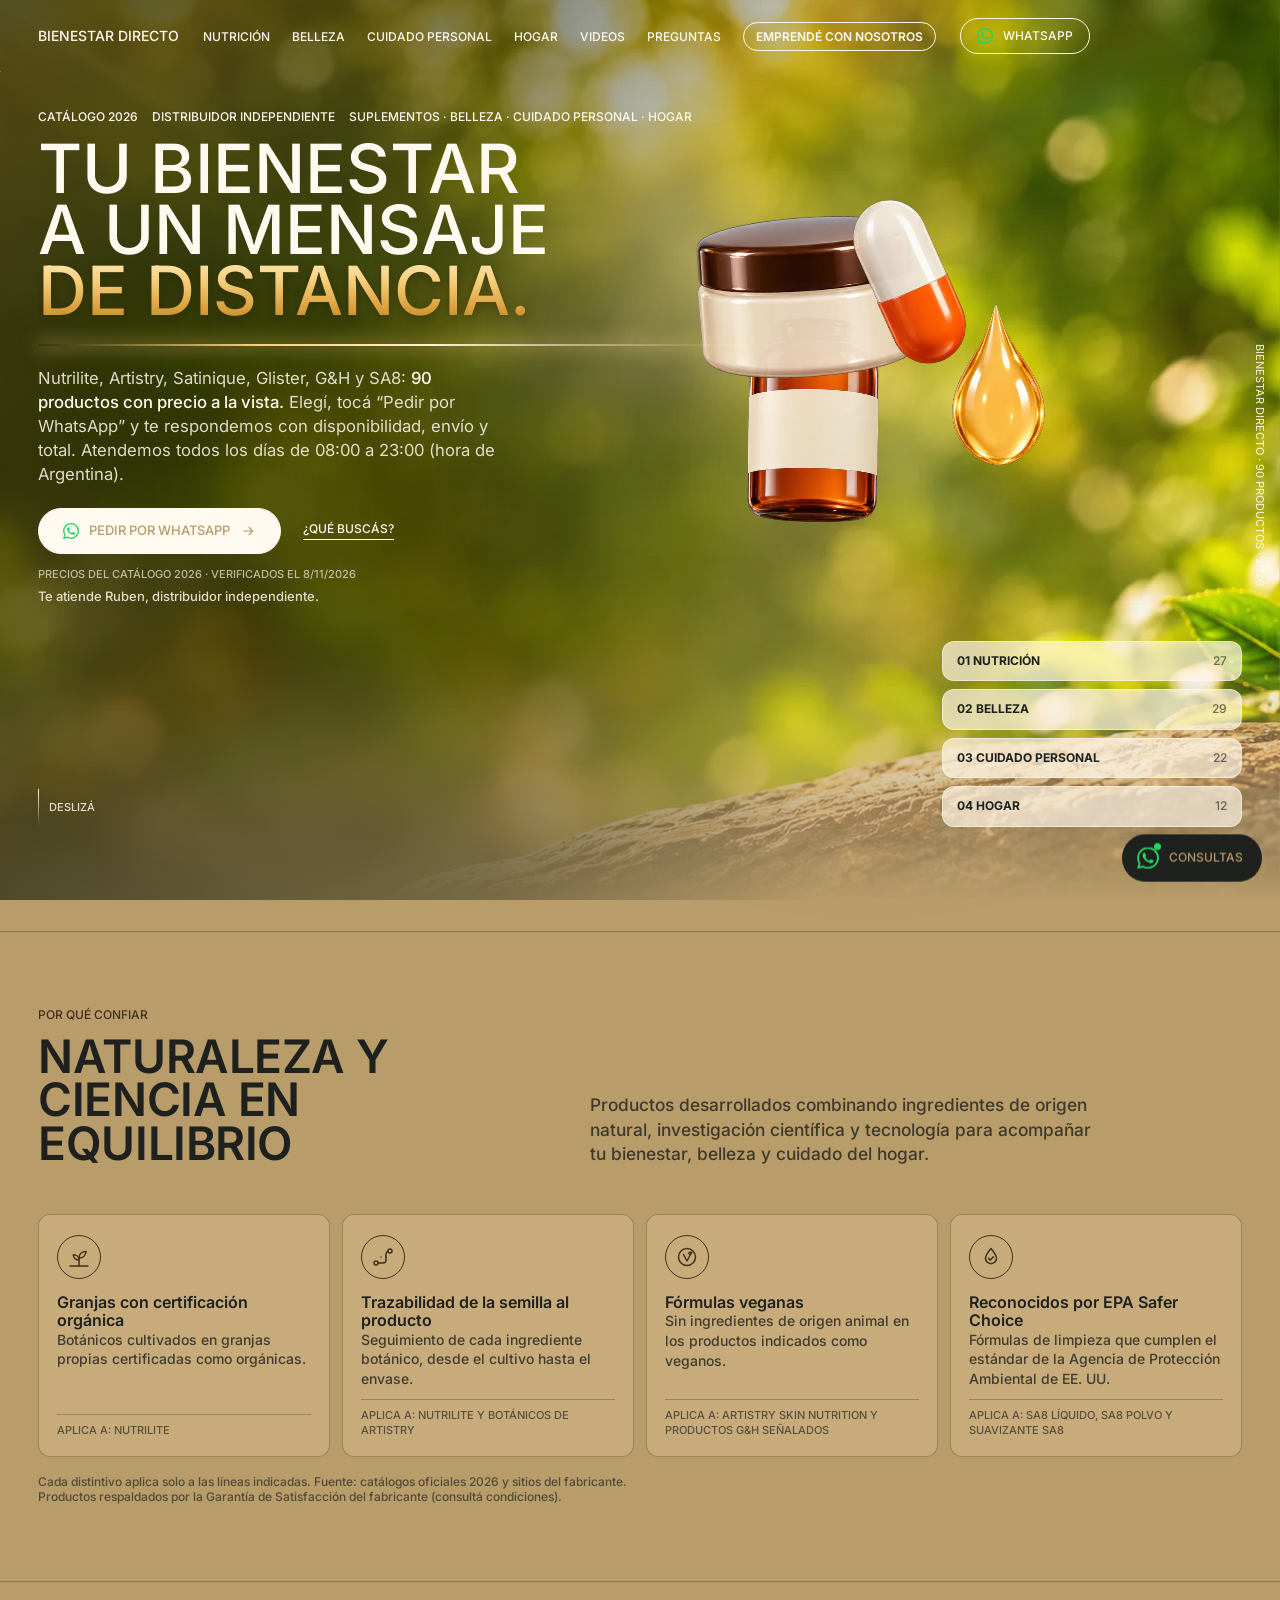
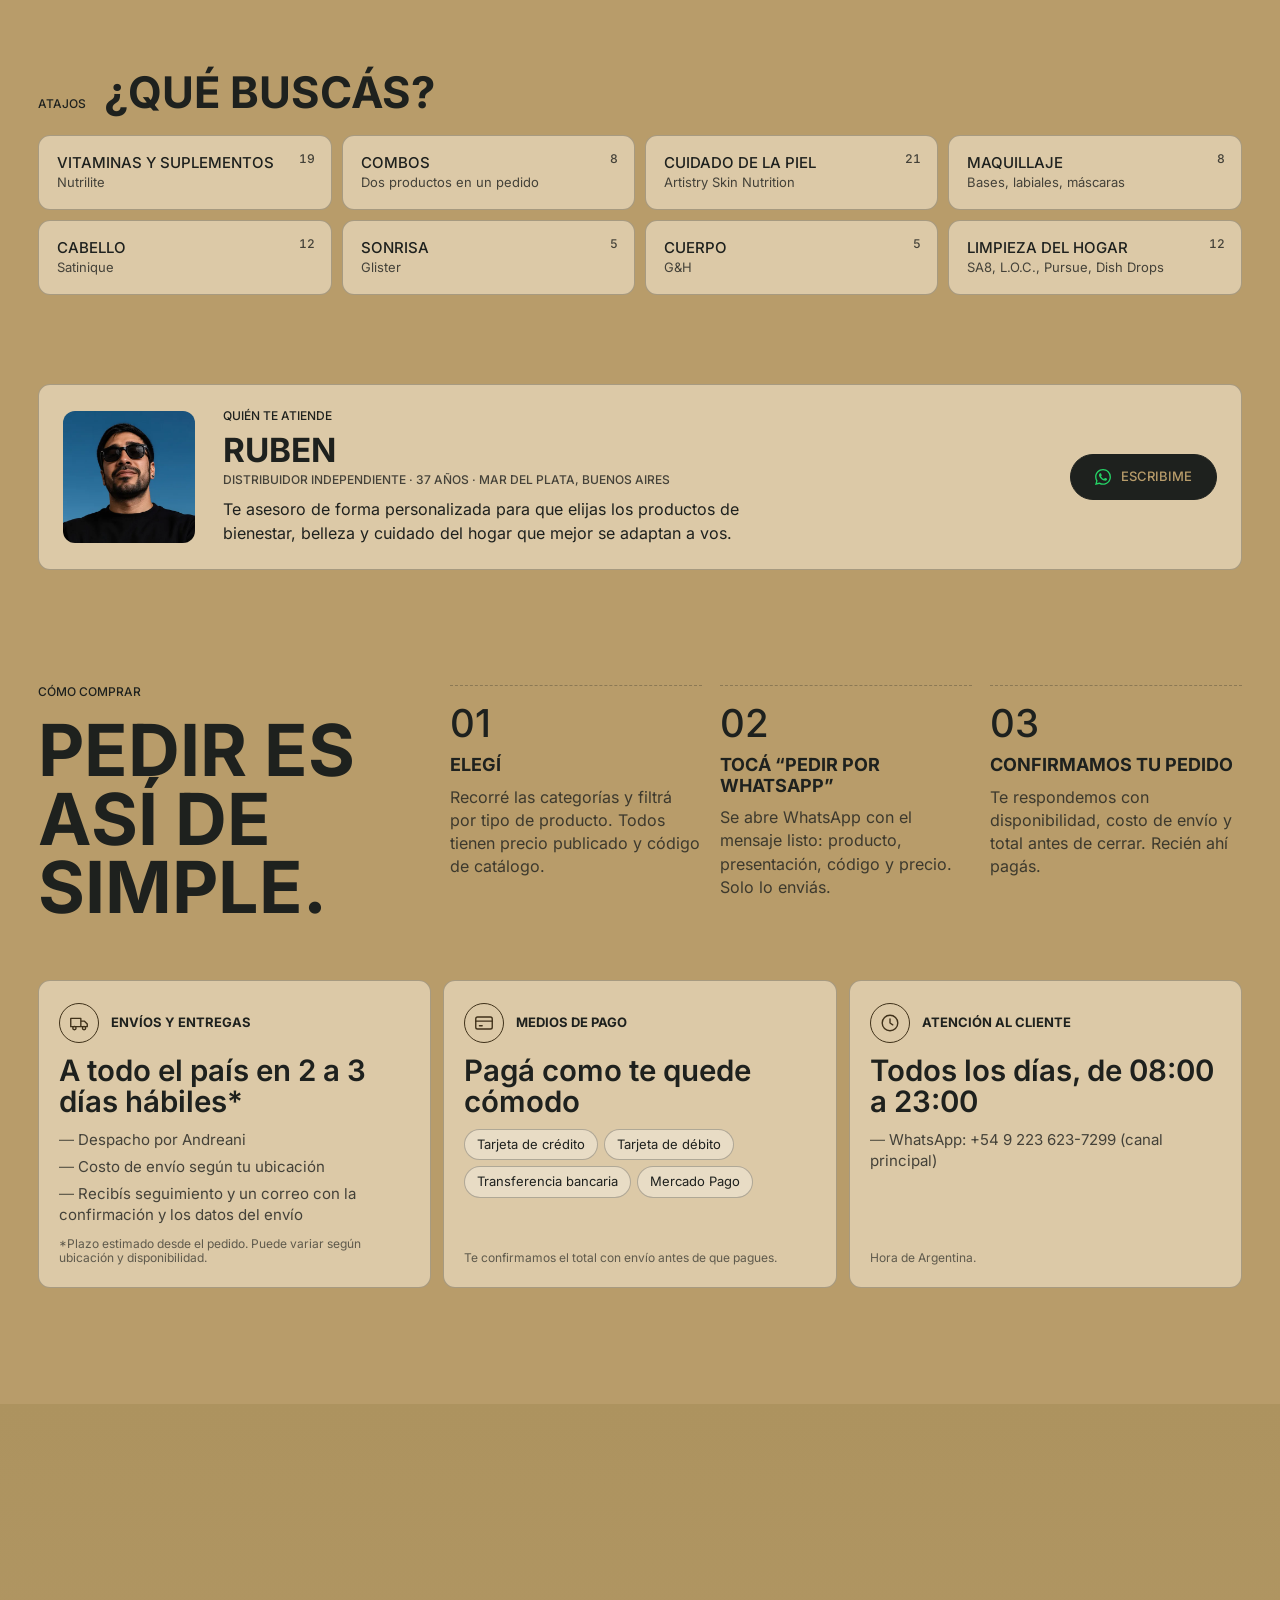
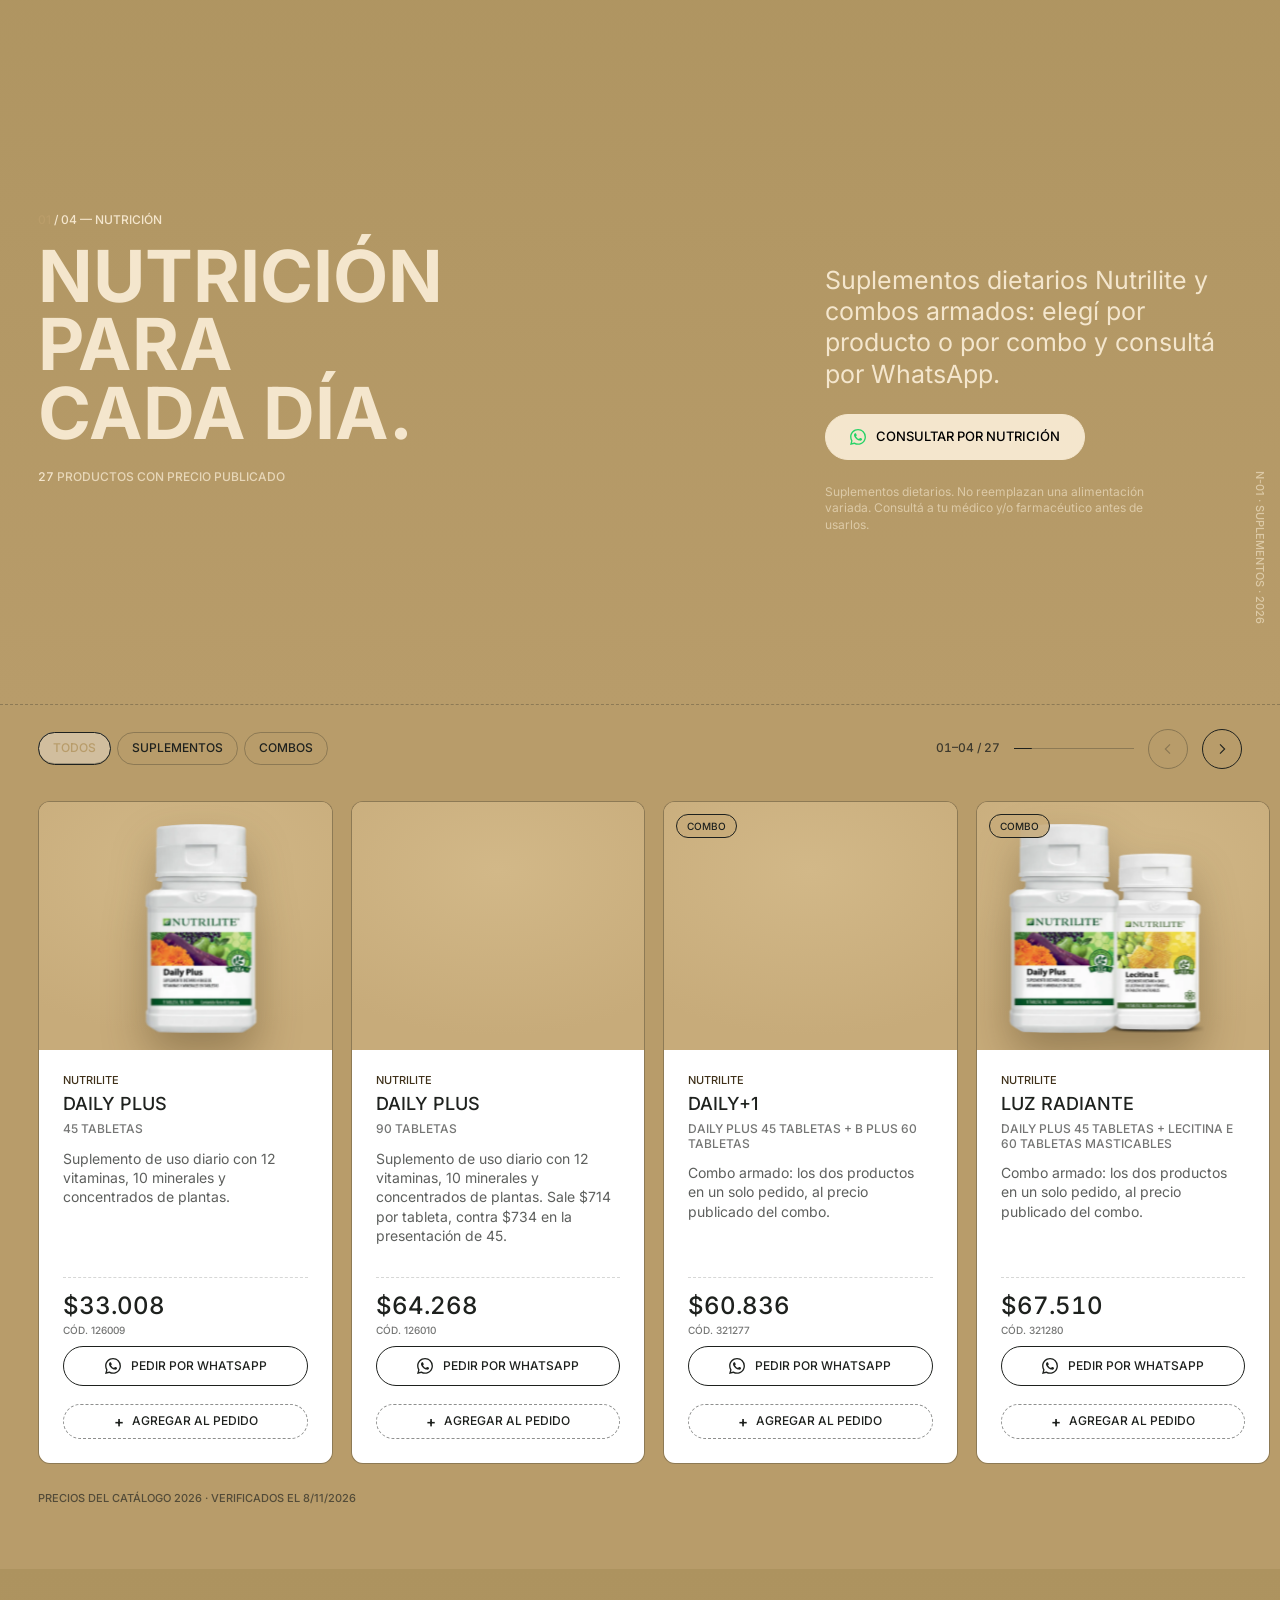
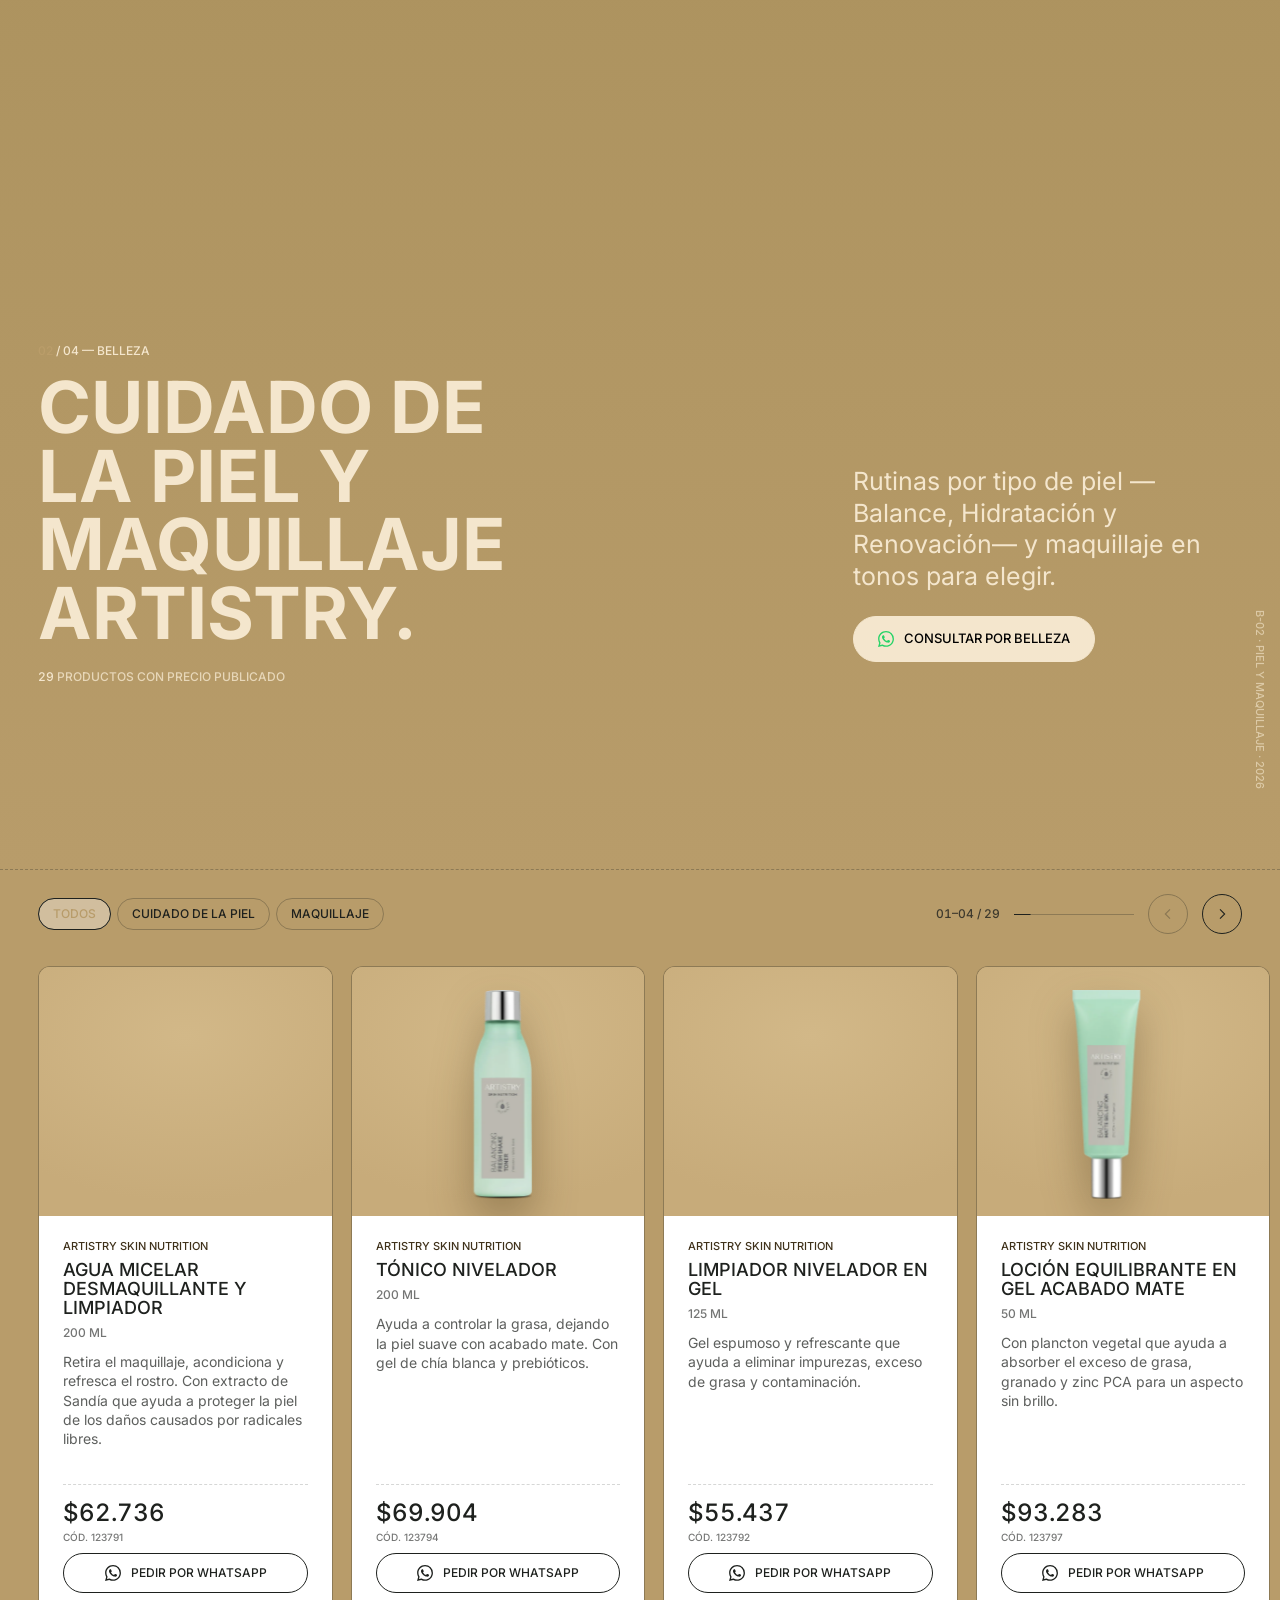
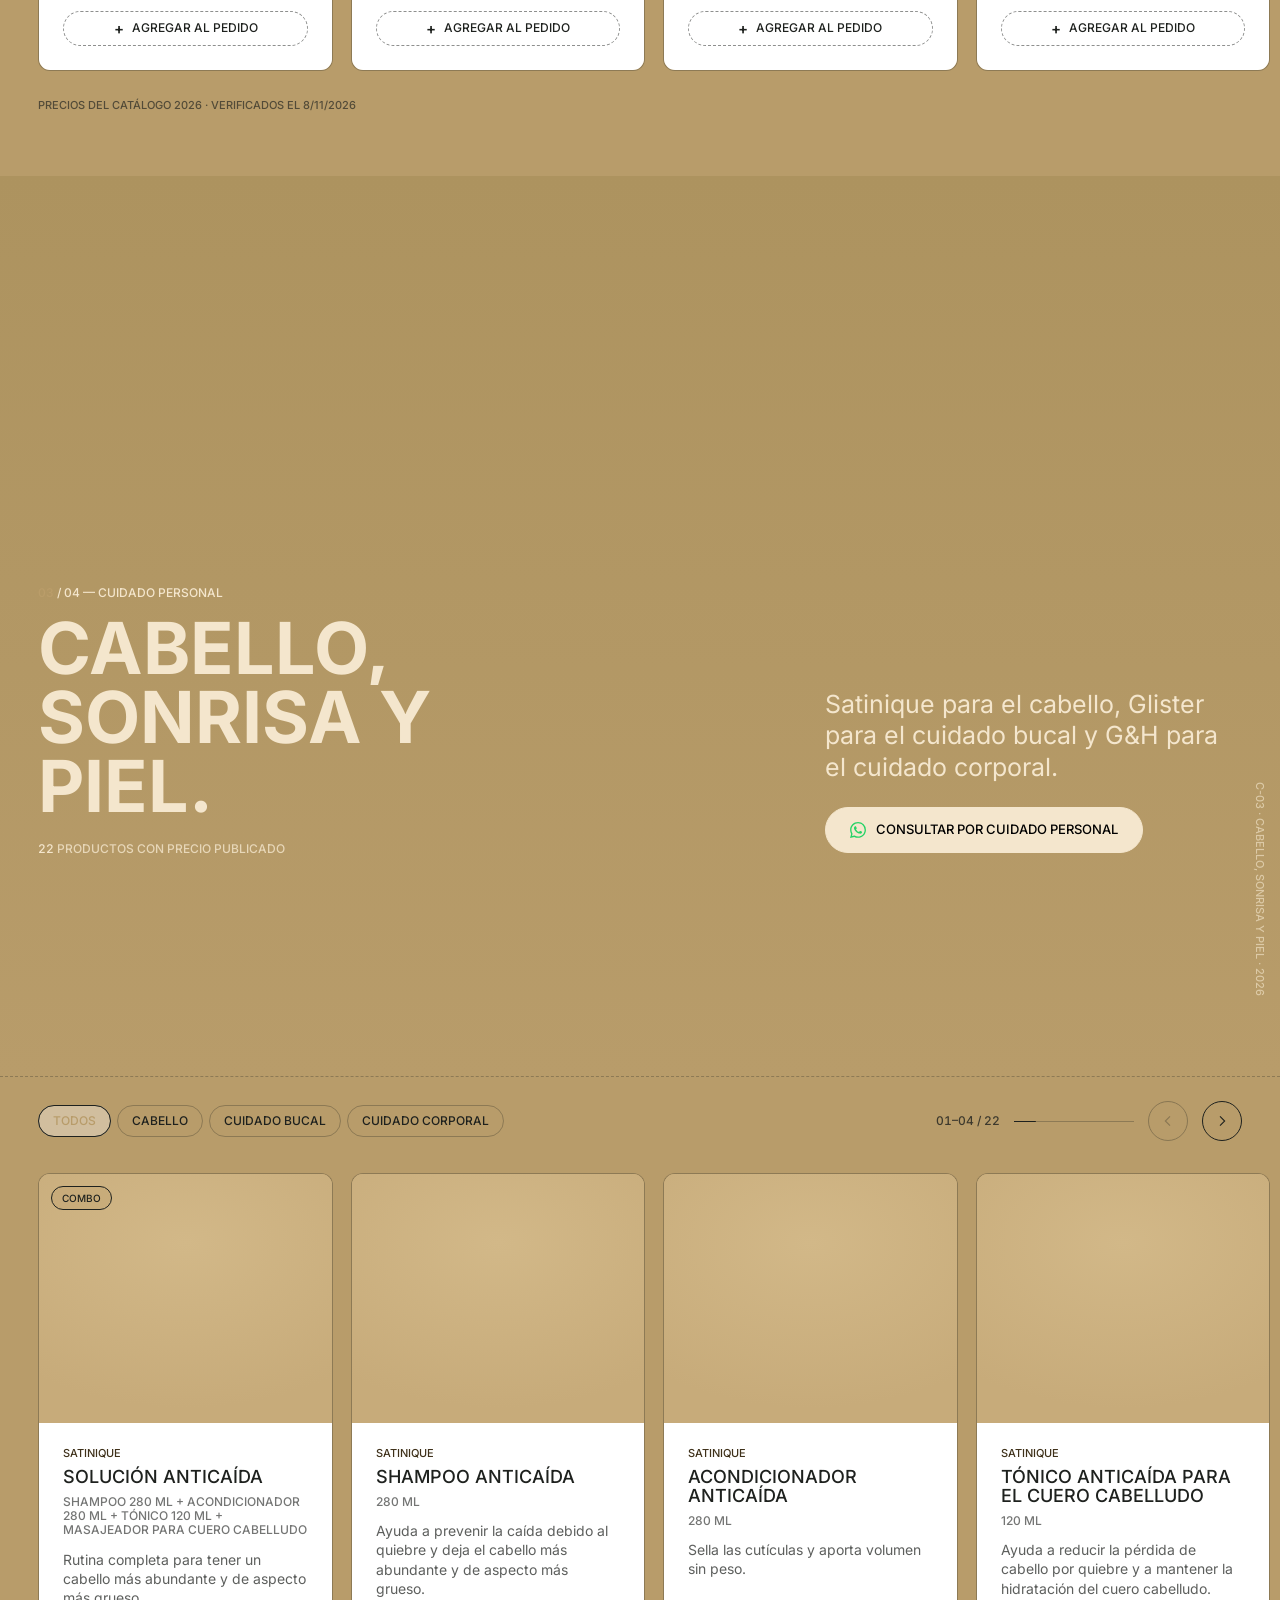
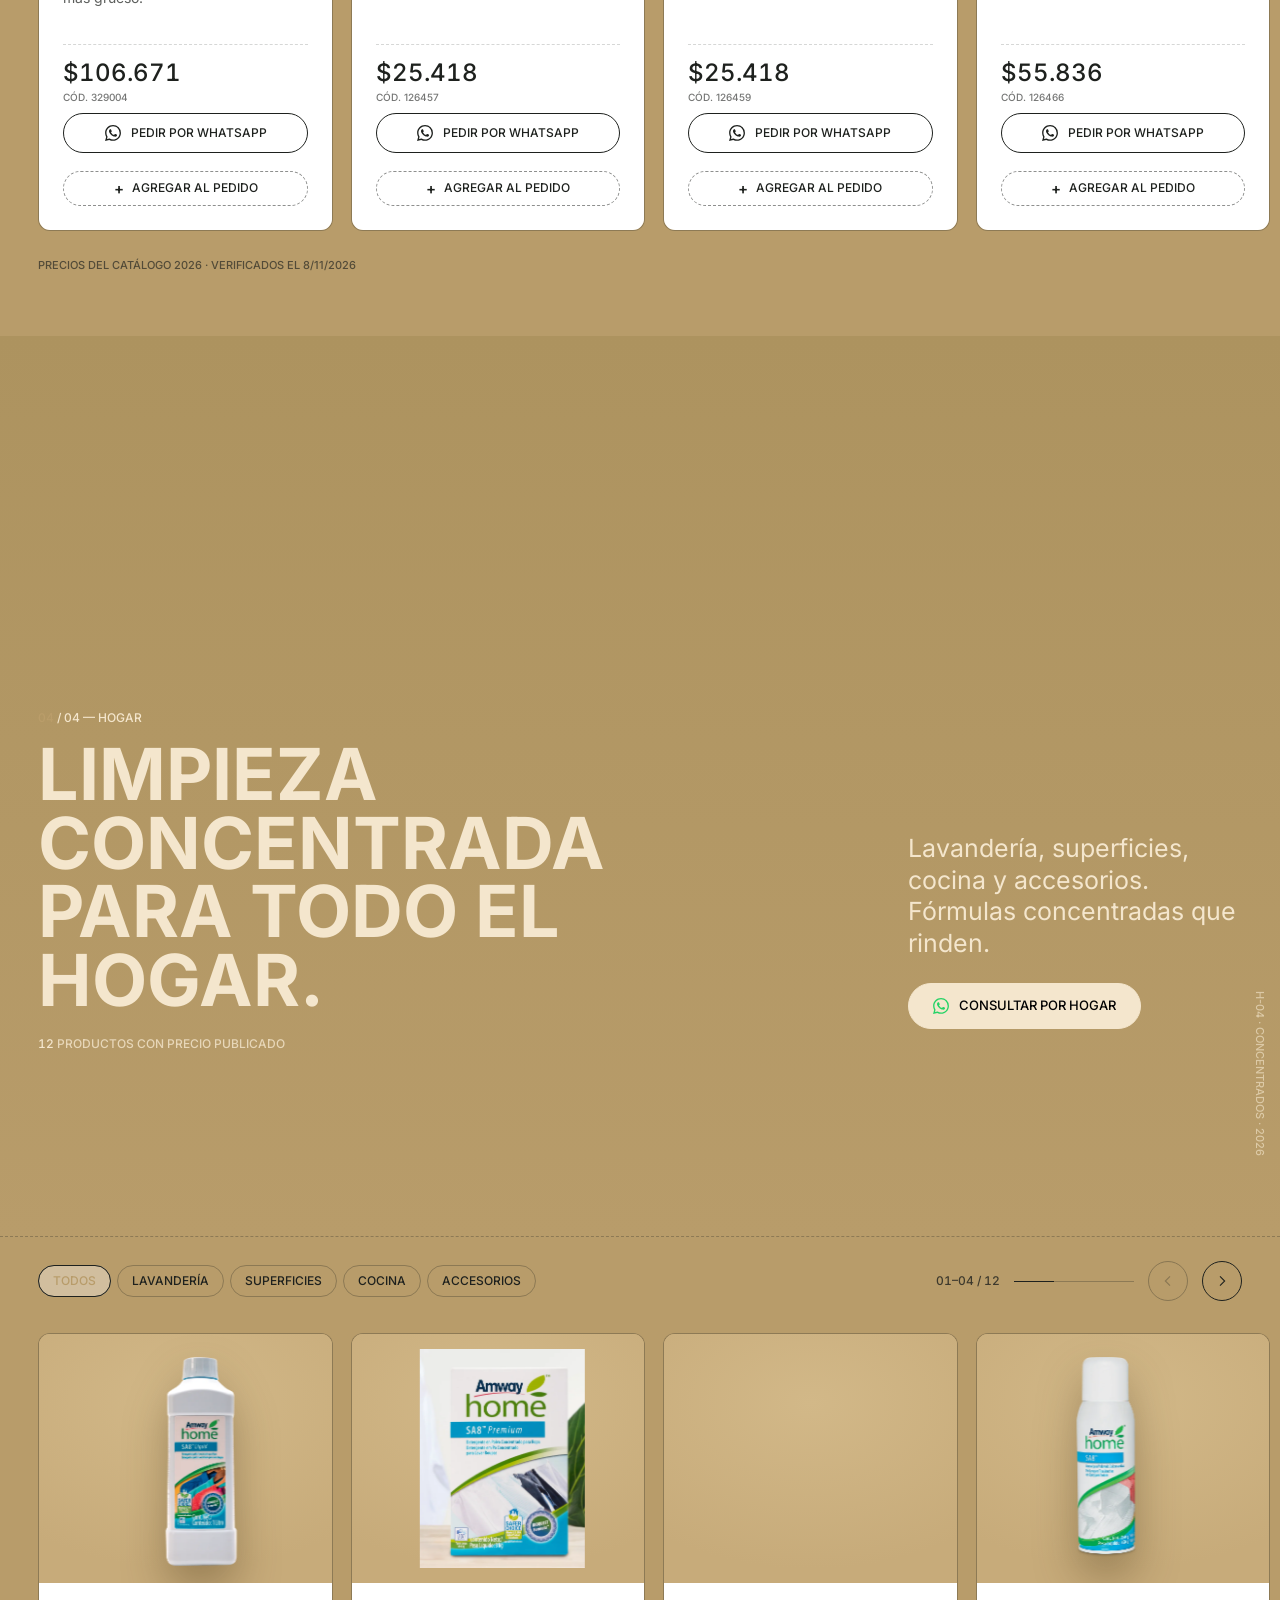
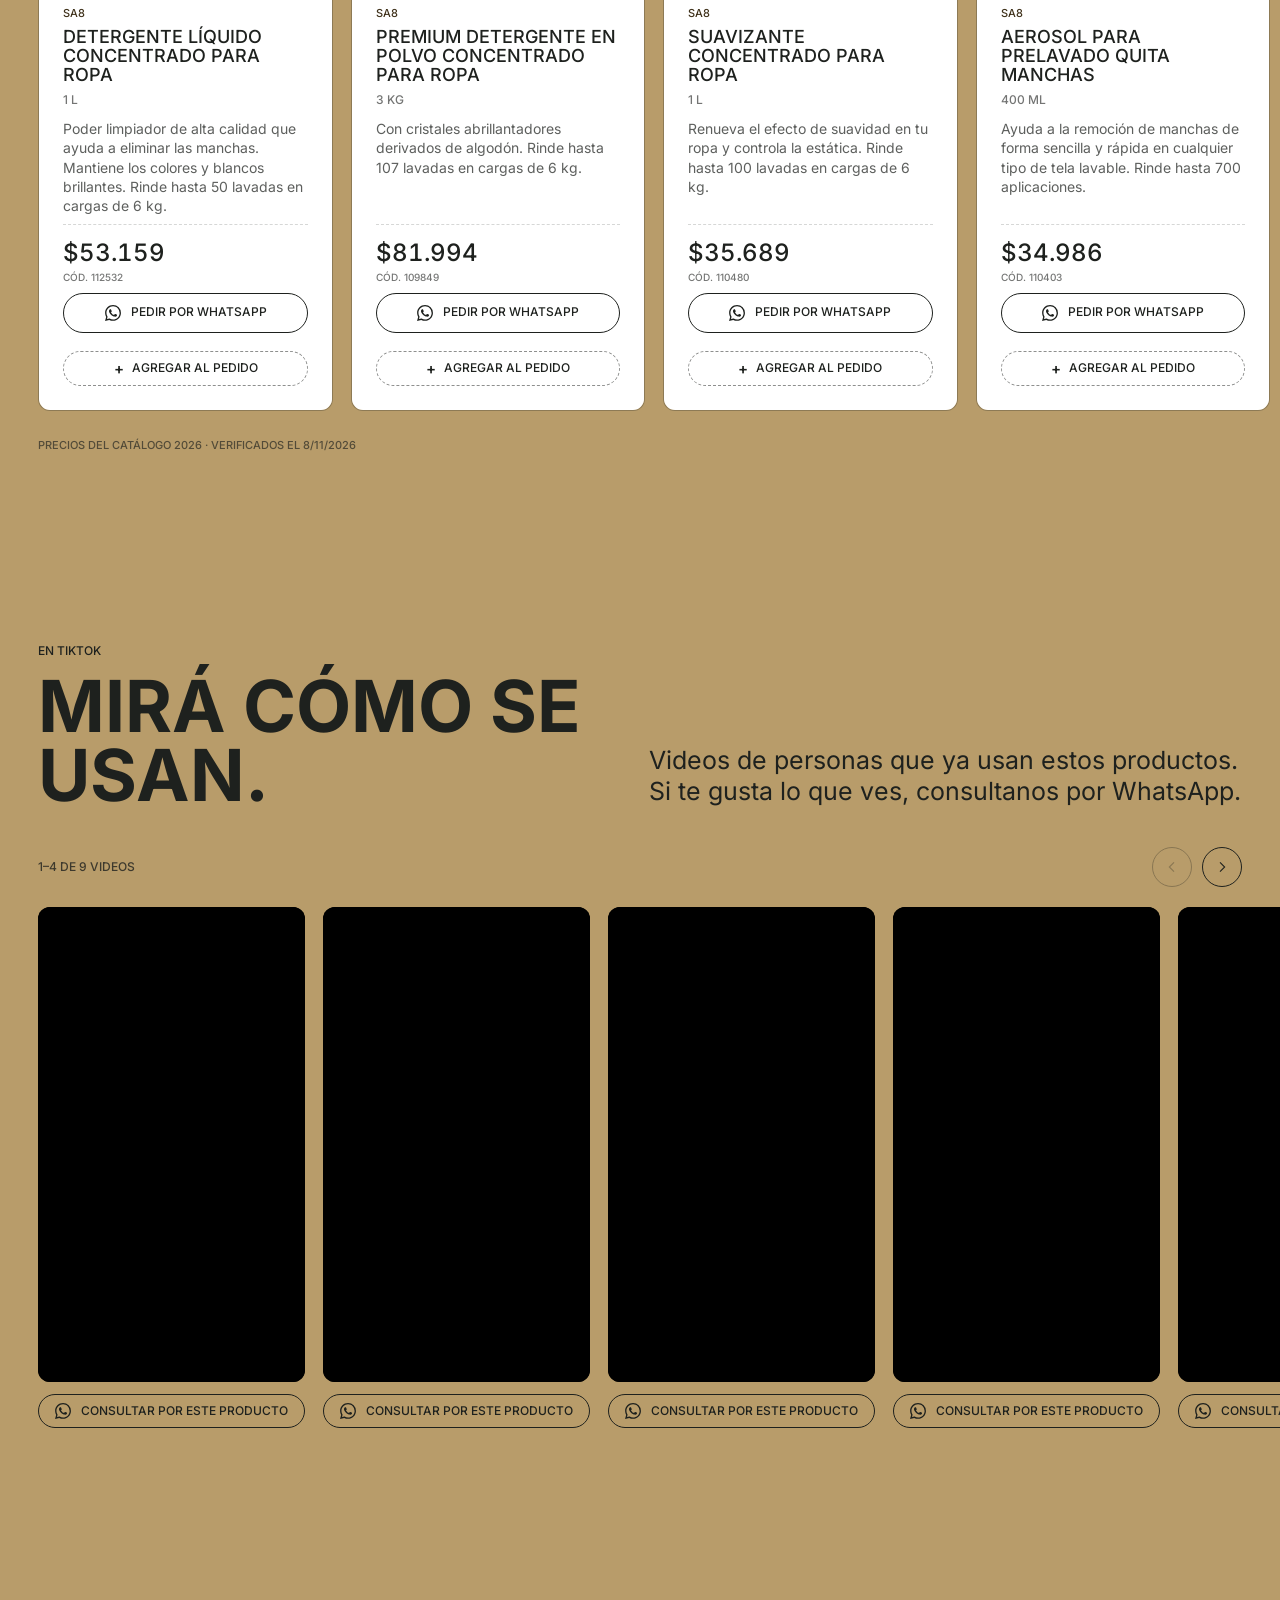
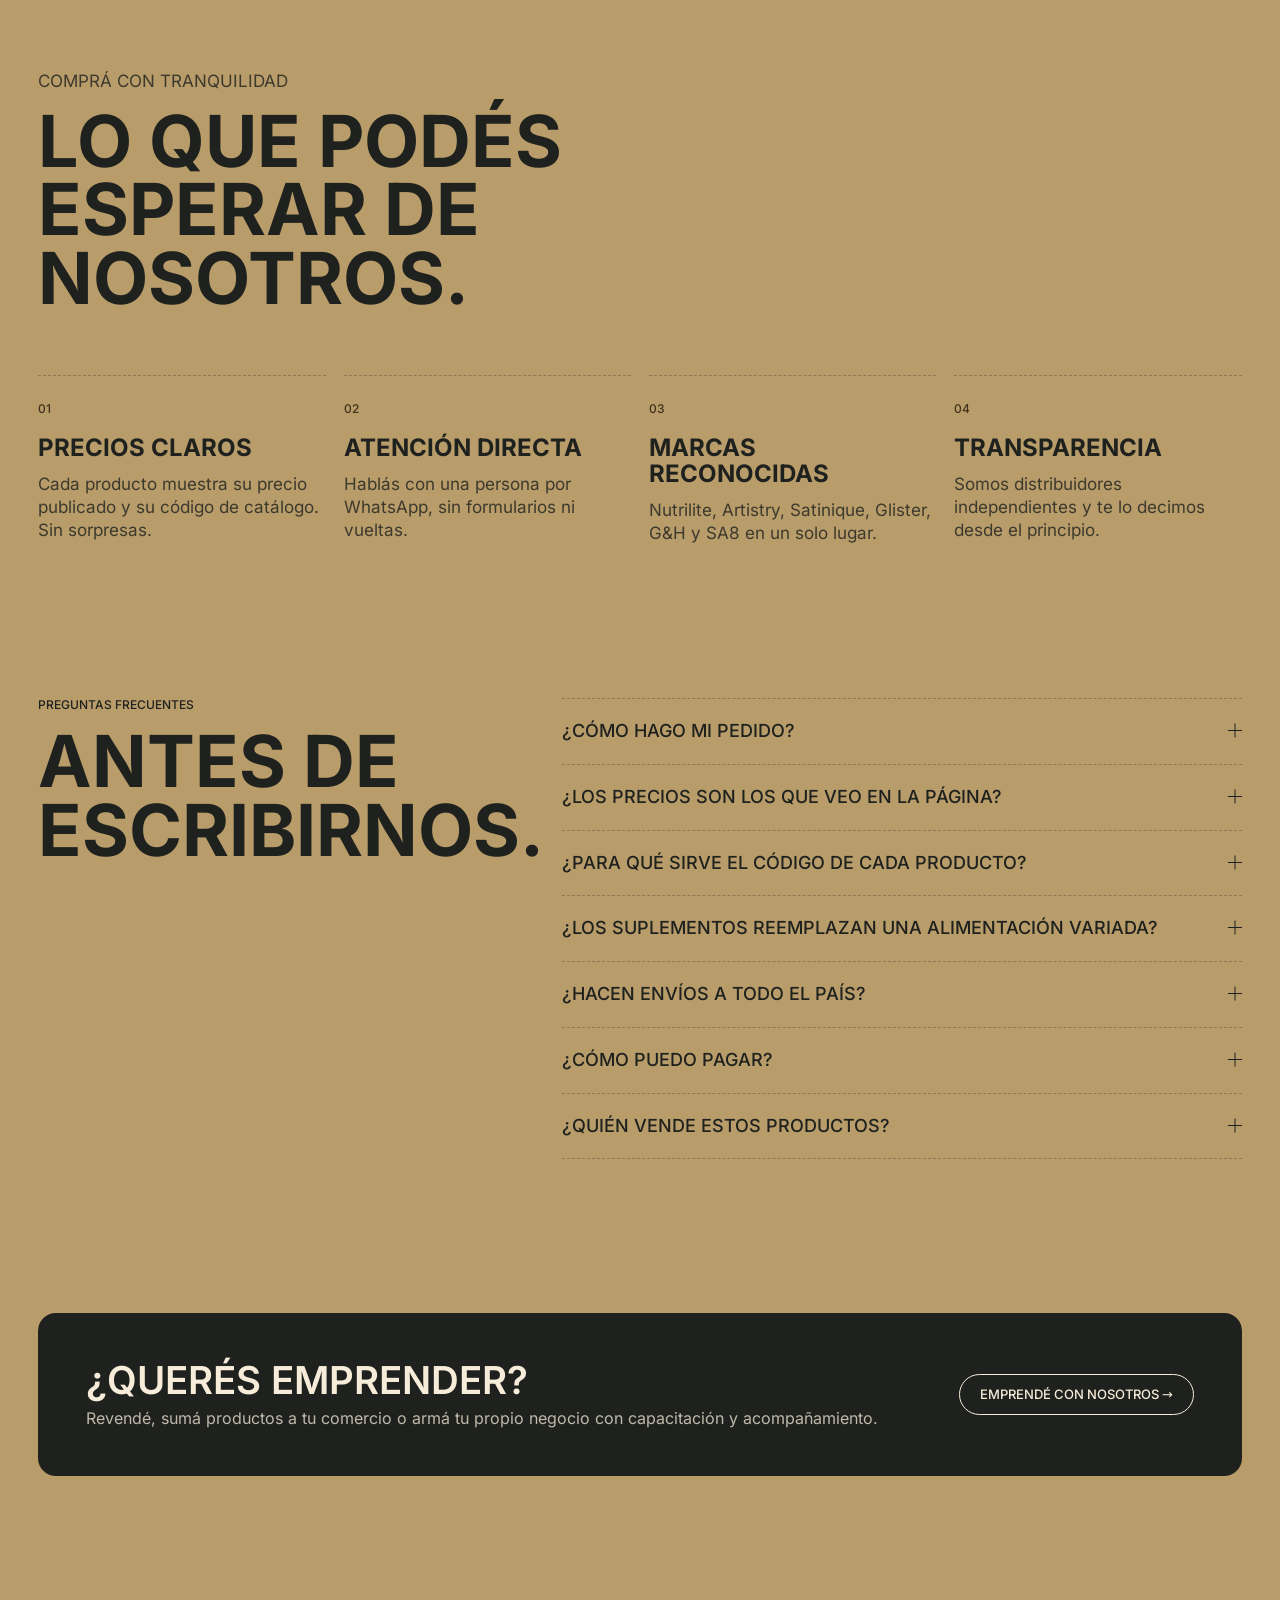
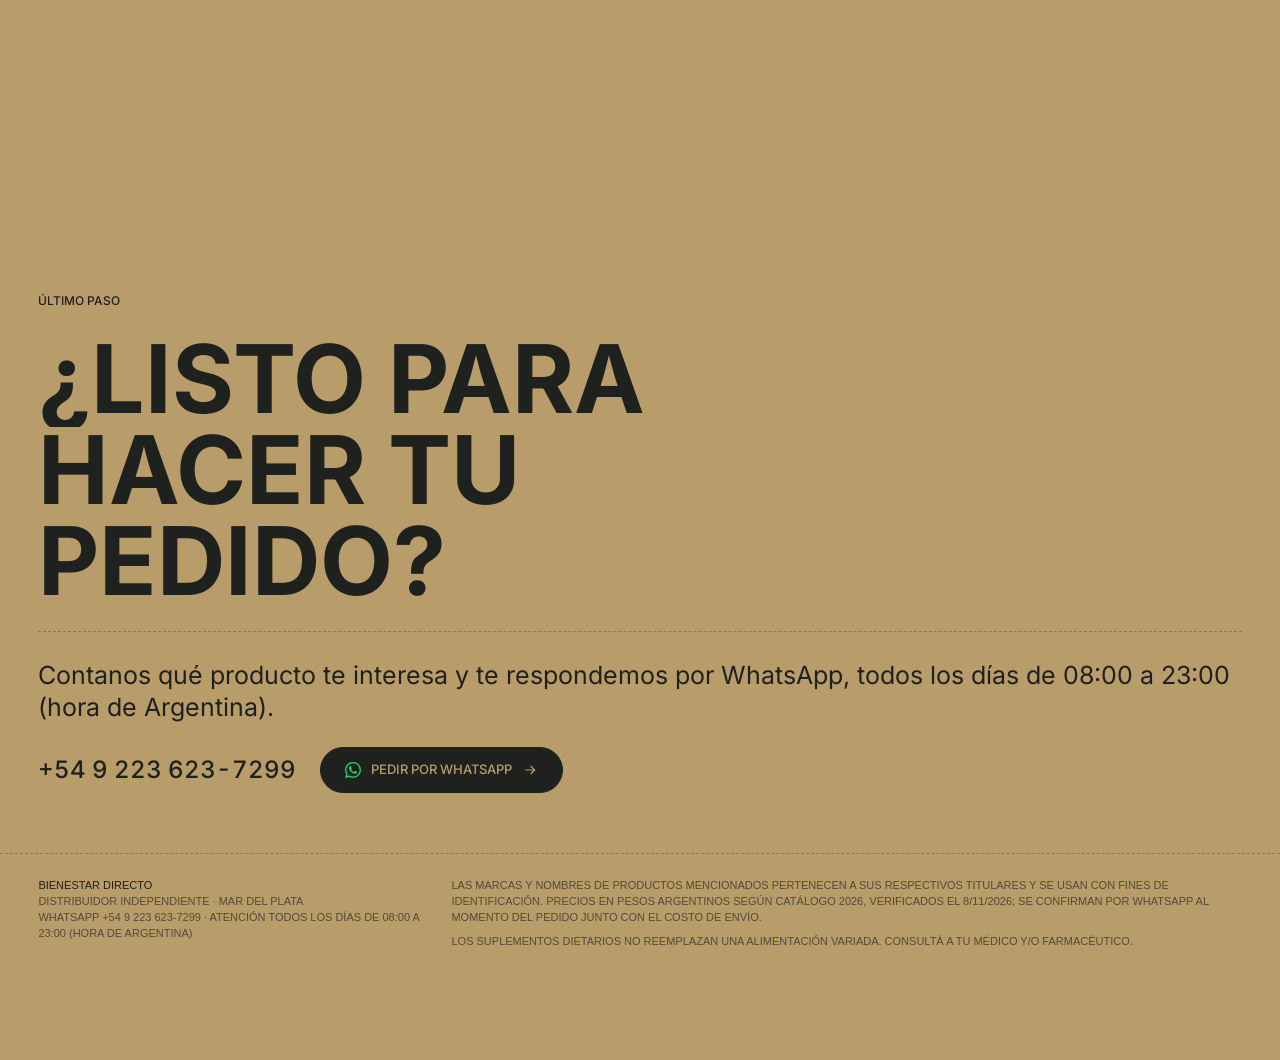
<file: index.html>
<!DOCTYPE html>
<html lang="es-AR" class="no-js" data-wa="5492236237299">
<head>
<meta charset="utf-8">
<meta name="viewport" content="width=device-width,initial-scale=1,viewport-fit=cover">
<title>Bienestar Directo | Suplementos, belleza, cuidado personal y hogar con precios y pedido por WhatsApp</title>
<meta name="description" content="90 productos con precio publicado: Nutrilite, Artistry, Satinique, Glister, G&amp;H y SA8. Elegí y consultá por WhatsApp en un toque.">
<meta name="theme-color" content="#a58c5d">
<meta name="color-scheme" content="light">
<link rel="icon" href="assets/favicon.svg" type="image/svg+xml">
<link rel="preload" href="assets/fonts/inter-var.woff2" as="font" type="font/woff2" crossorigin>
<meta property="og:type" content="website"><meta property="og:locale" content="es_AR">
<meta property="og:title" content="Bienestar Directo | Suplementos, belleza, cuidado personal y hogar con precios y pedido por WhatsApp"><meta property="og:description" content="90 productos con precio publicado: Nutrilite, Artistry, Satinique, Glister, G&amp;H y SA8. Elegí y consultá por WhatsApp en un toque.">
<meta property="og:image" content="https://bienestardirecto.github.io/salud.y.bienestar/assets/og.png"><meta property="og:image:width" content="1200"><meta property="og:image:height" content="630">
<meta name="twitter:card" content="summary_large_image"><meta property="og:url" content="https://bienestardirecto.github.io/salud.y.bienestar/"><link rel="canonical" href="https://bienestardirecto.github.io/salud.y.bienestar/">
<link rel="stylesheet" href="assets/style.css">
<script>(function(d){var h=d.documentElement;h.classList.remove('no-js');if(!matchMedia('(prefers-reduced-motion: reduce)').matches){h.classList.add('motion');setTimeout(function(){if(!window.__motionReady)h.classList.remove('motion')},3000)}})(document)</script>

<script type="application/ld+json">{"@context":"https://schema.org","@graph":[{"@type":"WebSite","name":"Bienestar Directo","inLanguage":"es-AR"},{"@type":"Store","name":"Bienestar Directo","areaServed":{"@type":"Country","name":"Argentina"},"address":{"@type":"PostalAddress","addressLocality":"Mar del Plata","addressRegion":"Buenos Aires","addressCountry":"AR"},"telephone":"+5492236237299","openingHoursSpecification":{"@type":"OpeningHoursSpecification","dayOfWeek":["Monday","Tuesday","Wednesday","Thursday","Friday","Saturday","Sunday"],"opens":"08:00","closes":"23:00"},"paymentAccepted":"Tarjeta de crédito, Tarjeta de débito, Transferencia bancaria, Mercado Pago"},{"@type":"ItemList","name":"Catálogo Bienestar Directo","itemListElement":[{"@type":"ListItem","position":1,"item":{"@type":"Product","name":"Daily Plus 45 tabletas","brand":{"@type":"Brand","name":"Nutrilite"},"offers":{"@type":"Offer","price":"33008.00","priceCurrency":"ARS"},"sku":"126009"}},{"@type":"ListItem","position":2,"item":{"@type":"Product","name":"Daily Plus 90 tabletas","brand":{"@type":"Brand","name":"Nutrilite"},"offers":{"@type":"Offer","price":"64268.00","priceCurrency":"ARS"},"sku":"126010"}},{"@type":"ListItem","position":3,"item":{"@type":"Product","name":"Daily+1 Daily Plus 45 tabletas + B Plus 60 tabletas","brand":{"@type":"Brand","name":"Nutrilite"},"offers":{"@type":"Offer","price":"60836.00","priceCurrency":"ARS"},"sku":"321277"}},{"@type":"ListItem","position":4,"item":{"@type":"Product","name":"Luz Radiante Daily Plus 45 tabletas + Lecitina E 60 tabletas masticables","brand":{"@type":"Brand","name":"Nutrilite"},"offers":{"@type":"Offer","price":"67510.00","priceCurrency":"ARS"},"sku":"321280"}},{"@type":"ListItem","position":5,"item":{"@type":"Product","name":"Respuesta Óptima Daily Plus 45 tabletas + C Plus 60 tabletas","brand":{"@type":"Brand","name":"Nutrilite"},"offers":{"@type":"Offer","price":"61417.00","priceCurrency":"ARS"},"sku":"321288"}},{"@type":"ListItem","position":6,"item":{"@type":"Product","name":"Muévete Libre Daily Plus 90 tabletas + Proteína Vegetal envase con 450 g","brand":{"@type":"Brand","name":"Nutrilite"},"offers":{"@type":"Offer","price":"133537.00","priceCurrency":"ARS"},"sku":"321291"}},{"@type":"ListItem","position":7,"item":{"@type":"Product","name":"Vive Libre Daily Plus 90 tabletas + Fibra en Polvo 30 sobres de 4,5 g c/u","brand":{"@type":"Brand","name":"Nutrilite"},"offers":{"@type":"Offer","price":"123519.00","priceCurrency":"ARS"},"sku":"321296"}},{"@type":"ListItem","position":8,"item":{"@type":"Product","name":"Ilumina y Resplandece Daily Plus 45 tabletas + Vitamina C+HA3 12 ml","brand":{"@type":"Brand","name":"Nutrilite"},"offers":{"@type":"Offer","price":"109718.00","priceCurrency":"ARS"},"sku":"323973"}},{"@type":"ListItem","position":9,"item":{"@type":"Product","name":"Equilibra Tu Vida Daily Plus 45 tabletas + Triple Omega-3 45 cápsulas","brand":{"@type":"Brand","name":"Nutrilite"},"offers":{"@type":"Offer","price":"106789.00","priceCurrency":"ARS"},"sku":"327950"}},{"@type":"ListItem","position":10,"item":{"@type":"Product","name":"Multicaroteno Natural 90 cápsulas","brand":{"@type":"Brand","name":"Nutrilite"},"offers":{"@type":"Offer","price":"45964.00","priceCurrency":"ARS"},"sku":"109536"}},{"@type":"ListItem","position":11,"item":{"@type":"Product","name":"C Plus 60 tabletas","brand":{"@type":"Brand","name":"Nutrilite"},"offers":{"@type":"Offer","price":"28409.00","priceCurrency":"ARS"},"sku":"109741"}},{"@type":"ListItem","position":12,"item":{"@type":"Product","name":"Multi-Carotene Spectrum 60 cápsulas blandas","brand":{"@type":"Brand","name":"Nutrilite"},"offers":{"@type":"Offer","price":"52759.00","priceCurrency":"ARS"},"sku":"124321"}},{"@type":"ListItem","position":13,"item":{"@type":"Product","name":"Triple Omega-3 45 cápsulas","brand":{"@type":"Brand","name":"Nutrilite"},"offers":{"@type":"Offer","price":"73781.00","priceCurrency":"ARS"},"sku":"126130"}},{"@type":"ListItem","position":14,"item":{"@type":"Product","name":"Lecitina E 60 tabletas masticables","brand":{"@type":"Brand","name":"Nutrilite"},"offers":{"@type":"Offer","price":"34502.00","priceCurrency":"ARS"},"sku":"122174"}},{"@type":"ListItem","position":15,"item":{"@type":"Product","name":"CLA 500 90 cápsulas suaves","brand":{"@type":"Brand","name":"Nutrilite"},"offers":{"@type":"Offer","price":"69600.00","priceCurrency":"ARS"},"sku":"100054"}},{"@type":"ListItem","position":16,"item":{"@type":"Product","name":"Double X 186 tabletas","brand":{"@type":"Brand","name":"Nutrilite"},"offers":{"@type":"Offer","price":"133862.00","priceCurrency":"ARS"},"sku":"120843"}},{"@type":"ListItem","position":17,"item":{"@type":"Product","name":"Cal Mag D 90 tabletas","brand":{"@type":"Brand","name":"Nutrilite"},"offers":{"@type":"Offer","price":"30514.00","priceCurrency":"ARS"},"sku":"110609"}},{"@type":"ListItem","position":18,"item":{"@type":"Product","name":"Tri Iron Folic 90 tabletas","brand":{"@type":"Brand","name":"Nutrilite"},"offers":{"@type":"Offer","price":"33606.00","priceCurrency":"ARS"},"sku":"102046"}},{"@type":"ListItem","position":19,"item":{"@type":"Product","name":"HSN 60 tabletas","brand":{"@type":"Brand","name":"Nutrilite"},"offers":{"@type":"Offer","price":"30405.00","priceCurrency":"ARS"},"sku":"106678"}},{"@type":"ListItem","position":20,"item":{"@type":"Product","name":"Probiotic 30 sobres de 1,5 g c/u","brand":{"@type":"Brand","name":"Nutrilite"},"offers":{"@type":"Offer","price":"87952.00","priceCurrency":"ARS"},"sku":"120571"}},{"@type":"ListItem","position":21,"item":{"@type":"Product","name":"NutriHábitos Proteína Vegetal + Fibra en Polvo + Mezcla con Probióticos + Cal Mag D + guía y recetario + bolsa edición especial","brand":{"@type":"Brand","name":"Nutrilite"},"offers":{"@type":"Offer","price":"246986.00","priceCurrency":"ARS"},"sku":"321319"}},{"@type":"ListItem","position":22,"item":{"@type":"Product","name":"Nutrilite Kids 60 tabletas masticables","brand":{"@type":"Brand","name":"Nutrilite"},"offers":{"@type":"Offer","price":"33008.00","priceCurrency":"ARS"},"sku":"123043"}},{"@type":"ListItem","position":23,"item":{"@type":"Product","name":"B Plus 60 tabletas","brand":{"@type":"Brand","name":"Nutrilite"},"offers":{"@type":"Offer","price":"27828.00","priceCurrency":"ARS"},"sku":"110178"}},{"@type":"ListItem","position":24,"item":{"@type":"Product","name":"Proteína Vegetal Envase con 450 g","brand":{"@type":"Brand","name":"Nutrilite"},"offers":{"@type":"Offer","price":"69269.00","priceCurrency":"ARS"},"sku":"110415"}},{"@type":"ListItem","position":25,"item":{"@type":"Product","name":"Fibra en Polvo 30 sobres de 4,5 g c/u","brand":{"@type":"Brand","name":"Nutrilite"},"offers":{"@type":"Offer","price":"59251.00","priceCurrency":"ARS"},"sku":"102736"}},{"@type":"ListItem","position":26,"item":{"@type":"Product","name":"Té BodyKey Herbal Mix Envase con 51 g","brand":{"@type":"Brand","name":"BodyKey by Nutrilite"},"offers":{"@type":"Offer","price":"37862.00","priceCurrency":"ARS"},"sku":"286169"}},{"@type":"ListItem","position":27,"item":{"@type":"Product","name":"Collagen +C Contenido: 150 g","brand":{"@type":"Brand","name":"Nutrilite"},"offers":{"@type":"Offer","price":"85463.00","priceCurrency":"ARS"},"sku":"315249"}},{"@type":"ListItem","position":28,"item":{"@type":"Product","name":"Agua Micelar Desmaquillante y Limpiador 200 ml","brand":{"@type":"Brand","name":"Artistry Skin Nutrition"},"offers":{"@type":"Offer","price":"62736.00","priceCurrency":"ARS"},"sku":"123791"}},{"@type":"ListItem","position":29,"item":{"@type":"Product","name":"Tónico Nivelador 200 ml","brand":{"@type":"Brand","name":"Artistry Skin Nutrition"},"offers":{"@type":"Offer","price":"69904.00","priceCurrency":"ARS"},"sku":"123794"}},{"@type":"ListItem","position":30,"item":{"@type":"Product","name":"Limpiador Nivelador en Gel 125 ml","brand":{"@type":"Brand","name":"Artistry Skin Nutrition"},"offers":{"@type":"Offer","price":"55437.00","priceCurrency":"ARS"},"sku":"123792"}},{"@type":"ListItem","position":31,"item":{"@type":"Product","name":"Loción Equilibrante en Gel Acabado Mate 50 ml","brand":{"@type":"Brand","name":"Artistry Skin Nutrition"},"offers":{"@type":"Offer","price":"93283.00","priceCurrency":"ARS"},"sku":"123797"}},{"@type":"ListItem","position":32,"item":{"@type":"Product","name":"Loción Niveladora de Día con Acabado Mate FPS 30 50 ml","brand":{"@type":"Brand","name":"Artistry Skin Nutrition"},"offers":{"@type":"Offer","price":"93283.00","priceCurrency":"ARS"},"sku":"123799"}},{"@type":"ListItem","position":33,"item":{"@type":"Product","name":"Limpiador Hidratante en Mousse 145 ml","brand":{"@type":"Brand","name":"Artistry Skin Nutrition"},"offers":{"@type":"Offer","price":"77179.00","priceCurrency":"ARS"},"sku":"123793"}},{"@type":"ListItem","position":34,"item":{"@type":"Product","name":"Tónico Hidratante y Suavizante 200 ml","brand":{"@type":"Brand","name":"Artistry Skin Nutrition"},"offers":{"@type":"Offer","price":"69904.00","priceCurrency":"ARS"},"sku":"123795"}},{"@type":"ListItem","position":35,"item":{"@type":"Product","name":"Loción Hidratante de Día FPS 30 50 ml","brand":{"@type":"Brand","name":"Artistry Skin Nutrition"},"offers":{"@type":"Offer","price":"102695.00","priceCurrency":"ARS"},"sku":"123800"}},{"@type":"ListItem","position":36,"item":{"@type":"Product","name":"Crema Hidratante 50 g","brand":{"@type":"Brand","name":"Artistry Skin Nutrition"},"offers":{"@type":"Offer","price":"102695.00","priceCurrency":"ARS"},"sku":"123798"}},{"@type":"ListItem","position":37,"item":{"@type":"Product","name":"Crema Hidratante para el Contorno de Ojos 15 ml","brand":{"@type":"Brand","name":"Artistry Skin Nutrition"},"offers":{"@type":"Offer","price":"91579.00","priceCurrency":"ARS"},"sku":"123796"}},{"@type":"ListItem","position":38,"item":{"@type":"Product","name":"Tónico Suavizante Renovador 200 ml","brand":{"@type":"Brand","name":"Artistry Skin Nutrition"},"offers":{"@type":"Offer","price":"71528.00","priceCurrency":"ARS"},"sku":"123783"}},{"@type":"ListItem","position":39,"item":{"@type":"Product","name":"Crema de Reactivación Renovadora 150 g","brand":{"@type":"Brand","name":"Artistry Skin Nutrition"},"offers":{"@type":"Offer","price":"126890.00","priceCurrency":"ARS"},"sku":"123785"}},{"@type":"ListItem","position":40,"item":{"@type":"Product","name":"Espuma Limpiadora Renovadora 125 ml","brand":{"@type":"Brand","name":"Artistry Skin Nutrition"},"offers":{"@type":"Offer","price":"78454.00","priceCurrency":"ARS"},"sku":"123781"}},{"@type":"ListItem","position":41,"item":{"@type":"Product","name":"Crema de Reactivación Renovadora para Ojos 15 g","brand":{"@type":"Brand","name":"Artistry Skin Nutrition"},"offers":{"@type":"Offer","price":"115441.00","priceCurrency":"ARS"},"sku":"123784"}},{"@type":"ListItem","position":42,"item":{"@type":"Product","name":"Loción de Reactivación Renovadora FPS 30 50 ml","brand":{"@type":"Brand","name":"Artistry Skin Nutrition"},"offers":{"@type":"Offer","price":"126890.00","priceCurrency":"ARS"},"sku":"123857"}},{"@type":"ListItem","position":43,"item":{"@type":"Product","name":"Protector Solar Multi-Defensa +FPS 50 50 g","brand":{"@type":"Brand","name":"Artistry Skin Nutrition"},"offers":{"@type":"Offer","price":"82610.00","priceCurrency":"ARS"},"sku":"124823"}},{"@type":"ListItem","position":44,"item":{"@type":"Product","name":"Suero Diario de Vitamina C + HA3 12 ml","brand":{"@type":"Brand","name":"Artistry Skin Nutrition"},"offers":{"@type":"Offer","price":"76710.00","priceCurrency":"ARS"},"sku":"125517"}},{"@type":"ListItem","position":45,"item":{"@type":"Product","name":"Mascarilla Facial Iluminadora de Gel con Vitamina C 28 g / Cont. 5 unidades","brand":{"@type":"Brand","name":"Artistry Skin Nutrition"},"offers":{"@type":"Offer","price":"55000.00","priceCurrency":"ARS"},"sku":"128276"}},{"@type":"ListItem","position":46,"item":{"@type":"Product","name":"Mascarilla Nocturna efecto radiante 80 ml","brand":{"@type":"Brand","name":"Artistry Skin Nutrition"},"offers":{"@type":"Offer","price":"96118.00","priceCurrency":"ARS"},"sku":"125575"}},{"@type":"ListItem","position":47,"item":{"@type":"Product","name":"Suero Hidratante de Omega para rostro 20 ml","brand":{"@type":"Brand","name":"Artistry Skin Nutrition"},"offers":{"@type":"Offer","price":"58115.00","priceCurrency":"ARS"},"sku":"128047"}},{"@type":"ListItem","position":48,"item":{"@type":"Product","name":"Mascarilla Facial Hidratante con Omega 22 ml / Cont. 5 unidades","brand":{"@type":"Brand","name":"Artistry Skin Nutrition"},"offers":{"@type":"Offer","price":"32000.00","priceCurrency":"ARS"},"sku":"128275"}},{"@type":"ListItem","position":49,"item":{"@type":"Product","name":"Base de Larga Duración Acabado Matte 30 ml","brand":{"@type":"Brand","name":"Artistry Ever Perfect"},"offers":{"@type":"Offer","price":"71968.00","priceCurrency":"ARS"}}},{"@type":"ListItem","position":50,"item":{"@type":"Product","name":"Polvo Suelto Perfeccionador 16 g","brand":{"@type":"Brand","name":"Artistry Ever Perfect"},"offers":{"@type":"Offer","price":"71968.00","priceCurrency":"ARS"}}},{"@type":"ListItem","position":51,"item":{"@type":"Product","name":"Corrector de maquillaje en suero 6,5 ml","brand":{"@type":"Brand","name":"Artistry Future Glow"},"offers":{"@type":"Offer","price":"50000.00","priceCurrency":"ARS"}}},{"@type":"ListItem","position":52,"item":{"@type":"Product","name":"Lipstick Acabado Matte 3,8 g","brand":{"@type":"Brand","name":"Artistry Go Vibrant"},"offers":{"@type":"Offer","price":"38773.00","priceCurrency":"ARS"}}},{"@type":"ListItem","position":53,"item":{"@type":"Product","name":"Máscara para Pestañas Volumen 3 en 1 7,5 g","brand":{"@type":"Brand","name":"Artistry Go Vibrant"},"offers":{"@type":"Offer","price":"39000.00","priceCurrency":"ARS"},"sku":"127845"}},{"@type":"ListItem","position":54,"item":{"@type":"Product","name":"Máscara + Suero de Pestañas a Prueba de Agua Natural Black 8,5 ml","brand":{"@type":"Brand","name":"Artistry Go Vibrant"},"offers":{"@type":"Offer","price":"55015.00","priceCurrency":"ARS"},"sku":"126740"}},{"@type":"ListItem","position":55,"item":{"@type":"Product","name":"Lápiz Delineador de Ojos a Prueba de Agua 0,1 g","brand":{"@type":"Brand","name":"Artistry Go Vibrant"},"offers":{"@type":"Offer","price":"45993.00","priceCurrency":"ARS"},"sku":"126744"}},{"@type":"ListItem","position":56,"item":{"@type":"Product","name":"Lápiz y Gel de Cejas a Prueba de Agua Dark Brown 0,18 g + gel 2,5 g","brand":{"@type":"Brand","name":"Artistry Go Vibrant"},"offers":{"@type":"Offer","price":"45993.00","priceCurrency":"ARS"},"sku":"126747"}},{"@type":"ListItem","position":57,"item":{"@type":"Product","name":"Solución Anticaída Shampoo 280 ml + Acondicionador 280 ml + Tónico 120 ml + Masajeador para cuero cabelludo","brand":{"@type":"Brand","name":"Satinique"},"offers":{"@type":"Offer","price":"106671.00","priceCurrency":"ARS"},"sku":"329004"}},{"@type":"ListItem","position":58,"item":{"@type":"Product","name":"Shampoo Anticaída 280 ml","brand":{"@type":"Brand","name":"Satinique"},"offers":{"@type":"Offer","price":"25418.00","priceCurrency":"ARS"},"sku":"126457"}},{"@type":"ListItem","position":59,"item":{"@type":"Product","name":"Acondicionador Anticaída 280 ml","brand":{"@type":"Brand","name":"Satinique"},"offers":{"@type":"Offer","price":"25418.00","priceCurrency":"ARS"},"sku":"126459"}},{"@type":"ListItem","position":60,"item":{"@type":"Product","name":"Tónico Anticaída para el Cuero Cabelludo 120 ml","brand":{"@type":"Brand","name":"Satinique"},"offers":{"@type":"Offer","price":"55836.00","priceCurrency":"ARS"},"sku":"126466"}},{"@type":"ListItem","position":61,"item":{"@type":"Product","name":"Shampoo Hidratación y Suavidad 280 ml","brand":{"@type":"Brand","name":"Satinique"},"offers":{"@type":"Offer","price":"25418.00","priceCurrency":"ARS"},"sku":"126449"}},{"@type":"ListItem","position":62,"item":{"@type":"Product","name":"Acondicionador Hidratación y Suavidad 280 ml","brand":{"@type":"Brand","name":"Satinique"},"offers":{"@type":"Offer","price":"25418.00","priceCurrency":"ARS"},"sku":"126451"}},{"@type":"ListItem","position":63,"item":{"@type":"Product","name":"Shampoo Reparador Intensivo 280 ml","brand":{"@type":"Brand","name":"Satinique"},"offers":{"@type":"Offer","price":"25418.00","priceCurrency":"ARS"},"sku":"126452"}},{"@type":"ListItem","position":64,"item":{"@type":"Product","name":"Acondicionador Reparador Intensivo 280 ml","brand":{"@type":"Brand","name":"Satinique"},"offers":{"@type":"Offer","price":"25418.00","priceCurrency":"ARS"},"sku":"126454"}},{"@type":"ListItem","position":65,"item":{"@type":"Product","name":"Tratamiento Reparador Intensivo 250 ml","brand":{"@type":"Brand","name":"Satinique"},"offers":{"@type":"Offer","price":"42389.00","priceCurrency":"ARS"},"sku":"126465"}},{"@type":"ListItem","position":66,"item":{"@type":"Product","name":"Suero en Aceite Capilar de Reparación Intensiva 100 ml","brand":{"@type":"Brand","name":"Satinique"},"offers":{"@type":"Offer","price":"42162.00","priceCurrency":"ARS"},"sku":"126467"}},{"@type":"ListItem","position":67,"item":{"@type":"Product","name":"Loción Reparadora Intensiva 100 ml","brand":{"@type":"Brand","name":"Satinique"},"offers":{"@type":"Offer","price":"41250.00","priceCurrency":"ARS"},"sku":"126468"}},{"@type":"ListItem","position":68,"item":{"@type":"Product","name":"Shampoo Anticaspa 280 ml","brand":{"@type":"Brand","name":"Satinique"},"offers":{"@type":"Offer","price":"25418.00","priceCurrency":"ARS"},"sku":"126463"}},{"@type":"ListItem","position":69,"item":{"@type":"Product","name":"Pasta de Dientes Multiacción con Fluoruro 200 g","brand":{"@type":"Brand","name":"Glister"},"offers":{"@type":"Offer","price":"13739.00","priceCurrency":"ARS"},"sku":"124106"}},{"@type":"ListItem","position":70,"item":{"@type":"Product","name":"Pasta de Dientes Multiacción con Fluoruro 50 g","brand":{"@type":"Brand","name":"Glister"},"offers":{"@type":"Offer","price":"5398.00","priceCurrency":"ARS"},"sku":"124107"}},{"@type":"ListItem","position":71,"item":{"@type":"Product","name":"Cepillo Dental Suave Multiacción 4 unidades","brand":{"@type":"Brand","name":"Glister"},"offers":{"@type":"Offer","price":"27573.00","priceCurrency":"ARS"},"sku":"124109"}},{"@type":"ListItem","position":72,"item":{"@type":"Product","name":"Enjuague Bucal Multiacción 72 ml","brand":{"@type":"Brand","name":"Glister"},"offers":{"@type":"Offer","price":"26881.00","priceCurrency":"ARS"},"sku":"124108"}},{"@type":"ListItem","position":73,"item":{"@type":"Product","name":"Refrescante Bucal en Spray 14 ml","brand":{"@type":"Brand","name":"Glister"},"offers":{"@type":"Offer","price":"12050.00","priceCurrency":"ARS"},"sku":"124111"}},{"@type":"ListItem","position":74,"item":{"@type":"Product","name":"Loción Corporal Refrescante 400 ml","brand":{"@type":"Brand","name":"G&H"},"offers":{"@type":"Offer","price":"41640.00","priceCurrency":"ARS"},"sku":"125893"}},{"@type":"ListItem","position":75,"item":{"@type":"Product","name":"Desodorante y Antitranspirante Roll-On 100 ml","brand":{"@type":"Brand","name":"G&H"},"offers":{"@type":"Offer","price":"11042.00","priceCurrency":"ARS"},"sku":"125896"}},{"@type":"ListItem","position":76,"item":{"@type":"Product","name":"Crema para Manos Nutritiva 75 ml","brand":{"@type":"Brand","name":"G&H"},"offers":{"@type":"Offer","price":"19104.00","priceCurrency":"ARS"},"sku":"125902"}},{"@type":"ListItem","position":77,"item":{"@type":"Product","name":"Barra de Jabón Nutritiva 250 g (3 piezas)","brand":{"@type":"Brand","name":"G&H"},"offers":{"@type":"Offer","price":"20588.00","priceCurrency":"ARS"},"sku":"125913"}},{"@type":"ListItem","position":78,"item":{"@type":"Product","name":"Protector Solar Corporal Vegano FPS 50 135 g","brand":{"@type":"Brand","name":"G&H"},"offers":{"@type":"Offer","price":"55208.00","priceCurrency":"ARS"},"sku":"305275"}},{"@type":"ListItem","position":79,"item":{"@type":"Product","name":"Detergente Líquido Concentrado para Ropa 1 L","brand":{"@type":"Brand","name":"SA8"},"offers":{"@type":"Offer","price":"53159.00","priceCurrency":"ARS"},"sku":"112532"}},{"@type":"ListItem","position":80,"item":{"@type":"Product","name":"Premium Detergente en Polvo Concentrado para Ropa 3 Kg","brand":{"@type":"Brand","name":"SA8"},"offers":{"@type":"Offer","price":"81994.00","priceCurrency":"ARS"},"sku":"109849"}},{"@type":"ListItem","position":81,"item":{"@type":"Product","name":"Suavizante Concentrado para Ropa 1 L","brand":{"@type":"Brand","name":"SA8"},"offers":{"@type":"Offer","price":"35689.00","priceCurrency":"ARS"},"sku":"110480"}},{"@type":"ListItem","position":82,"item":{"@type":"Product","name":"Aerosol para Prelavado Quita Manchas 400 ml","brand":{"@type":"Brand","name":"SA8"},"offers":{"@type":"Offer","price":"34986.00","priceCurrency":"ARS"},"sku":"110403"}},{"@type":"ListItem","position":83,"item":{"@type":"Product","name":"Blanqueador para Múltiples Telas 1 Kg","brand":{"@type":"Brand","name":"SA8"},"offers":{"@type":"Offer","price":"40223.00","priceCurrency":"ARS"},"sku":"124485"}},{"@type":"ListItem","position":84,"item":{"@type":"Product","name":"Concentrado Multiusos 1 L","brand":{"@type":"Brand","name":"L.O.C."},"offers":{"@type":"Offer","price":"34272.00","priceCurrency":"ARS"},"sku":"E0001"}},{"@type":"ListItem","position":85,"item":{"@type":"Product","name":"Limpiador Desinfectante 1 L","brand":{"@type":"Brand","name":"Pursue"},"offers":{"@type":"Offer","price":"38104.00","priceCurrency":"ARS"},"sku":"E3878"}},{"@type":"ListItem","position":86,"item":{"@type":"Product","name":"Lavaplatos Líquido Concentrado 1 L","brand":{"@type":"Brand","name":"DishDrops"},"offers":{"@type":"Offer","price":"37965.00","priceCurrency":"ARS"},"sku":"110488"}},{"@type":"ListItem","position":87,"item":{"@type":"Product","name":"Envase Flexible con Tapa 1 unidad","brand":{"@type":"Brand","name":"Accesorios Hogar"},"offers":{"@type":"Offer","price":"13322.00","priceCurrency":"ARS"},"sku":"110487"}},{"@type":"ListItem","position":88,"item":{"@type":"Product","name":"Botella con Pistola Rociadora 1 unidad (capacidad máxima 500 ml)","brand":{"@type":"Brand","name":"Accesorios Hogar"},"offers":{"@type":"Offer","price":"13322.00","priceCurrency":"ARS"},"sku":"110483"}},{"@type":"ListItem","position":89,"item":{"@type":"Product","name":"Dosificador de Bombeo 1 unidad","brand":{"@type":"Brand","name":"Accesorios Hogar"},"offers":{"@type":"Offer","price":"10988.00","priceCurrency":"ARS"},"sku":"103972"}},{"@type":"ListItem","position":90,"item":{"@type":"Product","name":"Tapa Vertedora y Medidora 1 unidad","brand":{"@type":"Brand","name":"Accesorios Hogar"},"offers":{"@type":"Offer","price":"11195.00","priceCurrency":"ARS"},"sku":"5113"}}]}]}</script>
</head>
<body>
<svg width="0" height="0" style="position:absolute" aria-hidden="true"><symbol id="i-wa" viewBox="0 0 24 24"><path d="M17.472 14.382c-.297-.149-1.758-.867-2.03-.967-.273-.099-.471-.148-.67.15-.197.297-.767.966-.94 1.164-.173.199-.347.223-.644.075-.297-.15-1.255-.463-2.39-1.475-.883-.788-1.48-1.761-1.653-2.059-.173-.297-.018-.458.13-.606.134-.133.298-.347.446-.52.149-.174.198-.298.298-.497.099-.198.05-.371-.025-.52-.075-.149-.669-1.612-.916-2.207-.242-.579-.487-.5-.669-.51-.173-.008-.371-.01-.57-.01-.198 0-.52.074-.792.372-.272.297-1.04 1.016-1.04 2.479 0 1.462 1.065 2.875 1.213 3.074.149.198 2.096 3.2 5.077 4.487.709.306 1.262.489 1.694.625.712.227 1.36.195 1.871.118.571-.085 1.758-.719 2.006-1.413.248-.694.248-1.289.173-1.413-.074-.124-.272-.198-.57-.347m-5.421 7.403h-.004a9.87 9.87 0 01-5.031-1.378l-.361-.214-3.741.982.998-3.648-.235-.374a9.86 9.86 0 01-1.51-5.26c.001-5.45 4.436-9.884 9.888-9.884 2.64 0 5.122 1.03 6.988 2.898a9.825 9.825 0 012.893 6.994c-.003 5.45-4.437 9.884-9.885 9.884m8.413-18.297A11.815 11.815 0 0012.05 0C5.495 0 .16 5.335.157 11.892c0 2.096.547 4.142 1.588 5.945L.057 24l6.305-1.654a11.882 11.882 0 005.683 1.448h.005c6.554 0 11.89-5.335 11.893-11.893a11.821 11.821 0 00-3.48-8.413Z"/></symbol></svg>
<a class="skip" href="#catalogo">Saltar a los productos</a>
<div class="hero-bg" aria-hidden="true"></div>
<div class="stage" aria-hidden="true"><div class="stage-bg" data-i="0"></div><div class="stage-bg" data-i="1"></div><div class="stage-bg" data-i="2"></div><div class="stage-bg" data-i="3"></div><div class="glow" data-glow="h"></div><div class="glow" data-glow="0"></div><div class="glow" data-glow="1"></div><div class="glow" data-glow="2"></div><div class="glow" data-glow="3"></div><div id="scene" class="objs"></div></div>

<header class="nav"><a class="brand" href="#top">Bienestar Directo</a><nav aria-label="Principal"><ul class="nav-links"><li><a href="#nutricion">Nutrición</a></li><li><a href="#belleza">Belleza</a></li><li><a href="#cuidado-personal">Cuidado Personal</a></li><li><a href="#hogar">Hogar</a></li><li><a href="#videos">Videos</a></li><li><a href="#preguntas">Preguntas</a></li><li><a class="nav-emp" href="emprende.html">Emprendé con nosotros</a></li></ul></nav><a class="emp-chip" href="emprende.html">Emprendé</a><a class="btn btn-nav magnetic" href="https://wa.me/5492236237299?text=Hola%2C%20quiero%20consultar%20por%20los%20productos%20que%20vi%20en%20la%20p%C3%A1gina.%20%C2%BFMe%20pueden%20brindar%20m%C3%A1s%20informaci%C3%B3n%3F" target="_blank" rel="noopener" data-origen="menu"><svg aria-hidden="true"><use href="#i-wa"/></svg><span class="lbl">WhatsApp</span></a><span class="progress" aria-hidden="true"></span></header>

<main id="top">
<section class="hero" aria-labelledby="h-hero">
<div class="hero-top">
<p class="hero-tag label m-fade"><span>Catálogo 2026</span><span>Distribuidor independiente</span><span class="ember">Suplementos · Belleza · Cuidado personal · Hogar</span></p>
<h1 id="h-hero"><span class="ln">Tu bienestar</span><span class="ln">a un mensaje</span><span class="ln"><span class="g">de distancia.</span></span></h1>
<span class="hero-glow" aria-hidden="true"></span>
<p class="hero-lead m-fade">Nutrilite, Artistry, Satinique, Glister, G&amp;H y SA8: <b>90 productos con precio a la vista.</b> Elegí, tocá “Pedir por WhatsApp” y te respondemos con disponibilidad, envío y total. Atendemos todos los días de 08:00 a 23:00 (hora de Argentina).</p>
<div class="hero-cta m-fade"><a class="btn btn-fill magnetic" href="https://wa.me/5492236237299?text=Hola%2C%20quiero%20consultar%20por%20los%20productos%20que%20vi%20en%20la%20p%C3%A1gina.%20%C2%BFMe%20pueden%20brindar%20m%C3%A1s%20informaci%C3%B3n%3F" target="_blank" rel="noopener" data-origen="portada"><svg aria-hidden="true"><use href="#i-wa"/></svg><span class="lbl">Pedir por WhatsApp</span><svg class="arr" viewBox="0 0 24 24" aria-hidden="true"><path d="M5 12h13M13 6l6 6-6 6"/></svg></a><a class="link" href="#buscar">¿Qué buscás?</a></div>
<p class="hero-note m-fade">Precios del catálogo 2026 · verificados el 8/11/2026</p>
<p class="hero-who m-fade">Te atiende Ruben, distribuidor independiente.</p>
</div>
<div class="hero-slot" aria-hidden="true"></div>
<div class="hero-bottom">
<div class="cue m-fade" aria-hidden="true"><i></i>Deslizá</div>
<nav class="index" aria-label="Categorías"><a href="#nutricion" class="m-fade"><b>01 Nutrición</b><span>27</span></a><a href="#belleza" class="m-fade"><b>02 Belleza</b><span>29</span></a><a href="#cuidado-personal" class="m-fade"><b>03 Cuidado Personal</b><span>22</span></a><a href="#hogar" class="m-fade"><b>04 Hogar</b><span>12</span></a></nav>
</div>
<span class="vert m-fade" aria-hidden="true">Bienestar Directo · 90 productos · 2026</span>
</section>

<section class="nc" id="naturaleza-ciencia" aria-labelledby="nc-title">
  <div class="nc-head" data-in>
    <div><p class="label">Por qué confiar</p><h2 id="nc-title">Naturaleza y ciencia en equilibrio</h2></div>
    <p class="nc-lead">Productos desarrollados combinando ingredientes de origen natural, investigación científica y tecnología para acompañar tu bienestar, belleza y cuidado del hogar.</p>
  </div>
  <ul class="nc-list">
    <li class="nc-item" data-in>
      <span class="nc-ico" aria-hidden="true"><svg viewBox="0 0 24 24" fill="none" stroke="currentColor" stroke-width="1.5" stroke-linecap="round" stroke-linejoin="round"><path d="M12 21v-8"/><path d="M12 13c0-4 3-6.5 7-6.5 0 4-3 6.5-7 6.5Z"/><path d="M12 15c0-3.2-2.4-5.2-5.6-5.2 0 3.2 2.4 5.2 5.6 5.2Z"/><path d="M3 21h18"/></svg></span>
      <div class="nc-txt"><h3>Granjas con certificación orgánica</h3>
      <p>Botánicos cultivados en granjas propias certificadas como orgánicas.</p></div>
      <p class="nc-scope">Aplica a: Nutrilite</p>
    </li>
    <li class="nc-item" data-in>
      <span class="nc-ico" aria-hidden="true"><svg viewBox="0 0 24 24" fill="none" stroke="currentColor" stroke-width="1.5" stroke-linecap="round" stroke-linejoin="round"><circle cx="5" cy="18" r="2"/><circle cx="19" cy="6" r="2"/><path d="M7 18h5a3 3 0 0 0 3-3V9a3 3 0 0 1 2-2.8"/><path d="M10 12h.01M15 12h.01"/></svg></span>
      <div class="nc-txt"><h3>Trazabilidad de la semilla al producto</h3>
      <p>Seguimiento de cada ingrediente botánico, desde el cultivo hasta el envase.</p></div>
      <p class="nc-scope">Aplica a: Nutrilite y botánicos de Artistry</p>
    </li>
    <li class="nc-item" data-in>
      <span class="nc-ico" aria-hidden="true"><svg viewBox="0 0 24 24" fill="none" stroke="currentColor" stroke-width="1.5" stroke-linecap="round" stroke-linejoin="round"><circle cx="12" cy="12" r="8.5"/><path d="M8.5 9.5 12 16l3.5-6.5"/><path d="M13.6 8.2c1-.9 2.2-1.1 3.2-.9-.2 1-.9 2-2.1 2.4"/></svg></span>
      <div class="nc-txt"><h3>Fórmulas veganas</h3>
      <p>Sin ingredientes de origen animal en los productos indicados como veganos.</p></div>
      <p class="nc-scope">Aplica a: Artistry Skin Nutrition y productos G&amp;H señalados</p>
    </li>
    <li class="nc-item" data-in>
      <span class="nc-ico" aria-hidden="true"><svg viewBox="0 0 24 24" fill="none" stroke="currentColor" stroke-width="1.5" stroke-linecap="round" stroke-linejoin="round"><path d="M12 3.5c3 3.6 5.5 6.6 5.5 9.7a5.5 5.5 0 0 1-11 0c0-3.1 2.5-6.1 5.5-9.7Z"/><path d="m9.6 13.4 1.7 1.7 3.2-3.4"/></svg></span>
      <div class="nc-txt"><h3>Reconocidos por EPA Safer Choice</h3>
      <p>Fórmulas de limpieza que cumplen el estándar de la Agencia de Protección Ambiental de EE.&nbsp;UU.</p></div>
      <p class="nc-scope">Aplica a: SA8 Líquido, SA8 Polvo y Suavizante SA8</p>
    </li>
  </ul>
  <p class="nc-note" data-in>Cada distintivo aplica solo a las líneas indicadas. Fuente: catálogos oficiales 2026 y sitios del fabricante.<br>Productos respaldados por la Garantía de Satisfacción del fabricante (consultá condiciones).</p>
</section>

<section class="find" id="buscar" aria-labelledby="h-find">
<div class="find-head"><p class="label">Atajos</p><h2 id="h-find">¿Qué buscás?</h2></div>
<ul class="find-list"><li><a href="#cat-nutricion" data-find="rail-nutricion" data-g="Suplementos"><b>Vitaminas y suplementos</b><span>Nutrilite</span><em>19</em></a></li><li><a href="#cat-nutricion" data-find="rail-nutricion" data-g="Combos"><b>Combos</b><span>Dos productos en un pedido</span><em>8</em></a></li><li><a href="#cat-belleza" data-find="rail-belleza" data-g="Cuidado de la piel"><b>Cuidado de la piel</b><span>Artistry Skin Nutrition</span><em>21</em></a></li><li><a href="#cat-belleza" data-find="rail-belleza" data-g="Maquillaje"><b>Maquillaje</b><span>Bases, labiales, máscaras</span><em>8</em></a></li><li><a href="#cat-cuidado-personal" data-find="rail-cuidado-personal" data-g="Cabello"><b>Cabello</b><span>Satinique</span><em>12</em></a></li><li><a href="#cat-cuidado-personal" data-find="rail-cuidado-personal" data-g="Cuidado bucal"><b>Sonrisa</b><span>Glister</span><em>5</em></a></li><li><a href="#cat-cuidado-personal" data-find="rail-cuidado-personal" data-g="Cuidado corporal"><b>Cuerpo</b><span>G&amp;H</span><em>5</em></a></li><li><a href="#cat-hogar" data-find="rail-hogar" data-g="*"><b>Limpieza del hogar</b><span>SA8, L.O.C., Pursue, Dish Drops</span><em>12</em></a></li></ul>
</section>

<section class="who" id="quien" aria-labelledby="h-who">
<div class="who-in m-fade"><img src="images/vendedor.webp" alt="Foto de Ruben" width="132" height="132" loading="lazy"><div><p class="label">Quién te atiende</p><h2 id="h-who">Ruben</h2>
<p class="who-meta">Distribuidor independiente · 37 años · Mar del Plata, Buenos Aires</p>
<p class="who-txt">Te asesoro de forma personalizada para que elijas los productos de bienestar, belleza y cuidado del hogar que mejor se adaptan a vos.</p></div>
<div class="who-cta"><a class="btn btn-fill magnetic" href="https://wa.me/5492236237299?text=Hola%20Ruben%2C%20vi%20tu%20p%C3%A1gina%20y%20quiero%20que%20me%20asesores%20con%20unos%20productos." target="_blank" rel="noopener" data-origen="quien-te-atiende"><svg aria-hidden="true"><use href="#i-wa"/></svg><span class="lbl">Escribime</span></a></div></div>
</section>

<section class="how" id="como-comprar" aria-labelledby="h-como">
<div class="how-in">
<div class="how-h"><p class="label m-fade">Cómo comprar</p><h2 id="h-como" class="split">Pedir es así de simple.</h2></div>
<ol class="steps"><li data-step="0"><span class="n">01</span><h3>Elegí</h3><p>Recorré las categorías y filtrá por tipo de producto. Todos tienen precio publicado y código de catálogo.</p></li><li data-step="1"><span class="n">02</span><h3>Tocá “Pedir por WhatsApp”</h3><p>Se abre WhatsApp con el mensaje listo: producto, presentación, código y precio. Solo lo enviás.</p></li><li data-step="2"><span class="n">03</span><h3>Confirmamos tu pedido</h3><p>Te respondemos con disponibilidad, costo de envío y total antes de cerrar. Recién ahí pagás.</p></li></ol>
</div>
<div class="info-grid" id="envios-pagos"><article class="ic m-fade"><div class="ic-top"><span class="ic-ico" aria-hidden="true"><svg viewBox="0 0 24 24" fill="none" stroke="currentColor" stroke-width="1.5" stroke-linecap="round" stroke-linejoin="round"><path d="M3 7h11v9H3zM14 10h4l3 3v3h-7z"/><circle cx="7" cy="17.5" r="1.8"/><circle cx="17.5" cy="17.5" r="1.8"/></svg></span><h3>Envíos y entregas</h3></div><p class="ic-big">A todo el país en 2 a 3 días hábiles*</p><ul><li>Despacho por Andreani</li><li>Costo de envío según tu ubicación</li><li>Recibís seguimiento y un correo con la confirmación y los datos del envío</li></ul><small>*Plazo estimado desde el pedido. Puede variar según ubicación y disponibilidad.</small></article><article class="ic m-fade"><div class="ic-top"><span class="ic-ico" aria-hidden="true"><svg viewBox="0 0 24 24" fill="none" stroke="currentColor" stroke-width="1.5" stroke-linecap="round" stroke-linejoin="round"><rect x="3" y="5.5" width="18" height="13" rx="2"/><path d="M3 10h18M7 15h3"/></svg></span><h3>Medios de pago</h3></div><p class="ic-big">Pagá como te quede cómodo</p><div class="chips"><span>Tarjeta de crédito</span><span>Tarjeta de débito</span><span>Transferencia bancaria</span><span>Mercado Pago</span></div><small>Te confirmamos el total con envío antes de que pagues.</small></article><article class="ic m-fade"><div class="ic-top"><span class="ic-ico" aria-hidden="true"><svg viewBox="0 0 24 24" fill="none" stroke="currentColor" stroke-width="1.5" stroke-linecap="round" stroke-linejoin="round"><circle cx="12" cy="12" r="8.5"/><path d="M12 7.5V12l3 2"/></svg></span><h3>Atención al cliente</h3></div><p class="ic-big">Todos los días, de 08:00 a 23:00</p><ul><li>WhatsApp: +54 9 223 623-7299 (canal principal)</li></ul><small>Hora de Argentina.</small></article></div>
</section>

<div id="catalogo">
<section class="cat" id="nutricion" data-i="0" aria-labelledby="h-nutricion">
<div class="cat-intro">
<div class="curtain" aria-hidden="true"></div>
<div class="cat-grid">
<div class="cat-l"><p class="label m-fade"><span class="ember">01</span> / 04 — Nutrición</p>
<h2 id="h-nutricion" class="split">Nutrición para cada día.</h2>
<p class="cat-count m-fade"><b data-count="27">27</b> productos con precio publicado</p></div>
<div class="cat-c" aria-hidden="true"></div>
<div class="cat-r"><p class="body m-fade">Suplementos dietarios Nutrilite y combos armados: elegí por producto o por combo y consultá por WhatsApp.</p>
<a class="btn btn-fill magnetic m-fade" href="https://wa.me/5492236237299?text=Hola%2C%20quiero%20consultar%20por%20los%20productos%20de%20Nutrici%C3%B3n%20que%20vi%20en%20la%20p%C3%A1gina.%20%C2%BFMe%20ayud%C3%A1s%20a%20elegir%3F" target="_blank" rel="noopener" data-origen="categoria" data-producto="nutricion"><svg aria-hidden="true"><use href="#i-wa"/></svg><span class="lbl">Consultar por Nutrición</span></a><small>Suplementos dietarios. No reemplazan una alimentación variada. Consultá a tu médico y/o farmacéutico antes de usarlos.</small></div>
</div>
<span class="cat-vert" aria-hidden="true">N-01 · SUPLEMENTOS · 2026</span>
</div>
<div class="catalog" id="cat-nutricion">
<hr class="dash">
<div class="cat-bar">
<div class="chips" data-chips="rail-nutricion" role="group" aria-label="Filtrar Nutrición"><button class="chip" data-g="*" aria-pressed="true">Todos</button><button class="chip" data-g="Suplementos" aria-pressed="false">Suplementos</button><button class="chip" data-g="Combos" aria-pressed="false">Combos</button></div>
<div class="rail-ctl"><span class="rail-meta" aria-live="polite"></span><span class="rail-line" aria-hidden="true"><b></b></span>
<button class="rail-btn" data-dir="-1" aria-label="Anteriores" aria-controls="rail-nutricion"><svg viewBox="0 0 24 24" aria-hidden="true"><path d="M15 5l-7 7 7 7"/></svg></button><button class="rail-btn" data-dir="1" aria-label="Siguientes" aria-controls="rail-nutricion"><svg viewBox="0 0 24 24" aria-hidden="true"><path d="M9 5l7 7-7 7"/></svg></button></div>
</div>
<div class="rail" id="rail-nutricion" tabindex="0" role="region" aria-label="Productos de Nutrición, desplazamiento horizontal">
<article class="card" data-g="Suplementos" id="p-daily-plus-45" data-item="Daily Plus (Nutrilite), 45 tabletas" data-precio="$33.008,00" data-cod="126009">
<div class="card-media has-img"><div class="ph"><svg viewBox="0 0 24 24" aria-hidden="true"><path d="M8.5 15.5l7-7a3.5 3.5 0 015 5l-7 7a3.5 3.5 0 01-5-5z"/><path d="M12 12l3 3"/></svg><span>Nutrilite</span></div><img class="fit-contain" src="images/products/daily-plus-45.webp" alt="Daily Plus 45 tabletas" width="460" height="865" loading="lazy" decoding="async" data-depth></div>
<div class="card-body">
<p class="card-brand">Nutrilite</p>
<h3 class="card-title">Daily Plus</h3>
<p class="card-pres">45 tabletas</p>
<p class="card-desc">Suplemento de uso diario con 12 vitaminas, 10 minerales y concentrados de plantas.</p>

<div class="card-buy"><p><span class="price">$33.008</span><span class="code">Cód. 126009</span></p>
<a class="btn btn-ghost btn-buy" href="https://wa.me/5492236237299?text=Hola%2C%20quiero%20pedir%20Daily%20Plus%20%28Nutrilite%29%2C%2045%20tabletas.%20Precio%20publicado%3A%20%2433.008%20%28c%C3%B3d.%20126009%29.%20%C2%BFMe%20confirm%C3%A1s%20disponibilidad%2C%20env%C3%ADo%20y%20forma%20de%20pago%3F" target="_blank" rel="noopener" data-origen="producto" data-producto="daily-plus-45" data-pre="Hola, quiero pedir Daily Plus (Nutrilite), 45 tabletas" data-post="Precio publicado: $33.008 (cód. 126009). ¿Me confirmás disponibilidad, envío y forma de pago?" aria-label="Pedir Daily Plus por WhatsApp, $33.008"><svg aria-hidden="true"><use href="#i-wa"/></svg><span class="lbl">Pedir por WhatsApp</span></a>
<button type="button" class="btn-add" data-add aria-pressed="false"><span class="add-i" aria-hidden="true">+</span><span class="add-l">Agregar al pedido</span></button></div>
</div>
</article>
<article class="card" data-g="Suplementos" id="p-daily-plus-90" data-item="Daily Plus (Nutrilite), 90 tabletas" data-precio="$64.268,00" data-cod="126010">
<div class="card-media has-img"><div class="ph"><svg viewBox="0 0 24 24" aria-hidden="true"><path d="M8.5 15.5l7-7a3.5 3.5 0 015 5l-7 7a3.5 3.5 0 01-5-5z"/><path d="M12 12l3 3"/></svg><span>Nutrilite</span></div><img class="fit-contain" src="images/products/daily-plus-90.webp" alt="Daily Plus 90 tabletas" width="460" height="865" loading="lazy" decoding="async" data-depth></div>
<div class="card-body">
<p class="card-brand">Nutrilite</p>
<h3 class="card-title">Daily Plus</h3>
<p class="card-pres">90 tabletas</p>
<p class="card-desc">Suplemento de uso diario con 12 vitaminas, 10 minerales y concentrados de plantas. Sale $714 por tableta, contra $734 en la presentación de 45.</p>

<div class="card-buy"><p><span class="price">$64.268</span><span class="code">Cód. 126010</span></p>
<a class="btn btn-ghost btn-buy" href="https://wa.me/5492236237299?text=Hola%2C%20quiero%20pedir%20Daily%20Plus%20%28Nutrilite%29%2C%2090%20tabletas.%20Precio%20publicado%3A%20%2464.268%20%28c%C3%B3d.%20126010%29.%20%C2%BFMe%20confirm%C3%A1s%20disponibilidad%2C%20env%C3%ADo%20y%20forma%20de%20pago%3F" target="_blank" rel="noopener" data-origen="producto" data-producto="daily-plus-90" data-pre="Hola, quiero pedir Daily Plus (Nutrilite), 90 tabletas" data-post="Precio publicado: $64.268 (cód. 126010). ¿Me confirmás disponibilidad, envío y forma de pago?" aria-label="Pedir Daily Plus por WhatsApp, $64.268"><svg aria-hidden="true"><use href="#i-wa"/></svg><span class="lbl">Pedir por WhatsApp</span></a>
<button type="button" class="btn-add" data-add aria-pressed="false"><span class="add-i" aria-hidden="true">+</span><span class="add-l">Agregar al pedido</span></button></div>
</div>
</article>
<article class="card" data-g="Combos" id="p-combo-daily-1" data-item="Daily+1 (Nutrilite), Daily Plus 45 tabletas + B Plus 60 tabletas" data-precio="$60.836,00" data-cod="321277">
<div class="card-media has-img"><span class="badge">Combo</span><div class="ph"><svg viewBox="0 0 24 24" aria-hidden="true"><path d="M8.5 15.5l7-7a3.5 3.5 0 015 5l-7 7a3.5 3.5 0 01-5-5z"/><path d="M12 12l3 3"/></svg><span>Nutrilite</span></div><img class="fit-contain" src="images/products/combo-daily-1.webp" alt="Daily+1 Daily Plus 45 tabletas + B Plus 60 tabletas" width="830" height="900" loading="lazy" decoding="async" data-depth></div>
<div class="card-body">
<p class="card-brand">Nutrilite</p>
<h3 class="card-title">Daily+1</h3>
<p class="card-pres">Daily Plus 45 tabletas + B Plus 60 tabletas</p>
<p class="card-desc">Combo armado: los dos productos en un solo pedido, al precio publicado del combo.</p>

<div class="card-buy"><p><span class="price">$60.836</span><span class="code">Cód. 321277</span></p>
<a class="btn btn-ghost btn-buy" href="https://wa.me/5492236237299?text=Hola%2C%20quiero%20pedir%20Daily%2B1%20%28Nutrilite%29%2C%20Daily%20Plus%2045%20tabletas%20%2B%20B%20Plus%2060%20tabletas.%20Precio%20publicado%3A%20%2460.836%20%28c%C3%B3d.%20321277%29.%20%C2%BFMe%20confirm%C3%A1s%20disponibilidad%2C%20env%C3%ADo%20y%20forma%20de%20pago%3F" target="_blank" rel="noopener" data-origen="producto" data-producto="combo-daily-1" data-pre="Hola, quiero pedir Daily+1 (Nutrilite), Daily Plus 45 tabletas + B Plus 60 tabletas" data-post="Precio publicado: $60.836 (cód. 321277). ¿Me confirmás disponibilidad, envío y forma de pago?" aria-label="Pedir Daily+1 por WhatsApp, $60.836"><svg aria-hidden="true"><use href="#i-wa"/></svg><span class="lbl">Pedir por WhatsApp</span></a>
<button type="button" class="btn-add" data-add aria-pressed="false"><span class="add-i" aria-hidden="true">+</span><span class="add-l">Agregar al pedido</span></button></div>
</div>
</article>
<article class="card" data-g="Combos" id="p-combo-luz-radiante" data-item="Luz Radiante (Nutrilite), Daily Plus 45 tabletas + Lecitina E 60 tabletas masticables" data-precio="$67.510,00" data-cod="321280">
<div class="card-media has-img"><span class="badge">Combo</span><div class="ph"><svg viewBox="0 0 24 24" aria-hidden="true"><path d="M8.5 15.5l7-7a3.5 3.5 0 015 5l-7 7a3.5 3.5 0 01-5-5z"/><path d="M12 12l3 3"/></svg><span>Nutrilite</span></div><img class="fit-contain" src="images/products/combo-luz-radiante.webp" alt="Luz Radiante Daily Plus 45 tabletas + Lecitina E 60 tabletas masticables" width="836" height="900" loading="lazy" decoding="async" data-depth></div>
<div class="card-body">
<p class="card-brand">Nutrilite</p>
<h3 class="card-title">Luz Radiante</h3>
<p class="card-pres">Daily Plus 45 tabletas + Lecitina E 60 tabletas masticables</p>
<p class="card-desc">Combo armado: los dos productos en un solo pedido, al precio publicado del combo.</p>

<div class="card-buy"><p><span class="price">$67.510</span><span class="code">Cód. 321280</span></p>
<a class="btn btn-ghost btn-buy" href="https://wa.me/5492236237299?text=Hola%2C%20quiero%20pedir%20Luz%20Radiante%20%28Nutrilite%29%2C%20Daily%20Plus%2045%20tabletas%20%2B%20Lecitina%20E%2060%20tabletas%20masticables.%20Precio%20publicado%3A%20%2467.510%20%28c%C3%B3d.%20321280%29.%20%C2%BFMe%20confirm%C3%A1s%20disponibilidad%2C%20env%C3%ADo%20y%20forma%20de%20pago%3F" target="_blank" rel="noopener" data-origen="producto" data-producto="combo-luz-radiante" data-pre="Hola, quiero pedir Luz Radiante (Nutrilite), Daily Plus 45 tabletas + Lecitina E 60 tabletas masticables" data-post="Precio publicado: $67.510 (cód. 321280). ¿Me confirmás disponibilidad, envío y forma de pago?" aria-label="Pedir Luz Radiante por WhatsApp, $67.510"><svg aria-hidden="true"><use href="#i-wa"/></svg><span class="lbl">Pedir por WhatsApp</span></a>
<button type="button" class="btn-add" data-add aria-pressed="false"><span class="add-i" aria-hidden="true">+</span><span class="add-l">Agregar al pedido</span></button></div>
</div>
</article>
<article class="card" data-g="Combos" id="p-combo-respuesta-optima" data-item="Respuesta Óptima (Nutrilite), Daily Plus 45 tabletas + C Plus 60 tabletas" data-precio="$61.417,00" data-cod="321288">
<div class="card-media has-img"><span class="badge">Combo</span><div class="ph"><svg viewBox="0 0 24 24" aria-hidden="true"><path d="M8.5 15.5l7-7a3.5 3.5 0 015 5l-7 7a3.5 3.5 0 01-5-5z"/><path d="M12 12l3 3"/></svg><span>Nutrilite</span></div><img class="fit-contain" src="images/products/combo-respuesta-optima.webp" alt="Respuesta Óptima Daily Plus 45 tabletas + C Plus 60 tabletas" width="845" height="900" loading="lazy" decoding="async" data-depth></div>
<div class="card-body">
<p class="card-brand">Nutrilite</p>
<h3 class="card-title">Respuesta Óptima</h3>
<p class="card-pres">Daily Plus 45 tabletas + C Plus 60 tabletas</p>
<p class="card-desc">Combo armado: los dos productos en un solo pedido, al precio publicado del combo.</p>

<div class="card-buy"><p><span class="price">$61.417</span><span class="code">Cód. 321288</span></p>
<a class="btn btn-ghost btn-buy" href="https://wa.me/5492236237299?text=Hola%2C%20quiero%20pedir%20Respuesta%20%C3%93ptima%20%28Nutrilite%29%2C%20Daily%20Plus%2045%20tabletas%20%2B%20C%20Plus%2060%20tabletas.%20Precio%20publicado%3A%20%2461.417%20%28c%C3%B3d.%20321288%29.%20%C2%BFMe%20confirm%C3%A1s%20disponibilidad%2C%20env%C3%ADo%20y%20forma%20de%20pago%3F" target="_blank" rel="noopener" data-origen="producto" data-producto="combo-respuesta-optima" data-pre="Hola, quiero pedir Respuesta Óptima (Nutrilite), Daily Plus 45 tabletas + C Plus 60 tabletas" data-post="Precio publicado: $61.417 (cód. 321288). ¿Me confirmás disponibilidad, envío y forma de pago?" aria-label="Pedir Respuesta Óptima por WhatsApp, $61.417"><svg aria-hidden="true"><use href="#i-wa"/></svg><span class="lbl">Pedir por WhatsApp</span></a>
<button type="button" class="btn-add" data-add aria-pressed="false"><span class="add-i" aria-hidden="true">+</span><span class="add-l">Agregar al pedido</span></button></div>
</div>
</article>
<article class="card" data-g="Combos" id="p-combo-muevete-libre" data-item="Muévete Libre (Nutrilite), Daily Plus 90 tabletas + Proteína Vegetal envase con 450 g" data-precio="$133.537,00" data-cod="321291">
<div class="card-media has-img"><span class="badge">Combo</span><div class="ph"><svg viewBox="0 0 24 24" aria-hidden="true"><path d="M8.5 15.5l7-7a3.5 3.5 0 015 5l-7 7a3.5 3.5 0 01-5-5z"/><path d="M12 12l3 3"/></svg><span>Nutrilite</span></div><img class="fit-contain" src="images/products/combo-muevete-libre.webp" alt="Muévete Libre Daily Plus 90 tabletas + Proteína Vegetal envase con 450 g" width="883" height="900" loading="lazy" decoding="async" data-depth></div>
<div class="card-body">
<p class="card-brand">Nutrilite</p>
<h3 class="card-title">Muévete Libre</h3>
<p class="card-pres">Daily Plus 90 tabletas + Proteína Vegetal envase con 450 g</p>
<p class="card-desc">Combo armado: los dos productos en un solo pedido, al precio publicado del combo.</p>

<div class="card-buy"><p><span class="price">$133.537</span><span class="code">Cód. 321291</span></p>
<a class="btn btn-ghost btn-buy" href="https://wa.me/5492236237299?text=Hola%2C%20quiero%20pedir%20Mu%C3%A9vete%20Libre%20%28Nutrilite%29%2C%20Daily%20Plus%2090%20tabletas%20%2B%20Prote%C3%ADna%20Vegetal%20envase%20con%20450%20g.%20Precio%20publicado%3A%20%24133.537%20%28c%C3%B3d.%20321291%29.%20%C2%BFMe%20confirm%C3%A1s%20disponibilidad%2C%20env%C3%ADo%20y%20forma%20de%20pago%3F" target="_blank" rel="noopener" data-origen="producto" data-producto="combo-muevete-libre" data-pre="Hola, quiero pedir Muévete Libre (Nutrilite), Daily Plus 90 tabletas + Proteína Vegetal envase con 450 g" data-post="Precio publicado: $133.537 (cód. 321291). ¿Me confirmás disponibilidad, envío y forma de pago?" aria-label="Pedir Muévete Libre por WhatsApp, $133.537"><svg aria-hidden="true"><use href="#i-wa"/></svg><span class="lbl">Pedir por WhatsApp</span></a>
<button type="button" class="btn-add" data-add aria-pressed="false"><span class="add-i" aria-hidden="true">+</span><span class="add-l">Agregar al pedido</span></button></div>
</div>
</article>
<article class="card" data-g="Combos" id="p-combo-vive-libre" data-item="Vive Libre (Nutrilite), Daily Plus 90 tabletas + Fibra en Polvo 30 sobres de 4,5 g c/u" data-precio="$123.519,00" data-cod="321296">
<div class="card-media has-img"><span class="badge">Combo</span><div class="ph"><svg viewBox="0 0 24 24" aria-hidden="true"><path d="M8.5 15.5l7-7a3.5 3.5 0 015 5l-7 7a3.5 3.5 0 01-5-5z"/><path d="M12 12l3 3"/></svg><span>Nutrilite</span></div><img class="fit-contain" src="images/products/combo-vive-libre.webp" alt="Vive Libre Daily Plus 90 tabletas + Fibra en Polvo 30 sobres de 4,5 g c/u" width="900" height="884" loading="lazy" decoding="async" data-depth></div>
<div class="card-body">
<p class="card-brand">Nutrilite</p>
<h3 class="card-title">Vive Libre</h3>
<p class="card-pres">Daily Plus 90 tabletas + Fibra en Polvo 30 sobres de 4,5 g c/u</p>
<p class="card-desc">Combo armado: los dos productos en un solo pedido, al precio publicado del combo.</p>

<div class="card-buy"><p><span class="price">$123.519</span><span class="code">Cód. 321296</span></p>
<a class="btn btn-ghost btn-buy" href="https://wa.me/5492236237299?text=Hola%2C%20quiero%20pedir%20Vive%20Libre%20%28Nutrilite%29%2C%20Daily%20Plus%2090%20tabletas%20%2B%20Fibra%20en%20Polvo%2030%20sobres%20de%204%2C5%20g%20c%2Fu.%20Precio%20publicado%3A%20%24123.519%20%28c%C3%B3d.%20321296%29.%20%C2%BFMe%20confirm%C3%A1s%20disponibilidad%2C%20env%C3%ADo%20y%20forma%20de%20pago%3F" target="_blank" rel="noopener" data-origen="producto" data-producto="combo-vive-libre" data-pre="Hola, quiero pedir Vive Libre (Nutrilite), Daily Plus 90 tabletas + Fibra en Polvo 30 sobres de 4,5 g c/u" data-post="Precio publicado: $123.519 (cód. 321296). ¿Me confirmás disponibilidad, envío y forma de pago?" aria-label="Pedir Vive Libre por WhatsApp, $123.519"><svg aria-hidden="true"><use href="#i-wa"/></svg><span class="lbl">Pedir por WhatsApp</span></a>
<button type="button" class="btn-add" data-add aria-pressed="false"><span class="add-i" aria-hidden="true">+</span><span class="add-l">Agregar al pedido</span></button></div>
</div>
</article>
<article class="card" data-g="Combos" id="p-combo-ilumina-resplandece" data-item="Ilumina y Resplandece (Nutrilite), Daily Plus 45 tabletas + Vitamina C+HA3 12 ml" data-precio="$109.718,00" data-cod="323973">
<div class="card-media has-img"><span class="badge">Combo</span><div class="ph"><svg viewBox="0 0 24 24" aria-hidden="true"><path d="M8.5 15.5l7-7a3.5 3.5 0 015 5l-7 7a3.5 3.5 0 01-5-5z"/><path d="M12 12l3 3"/></svg><span>Nutrilite</span></div><img class="fit-contain" src="images/products/combo-ilumina-resplandece.webp" alt="Ilumina y Resplandece Daily Plus 45 tabletas + Vitamina C+HA3 12 ml" width="658" height="900" loading="lazy" decoding="async" data-depth></div>
<div class="card-body">
<p class="card-brand">Nutrilite</p>
<h3 class="card-title">Ilumina y Resplandece</h3>
<p class="card-pres">Daily Plus 45 tabletas + Vitamina C+HA3 12 ml</p>
<p class="card-desc">Combo armado: los dos productos en un solo pedido, al precio publicado del combo.</p>

<div class="card-buy"><p><span class="price">$109.718</span><span class="code">Cód. 323973</span></p>
<a class="btn btn-ghost btn-buy" href="https://wa.me/5492236237299?text=Hola%2C%20quiero%20pedir%20Ilumina%20y%20Resplandece%20%28Nutrilite%29%2C%20Daily%20Plus%2045%20tabletas%20%2B%20Vitamina%20C%2BHA3%2012%20ml.%20Precio%20publicado%3A%20%24109.718%20%28c%C3%B3d.%20323973%29.%20%C2%BFMe%20confirm%C3%A1s%20disponibilidad%2C%20env%C3%ADo%20y%20forma%20de%20pago%3F" target="_blank" rel="noopener" data-origen="producto" data-producto="combo-ilumina-resplandece" data-pre="Hola, quiero pedir Ilumina y Resplandece (Nutrilite), Daily Plus 45 tabletas + Vitamina C+HA3 12 ml" data-post="Precio publicado: $109.718 (cód. 323973). ¿Me confirmás disponibilidad, envío y forma de pago?" aria-label="Pedir Ilumina y Resplandece por WhatsApp, $109.718"><svg aria-hidden="true"><use href="#i-wa"/></svg><span class="lbl">Pedir por WhatsApp</span></a>
<button type="button" class="btn-add" data-add aria-pressed="false"><span class="add-i" aria-hidden="true">+</span><span class="add-l">Agregar al pedido</span></button></div>
</div>
</article>
<article class="card" data-g="Combos" id="p-combo-equilibra-vida" data-item="Equilibra Tu Vida (Nutrilite), Daily Plus 45 tabletas + Triple Omega-3 45 cápsulas" data-precio="$106.789,00" data-cod="327950">
<div class="card-media has-img"><span class="badge">Combo</span><div class="ph"><svg viewBox="0 0 24 24" aria-hidden="true"><path d="M8.5 15.5l7-7a3.5 3.5 0 015 5l-7 7a3.5 3.5 0 01-5-5z"/><path d="M12 12l3 3"/></svg><span>Nutrilite</span></div><img class="fit-contain" src="images/products/combo-equilibra-vida.webp" alt="Equilibra Tu Vida Daily Plus 45 tabletas + Triple Omega-3 45 cápsulas" width="795" height="900" loading="lazy" decoding="async" data-depth></div>
<div class="card-body">
<p class="card-brand">Nutrilite</p>
<h3 class="card-title">Equilibra Tu Vida</h3>
<p class="card-pres">Daily Plus 45 tabletas + Triple Omega-3 45 cápsulas</p>
<p class="card-desc">Combo armado: los dos productos en un solo pedido, al precio publicado del combo.</p>

<div class="card-buy"><p><span class="price">$106.789</span><span class="code">Cód. 327950</span></p>
<a class="btn btn-ghost btn-buy" href="https://wa.me/5492236237299?text=Hola%2C%20quiero%20pedir%20Equilibra%20Tu%20Vida%20%28Nutrilite%29%2C%20Daily%20Plus%2045%20tabletas%20%2B%20Triple%20Omega-3%2045%20c%C3%A1psulas.%20Precio%20publicado%3A%20%24106.789%20%28c%C3%B3d.%20327950%29.%20%C2%BFMe%20confirm%C3%A1s%20disponibilidad%2C%20env%C3%ADo%20y%20forma%20de%20pago%3F" target="_blank" rel="noopener" data-origen="producto" data-producto="combo-equilibra-vida" data-pre="Hola, quiero pedir Equilibra Tu Vida (Nutrilite), Daily Plus 45 tabletas + Triple Omega-3 45 cápsulas" data-post="Precio publicado: $106.789 (cód. 327950). ¿Me confirmás disponibilidad, envío y forma de pago?" aria-label="Pedir Equilibra Tu Vida por WhatsApp, $106.789"><svg aria-hidden="true"><use href="#i-wa"/></svg><span class="lbl">Pedir por WhatsApp</span></a>
<button type="button" class="btn-add" data-add aria-pressed="false"><span class="add-i" aria-hidden="true">+</span><span class="add-l">Agregar al pedido</span></button></div>
</div>
</article>
<article class="card" data-g="Suplementos" id="p-multicaroteno-natural" data-item="Multicaroteno Natural (Nutrilite), 90 cápsulas" data-precio="$45.964,00" data-cod="109536">
<div class="card-media has-img"><div class="ph"><svg viewBox="0 0 24 24" aria-hidden="true"><path d="M8.5 15.5l7-7a3.5 3.5 0 015 5l-7 7a3.5 3.5 0 01-5-5z"/><path d="M12 12l3 3"/></svg><span>Nutrilite</span></div><img class="fit-contain" src="images/products/multicaroteno-natural.webp" alt="Multicaroteno Natural 90 cápsulas" width="427" height="900" loading="lazy" decoding="async" data-depth></div>
<div class="card-body">
<p class="card-brand">Nutrilite</p>
<h3 class="card-title">Multicaroteno Natural</h3>
<p class="card-pres">90 cápsulas</p>
<p class="card-desc">Combinación de fitonutrientes como alfa y betacaroteno, luteína y zeaxantina.</p>

<div class="card-buy"><p><span class="price">$45.964</span><span class="code">Cód. 109536</span></p>
<a class="btn btn-ghost btn-buy" href="https://wa.me/5492236237299?text=Hola%2C%20quiero%20pedir%20Multicaroteno%20Natural%20%28Nutrilite%29%2C%2090%20c%C3%A1psulas.%20Precio%20publicado%3A%20%2445.964%20%28c%C3%B3d.%20109536%29.%20%C2%BFMe%20confirm%C3%A1s%20disponibilidad%2C%20env%C3%ADo%20y%20forma%20de%20pago%3F" target="_blank" rel="noopener" data-origen="producto" data-producto="multicaroteno-natural" data-pre="Hola, quiero pedir Multicaroteno Natural (Nutrilite), 90 cápsulas" data-post="Precio publicado: $45.964 (cód. 109536). ¿Me confirmás disponibilidad, envío y forma de pago?" aria-label="Pedir Multicaroteno Natural por WhatsApp, $45.964"><svg aria-hidden="true"><use href="#i-wa"/></svg><span class="lbl">Pedir por WhatsApp</span></a>
<button type="button" class="btn-add" data-add aria-pressed="false"><span class="add-i" aria-hidden="true">+</span><span class="add-l">Agregar al pedido</span></button></div>
</div>
</article>
<article class="card" data-g="Suplementos" id="p-c-plus" data-item="C Plus (Nutrilite), 60 tabletas" data-precio="$28.409,00" data-cod="109741">
<div class="card-media has-img"><div class="ph"><svg viewBox="0 0 24 24" aria-hidden="true"><path d="M8.5 15.5l7-7a3.5 3.5 0 015 5l-7 7a3.5 3.5 0 01-5-5z"/><path d="M12 12l3 3"/></svg><span>Nutrilite</span></div><img class="fit-contain" src="images/products/c-plus.webp" alt="C Plus 60 tabletas" width="492" height="900" loading="lazy" decoding="async" data-depth></div>
<div class="card-body">
<p class="card-brand">Nutrilite</p>
<h3 class="card-title">C Plus</h3>
<p class="card-pres">60 tabletas</p>
<p class="card-desc">Vitamina C de liberación prolongada; ingrediente principal: cereza acerola.</p>

<div class="card-buy"><p><span class="price">$28.409</span><span class="code">Cód. 109741</span></p>
<a class="btn btn-ghost btn-buy" href="https://wa.me/5492236237299?text=Hola%2C%20quiero%20pedir%20C%20Plus%20%28Nutrilite%29%2C%2060%20tabletas.%20Precio%20publicado%3A%20%2428.409%20%28c%C3%B3d.%20109741%29.%20%C2%BFMe%20confirm%C3%A1s%20disponibilidad%2C%20env%C3%ADo%20y%20forma%20de%20pago%3F" target="_blank" rel="noopener" data-origen="producto" data-producto="c-plus" data-pre="Hola, quiero pedir C Plus (Nutrilite), 60 tabletas" data-post="Precio publicado: $28.409 (cód. 109741). ¿Me confirmás disponibilidad, envío y forma de pago?" aria-label="Pedir C Plus por WhatsApp, $28.409"><svg aria-hidden="true"><use href="#i-wa"/></svg><span class="lbl">Pedir por WhatsApp</span></a>
<button type="button" class="btn-add" data-add aria-pressed="false"><span class="add-i" aria-hidden="true">+</span><span class="add-l">Agregar al pedido</span></button></div>
</div>
</article>
<article class="card" data-g="Suplementos" id="p-multi-carotene-spectrum" data-item="Multi-Carotene Spectrum (Nutrilite), 60 cápsulas blandas" data-precio="$52.759,00" data-cod="124321">
<div class="card-media has-img"><div class="ph"><svg viewBox="0 0 24 24" aria-hidden="true"><path d="M8.5 15.5l7-7a3.5 3.5 0 015 5l-7 7a3.5 3.5 0 01-5-5z"/><path d="M12 12l3 3"/></svg><span>Nutrilite</span></div><img class="fit-contain" src="images/products/multi-carotene-spectrum.webp" alt="Multi-Carotene Spectrum 60 cápsulas blandas" width="427" height="900" loading="lazy" decoding="async" data-depth></div>
<div class="card-body">
<p class="card-brand">Nutrilite</p>
<h3 class="card-title">Multi-Carotene Spectrum</h3>
<p class="card-pres">60 cápsulas blandas</p>
<p class="card-desc">Una cápsula al día con luteína, zeaxantina, licopeno, betacaroteno y zinc.</p>

<div class="card-buy"><p><span class="price">$52.759</span><span class="code">Cód. 124321</span></p>
<a class="btn btn-ghost btn-buy" href="https://wa.me/5492236237299?text=Hola%2C%20quiero%20pedir%20Multi-Carotene%20Spectrum%20%28Nutrilite%29%2C%2060%20c%C3%A1psulas%20blandas.%20Precio%20publicado%3A%20%2452.759%20%28c%C3%B3d.%20124321%29.%20%C2%BFMe%20confirm%C3%A1s%20disponibilidad%2C%20env%C3%ADo%20y%20forma%20de%20pago%3F" target="_blank" rel="noopener" data-origen="producto" data-producto="multi-carotene-spectrum" data-pre="Hola, quiero pedir Multi-Carotene Spectrum (Nutrilite), 60 cápsulas blandas" data-post="Precio publicado: $52.759 (cód. 124321). ¿Me confirmás disponibilidad, envío y forma de pago?" aria-label="Pedir Multi-Carotene Spectrum por WhatsApp, $52.759"><svg aria-hidden="true"><use href="#i-wa"/></svg><span class="lbl">Pedir por WhatsApp</span></a>
<button type="button" class="btn-add" data-add aria-pressed="false"><span class="add-i" aria-hidden="true">+</span><span class="add-l">Agregar al pedido</span></button></div>
</div>
</article>
<article class="card" data-g="Suplementos" id="p-triple-omega-3" data-item="Triple Omega-3 (Nutrilite), 45 cápsulas" data-precio="$73.781,00" data-cod="126130">
<div class="card-media has-img"><div class="ph"><svg viewBox="0 0 24 24" aria-hidden="true"><path d="M8.5 15.5l7-7a3.5 3.5 0 015 5l-7 7a3.5 3.5 0 01-5-5z"/><path d="M12 12l3 3"/></svg><span>Nutrilite</span></div><img class="fit-contain" src="images/products/triple-omega-3.webp" alt="Triple Omega-3 45 cápsulas" width="423" height="900" loading="lazy" decoding="async" data-depth></div>
<div class="card-body">
<p class="card-brand">Nutrilite</p>
<h3 class="card-title">Triple Omega-3</h3>
<p class="card-pres">45 cápsulas</p>
<p class="card-desc">Omega-3, EPA y DHA de aceite de pescado, más ALA de semilla de chía.</p>

<div class="card-buy"><p><span class="price">$73.781</span><span class="code">Cód. 126130</span></p>
<a class="btn btn-ghost btn-buy" href="https://wa.me/5492236237299?text=Hola%2C%20quiero%20pedir%20Triple%20Omega-3%20%28Nutrilite%29%2C%2045%20c%C3%A1psulas.%20Precio%20publicado%3A%20%2473.781%20%28c%C3%B3d.%20126130%29.%20%C2%BFMe%20confirm%C3%A1s%20disponibilidad%2C%20env%C3%ADo%20y%20forma%20de%20pago%3F" target="_blank" rel="noopener" data-origen="producto" data-producto="triple-omega-3" data-pre="Hola, quiero pedir Triple Omega-3 (Nutrilite), 45 cápsulas" data-post="Precio publicado: $73.781 (cód. 126130). ¿Me confirmás disponibilidad, envío y forma de pago?" aria-label="Pedir Triple Omega-3 por WhatsApp, $73.781"><svg aria-hidden="true"><use href="#i-wa"/></svg><span class="lbl">Pedir por WhatsApp</span></a>
<button type="button" class="btn-add" data-add aria-pressed="false"><span class="add-i" aria-hidden="true">+</span><span class="add-l">Agregar al pedido</span></button></div>
</div>
</article>
<article class="card" data-g="Suplementos" id="p-lecitina-e" data-item="Lecitina E (Nutrilite), 60 tabletas masticables" data-precio="$34.502,00" data-cod="122174">
<div class="card-media has-img"><div class="ph"><svg viewBox="0 0 24 24" aria-hidden="true"><path d="M8.5 15.5l7-7a3.5 3.5 0 015 5l-7 7a3.5 3.5 0 01-5-5z"/><path d="M12 12l3 3"/></svg><span>Nutrilite</span></div><img class="fit-contain" src="images/products/lecitina-e.webp" alt="Lecitina E 60 tabletas masticables" width="495" height="900" loading="lazy" decoding="async" data-depth></div>
<div class="card-body">
<p class="card-brand">Nutrilite</p>
<h3 class="card-title">Lecitina E</h3>
<p class="card-pres">60 tabletas masticables</p>
<p class="card-desc">Tableta masticable con sabor a miel y nuez de orce, con vitamina E.</p>

<div class="card-buy"><p><span class="price">$34.502</span><span class="code">Cód. 122174</span></p>
<a class="btn btn-ghost btn-buy" href="https://wa.me/5492236237299?text=Hola%2C%20quiero%20pedir%20Lecitina%20E%20%28Nutrilite%29%2C%2060%20tabletas%20masticables.%20Precio%20publicado%3A%20%2434.502%20%28c%C3%B3d.%20122174%29.%20%C2%BFMe%20confirm%C3%A1s%20disponibilidad%2C%20env%C3%ADo%20y%20forma%20de%20pago%3F" target="_blank" rel="noopener" data-origen="producto" data-producto="lecitina-e" data-pre="Hola, quiero pedir Lecitina E (Nutrilite), 60 tabletas masticables" data-post="Precio publicado: $34.502 (cód. 122174). ¿Me confirmás disponibilidad, envío y forma de pago?" aria-label="Pedir Lecitina E por WhatsApp, $34.502"><svg aria-hidden="true"><use href="#i-wa"/></svg><span class="lbl">Pedir por WhatsApp</span></a>
<button type="button" class="btn-add" data-add aria-pressed="false"><span class="add-i" aria-hidden="true">+</span><span class="add-l">Agregar al pedido</span></button></div>
</div>
</article>
<article class="card" data-g="Suplementos" id="p-cla-500" data-item="CLA 500 (Nutrilite), 90 cápsulas suaves" data-precio="$69.600,00" data-cod="100054">
<div class="card-media has-img"><div class="ph"><svg viewBox="0 0 24 24" aria-hidden="true"><path d="M8.5 15.5l7-7a3.5 3.5 0 015 5l-7 7a3.5 3.5 0 01-5-5z"/><path d="M12 12l3 3"/></svg><span>Nutrilite</span></div><img class="fit-contain" src="images/products/cla-500.webp" alt="CLA 500 90 cápsulas suaves" width="451" height="900" loading="lazy" decoding="async" data-depth></div>
<div class="card-body">
<p class="card-brand">Nutrilite</p>
<h3 class="card-title">CLA 500</h3>
<p class="card-pres">90 cápsulas suaves</p>
<p class="card-desc">Ácido linoleico conjugado a partir de aceite de cártamo 100% vegetal.</p>

<div class="card-buy"><p><span class="price">$69.600</span><span class="code">Cód. 100054</span></p>
<a class="btn btn-ghost btn-buy" href="https://wa.me/5492236237299?text=Hola%2C%20quiero%20pedir%20CLA%20500%20%28Nutrilite%29%2C%2090%20c%C3%A1psulas%20suaves.%20Precio%20publicado%3A%20%2469.600%20%28c%C3%B3d.%20100054%29.%20%C2%BFMe%20confirm%C3%A1s%20disponibilidad%2C%20env%C3%ADo%20y%20forma%20de%20pago%3F" target="_blank" rel="noopener" data-origen="producto" data-producto="cla-500" data-pre="Hola, quiero pedir CLA 500 (Nutrilite), 90 cápsulas suaves" data-post="Precio publicado: $69.600 (cód. 100054). ¿Me confirmás disponibilidad, envío y forma de pago?" aria-label="Pedir CLA 500 por WhatsApp, $69.600"><svg aria-hidden="true"><use href="#i-wa"/></svg><span class="lbl">Pedir por WhatsApp</span></a>
<button type="button" class="btn-add" data-add aria-pressed="false"><span class="add-i" aria-hidden="true">+</span><span class="add-l">Agregar al pedido</span></button></div>
</div>
</article>
<article class="card" data-g="Suplementos" id="p-double-x" data-item="Double X (Nutrilite), 186 tabletas" data-precio="$133.862,00" data-cod="120843">
<div class="card-media has-img"><div class="ph"><svg viewBox="0 0 24 24" aria-hidden="true"><path d="M8.5 15.5l7-7a3.5 3.5 0 015 5l-7 7a3.5 3.5 0 01-5-5z"/><path d="M12 12l3 3"/></svg><span>Nutrilite</span></div><img class="fit-contain" src="images/products/double-x.webp" alt="Double X 186 tabletas" width="874" height="393" loading="lazy" decoding="async" data-depth></div>
<div class="card-body">
<p class="card-brand">Nutrilite</p>
<h3 class="card-title">Double X</h3>
<p class="card-pres">186 tabletas</p>
<p class="card-desc">12 vitaminas, 10 minerales y 22 concentrados de plantas con tecnología PhytoProtect.</p>

<div class="card-buy"><p><span class="price">$133.862</span><span class="code">Cód. 120843</span></p>
<a class="btn btn-ghost btn-buy" href="https://wa.me/5492236237299?text=Hola%2C%20quiero%20pedir%20Double%20X%20%28Nutrilite%29%2C%20186%20tabletas.%20Precio%20publicado%3A%20%24133.862%20%28c%C3%B3d.%20120843%29.%20%C2%BFMe%20confirm%C3%A1s%20disponibilidad%2C%20env%C3%ADo%20y%20forma%20de%20pago%3F" target="_blank" rel="noopener" data-origen="producto" data-producto="double-x" data-pre="Hola, quiero pedir Double X (Nutrilite), 186 tabletas" data-post="Precio publicado: $133.862 (cód. 120843). ¿Me confirmás disponibilidad, envío y forma de pago?" aria-label="Pedir Double X por WhatsApp, $133.862"><svg aria-hidden="true"><use href="#i-wa"/></svg><span class="lbl">Pedir por WhatsApp</span></a>
<button type="button" class="btn-add" data-add aria-pressed="false"><span class="add-i" aria-hidden="true">+</span><span class="add-l">Agregar al pedido</span></button></div>
</div>
</article>
<article class="card" data-g="Suplementos" id="p-cal-mag-d" data-item="Cal Mag D (Nutrilite), 90 tabletas" data-precio="$30.514,00" data-cod="110609">
<div class="card-media has-img"><div class="ph"><svg viewBox="0 0 24 24" aria-hidden="true"><path d="M8.5 15.5l7-7a3.5 3.5 0 015 5l-7 7a3.5 3.5 0 01-5-5z"/><path d="M12 12l3 3"/></svg><span>Nutrilite</span></div><img class="fit-contain" src="images/products/cal-mag-d.webp" alt="Cal Mag D 90 tabletas" width="427" height="900" loading="lazy" decoding="async" data-depth></div>
<div class="card-body">
<p class="card-brand">Nutrilite</p>
<h3 class="card-title">Cal Mag D</h3>
<p class="card-pres">90 tabletas</p>
<p class="card-desc">Calcio de algas marinas, magnesio y vitamina D.</p>

<div class="card-buy"><p><span class="price">$30.514</span><span class="code">Cód. 110609</span></p>
<a class="btn btn-ghost btn-buy" href="https://wa.me/5492236237299?text=Hola%2C%20quiero%20pedir%20Cal%20Mag%20D%20%28Nutrilite%29%2C%2090%20tabletas.%20Precio%20publicado%3A%20%2430.514%20%28c%C3%B3d.%20110609%29.%20%C2%BFMe%20confirm%C3%A1s%20disponibilidad%2C%20env%C3%ADo%20y%20forma%20de%20pago%3F" target="_blank" rel="noopener" data-origen="producto" data-producto="cal-mag-d" data-pre="Hola, quiero pedir Cal Mag D (Nutrilite), 90 tabletas" data-post="Precio publicado: $30.514 (cód. 110609). ¿Me confirmás disponibilidad, envío y forma de pago?" aria-label="Pedir Cal Mag D por WhatsApp, $30.514"><svg aria-hidden="true"><use href="#i-wa"/></svg><span class="lbl">Pedir por WhatsApp</span></a>
<button type="button" class="btn-add" data-add aria-pressed="false"><span class="add-i" aria-hidden="true">+</span><span class="add-l">Agregar al pedido</span></button></div>
</div>
</article>
<article class="card" data-g="Suplementos" id="p-tri-iron-folic" data-item="Tri Iron Folic (Nutrilite), 90 tabletas" data-precio="$33.606,00" data-cod="102046">
<div class="card-media has-img"><div class="ph"><svg viewBox="0 0 24 24" aria-hidden="true"><path d="M8.5 15.5l7-7a3.5 3.5 0 015 5l-7 7a3.5 3.5 0 01-5-5z"/><path d="M12 12l3 3"/></svg><span>Nutrilite</span></div><img class="fit-contain" src="images/products/tri-iron-folic.webp" alt="Tri Iron Folic 90 tabletas" width="568" height="900" loading="lazy" decoding="async" data-depth></div>
<div class="card-body">
<p class="card-brand">Nutrilite</p>
<h3 class="card-title">Tri Iron Folic</h3>
<p class="card-pres">90 tabletas</p>
<p class="card-desc">Tres fuentes de hierro con ácido fólico y vitamina C.</p>

<div class="card-buy"><p><span class="price">$33.606</span><span class="code">Cód. 102046</span></p>
<a class="btn btn-ghost btn-buy" href="https://wa.me/5492236237299?text=Hola%2C%20quiero%20pedir%20Tri%20Iron%20Folic%20%28Nutrilite%29%2C%2090%20tabletas.%20Precio%20publicado%3A%20%2433.606%20%28c%C3%B3d.%20102046%29.%20%C2%BFMe%20confirm%C3%A1s%20disponibilidad%2C%20env%C3%ADo%20y%20forma%20de%20pago%3F" target="_blank" rel="noopener" data-origen="producto" data-producto="tri-iron-folic" data-pre="Hola, quiero pedir Tri Iron Folic (Nutrilite), 90 tabletas" data-post="Precio publicado: $33.606 (cód. 102046). ¿Me confirmás disponibilidad, envío y forma de pago?" aria-label="Pedir Tri Iron Folic por WhatsApp, $33.606"><svg aria-hidden="true"><use href="#i-wa"/></svg><span class="lbl">Pedir por WhatsApp</span></a>
<button type="button" class="btn-add" data-add aria-pressed="false"><span class="add-i" aria-hidden="true">+</span><span class="add-l">Agregar al pedido</span></button></div>
</div>
</article>
<article class="card" data-g="Suplementos" id="p-hsn" data-item="HSN (Nutrilite), 60 tabletas" data-precio="$30.405,00" data-cod="106678">
<div class="card-media has-img"><div class="ph"><svg viewBox="0 0 24 24" aria-hidden="true"><path d="M8.5 15.5l7-7a3.5 3.5 0 015 5l-7 7a3.5 3.5 0 01-5-5z"/><path d="M12 12l3 3"/></svg><span>Nutrilite</span></div><img class="fit-contain" src="images/products/hsn.webp" alt="HSN 60 tabletas" width="472" height="900" loading="lazy" decoding="async" data-depth></div>
<div class="card-body">
<p class="card-brand">Nutrilite</p>
<h3 class="card-title">HSN</h3>
<p class="card-pres">60 tabletas</p>
<p class="card-desc">L-cisteína, vitamina C, biotina, extracto de semilla de uva y colágeno hidrolizado.</p>

<div class="card-buy"><p><span class="price">$30.405</span><span class="code">Cód. 106678</span></p>
<a class="btn btn-ghost btn-buy" href="https://wa.me/5492236237299?text=Hola%2C%20quiero%20pedir%20HSN%20%28Nutrilite%29%2C%2060%20tabletas.%20Precio%20publicado%3A%20%2430.405%20%28c%C3%B3d.%20106678%29.%20%C2%BFMe%20confirm%C3%A1s%20disponibilidad%2C%20env%C3%ADo%20y%20forma%20de%20pago%3F" target="_blank" rel="noopener" data-origen="producto" data-producto="hsn" data-pre="Hola, quiero pedir HSN (Nutrilite), 60 tabletas" data-post="Precio publicado: $30.405 (cód. 106678). ¿Me confirmás disponibilidad, envío y forma de pago?" aria-label="Pedir HSN por WhatsApp, $30.405"><svg aria-hidden="true"><use href="#i-wa"/></svg><span class="lbl">Pedir por WhatsApp</span></a>
<button type="button" class="btn-add" data-add aria-pressed="false"><span class="add-i" aria-hidden="true">+</span><span class="add-l">Agregar al pedido</span></button></div>
</div>
</article>
<article class="card" data-g="Suplementos" id="p-probiotic" data-item="Probiotic (Nutrilite), 30 sobres de 1,5 g c/u" data-precio="$87.952,00" data-cod="120571">
<div class="card-media has-img"><div class="ph"><svg viewBox="0 0 24 24" aria-hidden="true"><path d="M8.5 15.5l7-7a3.5 3.5 0 015 5l-7 7a3.5 3.5 0 01-5-5z"/><path d="M12 12l3 3"/></svg><span>Nutrilite</span></div><img class="fit-contain" src="images/products/probiotic.webp" alt="Probiotic 30 sobres de 1,5 g c/u" width="760" height="900" loading="lazy" decoding="async" data-depth></div>
<div class="card-body">
<p class="card-brand">Nutrilite</p>
<h3 class="card-title">Probiotic</h3>
<p class="card-pres">30 sobres de 1,5 g c/u</p>
<p class="card-desc">6,3 mil millones de UFC de bacterias probióticas, mezcla de 5 cepas.</p>

<div class="card-buy"><p><span class="price">$87.952</span><span class="code">Cód. 120571</span></p>
<a class="btn btn-ghost btn-buy" href="https://wa.me/5492236237299?text=Hola%2C%20quiero%20pedir%20Probiotic%20%28Nutrilite%29%2C%2030%20sobres%20de%201%2C5%20g%20c%2Fu.%20Precio%20publicado%3A%20%2487.952%20%28c%C3%B3d.%20120571%29.%20%C2%BFMe%20confirm%C3%A1s%20disponibilidad%2C%20env%C3%ADo%20y%20forma%20de%20pago%3F" target="_blank" rel="noopener" data-origen="producto" data-producto="probiotic" data-pre="Hola, quiero pedir Probiotic (Nutrilite), 30 sobres de 1,5 g c/u" data-post="Precio publicado: $87.952 (cód. 120571). ¿Me confirmás disponibilidad, envío y forma de pago?" aria-label="Pedir Probiotic por WhatsApp, $87.952"><svg aria-hidden="true"><use href="#i-wa"/></svg><span class="lbl">Pedir por WhatsApp</span></a>
<button type="button" class="btn-add" data-add aria-pressed="false"><span class="add-i" aria-hidden="true">+</span><span class="add-l">Agregar al pedido</span></button></div>
</div>
</article>
<article class="card" data-g="Combos" id="p-nutrihabitos" data-item="NutriHábitos (Nutrilite), Proteína Vegetal + Fibra en Polvo + Mezcla con Probióticos + Cal Mag D + guía y recetario + bolsa edición especial" data-precio="$246.986,00" data-cod="321319">
<div class="card-media has-img"><span class="badge">Combo</span><div class="ph"><svg viewBox="0 0 24 24" aria-hidden="true"><path d="M8.5 15.5l7-7a3.5 3.5 0 015 5l-7 7a3.5 3.5 0 01-5-5z"/><path d="M12 12l3 3"/></svg><span>Nutrilite</span></div><img class="fit-contain" src="images/products/nutrihabitos.webp" alt="NutriHábitos Proteína Vegetal + Fibra en Polvo + Mezcla con Probióticos + Cal Mag D + guía y recetario + bolsa edición especial" width="447" height="757" loading="lazy" decoding="async" data-depth></div>
<div class="card-body">
<p class="card-brand">Nutrilite</p>
<h3 class="card-title">NutriHábitos</h3>
<p class="card-pres">Proteína Vegetal + Fibra en Polvo + Mezcla con Probióticos + Cal Mag D + guía y recetario + bolsa edición especial</p>
<p class="card-desc">Kit con Proteína Vegetal, Fibra en Polvo, Mezcla con Probióticos y Cal Mag D, más guía de hábitos, recetario y bolsa de edición especial.</p>

<div class="card-buy"><p><span class="price">$246.986</span><span class="code">Cód. 321319</span></p>
<a class="btn btn-ghost btn-buy" href="https://wa.me/5492236237299?text=Hola%2C%20quiero%20pedir%20NutriH%C3%A1bitos%20%28Nutrilite%29%2C%20Prote%C3%ADna%20Vegetal%20%2B%20Fibra%20en%20Polvo%20%2B%20Mezcla%20con%20Probi%C3%B3ticos%20%2B%20Cal%20Mag%20D%20%2B%20gu%C3%ADa%20y%20recetario%20%2B%20bolsa%20edici%C3%B3n%20especial.%20Precio%20publicado%3A%20%24246.986%20%28c%C3%B3d.%20321319%29.%20%C2%BFMe%20confirm%C3%A1s%20disponibilidad%2C%20env%C3%ADo%20y%20forma%20de%20pago%3F" target="_blank" rel="noopener" data-origen="producto" data-producto="nutrihabitos" data-pre="Hola, quiero pedir NutriHábitos (Nutrilite), Proteína Vegetal + Fibra en Polvo + Mezcla con Probióticos + Cal Mag D + guía y recetario + bolsa edición especial" data-post="Precio publicado: $246.986 (cód. 321319). ¿Me confirmás disponibilidad, envío y forma de pago?" aria-label="Pedir NutriHábitos por WhatsApp, $246.986"><svg aria-hidden="true"><use href="#i-wa"/></svg><span class="lbl">Pedir por WhatsApp</span></a>
<button type="button" class="btn-add" data-add aria-pressed="false"><span class="add-i" aria-hidden="true">+</span><span class="add-l">Agregar al pedido</span></button></div>
</div>
</article>
<article class="card" data-g="Suplementos" id="p-kids" data-item="Nutrilite Kids (Nutrilite), 60 tabletas masticables" data-precio="$33.008,00" data-cod="123043">
<div class="card-media has-img"><div class="ph"><svg viewBox="0 0 24 24" aria-hidden="true"><path d="M8.5 15.5l7-7a3.5 3.5 0 015 5l-7 7a3.5 3.5 0 01-5-5z"/><path d="M12 12l3 3"/></svg><span>Nutrilite</span></div><img class="fit-contain" src="images/products/kids.webp" alt="Nutrilite Kids 60 tabletas masticables" width="429" height="900" loading="lazy" decoding="async" data-depth></div>
<div class="card-body">
<p class="card-brand">Nutrilite</p>
<h3 class="card-title">Nutrilite Kids</h3>
<p class="card-pres">60 tabletas masticables</p>
<p class="card-desc">12 vitaminas y 7 minerales en tableta masticable sabor a frutas, sin aditivos.</p>

<div class="card-buy"><p><span class="price">$33.008</span><span class="code">Cód. 123043</span></p>
<a class="btn btn-ghost btn-buy" href="https://wa.me/5492236237299?text=Hola%2C%20quiero%20pedir%20Nutrilite%20Kids%20%28Nutrilite%29%2C%2060%20tabletas%20masticables.%20Precio%20publicado%3A%20%2433.008%20%28c%C3%B3d.%20123043%29.%20%C2%BFMe%20confirm%C3%A1s%20disponibilidad%2C%20env%C3%ADo%20y%20forma%20de%20pago%3F" target="_blank" rel="noopener" data-origen="producto" data-producto="kids" data-pre="Hola, quiero pedir Nutrilite Kids (Nutrilite), 60 tabletas masticables" data-post="Precio publicado: $33.008 (cód. 123043). ¿Me confirmás disponibilidad, envío y forma de pago?" aria-label="Pedir Nutrilite Kids por WhatsApp, $33.008"><svg aria-hidden="true"><use href="#i-wa"/></svg><span class="lbl">Pedir por WhatsApp</span></a>
<button type="button" class="btn-add" data-add aria-pressed="false"><span class="add-i" aria-hidden="true">+</span><span class="add-l">Agregar al pedido</span></button></div>
</div>
</article>
<article class="card" data-g="Suplementos" id="p-b-plus" data-item="B Plus (Nutrilite), 60 tabletas" data-precio="$27.828,00" data-cod="110178">
<div class="card-media has-img"><div class="ph"><svg viewBox="0 0 24 24" aria-hidden="true"><path d="M8.5 15.5l7-7a3.5 3.5 0 015 5l-7 7a3.5 3.5 0 01-5-5z"/><path d="M12 12l3 3"/></svg><span>Nutrilite</span></div><img class="fit-contain" src="images/products/b-plus.webp" alt="B Plus 60 tabletas" width="489" height="900" loading="lazy" decoding="async" data-depth></div>
<div class="card-body">
<p class="card-brand">Nutrilite</p>
<h3 class="card-title">B Plus</h3>
<p class="card-pres">60 tabletas</p>
<p class="card-desc">8 vitaminas del complejo B con liberación dual, hasta 8 horas.</p>

<div class="card-buy"><p><span class="price">$27.828</span><span class="code">Cód. 110178</span></p>
<a class="btn btn-ghost btn-buy" href="https://wa.me/5492236237299?text=Hola%2C%20quiero%20pedir%20B%20Plus%20%28Nutrilite%29%2C%2060%20tabletas.%20Precio%20publicado%3A%20%2427.828%20%28c%C3%B3d.%20110178%29.%20%C2%BFMe%20confirm%C3%A1s%20disponibilidad%2C%20env%C3%ADo%20y%20forma%20de%20pago%3F" target="_blank" rel="noopener" data-origen="producto" data-producto="b-plus" data-pre="Hola, quiero pedir B Plus (Nutrilite), 60 tabletas" data-post="Precio publicado: $27.828 (cód. 110178). ¿Me confirmás disponibilidad, envío y forma de pago?" aria-label="Pedir B Plus por WhatsApp, $27.828"><svg aria-hidden="true"><use href="#i-wa"/></svg><span class="lbl">Pedir por WhatsApp</span></a>
<button type="button" class="btn-add" data-add aria-pressed="false"><span class="add-i" aria-hidden="true">+</span><span class="add-l">Agregar al pedido</span></button></div>
</div>
</article>
<article class="card" data-g="Suplementos" id="p-proteina-vegetal" data-item="Proteína Vegetal (Nutrilite), Envase con 450 g" data-precio="$69.269,00" data-cod="110415">
<div class="card-media has-img"><div class="ph"><svg viewBox="0 0 24 24" aria-hidden="true"><path d="M8.5 15.5l7-7a3.5 3.5 0 015 5l-7 7a3.5 3.5 0 01-5-5z"/><path d="M12 12l3 3"/></svg><span>Nutrilite</span></div><img class="fit-contain" src="images/products/proteina-vegetal.webp" alt="Proteína Vegetal Envase con 450 g" width="580" height="900" loading="lazy" decoding="async" data-depth></div>
<div class="card-body">
<p class="card-brand">Nutrilite</p>
<h3 class="card-title">Proteína Vegetal</h3>
<p class="card-pres">Envase con 450 g</p>
<p class="card-desc">Fórmula 100% de origen vegetal, con proteína de soja, trigo y garbanzo; sin lactosa.</p>

<div class="card-buy"><p><span class="price">$69.269</span><span class="code">Cód. 110415</span></p>
<a class="btn btn-ghost btn-buy" href="https://wa.me/5492236237299?text=Hola%2C%20quiero%20pedir%20Prote%C3%ADna%20Vegetal%20%28Nutrilite%29%2C%20Envase%20con%20450%20g.%20Precio%20publicado%3A%20%2469.269%20%28c%C3%B3d.%20110415%29.%20%C2%BFMe%20confirm%C3%A1s%20disponibilidad%2C%20env%C3%ADo%20y%20forma%20de%20pago%3F" target="_blank" rel="noopener" data-origen="producto" data-producto="proteina-vegetal" data-pre="Hola, quiero pedir Proteína Vegetal (Nutrilite), Envase con 450 g" data-post="Precio publicado: $69.269 (cód. 110415). ¿Me confirmás disponibilidad, envío y forma de pago?" aria-label="Pedir Proteína Vegetal por WhatsApp, $69.269"><svg aria-hidden="true"><use href="#i-wa"/></svg><span class="lbl">Pedir por WhatsApp</span></a>
<button type="button" class="btn-add" data-add aria-pressed="false"><span class="add-i" aria-hidden="true">+</span><span class="add-l">Agregar al pedido</span></button></div>
</div>
</article>
<article class="card" data-g="Suplementos" id="p-fibra-polvo" data-item="Fibra en Polvo (Nutrilite), 30 sobres de 4,5 g c/u" data-precio="$59.251,00" data-cod="102736">
<div class="card-media has-img"><div class="ph"><svg viewBox="0 0 24 24" aria-hidden="true"><path d="M8.5 15.5l7-7a3.5 3.5 0 015 5l-7 7a3.5 3.5 0 01-5-5z"/><path d="M12 12l3 3"/></svg><span>Nutrilite</span></div><img class="fit-contain" src="images/products/fibra-polvo.webp" alt="Fibra en Polvo 30 sobres de 4,5 g c/u" width="610" height="900" loading="lazy" decoding="async" data-depth></div>
<div class="card-body">
<p class="card-brand">Nutrilite</p>
<h3 class="card-title">Fibra en Polvo</h3>
<p class="card-pres">30 sobres de 4,5 g c/u</p>
<p class="card-desc">Tres fuentes de fibra soluble; fórmula libre de lactosa y colorantes artificiales.</p>

<div class="card-buy"><p><span class="price">$59.251</span><span class="code">Cód. 102736</span></p>
<a class="btn btn-ghost btn-buy" href="https://wa.me/5492236237299?text=Hola%2C%20quiero%20pedir%20Fibra%20en%20Polvo%20%28Nutrilite%29%2C%2030%20sobres%20de%204%2C5%20g%20c%2Fu.%20Precio%20publicado%3A%20%2459.251%20%28c%C3%B3d.%20102736%29.%20%C2%BFMe%20confirm%C3%A1s%20disponibilidad%2C%20env%C3%ADo%20y%20forma%20de%20pago%3F" target="_blank" rel="noopener" data-origen="producto" data-producto="fibra-polvo" data-pre="Hola, quiero pedir Fibra en Polvo (Nutrilite), 30 sobres de 4,5 g c/u" data-post="Precio publicado: $59.251 (cód. 102736). ¿Me confirmás disponibilidad, envío y forma de pago?" aria-label="Pedir Fibra en Polvo por WhatsApp, $59.251"><svg aria-hidden="true"><use href="#i-wa"/></svg><span class="lbl">Pedir por WhatsApp</span></a>
<button type="button" class="btn-add" data-add aria-pressed="false"><span class="add-i" aria-hidden="true">+</span><span class="add-l">Agregar al pedido</span></button></div>
</div>
</article>
<article class="card" data-g="Suplementos" id="p-te-bodykey" data-item="Té BodyKey Herbal Mix (BodyKey by Nutrilite), Envase con 51 g" data-precio="$37.862,00" data-cod="286169">
<div class="card-media has-img"><div class="ph"><svg viewBox="0 0 24 24" aria-hidden="true"><path d="M8.5 15.5l7-7a3.5 3.5 0 015 5l-7 7a3.5 3.5 0 01-5-5z"/><path d="M12 12l3 3"/></svg><span>BodyKey by Nutrilite</span></div><img class="fit-photo" src="images/products/te-bodykey.webp" alt="Té BodyKey Herbal Mix Envase con 51 g" width="472" height="817" loading="lazy" decoding="async" data-depth></div>
<div class="card-body">
<p class="card-brand">BodyKey by Nutrilite</p>
<h3 class="card-title">Té BodyKey Herbal Mix</h3>
<p class="card-pres">Envase con 51 g</p>
<p class="card-desc">Vitaminas del complejo B, vitamina C, té verde y negro, guaraná, jengibre y canela. Sabor limón con stevia.</p>

<div class="card-buy"><p><span class="price">$37.862</span><span class="code">Cód. 286169</span></p>
<a class="btn btn-ghost btn-buy" href="https://wa.me/5492236237299?text=Hola%2C%20quiero%20pedir%20T%C3%A9%20BodyKey%20Herbal%20Mix%20%28BodyKey%20by%20Nutrilite%29%2C%20Envase%20con%2051%20g.%20Precio%20publicado%3A%20%2437.862%20%28c%C3%B3d.%20286169%29.%20%C2%BFMe%20confirm%C3%A1s%20disponibilidad%2C%20env%C3%ADo%20y%20forma%20de%20pago%3F" target="_blank" rel="noopener" data-origen="producto" data-producto="te-bodykey" data-pre="Hola, quiero pedir Té BodyKey Herbal Mix (BodyKey by Nutrilite), Envase con 51 g" data-post="Precio publicado: $37.862 (cód. 286169). ¿Me confirmás disponibilidad, envío y forma de pago?" aria-label="Pedir Té BodyKey Herbal Mix por WhatsApp, $37.862"><svg aria-hidden="true"><use href="#i-wa"/></svg><span class="lbl">Pedir por WhatsApp</span></a>
<button type="button" class="btn-add" data-add aria-pressed="false"><span class="add-i" aria-hidden="true">+</span><span class="add-l">Agregar al pedido</span></button></div>
</div>
</article>
<article class="card" data-g="Suplementos" id="p-collagen-c" data-item="Collagen +C (Nutrilite), Contenido: 150 g" data-precio="$85.463,00" data-cod="315249">
<div class="card-media has-img"><div class="ph"><svg viewBox="0 0 24 24" aria-hidden="true"><path d="M8.5 15.5l7-7a3.5 3.5 0 015 5l-7 7a3.5 3.5 0 01-5-5z"/><path d="M12 12l3 3"/></svg><span>Nutrilite</span></div><img class="fit-contain" src="images/products/collagen-c.webp" alt="Collagen +C Contenido: 150 g" width="900" height="797" loading="lazy" decoding="async" data-depth></div>
<div class="card-body">
<p class="card-brand">Nutrilite</p>
<h3 class="card-title">Collagen +C</h3>
<p class="card-pres">Contenido: 150 g</p>
<p class="card-desc">Colágeno hidrolizado con vitamina C, ácido pantoténico, biotina, selenio y zinc. Sabor frutos mixtos.</p>

<div class="card-buy"><p><span class="price">$85.463</span><span class="code">Cód. 315249</span></p>
<a class="btn btn-ghost btn-buy" href="https://wa.me/5492236237299?text=Hola%2C%20quiero%20pedir%20Collagen%20%2BC%20%28Nutrilite%29%2C%20Contenido%3A%20150%20g.%20Precio%20publicado%3A%20%2485.463%20%28c%C3%B3d.%20315249%29.%20%C2%BFMe%20confirm%C3%A1s%20disponibilidad%2C%20env%C3%ADo%20y%20forma%20de%20pago%3F" target="_blank" rel="noopener" data-origen="producto" data-producto="collagen-c" data-pre="Hola, quiero pedir Collagen +C (Nutrilite), Contenido: 150 g" data-post="Precio publicado: $85.463 (cód. 315249). ¿Me confirmás disponibilidad, envío y forma de pago?" aria-label="Pedir Collagen +C por WhatsApp, $85.463"><svg aria-hidden="true"><use href="#i-wa"/></svg><span class="lbl">Pedir por WhatsApp</span></a>
<button type="button" class="btn-add" data-add aria-pressed="false"><span class="add-i" aria-hidden="true">+</span><span class="add-l">Agregar al pedido</span></button></div>
</div>
</article>
</div>
<div class="cat-foot"><button class="more-btn" type="button" data-rail="rail-nutricion" hidden>Ver los 27 productos</button>
<p class="cat-note">Precios del catálogo 2026 · verificados el 8/11/2026</p></div>
</div>
</section>
<section class="cat" id="belleza" data-i="1" aria-labelledby="h-belleza">
<div class="cat-intro">
<div class="curtain" aria-hidden="true"></div>
<div class="cat-grid">
<div class="cat-l"><p class="label m-fade"><span class="ember">02</span> / 04 — Belleza</p>
<h2 id="h-belleza" class="split">Cuidado de la piel y maquillaje Artistry.</h2>
<p class="cat-count m-fade"><b data-count="29">29</b> productos con precio publicado</p></div>
<div class="cat-c" aria-hidden="true"></div>
<div class="cat-r"><p class="body m-fade">Rutinas por tipo de piel —Balance, Hidratación y Renovación— y maquillaje en tonos para elegir.</p>
<a class="btn btn-fill magnetic m-fade" href="https://wa.me/5492236237299?text=Hola%2C%20quiero%20consultar%20por%20los%20productos%20de%20Belleza%20que%20vi%20en%20la%20p%C3%A1gina.%20%C2%BFMe%20ayud%C3%A1s%20a%20elegir%3F" target="_blank" rel="noopener" data-origen="categoria" data-producto="belleza"><svg aria-hidden="true"><use href="#i-wa"/></svg><span class="lbl">Consultar por Belleza</span></a></div>
</div>
<span class="cat-vert" aria-hidden="true">B-02 · PIEL Y MAQUILLAJE · 2026</span>
</div>
<div class="catalog" id="cat-belleza">
<hr class="dash">
<div class="cat-bar">
<div class="chips" data-chips="rail-belleza" role="group" aria-label="Filtrar Belleza"><button class="chip" data-g="*" aria-pressed="true">Todos</button><button class="chip" data-g="Cuidado de la piel" aria-pressed="false">Cuidado de la piel</button><button class="chip" data-g="Maquillaje" aria-pressed="false">Maquillaje</button></div>
<div class="rail-ctl"><span class="rail-meta" aria-live="polite"></span><span class="rail-line" aria-hidden="true"><b></b></span>
<button class="rail-btn" data-dir="-1" aria-label="Anteriores" aria-controls="rail-belleza"><svg viewBox="0 0 24 24" aria-hidden="true"><path d="M15 5l-7 7 7 7"/></svg></button><button class="rail-btn" data-dir="1" aria-label="Siguientes" aria-controls="rail-belleza"><svg viewBox="0 0 24 24" aria-hidden="true"><path d="M9 5l7 7-7 7"/></svg></button></div>
</div>
<div class="rail" id="rail-belleza" tabindex="0" role="region" aria-label="Productos de Belleza, desplazamiento horizontal">
<article class="card" data-g="Cuidado de la piel" id="p-agua-micelar" data-item="Agua Micelar Desmaquillante y Limpiador (Artistry Skin Nutrition), 200 ml" data-precio="$62.736,00" data-cod="123791">
<div class="card-media has-img"><div class="ph"><svg viewBox="0 0 24 24" aria-hidden="true"><path d="M12 3c3 4 5 6.5 5 9.5a5 5 0 01-10 0C7 9.5 9 7 12 3z"/><path d="M9.5 13.5a2.5 2.5 0 002.5 2.5"/></svg><span>Artistry Skin Nutrition</span></div><img class="fit-photo" src="images/products/agua-micelar.webp" alt="Agua Micelar Desmaquillante y Limpiador 200 ml" width="604" height="900" loading="lazy" decoding="async" data-depth></div>
<div class="card-body">
<p class="card-brand">Artistry Skin Nutrition</p>
<h3 class="card-title">Agua Micelar Desmaquillante y Limpiador</h3>
<p class="card-pres">200 ml</p>
<p class="card-desc">Retira el maquillaje, acondiciona y refresca el rostro. Con extracto de Sandía que ayuda a proteger la piel de los daños causados por radicales libres.</p>

<div class="card-buy"><p><span class="price">$62.736</span><span class="code">Cód. 123791</span></p>
<a class="btn btn-ghost btn-buy" href="https://wa.me/5492236237299?text=Hola%2C%20quiero%20pedir%20Agua%20Micelar%20Desmaquillante%20y%20Limpiador%20%28Artistry%20Skin%20Nutrition%29%2C%20200%20ml.%20Precio%20publicado%3A%20%2462.736%20%28c%C3%B3d.%20123791%29.%20%C2%BFMe%20confirm%C3%A1s%20disponibilidad%2C%20env%C3%ADo%20y%20forma%20de%20pago%3F" target="_blank" rel="noopener" data-origen="producto" data-producto="agua-micelar" data-pre="Hola, quiero pedir Agua Micelar Desmaquillante y Limpiador (Artistry Skin Nutrition), 200 ml" data-post="Precio publicado: $62.736 (cód. 123791). ¿Me confirmás disponibilidad, envío y forma de pago?" aria-label="Pedir Agua Micelar Desmaquillante y Limpiador por WhatsApp, $62.736"><svg aria-hidden="true"><use href="#i-wa"/></svg><span class="lbl">Pedir por WhatsApp</span></a>
<button type="button" class="btn-add" data-add aria-pressed="false"><span class="add-i" aria-hidden="true">+</span><span class="add-l">Agregar al pedido</span></button></div>
</div>
</article>
<article class="card" data-g="Cuidado de la piel" id="p-tonico-nivelador" data-item="Tónico Nivelador (Artistry Skin Nutrition), 200 ml" data-precio="$69.904,00" data-cod="123794">
<div class="card-media has-img"><div class="ph"><svg viewBox="0 0 24 24" aria-hidden="true"><path d="M12 3c3 4 5 6.5 5 9.5a5 5 0 01-10 0C7 9.5 9 7 12 3z"/><path d="M9.5 13.5a2.5 2.5 0 002.5 2.5"/></svg><span>Artistry Skin Nutrition</span></div><img class="fit-contain" src="images/products/tonico-nivelador.webp" alt="Tónico Nivelador 200 ml" width="249" height="900" loading="lazy" decoding="async" data-depth></div>
<div class="card-body">
<p class="card-brand">Artistry Skin Nutrition</p>
<h3 class="card-title">Tónico Nivelador</h3>
<p class="card-pres">200 ml</p>
<p class="card-desc">Ayuda a controlar la grasa, dejando la piel suave con acabado mate. Con gel de chía blanca y prebióticos.</p>

<div class="card-buy"><p><span class="price">$69.904</span><span class="code">Cód. 123794</span></p>
<a class="btn btn-ghost btn-buy" href="https://wa.me/5492236237299?text=Hola%2C%20quiero%20pedir%20T%C3%B3nico%20Nivelador%20%28Artistry%20Skin%20Nutrition%29%2C%20200%20ml.%20Precio%20publicado%3A%20%2469.904%20%28c%C3%B3d.%20123794%29.%20%C2%BFMe%20confirm%C3%A1s%20disponibilidad%2C%20env%C3%ADo%20y%20forma%20de%20pago%3F" target="_blank" rel="noopener" data-origen="producto" data-producto="tonico-nivelador" data-pre="Hola, quiero pedir Tónico Nivelador (Artistry Skin Nutrition), 200 ml" data-post="Precio publicado: $69.904 (cód. 123794). ¿Me confirmás disponibilidad, envío y forma de pago?" aria-label="Pedir Tónico Nivelador por WhatsApp, $69.904"><svg aria-hidden="true"><use href="#i-wa"/></svg><span class="lbl">Pedir por WhatsApp</span></a>
<button type="button" class="btn-add" data-add aria-pressed="false"><span class="add-i" aria-hidden="true">+</span><span class="add-l">Agregar al pedido</span></button></div>
</div>
</article>
<article class="card" data-g="Cuidado de la piel" id="p-limpiador-nivelador" data-item="Limpiador Nivelador en Gel (Artistry Skin Nutrition), 125 ml" data-precio="$55.437,00" data-cod="123792">
<div class="card-media has-img"><div class="ph"><svg viewBox="0 0 24 24" aria-hidden="true"><path d="M12 3c3 4 5 6.5 5 9.5a5 5 0 01-10 0C7 9.5 9 7 12 3z"/><path d="M9.5 13.5a2.5 2.5 0 002.5 2.5"/></svg><span>Artistry Skin Nutrition</span></div><img class="fit-contain" src="images/products/limpiador-nivelador.webp" alt="Limpiador Nivelador en Gel 125 ml" width="312" height="900" loading="lazy" decoding="async" data-depth></div>
<div class="card-body">
<p class="card-brand">Artistry Skin Nutrition</p>
<h3 class="card-title">Limpiador Nivelador en Gel</h3>
<p class="card-pres">125 ml</p>
<p class="card-desc">Gel espumoso y refrescante que ayuda a eliminar impurezas, exceso de grasa y contaminación.</p>

<div class="card-buy"><p><span class="price">$55.437</span><span class="code">Cód. 123792</span></p>
<a class="btn btn-ghost btn-buy" href="https://wa.me/5492236237299?text=Hola%2C%20quiero%20pedir%20Limpiador%20Nivelador%20en%20Gel%20%28Artistry%20Skin%20Nutrition%29%2C%20125%20ml.%20Precio%20publicado%3A%20%2455.437%20%28c%C3%B3d.%20123792%29.%20%C2%BFMe%20confirm%C3%A1s%20disponibilidad%2C%20env%C3%ADo%20y%20forma%20de%20pago%3F" target="_blank" rel="noopener" data-origen="producto" data-producto="limpiador-nivelador" data-pre="Hola, quiero pedir Limpiador Nivelador en Gel (Artistry Skin Nutrition), 125 ml" data-post="Precio publicado: $55.437 (cód. 123792). ¿Me confirmás disponibilidad, envío y forma de pago?" aria-label="Pedir Limpiador Nivelador en Gel por WhatsApp, $55.437"><svg aria-hidden="true"><use href="#i-wa"/></svg><span class="lbl">Pedir por WhatsApp</span></a>
<button type="button" class="btn-add" data-add aria-pressed="false"><span class="add-i" aria-hidden="true">+</span><span class="add-l">Agregar al pedido</span></button></div>
</div>
</article>
<article class="card" data-g="Cuidado de la piel" id="p-locion-equilibrante" data-item="Loción Equilibrante en Gel Acabado Mate (Artistry Skin Nutrition), 50 ml" data-precio="$93.283,00" data-cod="123797">
<div class="card-media has-img"><div class="ph"><svg viewBox="0 0 24 24" aria-hidden="true"><path d="M12 3c3 4 5 6.5 5 9.5a5 5 0 01-10 0C7 9.5 9 7 12 3z"/><path d="M9.5 13.5a2.5 2.5 0 002.5 2.5"/></svg><span>Artistry Skin Nutrition</span></div><img class="fit-contain" src="images/products/locion-equilibrante.webp" alt="Loción Equilibrante en Gel Acabado Mate 50 ml" width="292" height="895" loading="lazy" decoding="async" data-depth></div>
<div class="card-body">
<p class="card-brand">Artistry Skin Nutrition</p>
<h3 class="card-title">Loción Equilibrante en Gel Acabado Mate</h3>
<p class="card-pres">50 ml</p>
<p class="card-desc">Con plancton vegetal que ayuda a absorber el exceso de grasa, granado y zinc PCA para un aspecto sin brillo.</p>

<div class="card-buy"><p><span class="price">$93.283</span><span class="code">Cód. 123797</span></p>
<a class="btn btn-ghost btn-buy" href="https://wa.me/5492236237299?text=Hola%2C%20quiero%20pedir%20Loci%C3%B3n%20Equilibrante%20en%20Gel%20Acabado%20Mate%20%28Artistry%20Skin%20Nutrition%29%2C%2050%20ml.%20Precio%20publicado%3A%20%2493.283%20%28c%C3%B3d.%20123797%29.%20%C2%BFMe%20confirm%C3%A1s%20disponibilidad%2C%20env%C3%ADo%20y%20forma%20de%20pago%3F" target="_blank" rel="noopener" data-origen="producto" data-producto="locion-equilibrante" data-pre="Hola, quiero pedir Loción Equilibrante en Gel Acabado Mate (Artistry Skin Nutrition), 50 ml" data-post="Precio publicado: $93.283 (cód. 123797). ¿Me confirmás disponibilidad, envío y forma de pago?" aria-label="Pedir Loción Equilibrante en Gel Acabado Mate por WhatsApp, $93.283"><svg aria-hidden="true"><use href="#i-wa"/></svg><span class="lbl">Pedir por WhatsApp</span></a>
<button type="button" class="btn-add" data-add aria-pressed="false"><span class="add-i" aria-hidden="true">+</span><span class="add-l">Agregar al pedido</span></button></div>
</div>
</article>
<article class="card" data-g="Cuidado de la piel" id="p-locion-niveladora-fps30" data-item="Loción Niveladora de Día con Acabado Mate FPS 30 (Artistry Skin Nutrition), 50 ml" data-precio="$93.283,00" data-cod="123799">
<div class="card-media has-img"><div class="ph"><svg viewBox="0 0 24 24" aria-hidden="true"><path d="M12 3c3 4 5 6.5 5 9.5a5 5 0 01-10 0C7 9.5 9 7 12 3z"/><path d="M9.5 13.5a2.5 2.5 0 002.5 2.5"/></svg><span>Artistry Skin Nutrition</span></div><img class="fit-contain" src="images/products/locion-niveladora-fps30.webp" alt="Loción Niveladora de Día con Acabado Mate FPS 30 50 ml" width="288" height="889" loading="lazy" decoding="async" data-depth></div>
<div class="card-body">
<p class="card-brand">Artistry Skin Nutrition</p>
<h3 class="card-title">Loción Niveladora de Día con Acabado Mate FPS 30</h3>
<p class="card-pres">50 ml</p>
<p class="card-desc">Protección para prevenir los signos del envejecimiento prematuro causados por luz azul, luz infrarroja y agresores ambientales.</p>

<div class="card-buy"><p><span class="price">$93.283</span><span class="code">Cód. 123799</span></p>
<a class="btn btn-ghost btn-buy" href="https://wa.me/5492236237299?text=Hola%2C%20quiero%20pedir%20Loci%C3%B3n%20Niveladora%20de%20D%C3%ADa%20con%20Acabado%20Mate%20FPS%2030%20%28Artistry%20Skin%20Nutrition%29%2C%2050%20ml.%20Precio%20publicado%3A%20%2493.283%20%28c%C3%B3d.%20123799%29.%20%C2%BFMe%20confirm%C3%A1s%20disponibilidad%2C%20env%C3%ADo%20y%20forma%20de%20pago%3F" target="_blank" rel="noopener" data-origen="producto" data-producto="locion-niveladora-fps30" data-pre="Hola, quiero pedir Loción Niveladora de Día con Acabado Mate FPS 30 (Artistry Skin Nutrition), 50 ml" data-post="Precio publicado: $93.283 (cód. 123799). ¿Me confirmás disponibilidad, envío y forma de pago?" aria-label="Pedir Loción Niveladora de Día con Acabado Mate FPS 30 por WhatsApp, $93.283"><svg aria-hidden="true"><use href="#i-wa"/></svg><span class="lbl">Pedir por WhatsApp</span></a>
<button type="button" class="btn-add" data-add aria-pressed="false"><span class="add-i" aria-hidden="true">+</span><span class="add-l">Agregar al pedido</span></button></div>
</div>
</article>
<article class="card" data-g="Cuidado de la piel" id="p-limpiador-mousse" data-item="Limpiador Hidratante en Mousse (Artistry Skin Nutrition), 145 ml" data-precio="$77.179,00" data-cod="123793">
<div class="card-media has-img"><div class="ph"><svg viewBox="0 0 24 24" aria-hidden="true"><path d="M12 3c3 4 5 6.5 5 9.5a5 5 0 01-10 0C7 9.5 9 7 12 3z"/><path d="M9.5 13.5a2.5 2.5 0 002.5 2.5"/></svg><span>Artistry Skin Nutrition</span></div><img class="fit-photo" src="images/products/limpiador-mousse.webp" alt="Limpiador Hidratante en Mousse 145 ml" width="239" height="900" loading="lazy" decoding="async" data-depth></div>
<div class="card-body">
<p class="card-brand">Artistry Skin Nutrition</p>
<h3 class="card-title">Limpiador Hidratante en Mousse</h3>
<p class="card-pres">145 ml</p>
<p class="card-desc">Ayuda a eliminar impurezas dejando la piel hidratada y suave. Con shiso perilla y aloe vera.</p>

<div class="card-buy"><p><span class="price">$77.179</span><span class="code">Cód. 123793</span></p>
<a class="btn btn-ghost btn-buy" href="https://wa.me/5492236237299?text=Hola%2C%20quiero%20pedir%20Limpiador%20Hidratante%20en%20Mousse%20%28Artistry%20Skin%20Nutrition%29%2C%20145%20ml.%20Precio%20publicado%3A%20%2477.179%20%28c%C3%B3d.%20123793%29.%20%C2%BFMe%20confirm%C3%A1s%20disponibilidad%2C%20env%C3%ADo%20y%20forma%20de%20pago%3F" target="_blank" rel="noopener" data-origen="producto" data-producto="limpiador-mousse" data-pre="Hola, quiero pedir Limpiador Hidratante en Mousse (Artistry Skin Nutrition), 145 ml" data-post="Precio publicado: $77.179 (cód. 123793). ¿Me confirmás disponibilidad, envío y forma de pago?" aria-label="Pedir Limpiador Hidratante en Mousse por WhatsApp, $77.179"><svg aria-hidden="true"><use href="#i-wa"/></svg><span class="lbl">Pedir por WhatsApp</span></a>
<button type="button" class="btn-add" data-add aria-pressed="false"><span class="add-i" aria-hidden="true">+</span><span class="add-l">Agregar al pedido</span></button></div>
</div>
</article>
<article class="card" data-g="Cuidado de la piel" id="p-tonico-hidratante" data-item="Tónico Hidratante y Suavizante (Artistry Skin Nutrition), 200 ml" data-precio="$69.904,00" data-cod="123795">
<div class="card-media has-img"><div class="ph"><svg viewBox="0 0 24 24" aria-hidden="true"><path d="M12 3c3 4 5 6.5 5 9.5a5 5 0 01-10 0C7 9.5 9 7 12 3z"/><path d="M9.5 13.5a2.5 2.5 0 002.5 2.5"/></svg><span>Artistry Skin Nutrition</span></div><img class="fit-contain" src="images/products/tonico-hidratante.webp" alt="Tónico Hidratante y Suavizante 200 ml" width="248" height="900" loading="lazy" decoding="async" data-depth></div>
<div class="card-body">
<p class="card-brand">Artistry Skin Nutrition</p>
<h3 class="card-title">Tónico Hidratante y Suavizante</h3>
<p class="card-pres">200 ml</p>
<p class="card-desc">Para pieles secas y normales; ayuda a remover restos de maquillaje y residuos. Con gel de chía blanca Nutrilite.</p>

<div class="card-buy"><p><span class="price">$69.904</span><span class="code">Cód. 123795</span></p>
<a class="btn btn-ghost btn-buy" href="https://wa.me/5492236237299?text=Hola%2C%20quiero%20pedir%20T%C3%B3nico%20Hidratante%20y%20Suavizante%20%28Artistry%20Skin%20Nutrition%29%2C%20200%20ml.%20Precio%20publicado%3A%20%2469.904%20%28c%C3%B3d.%20123795%29.%20%C2%BFMe%20confirm%C3%A1s%20disponibilidad%2C%20env%C3%ADo%20y%20forma%20de%20pago%3F" target="_blank" rel="noopener" data-origen="producto" data-producto="tonico-hidratante" data-pre="Hola, quiero pedir Tónico Hidratante y Suavizante (Artistry Skin Nutrition), 200 ml" data-post="Precio publicado: $69.904 (cód. 123795). ¿Me confirmás disponibilidad, envío y forma de pago?" aria-label="Pedir Tónico Hidratante y Suavizante por WhatsApp, $69.904"><svg aria-hidden="true"><use href="#i-wa"/></svg><span class="lbl">Pedir por WhatsApp</span></a>
<button type="button" class="btn-add" data-add aria-pressed="false"><span class="add-i" aria-hidden="true">+</span><span class="add-l">Agregar al pedido</span></button></div>
</div>
</article>
<article class="card" data-g="Cuidado de la piel" id="p-locion-hidratante-fps30" data-item="Loción Hidratante de Día FPS 30 (Artistry Skin Nutrition), 50 ml" data-precio="$102.695,00" data-cod="123800">
<div class="card-media has-img"><div class="ph"><svg viewBox="0 0 24 24" aria-hidden="true"><path d="M12 3c3 4 5 6.5 5 9.5a5 5 0 01-10 0C7 9.5 9 7 12 3z"/><path d="M9.5 13.5a2.5 2.5 0 002.5 2.5"/></svg><span>Artistry Skin Nutrition</span></div><img class="fit-contain" src="images/products/locion-hidratante-fps30.webp" alt="Loción Hidratante de Día FPS 30 50 ml" width="284" height="876" loading="lazy" decoding="async" data-depth></div>
<div class="card-body">
<p class="card-brand">Artistry Skin Nutrition</p>
<h3 class="card-title">Loción Hidratante de Día FPS 30</h3>
<p class="card-pres">50 ml</p>
<p class="card-desc">Brinda humectación hasta por 24 horas y ayuda a proteger contra los rayos UVA, UVB y la luz azul.</p>

<div class="card-buy"><p><span class="price">$102.695</span><span class="code">Cód. 123800</span></p>
<a class="btn btn-ghost btn-buy" href="https://wa.me/5492236237299?text=Hola%2C%20quiero%20pedir%20Loci%C3%B3n%20Hidratante%20de%20D%C3%ADa%20FPS%2030%20%28Artistry%20Skin%20Nutrition%29%2C%2050%20ml.%20Precio%20publicado%3A%20%24102.695%20%28c%C3%B3d.%20123800%29.%20%C2%BFMe%20confirm%C3%A1s%20disponibilidad%2C%20env%C3%ADo%20y%20forma%20de%20pago%3F" target="_blank" rel="noopener" data-origen="producto" data-producto="locion-hidratante-fps30" data-pre="Hola, quiero pedir Loción Hidratante de Día FPS 30 (Artistry Skin Nutrition), 50 ml" data-post="Precio publicado: $102.695 (cód. 123800). ¿Me confirmás disponibilidad, envío y forma de pago?" aria-label="Pedir Loción Hidratante de Día FPS 30 por WhatsApp, $102.695"><svg aria-hidden="true"><use href="#i-wa"/></svg><span class="lbl">Pedir por WhatsApp</span></a>
<button type="button" class="btn-add" data-add aria-pressed="false"><span class="add-i" aria-hidden="true">+</span><span class="add-l">Agregar al pedido</span></button></div>
</div>
</article>
<article class="card" data-g="Cuidado de la piel" id="p-crema-hidratante" data-item="Crema Hidratante (Artistry Skin Nutrition), 50 g" data-precio="$102.695,00" data-cod="123798">
<div class="card-media has-img"><div class="ph"><svg viewBox="0 0 24 24" aria-hidden="true"><path d="M12 3c3 4 5 6.5 5 9.5a5 5 0 01-10 0C7 9.5 9 7 12 3z"/><path d="M9.5 13.5a2.5 2.5 0 002.5 2.5"/></svg><span>Artistry Skin Nutrition</span></div><img class="fit-photo" src="images/products/crema-hidratante.webp" alt="Crema Hidratante 50 g" width="510" height="517" loading="lazy" decoding="async" data-depth></div>
<div class="card-body">
<p class="card-brand">Artistry Skin Nutrition</p>
<h3 class="card-title">Crema Hidratante</h3>
<p class="card-pres">50 g</p>
<p class="card-desc">Potencia la hidratación y refuerza la piel hasta por 24 horas. Con agave azul y proteína de arroz.</p>

<div class="card-buy"><p><span class="price">$102.695</span><span class="code">Cód. 123798</span></p>
<a class="btn btn-ghost btn-buy" href="https://wa.me/5492236237299?text=Hola%2C%20quiero%20pedir%20Crema%20Hidratante%20%28Artistry%20Skin%20Nutrition%29%2C%2050%20g.%20Precio%20publicado%3A%20%24102.695%20%28c%C3%B3d.%20123798%29.%20%C2%BFMe%20confirm%C3%A1s%20disponibilidad%2C%20env%C3%ADo%20y%20forma%20de%20pago%3F" target="_blank" rel="noopener" data-origen="producto" data-producto="crema-hidratante" data-pre="Hola, quiero pedir Crema Hidratante (Artistry Skin Nutrition), 50 g" data-post="Precio publicado: $102.695 (cód. 123798). ¿Me confirmás disponibilidad, envío y forma de pago?" aria-label="Pedir Crema Hidratante por WhatsApp, $102.695"><svg aria-hidden="true"><use href="#i-wa"/></svg><span class="lbl">Pedir por WhatsApp</span></a>
<button type="button" class="btn-add" data-add aria-pressed="false"><span class="add-i" aria-hidden="true">+</span><span class="add-l">Agregar al pedido</span></button></div>
</div>
</article>
<article class="card" data-g="Cuidado de la piel" id="p-contorno-ojos-hidratante" data-item="Crema Hidratante para el Contorno de Ojos (Artistry Skin Nutrition), 15 ml" data-precio="$91.579,00" data-cod="123796">
<div class="card-media has-img"><div class="ph"><svg viewBox="0 0 24 24" aria-hidden="true"><path d="M12 3c3 4 5 6.5 5 9.5a5 5 0 01-10 0C7 9.5 9 7 12 3z"/><path d="M9.5 13.5a2.5 2.5 0 002.5 2.5"/></svg><span>Artistry Skin Nutrition</span></div><img class="fit-contain" src="images/products/contorno-ojos-hidratante.webp" alt="Crema Hidratante para el Contorno de Ojos 15 ml" width="254" height="900" loading="lazy" decoding="async" data-depth></div>
<div class="card-body">
<p class="card-brand">Artistry Skin Nutrition</p>
<h3 class="card-title">Crema Hidratante para el Contorno de Ojos</h3>
<p class="card-pres">15 ml</p>
<p class="card-desc">Con extracto de semilla de quinoa. Ayuda a disminuir la apariencia de ojeras y a hidratar hasta por 24 horas.</p>

<div class="card-buy"><p><span class="price">$91.579</span><span class="code">Cód. 123796</span></p>
<a class="btn btn-ghost btn-buy" href="https://wa.me/5492236237299?text=Hola%2C%20quiero%20pedir%20Crema%20Hidratante%20para%20el%20Contorno%20de%20Ojos%20%28Artistry%20Skin%20Nutrition%29%2C%2015%20ml.%20Precio%20publicado%3A%20%2491.579%20%28c%C3%B3d.%20123796%29.%20%C2%BFMe%20confirm%C3%A1s%20disponibilidad%2C%20env%C3%ADo%20y%20forma%20de%20pago%3F" target="_blank" rel="noopener" data-origen="producto" data-producto="contorno-ojos-hidratante" data-pre="Hola, quiero pedir Crema Hidratante para el Contorno de Ojos (Artistry Skin Nutrition), 15 ml" data-post="Precio publicado: $91.579 (cód. 123796). ¿Me confirmás disponibilidad, envío y forma de pago?" aria-label="Pedir Crema Hidratante para el Contorno de Ojos por WhatsApp, $91.579"><svg aria-hidden="true"><use href="#i-wa"/></svg><span class="lbl">Pedir por WhatsApp</span></a>
<button type="button" class="btn-add" data-add aria-pressed="false"><span class="add-i" aria-hidden="true">+</span><span class="add-l">Agregar al pedido</span></button></div>
</div>
</article>
<article class="card" data-g="Cuidado de la piel" id="p-tonico-renovador" data-item="Tónico Suavizante Renovador (Artistry Skin Nutrition), 200 ml" data-precio="$71.528,00" data-cod="123783">
<div class="card-media has-img"><div class="ph"><svg viewBox="0 0 24 24" aria-hidden="true"><path d="M12 3c3 4 5 6.5 5 9.5a5 5 0 01-10 0C7 9.5 9 7 12 3z"/><path d="M9.5 13.5a2.5 2.5 0 002.5 2.5"/></svg><span>Artistry Skin Nutrition</span></div><img class="fit-photo" src="images/products/tonico-renovador.webp" alt="Tónico Suavizante Renovador 200 ml" width="435" height="900" loading="lazy" decoding="async" data-depth></div>
<div class="card-body">
<p class="card-brand">Artistry Skin Nutrition</p>
<h3 class="card-title">Tónico Suavizante Renovador</h3>
<p class="card-pres">200 ml</p>
<p class="card-desc">Refrescante hidratación que hará lucir la piel radiante. Con proteína de avena y prebióticos.</p>

<div class="card-buy"><p><span class="price">$71.528</span><span class="code">Cód. 123783</span></p>
<a class="btn btn-ghost btn-buy" href="https://wa.me/5492236237299?text=Hola%2C%20quiero%20pedir%20T%C3%B3nico%20Suavizante%20Renovador%20%28Artistry%20Skin%20Nutrition%29%2C%20200%20ml.%20Precio%20publicado%3A%20%2471.528%20%28c%C3%B3d.%20123783%29.%20%C2%BFMe%20confirm%C3%A1s%20disponibilidad%2C%20env%C3%ADo%20y%20forma%20de%20pago%3F" target="_blank" rel="noopener" data-origen="producto" data-producto="tonico-renovador" data-pre="Hola, quiero pedir Tónico Suavizante Renovador (Artistry Skin Nutrition), 200 ml" data-post="Precio publicado: $71.528 (cód. 123783). ¿Me confirmás disponibilidad, envío y forma de pago?" aria-label="Pedir Tónico Suavizante Renovador por WhatsApp, $71.528"><svg aria-hidden="true"><use href="#i-wa"/></svg><span class="lbl">Pedir por WhatsApp</span></a>
<button type="button" class="btn-add" data-add aria-pressed="false"><span class="add-i" aria-hidden="true">+</span><span class="add-l">Agregar al pedido</span></button></div>
</div>
</article>
<article class="card" data-g="Cuidado de la piel" id="p-crema-reactivacion" data-item="Crema de Reactivación Renovadora (Artistry Skin Nutrition), 150 g" data-precio="$126.890,00" data-cod="123785">
<div class="card-media has-img"><div class="ph"><svg viewBox="0 0 24 24" aria-hidden="true"><path d="M12 3c3 4 5 6.5 5 9.5a5 5 0 01-10 0C7 9.5 9 7 12 3z"/><path d="M9.5 13.5a2.5 2.5 0 002.5 2.5"/></svg><span>Artistry Skin Nutrition</span></div><img class="fit-photo" src="images/products/crema-reactivacion.webp" alt="Crema de Reactivación Renovadora 150 g" width="435" height="900" loading="lazy" decoding="async" data-depth></div>
<div class="card-body">
<p class="card-brand">Artistry Skin Nutrition</p>
<h3 class="card-title">Crema de Reactivación Renovadora</h3>
<p class="card-pres">150 g</p>
<p class="card-desc">Ayuda a minimizar la apariencia de signos visibles de la edad. Con ácido hialurónico y romero.</p>

<div class="card-buy"><p><span class="price">$126.890</span><span class="code">Cód. 123785</span></p>
<a class="btn btn-ghost btn-buy" href="https://wa.me/5492236237299?text=Hola%2C%20quiero%20pedir%20Crema%20de%20Reactivaci%C3%B3n%20Renovadora%20%28Artistry%20Skin%20Nutrition%29%2C%20150%20g.%20Precio%20publicado%3A%20%24126.890%20%28c%C3%B3d.%20123785%29.%20%C2%BFMe%20confirm%C3%A1s%20disponibilidad%2C%20env%C3%ADo%20y%20forma%20de%20pago%3F" target="_blank" rel="noopener" data-origen="producto" data-producto="crema-reactivacion" data-pre="Hola, quiero pedir Crema de Reactivación Renovadora (Artistry Skin Nutrition), 150 g" data-post="Precio publicado: $126.890 (cód. 123785). ¿Me confirmás disponibilidad, envío y forma de pago?" aria-label="Pedir Crema de Reactivación Renovadora por WhatsApp, $126.890"><svg aria-hidden="true"><use href="#i-wa"/></svg><span class="lbl">Pedir por WhatsApp</span></a>
<button type="button" class="btn-add" data-add aria-pressed="false"><span class="add-i" aria-hidden="true">+</span><span class="add-l">Agregar al pedido</span></button></div>
</div>
</article>
<article class="card" data-g="Cuidado de la piel" id="p-espuma-renovadora" data-item="Espuma Limpiadora Renovadora (Artistry Skin Nutrition), 125 ml" data-precio="$78.454,00" data-cod="123781">
<div class="card-media has-img"><div class="ph"><svg viewBox="0 0 24 24" aria-hidden="true"><path d="M12 3c3 4 5 6.5 5 9.5a5 5 0 01-10 0C7 9.5 9 7 12 3z"/><path d="M9.5 13.5a2.5 2.5 0 002.5 2.5"/></svg><span>Artistry Skin Nutrition</span></div><img class="fit-contain" src="images/products/espuma-renovadora.webp" alt="Espuma Limpiadora Renovadora 125 ml" width="900" height="824" loading="lazy" decoding="async" data-depth></div>
<div class="card-body">
<p class="card-brand">Artistry Skin Nutrition</p>
<h3 class="card-title">Espuma Limpiadora Renovadora</h3>
<p class="card-pres">125 ml</p>
<p class="card-desc">Ingredientes naturales con semilla de chía y glicerina, con aminoácidos suaves para una limpieza delicada de la piel.</p>

<div class="card-buy"><p><span class="price">$78.454</span><span class="code">Cód. 123781</span></p>
<a class="btn btn-ghost btn-buy" href="https://wa.me/5492236237299?text=Hola%2C%20quiero%20pedir%20Espuma%20Limpiadora%20Renovadora%20%28Artistry%20Skin%20Nutrition%29%2C%20125%20ml.%20Precio%20publicado%3A%20%2478.454%20%28c%C3%B3d.%20123781%29.%20%C2%BFMe%20confirm%C3%A1s%20disponibilidad%2C%20env%C3%ADo%20y%20forma%20de%20pago%3F" target="_blank" rel="noopener" data-origen="producto" data-producto="espuma-renovadora" data-pre="Hola, quiero pedir Espuma Limpiadora Renovadora (Artistry Skin Nutrition), 125 ml" data-post="Precio publicado: $78.454 (cód. 123781). ¿Me confirmás disponibilidad, envío y forma de pago?" aria-label="Pedir Espuma Limpiadora Renovadora por WhatsApp, $78.454"><svg aria-hidden="true"><use href="#i-wa"/></svg><span class="lbl">Pedir por WhatsApp</span></a>
<button type="button" class="btn-add" data-add aria-pressed="false"><span class="add-i" aria-hidden="true">+</span><span class="add-l">Agregar al pedido</span></button></div>
</div>
</article>
<article class="card" data-g="Cuidado de la piel" id="p-contorno-ojos-renovador" data-item="Crema de Reactivación Renovadora para Ojos (Artistry Skin Nutrition), 15 g" data-precio="$115.441,00" data-cod="123784">
<div class="card-media has-img"><div class="ph"><svg viewBox="0 0 24 24" aria-hidden="true"><path d="M12 3c3 4 5 6.5 5 9.5a5 5 0 01-10 0C7 9.5 9 7 12 3z"/><path d="M9.5 13.5a2.5 2.5 0 002.5 2.5"/></svg><span>Artistry Skin Nutrition</span></div><img class="fit-contain" src="images/products/contorno-ojos-renovador.webp" alt="Crema de Reactivación Renovadora para Ojos 15 g" width="789" height="700" loading="lazy" decoding="async" data-depth></div>
<div class="card-body">
<p class="card-brand">Artistry Skin Nutrition</p>
<h3 class="card-title">Crema de Reactivación Renovadora para Ojos</h3>
<p class="card-pres">15 g</p>
<p class="card-desc">Con extracto de avena y péptidos que ayudan a reducir la retención de líquidos en el contorno de ojos.</p>

<div class="card-buy"><p><span class="price">$115.441</span><span class="code">Cód. 123784</span></p>
<a class="btn btn-ghost btn-buy" href="https://wa.me/5492236237299?text=Hola%2C%20quiero%20pedir%20Crema%20de%20Reactivaci%C3%B3n%20Renovadora%20para%20Ojos%20%28Artistry%20Skin%20Nutrition%29%2C%2015%20g.%20Precio%20publicado%3A%20%24115.441%20%28c%C3%B3d.%20123784%29.%20%C2%BFMe%20confirm%C3%A1s%20disponibilidad%2C%20env%C3%ADo%20y%20forma%20de%20pago%3F" target="_blank" rel="noopener" data-origen="producto" data-producto="contorno-ojos-renovador" data-pre="Hola, quiero pedir Crema de Reactivación Renovadora para Ojos (Artistry Skin Nutrition), 15 g" data-post="Precio publicado: $115.441 (cód. 123784). ¿Me confirmás disponibilidad, envío y forma de pago?" aria-label="Pedir Crema de Reactivación Renovadora para Ojos por WhatsApp, $115.441"><svg aria-hidden="true"><use href="#i-wa"/></svg><span class="lbl">Pedir por WhatsApp</span></a>
<button type="button" class="btn-add" data-add aria-pressed="false"><span class="add-i" aria-hidden="true">+</span><span class="add-l">Agregar al pedido</span></button></div>
</div>
</article>
<article class="card" data-g="Cuidado de la piel" id="p-locion-renovadora-fps30" data-item="Loción de Reactivación Renovadora FPS 30 (Artistry Skin Nutrition), 50 ml" data-precio="$126.890,00" data-cod="123857">
<div class="card-media has-img"><div class="ph"><svg viewBox="0 0 24 24" aria-hidden="true"><path d="M12 3c3 4 5 6.5 5 9.5a5 5 0 01-10 0C7 9.5 9 7 12 3z"/><path d="M9.5 13.5a2.5 2.5 0 002.5 2.5"/></svg><span>Artistry Skin Nutrition</span></div><img class="fit-contain" src="images/products/locion-renovadora-fps30.webp" alt="Loción de Reactivación Renovadora FPS 30 50 ml" width="526" height="491" loading="lazy" decoding="async" data-depth></div>
<div class="card-body">
<p class="card-brand">Artistry Skin Nutrition</p>
<h3 class="card-title">Loción de Reactivación Renovadora FPS 30</h3>
<p class="card-pres">50 ml</p>
<p class="card-desc">Ayuda a proteger y revitalizar con cafeína, un péptido que ayuda contra los daños de la luz azul, luz infrarroja y agresores ambientales.</p>

<div class="card-buy"><p><span class="price">$126.890</span><span class="code">Cód. 123857</span></p>
<a class="btn btn-ghost btn-buy" href="https://wa.me/5492236237299?text=Hola%2C%20quiero%20pedir%20Loci%C3%B3n%20de%20Reactivaci%C3%B3n%20Renovadora%20FPS%2030%20%28Artistry%20Skin%20Nutrition%29%2C%2050%20ml.%20Precio%20publicado%3A%20%24126.890%20%28c%C3%B3d.%20123857%29.%20%C2%BFMe%20confirm%C3%A1s%20disponibilidad%2C%20env%C3%ADo%20y%20forma%20de%20pago%3F" target="_blank" rel="noopener" data-origen="producto" data-producto="locion-renovadora-fps30" data-pre="Hola, quiero pedir Loción de Reactivación Renovadora FPS 30 (Artistry Skin Nutrition), 50 ml" data-post="Precio publicado: $126.890 (cód. 123857). ¿Me confirmás disponibilidad, envío y forma de pago?" aria-label="Pedir Loción de Reactivación Renovadora FPS 30 por WhatsApp, $126.890"><svg aria-hidden="true"><use href="#i-wa"/></svg><span class="lbl">Pedir por WhatsApp</span></a>
<button type="button" class="btn-add" data-add aria-pressed="false"><span class="add-i" aria-hidden="true">+</span><span class="add-l">Agregar al pedido</span></button></div>
</div>
</article>
<article class="card" data-g="Cuidado de la piel" id="p-protector-solar" data-item="Protector Solar Multi-Defensa +FPS 50 (Artistry Skin Nutrition), 50 g" data-precio="$82.610,00" data-cod="124823">
<div class="card-media has-img"><div class="ph"><svg viewBox="0 0 24 24" aria-hidden="true"><path d="M12 3c3 4 5 6.5 5 9.5a5 5 0 01-10 0C7 9.5 9 7 12 3z"/><path d="M9.5 13.5a2.5 2.5 0 002.5 2.5"/></svg><span>Artistry Skin Nutrition</span></div><img class="fit-photo" src="images/products/protector-solar.webp" alt="Protector Solar Multi-Defensa +FPS 50 50 g" width="578" height="900" loading="lazy" decoding="async" data-depth></div>
<div class="card-body">
<p class="card-brand">Artistry Skin Nutrition</p>
<h3 class="card-title">Protector Solar Multi-Defensa +FPS 50</h3>
<p class="card-pres">50 g</p>
<p class="card-desc">Funciona contra los rayos UVA y UVB, la contaminación y los factores ambientales. Amplio espectro con apoyo antioxidante.</p>

<div class="card-buy"><p><span class="price">$82.610</span><span class="code">Cód. 124823</span></p>
<a class="btn btn-ghost btn-buy" href="https://wa.me/5492236237299?text=Hola%2C%20quiero%20pedir%20Protector%20Solar%20Multi-Defensa%20%2BFPS%2050%20%28Artistry%20Skin%20Nutrition%29%2C%2050%20g.%20Precio%20publicado%3A%20%2482.610%20%28c%C3%B3d.%20124823%29.%20%C2%BFMe%20confirm%C3%A1s%20disponibilidad%2C%20env%C3%ADo%20y%20forma%20de%20pago%3F" target="_blank" rel="noopener" data-origen="producto" data-producto="protector-solar" data-pre="Hola, quiero pedir Protector Solar Multi-Defensa +FPS 50 (Artistry Skin Nutrition), 50 g" data-post="Precio publicado: $82.610 (cód. 124823). ¿Me confirmás disponibilidad, envío y forma de pago?" aria-label="Pedir Protector Solar Multi-Defensa +FPS 50 por WhatsApp, $82.610"><svg aria-hidden="true"><use href="#i-wa"/></svg><span class="lbl">Pedir por WhatsApp</span></a>
<button type="button" class="btn-add" data-add aria-pressed="false"><span class="add-i" aria-hidden="true">+</span><span class="add-l">Agregar al pedido</span></button></div>
</div>
</article>
<article class="card" data-g="Cuidado de la piel" id="p-suero-vitamina-c" data-item="Suero Diario de Vitamina C + HA3 (Artistry Skin Nutrition), 12 ml" data-precio="$76.710,00" data-cod="125517">
<div class="card-media has-img"><div class="ph"><svg viewBox="0 0 24 24" aria-hidden="true"><path d="M12 3c3 4 5 6.5 5 9.5a5 5 0 01-10 0C7 9.5 9 7 12 3z"/><path d="M9.5 13.5a2.5 2.5 0 002.5 2.5"/></svg><span>Artistry Skin Nutrition</span></div><img class="fit-photo" src="images/products/suero-vitamina-c.webp" alt="Suero Diario de Vitamina C + HA3 12 ml" width="748" height="900" loading="lazy" decoding="async" data-depth></div>
<div class="card-body">
<p class="card-brand">Artistry Skin Nutrition</p>
<h3 class="card-title">Suero Diario de Vitamina C + HA3</h3>
<p class="card-pres">12 ml</p>
<p class="card-desc">Suero iluminador con 3 tipos de ácido hialurónico y cereza acerola, fuente natural de vitamina C.</p>

<div class="card-buy"><p><span class="price">$76.710</span><span class="code">Cód. 125517</span></p>
<a class="btn btn-ghost btn-buy" href="https://wa.me/5492236237299?text=Hola%2C%20quiero%20pedir%20Suero%20Diario%20de%20Vitamina%20C%20%2B%20HA3%20%28Artistry%20Skin%20Nutrition%29%2C%2012%20ml.%20Precio%20publicado%3A%20%2476.710%20%28c%C3%B3d.%20125517%29.%20%C2%BFMe%20confirm%C3%A1s%20disponibilidad%2C%20env%C3%ADo%20y%20forma%20de%20pago%3F" target="_blank" rel="noopener" data-origen="producto" data-producto="suero-vitamina-c" data-pre="Hola, quiero pedir Suero Diario de Vitamina C + HA3 (Artistry Skin Nutrition), 12 ml" data-post="Precio publicado: $76.710 (cód. 125517). ¿Me confirmás disponibilidad, envío y forma de pago?" aria-label="Pedir Suero Diario de Vitamina C + HA3 por WhatsApp, $76.710"><svg aria-hidden="true"><use href="#i-wa"/></svg><span class="lbl">Pedir por WhatsApp</span></a>
<button type="button" class="btn-add" data-add aria-pressed="false"><span class="add-i" aria-hidden="true">+</span><span class="add-l">Agregar al pedido</span></button></div>
</div>
</article>
<article class="card" data-g="Cuidado de la piel" id="p-mascarilla-vitamina-c" data-item="Mascarilla Facial Iluminadora de Gel con Vitamina C (Artistry Skin Nutrition), 28 g / Cont. 5 unidades" data-precio="$55.000,00" data-cod="128276">
<div class="card-media has-img"><span class="badge">Nuevo</span><div class="ph"><svg viewBox="0 0 24 24" aria-hidden="true"><path d="M12 3c3 4 5 6.5 5 9.5a5 5 0 01-10 0C7 9.5 9 7 12 3z"/><path d="M9.5 13.5a2.5 2.5 0 002.5 2.5"/></svg><span>Artistry Skin Nutrition</span></div><img class="fit-contain" src="images/products/mascarilla-vitamina-c.webp" alt="Mascarilla Facial Iluminadora de Gel con Vitamina C 28 g / Cont. 5 unidades" width="900" height="831" loading="lazy" decoding="async" data-depth></div>
<div class="card-body">
<p class="card-brand">Artistry Skin Nutrition</p>
<h3 class="card-title">Mascarilla Facial Iluminadora de Gel con Vitamina C</h3>
<p class="card-pres">28 g / Cont. 5 unidades</p>
<p class="card-desc">Mascarilla de hidrogel con más de 21 antioxidantes e ingredientes de origen vegetal.</p>

<div class="card-buy"><p><span class="price">$55.000</span><span class="code">Cód. 128276</span></p>
<a class="btn btn-ghost btn-buy" href="https://wa.me/5492236237299?text=Hola%2C%20quiero%20pedir%20Mascarilla%20Facial%20Iluminadora%20de%20Gel%20con%20Vitamina%20C%20%28Artistry%20Skin%20Nutrition%29%2C%2028%20g%20%2F%20Cont.%205%20unidades.%20Precio%20publicado%3A%20%2455.000%20%28c%C3%B3d.%20128276%29.%20%C2%BFMe%20confirm%C3%A1s%20disponibilidad%2C%20env%C3%ADo%20y%20forma%20de%20pago%3F" target="_blank" rel="noopener" data-origen="producto" data-producto="mascarilla-vitamina-c" data-pre="Hola, quiero pedir Mascarilla Facial Iluminadora de Gel con Vitamina C (Artistry Skin Nutrition), 28 g / Cont. 5 unidades" data-post="Precio publicado: $55.000 (cód. 128276). ¿Me confirmás disponibilidad, envío y forma de pago?" aria-label="Pedir Mascarilla Facial Iluminadora de Gel con Vitamina C por WhatsApp, $55.000"><svg aria-hidden="true"><use href="#i-wa"/></svg><span class="lbl">Pedir por WhatsApp</span></a>
<button type="button" class="btn-add" data-add aria-pressed="false"><span class="add-i" aria-hidden="true">+</span><span class="add-l">Agregar al pedido</span></button></div>
</div>
</article>
<article class="card" data-g="Cuidado de la piel" id="p-mascarilla-nocturna" data-item="Mascarilla Nocturna efecto radiante (Artistry Skin Nutrition), 80 ml" data-precio="$96.118,00" data-cod="125575">
<div class="card-media has-img"><div class="ph"><svg viewBox="0 0 24 24" aria-hidden="true"><path d="M12 3c3 4 5 6.5 5 9.5a5 5 0 01-10 0C7 9.5 9 7 12 3z"/><path d="M9.5 13.5a2.5 2.5 0 002.5 2.5"/></svg><span>Artistry Skin Nutrition</span></div><img class="fit-cover" src="images/products/mascarilla-nocturna.webp" alt="Mascarilla Nocturna efecto radiante 80 ml" width="900" height="850" loading="lazy" decoding="async" data-depth></div>
<div class="card-body">
<p class="card-brand">Artistry Skin Nutrition</p>
<h3 class="card-title">Mascarilla Nocturna efecto radiante</h3>
<p class="card-pres">80 ml</p>
<p class="card-desc">Ayuda a hidratar, suavizar y equilibrar la piel mientras descansas, con hidratación de liberación lenta.</p>

<div class="card-buy"><p><span class="price">$96.118</span><span class="code">Cód. 125575</span></p>
<a class="btn btn-ghost btn-buy" href="https://wa.me/5492236237299?text=Hola%2C%20quiero%20pedir%20Mascarilla%20Nocturna%20efecto%20radiante%20%28Artistry%20Skin%20Nutrition%29%2C%2080%20ml.%20Precio%20publicado%3A%20%2496.118%20%28c%C3%B3d.%20125575%29.%20%C2%BFMe%20confirm%C3%A1s%20disponibilidad%2C%20env%C3%ADo%20y%20forma%20de%20pago%3F" target="_blank" rel="noopener" data-origen="producto" data-producto="mascarilla-nocturna" data-pre="Hola, quiero pedir Mascarilla Nocturna efecto radiante (Artistry Skin Nutrition), 80 ml" data-post="Precio publicado: $96.118 (cód. 125575). ¿Me confirmás disponibilidad, envío y forma de pago?" aria-label="Pedir Mascarilla Nocturna efecto radiante por WhatsApp, $96.118"><svg aria-hidden="true"><use href="#i-wa"/></svg><span class="lbl">Pedir por WhatsApp</span></a>
<button type="button" class="btn-add" data-add aria-pressed="false"><span class="add-i" aria-hidden="true">+</span><span class="add-l">Agregar al pedido</span></button></div>
</div>
</article>
<article class="card" data-g="Cuidado de la piel" id="p-suero-omega" data-item="Suero Hidratante de Omega para rostro (Artistry Skin Nutrition), 20 ml" data-precio="$58.115,00" data-cod="128047">
<div class="card-media has-img"><span class="badge">Nuevo</span><div class="ph"><svg viewBox="0 0 24 24" aria-hidden="true"><path d="M12 3c3 4 5 6.5 5 9.5a5 5 0 01-10 0C7 9.5 9 7 12 3z"/><path d="M9.5 13.5a2.5 2.5 0 002.5 2.5"/></svg><span>Artistry Skin Nutrition</span></div><img class="fit-contain" src="images/products/suero-omega.webp" alt="Suero Hidratante de Omega para rostro 20 ml" width="556" height="900" loading="lazy" decoding="async" data-depth></div>
<div class="card-body">
<p class="card-brand">Artistry Skin Nutrition</p>
<h3 class="card-title">Suero Hidratante de Omega para rostro</h3>
<p class="card-pres">20 ml</p>
<p class="card-desc">Sella la hidratación por hasta 24 horas, sin sensación grasa ni pegajosa. Con vitamina E.</p>

<div class="card-buy"><p><span class="price">$58.115</span><span class="code">Cód. 128047</span></p>
<a class="btn btn-ghost btn-buy" href="https://wa.me/5492236237299?text=Hola%2C%20quiero%20pedir%20Suero%20Hidratante%20de%20Omega%20para%20rostro%20%28Artistry%20Skin%20Nutrition%29%2C%2020%20ml.%20Precio%20publicado%3A%20%2458.115%20%28c%C3%B3d.%20128047%29.%20%C2%BFMe%20confirm%C3%A1s%20disponibilidad%2C%20env%C3%ADo%20y%20forma%20de%20pago%3F" target="_blank" rel="noopener" data-origen="producto" data-producto="suero-omega" data-pre="Hola, quiero pedir Suero Hidratante de Omega para rostro (Artistry Skin Nutrition), 20 ml" data-post="Precio publicado: $58.115 (cód. 128047). ¿Me confirmás disponibilidad, envío y forma de pago?" aria-label="Pedir Suero Hidratante de Omega para rostro por WhatsApp, $58.115"><svg aria-hidden="true"><use href="#i-wa"/></svg><span class="lbl">Pedir por WhatsApp</span></a>
<button type="button" class="btn-add" data-add aria-pressed="false"><span class="add-i" aria-hidden="true">+</span><span class="add-l">Agregar al pedido</span></button></div>
</div>
</article>
<article class="card" data-g="Cuidado de la piel" id="p-mascarilla-omega" data-item="Mascarilla Facial Hidratante con Omega (Artistry Skin Nutrition), 22 ml / Cont. 5 unidades" data-precio="$32.000,00" data-cod="128275">
<div class="card-media has-img"><span class="badge">Nuevo</span><div class="ph"><svg viewBox="0 0 24 24" aria-hidden="true"><path d="M12 3c3 4 5 6.5 5 9.5a5 5 0 01-10 0C7 9.5 9 7 12 3z"/><path d="M9.5 13.5a2.5 2.5 0 002.5 2.5"/></svg><span>Artistry Skin Nutrition</span></div><img class="fit-contain" src="images/products/mascarilla-omega.webp" alt="Mascarilla Facial Hidratante con Omega 22 ml / Cont. 5 unidades" width="866" height="900" loading="lazy" decoding="async" data-depth></div>
<div class="card-body">
<p class="card-brand">Artistry Skin Nutrition</p>
<h3 class="card-title">Mascarilla Facial Hidratante con Omega</h3>
<p class="card-pres">22 ml / Cont. 5 unidades</p>
<p class="card-desc">Fórmula con ácidos grasos Omega 3, 6, 7 y 9, con aceite de chía blanca Nutrilite, almendras, onagra y aguacate.</p>

<div class="card-buy"><p><span class="price">$32.000</span><span class="code">Cód. 128275</span></p>
<a class="btn btn-ghost btn-buy" href="https://wa.me/5492236237299?text=Hola%2C%20quiero%20pedir%20Mascarilla%20Facial%20Hidratante%20con%20Omega%20%28Artistry%20Skin%20Nutrition%29%2C%2022%20ml%20%2F%20Cont.%205%20unidades.%20Precio%20publicado%3A%20%2432.000%20%28c%C3%B3d.%20128275%29.%20%C2%BFMe%20confirm%C3%A1s%20disponibilidad%2C%20env%C3%ADo%20y%20forma%20de%20pago%3F" target="_blank" rel="noopener" data-origen="producto" data-producto="mascarilla-omega" data-pre="Hola, quiero pedir Mascarilla Facial Hidratante con Omega (Artistry Skin Nutrition), 22 ml / Cont. 5 unidades" data-post="Precio publicado: $32.000 (cód. 128275). ¿Me confirmás disponibilidad, envío y forma de pago?" aria-label="Pedir Mascarilla Facial Hidratante con Omega por WhatsApp, $32.000"><svg aria-hidden="true"><use href="#i-wa"/></svg><span class="lbl">Pedir por WhatsApp</span></a>
<button type="button" class="btn-add" data-add aria-pressed="false"><span class="add-i" aria-hidden="true">+</span><span class="add-l">Agregar al pedido</span></button></div>
</div>
</article>
<article class="card" data-g="Maquillaje" id="p-base-larga-duracion" data-item="Base de Larga Duración Acabado Matte (Artistry Ever Perfect), 30 ml" data-precio="$71.968,00" data-cod="">
<div class="card-media has-img"><div class="ph"><svg viewBox="0 0 24 24" aria-hidden="true"><path d="M12 3c3 4 5 6.5 5 9.5a5 5 0 01-10 0C7 9.5 9 7 12 3z"/><path d="M9.5 13.5a2.5 2.5 0 002.5 2.5"/></svg><span>Artistry Ever Perfect</span></div><img class="fit-contain" src="images/products/base-larga-duracion.webp" alt="Base de Larga Duración Acabado Matte 30 ml" width="227" height="900" loading="lazy" decoding="async" data-depth></div>
<div class="card-body">
<p class="card-brand">Artistry Ever Perfect</p>
<h3 class="card-title">Base de Larga Duración Acabado Matte</h3>
<p class="card-pres">30 ml</p>
<p class="card-desc">Maquillaje que dura hasta 24 horas, liviano, cómodo y de cobertura total.</p>
<div class="tono"><label class="sr-only" for="t-base-larga-duracion">Tono de Base de Larga Duración Acabado Matte</label><select id="t-base-larga-duracion" data-tonos><option value="" data-c="">Elegí tu tono</option><option value="101 Shell" data-c="127449">101 Shell</option><option value="103 Ivory" data-c="127451">103 Ivory</option><option value="201 Beige" data-c="127453">201 Beige</option><option value="203 Honey" data-c="127455">203 Honey</option><option value="301 Biscotti" data-c="127457">301 Biscotti</option><option value="303 Chestnut" data-c="127459">303 Chestnut</option><option value="402 Nutmeg" data-c="127463">402 Nutmeg</option></select><span class="tono-pick" aria-live="polite"></span></div>
<div class="card-buy"><p><span class="price">$71.968</span><span class="code">Código según tono</span></p>
<a class="btn btn-ghost btn-buy" href="https://wa.me/5492236237299?text=Hola%2C%20quiero%20pedir%20Base%20de%20Larga%20Duraci%C3%B3n%20Acabado%20Matte%20%28Artistry%20Ever%20Perfect%29%2C%2030%20ml.%20Precio%20publicado%3A%20%2471.968.%20%C2%BFMe%20confirm%C3%A1s%20disponibilidad%2C%20env%C3%ADo%20y%20forma%20de%20pago%3F" target="_blank" rel="noopener" data-origen="producto" data-producto="base-larga-duracion" data-pre="Hola, quiero pedir Base de Larga Duración Acabado Matte (Artistry Ever Perfect), 30 ml" data-post="Precio publicado: $71.968. ¿Me confirmás disponibilidad, envío y forma de pago?" aria-label="Pedir Base de Larga Duración Acabado Matte por WhatsApp, $71.968"><svg aria-hidden="true"><use href="#i-wa"/></svg><span class="lbl">Pedir por WhatsApp</span></a>
<button type="button" class="btn-add" data-add aria-pressed="false"><span class="add-i" aria-hidden="true">+</span><span class="add-l">Agregar al pedido</span></button></div>
</div>
</article>
<article class="card" data-g="Maquillaje" id="p-polvo-suelto" data-item="Polvo Suelto Perfeccionador (Artistry Ever Perfect), 16 g" data-precio="$71.968,00" data-cod="">
<div class="card-media has-img"><div class="ph"><svg viewBox="0 0 24 24" aria-hidden="true"><path d="M12 3c3 4 5 6.5 5 9.5a5 5 0 01-10 0C7 9.5 9 7 12 3z"/><path d="M9.5 13.5a2.5 2.5 0 002.5 2.5"/></svg><span>Artistry Ever Perfect</span></div><img class="fit-contain" src="images/products/polvo-suelto.webp" alt="Polvo Suelto Perfeccionador 16 g" width="695" height="900" loading="lazy" decoding="async" data-depth></div>
<div class="card-body">
<p class="card-brand">Artistry Ever Perfect</p>
<h3 class="card-title">Polvo Suelto Perfeccionador</h3>
<p class="card-pres">16 g</p>
<p class="card-desc">Fija tu maquillaje y ayuda a disminuir la apariencia de poros y líneas de expresión. Con extracto de granada Nutrilite.</p>
<div class="tono"><label class="sr-only" for="t-polvo-suelto">Tono de Polvo Suelto Perfeccionador</label><select id="t-polvo-suelto" data-tonos><option value="" data-c="">Elegí tu tono</option><option value="Highlight" data-c="127466">Highlight</option><option value="Light to Medium" data-c="127467">Light to Medium</option><option value="Medium to Deep" data-c="127468">Medium to Deep</option></select><span class="tono-pick" aria-live="polite"></span></div>
<div class="card-buy"><p><span class="price">$71.968</span><span class="code">Código según tono</span></p>
<a class="btn btn-ghost btn-buy" href="https://wa.me/5492236237299?text=Hola%2C%20quiero%20pedir%20Polvo%20Suelto%20Perfeccionador%20%28Artistry%20Ever%20Perfect%29%2C%2016%20g.%20Precio%20publicado%3A%20%2471.968.%20%C2%BFMe%20confirm%C3%A1s%20disponibilidad%2C%20env%C3%ADo%20y%20forma%20de%20pago%3F" target="_blank" rel="noopener" data-origen="producto" data-producto="polvo-suelto" data-pre="Hola, quiero pedir Polvo Suelto Perfeccionador (Artistry Ever Perfect), 16 g" data-post="Precio publicado: $71.968. ¿Me confirmás disponibilidad, envío y forma de pago?" aria-label="Pedir Polvo Suelto Perfeccionador por WhatsApp, $71.968"><svg aria-hidden="true"><use href="#i-wa"/></svg><span class="lbl">Pedir por WhatsApp</span></a>
<button type="button" class="btn-add" data-add aria-pressed="false"><span class="add-i" aria-hidden="true">+</span><span class="add-l">Agregar al pedido</span></button></div>
</div>
</article>
<article class="card" data-g="Maquillaje" id="p-corrector-suero" data-item="Corrector de maquillaje en suero (Artistry Future Glow), 6,5 ml" data-precio="$50.000,00" data-cod="">
<div class="card-media has-img"><span class="badge">Nuevo</span><div class="ph"><svg viewBox="0 0 24 24" aria-hidden="true"><path d="M12 3c3 4 5 6.5 5 9.5a5 5 0 01-10 0C7 9.5 9 7 12 3z"/><path d="M9.5 13.5a2.5 2.5 0 002.5 2.5"/></svg><span>Artistry Future Glow</span></div><img class="fit-contain" src="images/products/corrector-suero.webp" alt="Corrector de maquillaje en suero 6,5 ml" width="570" height="900" loading="lazy" decoding="async" data-depth></div>
<div class="card-body">
<p class="card-brand">Artistry Future Glow</p>
<h3 class="card-title">Corrector de maquillaje en suero</h3>
<p class="card-pres">6,5 ml</p>
<p class="card-desc">Textura ligera que ayuda a corregir imperfecciones, a iluminar y definir el rostro. Acabado luminoso hasta por 24 horas.</p>
<div class="tono"><label class="sr-only" for="t-corrector-suero">Tono de Corrector de maquillaje en suero</label><select id="t-corrector-suero" data-tonos><option value="" data-c="">Elegí tu tono</option><option value="101 Medio Claro" data-c="127827">101 Medio Claro</option><option value="201 Medio" data-c="127828">201 Medio</option><option value="301 Medio Oscuro" data-c="127829">301 Medio Oscuro</option></select><span class="tono-pick" aria-live="polite"></span></div>
<div class="card-buy"><p><span class="price">$50.000</span><span class="code">Código según tono</span></p>
<a class="btn btn-ghost btn-buy" href="https://wa.me/5492236237299?text=Hola%2C%20quiero%20pedir%20Corrector%20de%20maquillaje%20en%20suero%20%28Artistry%20Future%20Glow%29%2C%206%2C5%20ml.%20Precio%20publicado%3A%20%2450.000.%20%C2%BFMe%20confirm%C3%A1s%20disponibilidad%2C%20env%C3%ADo%20y%20forma%20de%20pago%3F" target="_blank" rel="noopener" data-origen="producto" data-producto="corrector-suero" data-pre="Hola, quiero pedir Corrector de maquillaje en suero (Artistry Future Glow), 6,5 ml" data-post="Precio publicado: $50.000. ¿Me confirmás disponibilidad, envío y forma de pago?" aria-label="Pedir Corrector de maquillaje en suero por WhatsApp, $50.000"><svg aria-hidden="true"><use href="#i-wa"/></svg><span class="lbl">Pedir por WhatsApp</span></a>
<button type="button" class="btn-add" data-add aria-pressed="false"><span class="add-i" aria-hidden="true">+</span><span class="add-l">Agregar al pedido</span></button></div>
</div>
</article>
<article class="card" data-g="Maquillaje" id="p-lipstick-go-vibrant" data-item="Lipstick Acabado Matte (Artistry Go Vibrant), 3,8 g" data-precio="$38.773,00" data-cod="">
<div class="card-media has-img"><div class="ph"><svg viewBox="0 0 24 24" aria-hidden="true"><path d="M12 3c3 4 5 6.5 5 9.5a5 5 0 01-10 0C7 9.5 9 7 12 3z"/><path d="M9.5 13.5a2.5 2.5 0 002.5 2.5"/></svg><span>Artistry Go Vibrant</span></div><img class="fit-cover" src="images/products/lipstick-go-vibrant.webp" alt="Lipstick Acabado Matte 3,8 g" width="900" height="803" loading="lazy" decoding="async" data-depth></div>
<div class="card-body">
<p class="card-brand">Artistry Go Vibrant</p>
<h3 class="card-title">Lipstick Acabado Matte</h3>
<p class="card-pres">3,8 g</p>
<p class="card-desc">Tono mate con un toque de color dramático y de alto impacto para uso de larga duración.</p>
<div class="tono"><label class="sr-only" for="t-lipstick-go-vibrant">Tono de Lipstick Acabado Matte</label><select id="t-lipstick-go-vibrant" data-tonos><option value="" data-c="">Elegí tu tono</option><option value="Lunch Date Pink" data-c="124155">Lunch Date Pink</option><option value="Photobomb Fuchsia" data-c="124156">Photobomb Fuchsia</option><option value="Recharge Rose" data-c="124157">Recharge Rose</option><option value="Road Trip Red" data-c="124158">Road Trip Red</option><option value="Firecracker Red" data-c="124159">Firecracker Red</option><option value="Love Note Nude" data-c="124163">Love Note Nude</option></select><span class="tono-pick" aria-live="polite"></span></div>
<div class="card-buy"><p><span class="price">$38.773</span><span class="code">Código según tono</span></p>
<a class="btn btn-ghost btn-buy" href="https://wa.me/5492236237299?text=Hola%2C%20quiero%20pedir%20Lipstick%20Acabado%20Matte%20%28Artistry%20Go%20Vibrant%29%2C%203%2C8%20g.%20Precio%20publicado%3A%20%2438.773.%20%C2%BFMe%20confirm%C3%A1s%20disponibilidad%2C%20env%C3%ADo%20y%20forma%20de%20pago%3F" target="_blank" rel="noopener" data-origen="producto" data-producto="lipstick-go-vibrant" data-pre="Hola, quiero pedir Lipstick Acabado Matte (Artistry Go Vibrant), 3,8 g" data-post="Precio publicado: $38.773. ¿Me confirmás disponibilidad, envío y forma de pago?" aria-label="Pedir Lipstick Acabado Matte por WhatsApp, $38.773"><svg aria-hidden="true"><use href="#i-wa"/></svg><span class="lbl">Pedir por WhatsApp</span></a>
<button type="button" class="btn-add" data-add aria-pressed="false"><span class="add-i" aria-hidden="true">+</span><span class="add-l">Agregar al pedido</span></button></div>
</div>
</article>
<article class="card" data-g="Maquillaje" id="p-mascara-volumen" data-item="Máscara para Pestañas Volumen 3 en 1 (Artistry Go Vibrant), 7,5 g" data-precio="$39.000,00" data-cod="127845">
<div class="card-media has-img"><span class="badge">Nuevo</span><div class="ph"><svg viewBox="0 0 24 24" aria-hidden="true"><path d="M12 3c3 4 5 6.5 5 9.5a5 5 0 01-10 0C7 9.5 9 7 12 3z"/><path d="M9.5 13.5a2.5 2.5 0 002.5 2.5"/></svg><span>Artistry Go Vibrant</span></div><img class="fit-contain" src="images/products/mascara-volumen.webp" alt="Máscara para Pestañas Volumen 3 en 1 7,5 g" width="383" height="900" loading="lazy" decoding="async" data-depth></div>
<div class="card-body">
<p class="card-brand">Artistry Go Vibrant</p>
<h3 class="card-title">Máscara para Pestañas Volumen 3 en 1</h3>
<p class="card-pres">7,5 g</p>
<p class="card-desc">Alarga, volumiza y define las pestañas con ingredientes de origen vegetal. Sin grumos hasta por 10 horas.</p>

<div class="card-buy"><p><span class="price">$39.000</span><span class="code">Cód. 127845</span></p>
<a class="btn btn-ghost btn-buy" href="https://wa.me/5492236237299?text=Hola%2C%20quiero%20pedir%20M%C3%A1scara%20para%20Pesta%C3%B1as%20Volumen%203%20en%201%20%28Artistry%20Go%20Vibrant%29%2C%207%2C5%20g.%20Precio%20publicado%3A%20%2439.000%20%28c%C3%B3d.%20127845%29.%20%C2%BFMe%20confirm%C3%A1s%20disponibilidad%2C%20env%C3%ADo%20y%20forma%20de%20pago%3F" target="_blank" rel="noopener" data-origen="producto" data-producto="mascara-volumen" data-pre="Hola, quiero pedir Máscara para Pestañas Volumen 3 en 1 (Artistry Go Vibrant), 7,5 g" data-post="Precio publicado: $39.000 (cód. 127845). ¿Me confirmás disponibilidad, envío y forma de pago?" aria-label="Pedir Máscara para Pestañas Volumen 3 en 1 por WhatsApp, $39.000"><svg aria-hidden="true"><use href="#i-wa"/></svg><span class="lbl">Pedir por WhatsApp</span></a>
<button type="button" class="btn-add" data-add aria-pressed="false"><span class="add-i" aria-hidden="true">+</span><span class="add-l">Agregar al pedido</span></button></div>
</div>
</article>
<article class="card" data-g="Maquillaje" id="p-mascara-suero" data-item="Máscara + Suero de Pestañas a Prueba de Agua Natural Black (Artistry Go Vibrant), 8,5 ml" data-precio="$55.015,00" data-cod="126740">
<div class="card-media has-img"><div class="ph"><svg viewBox="0 0 24 24" aria-hidden="true"><path d="M12 3c3 4 5 6.5 5 9.5a5 5 0 01-10 0C7 9.5 9 7 12 3z"/><path d="M9.5 13.5a2.5 2.5 0 002.5 2.5"/></svg><span>Artistry Go Vibrant</span></div><img class="fit-contain" src="images/products/mascara-suero.webp" alt="Máscara + Suero de Pestañas a Prueba de Agua Natural Black 8,5 ml" width="784" height="900" loading="lazy" decoding="async" data-depth></div>
<div class="card-body">
<p class="card-brand">Artistry Go Vibrant</p>
<h3 class="card-title">Máscara + Suero de Pestañas a Prueba de Agua Natural Black</h3>
<p class="card-pres">8,5 ml</p>
<p class="card-desc">Pestañas de aspecto más largo con apariencia definida y natural hasta por 10 horas. A prueba de agua, grumos y manchas.</p>

<div class="card-buy"><p><span class="price">$55.015</span><span class="code">Cód. 126740</span></p>
<a class="btn btn-ghost btn-buy" href="https://wa.me/5492236237299?text=Hola%2C%20quiero%20pedir%20M%C3%A1scara%20%2B%20Suero%20de%20Pesta%C3%B1as%20a%20Prueba%20de%20Agua%20Natural%20Black%20%28Artistry%20Go%20Vibrant%29%2C%208%2C5%20ml.%20Precio%20publicado%3A%20%2455.015%20%28c%C3%B3d.%20126740%29.%20%C2%BFMe%20confirm%C3%A1s%20disponibilidad%2C%20env%C3%ADo%20y%20forma%20de%20pago%3F" target="_blank" rel="noopener" data-origen="producto" data-producto="mascara-suero" data-pre="Hola, quiero pedir Máscara + Suero de Pestañas a Prueba de Agua Natural Black (Artistry Go Vibrant), 8,5 ml" data-post="Precio publicado: $55.015 (cód. 126740). ¿Me confirmás disponibilidad, envío y forma de pago?" aria-label="Pedir Máscara + Suero de Pestañas a Prueba de Agua Natural Black por WhatsApp, $55.015"><svg aria-hidden="true"><use href="#i-wa"/></svg><span class="lbl">Pedir por WhatsApp</span></a>
<button type="button" class="btn-add" data-add aria-pressed="false"><span class="add-i" aria-hidden="true">+</span><span class="add-l">Agregar al pedido</span></button></div>
</div>
</article>
<article class="card" data-g="Maquillaje" id="p-lapiz-ojos" data-item="Lápiz Delineador de Ojos a Prueba de Agua (Artistry Go Vibrant), 0,1 g" data-precio="$45.993,00" data-cod="126744">
<div class="card-media has-img"><div class="ph"><svg viewBox="0 0 24 24" aria-hidden="true"><path d="M12 3c3 4 5 6.5 5 9.5a5 5 0 01-10 0C7 9.5 9 7 12 3z"/><path d="M9.5 13.5a2.5 2.5 0 002.5 2.5"/></svg><span>Artistry Go Vibrant</span></div><img class="fit-contain" src="images/products/lapiz-ojos.webp" alt="Lápiz Delineador de Ojos a Prueba de Agua 0,1 g" width="185" height="900" loading="lazy" decoding="async" data-depth></div>
<div class="card-body">
<p class="card-brand">Artistry Go Vibrant</p>
<h3 class="card-title">Lápiz Delineador de Ojos a Prueba de Agua</h3>
<p class="card-pres">0,1 g</p>
<p class="card-desc">Fácil aplicación y alta pigmentación que dura hasta 10 horas. Formulado sin negro de carbono.</p>

<div class="card-buy"><p><span class="price">$45.993</span><span class="code">Cód. 126744</span></p>
<a class="btn btn-ghost btn-buy" href="https://wa.me/5492236237299?text=Hola%2C%20quiero%20pedir%20L%C3%A1piz%20Delineador%20de%20Ojos%20a%20Prueba%20de%20Agua%20%28Artistry%20Go%20Vibrant%29%2C%200%2C1%20g.%20Precio%20publicado%3A%20%2445.993%20%28c%C3%B3d.%20126744%29.%20%C2%BFMe%20confirm%C3%A1s%20disponibilidad%2C%20env%C3%ADo%20y%20forma%20de%20pago%3F" target="_blank" rel="noopener" data-origen="producto" data-producto="lapiz-ojos" data-pre="Hola, quiero pedir Lápiz Delineador de Ojos a Prueba de Agua (Artistry Go Vibrant), 0,1 g" data-post="Precio publicado: $45.993 (cód. 126744). ¿Me confirmás disponibilidad, envío y forma de pago?" aria-label="Pedir Lápiz Delineador de Ojos a Prueba de Agua por WhatsApp, $45.993"><svg aria-hidden="true"><use href="#i-wa"/></svg><span class="lbl">Pedir por WhatsApp</span></a>
<button type="button" class="btn-add" data-add aria-pressed="false"><span class="add-i" aria-hidden="true">+</span><span class="add-l">Agregar al pedido</span></button></div>
</div>
</article>
<article class="card" data-g="Maquillaje" id="p-lapiz-cejas" data-item="Lápiz y Gel de Cejas a Prueba de Agua Dark Brown (Artistry Go Vibrant), 0,18 g + gel 2,5 g" data-precio="$45.993,00" data-cod="126747">
<div class="card-media has-img"><div class="ph"><svg viewBox="0 0 24 24" aria-hidden="true"><path d="M12 3c3 4 5 6.5 5 9.5a5 5 0 01-10 0C7 9.5 9 7 12 3z"/><path d="M9.5 13.5a2.5 2.5 0 002.5 2.5"/></svg><span>Artistry Go Vibrant</span></div><img class="fit-contain" src="images/products/lapiz-cejas.webp" alt="Lápiz y Gel de Cejas a Prueba de Agua Dark Brown 0,18 g + gel 2,5 g" width="642" height="900" loading="lazy" decoding="async" data-depth></div>
<div class="card-body">
<p class="card-brand">Artistry Go Vibrant</p>
<h3 class="card-title">Lápiz y Gel de Cejas a Prueba de Agua Dark Brown</h3>
<p class="card-pres">0,18 g + gel 2,5 g</p>
<p class="card-desc">Punta triangular para rellenar y perfilar; el gel fija las cejas. Con complejo de vitaminas.</p>

<div class="card-buy"><p><span class="price">$45.993</span><span class="code">Cód. 126747</span></p>
<a class="btn btn-ghost btn-buy" href="https://wa.me/5492236237299?text=Hola%2C%20quiero%20pedir%20L%C3%A1piz%20y%20Gel%20de%20Cejas%20a%20Prueba%20de%20Agua%20Dark%20Brown%20%28Artistry%20Go%20Vibrant%29%2C%200%2C18%20g%20%2B%20gel%202%2C5%20g.%20Precio%20publicado%3A%20%2445.993%20%28c%C3%B3d.%20126747%29.%20%C2%BFMe%20confirm%C3%A1s%20disponibilidad%2C%20env%C3%ADo%20y%20forma%20de%20pago%3F" target="_blank" rel="noopener" data-origen="producto" data-producto="lapiz-cejas" data-pre="Hola, quiero pedir Lápiz y Gel de Cejas a Prueba de Agua Dark Brown (Artistry Go Vibrant), 0,18 g + gel 2,5 g" data-post="Precio publicado: $45.993 (cód. 126747). ¿Me confirmás disponibilidad, envío y forma de pago?" aria-label="Pedir Lápiz y Gel de Cejas a Prueba de Agua Dark Brown por WhatsApp, $45.993"><svg aria-hidden="true"><use href="#i-wa"/></svg><span class="lbl">Pedir por WhatsApp</span></a>
<button type="button" class="btn-add" data-add aria-pressed="false"><span class="add-i" aria-hidden="true">+</span><span class="add-l">Agregar al pedido</span></button></div>
</div>
</article>
</div>
<div class="cat-foot"><button class="more-btn" type="button" data-rail="rail-belleza" hidden>Ver los 29 productos</button>
<p class="cat-note">Precios del catálogo 2026 · verificados el 8/11/2026</p></div>
</div>
</section>
<section class="cat" id="cuidado-personal" data-i="2" aria-labelledby="h-cuidado-personal">
<div class="cat-intro">
<div class="curtain" aria-hidden="true"></div>
<div class="cat-grid">
<div class="cat-l"><p class="label m-fade"><span class="ember">03</span> / 04 — Cuidado Personal</p>
<h2 id="h-cuidado-personal" class="split">Cabello, sonrisa y piel.</h2>
<p class="cat-count m-fade"><b data-count="22">22</b> productos con precio publicado</p></div>
<div class="cat-c" aria-hidden="true"></div>
<div class="cat-r"><p class="body m-fade">Satinique para el cabello, Glister para el cuidado bucal y G&amp;H para el cuidado corporal.</p>
<a class="btn btn-fill magnetic m-fade" href="https://wa.me/5492236237299?text=Hola%2C%20quiero%20consultar%20por%20los%20productos%20de%20Cuidado%20Personal%20que%20vi%20en%20la%20p%C3%A1gina.%20%C2%BFMe%20ayud%C3%A1s%20a%20elegir%3F" target="_blank" rel="noopener" data-origen="categoria" data-producto="cuidado-personal"><svg aria-hidden="true"><use href="#i-wa"/></svg><span class="lbl">Consultar por Cuidado Personal</span></a></div>
</div>
<span class="cat-vert" aria-hidden="true">C-03 · CABELLO, SONRISA Y PIEL · 2026</span>
</div>
<div class="catalog" id="cat-cuidado-personal">
<hr class="dash">
<div class="cat-bar">
<div class="chips" data-chips="rail-cuidado-personal" role="group" aria-label="Filtrar Cuidado Personal"><button class="chip" data-g="*" aria-pressed="true">Todos</button><button class="chip" data-g="Cabello" aria-pressed="false">Cabello</button><button class="chip" data-g="Cuidado bucal" aria-pressed="false">Cuidado bucal</button><button class="chip" data-g="Cuidado corporal" aria-pressed="false">Cuidado corporal</button></div>
<div class="rail-ctl"><span class="rail-meta" aria-live="polite"></span><span class="rail-line" aria-hidden="true"><b></b></span>
<button class="rail-btn" data-dir="-1" aria-label="Anteriores" aria-controls="rail-cuidado-personal"><svg viewBox="0 0 24 24" aria-hidden="true"><path d="M15 5l-7 7 7 7"/></svg></button><button class="rail-btn" data-dir="1" aria-label="Siguientes" aria-controls="rail-cuidado-personal"><svg viewBox="0 0 24 24" aria-hidden="true"><path d="M9 5l7 7-7 7"/></svg></button></div>
</div>
<div class="rail" id="rail-cuidado-personal" tabindex="0" role="region" aria-label="Productos de Cuidado Personal, desplazamiento horizontal">
<article class="card" data-g="Cabello" id="p-satinique-kit-anticaida" data-item="Solución Anticaída (Satinique), Shampoo 280 ml + Acondicionador 280 ml + Tónico 120 ml + Masajeador para cuero cabelludo" data-precio="$106.671,00" data-cod="329004">
<div class="card-media has-img"><span class="badge">Combo</span><div class="ph"><svg viewBox="0 0 24 24" aria-hidden="true"><path d="M5 20c0-8 4-14 14-16-1 10-6 14-14 16z"/><path d="M5 20c2-5 5-8 9-10"/></svg><span>Satinique</span></div><img class="fit-contain" src="images/products/satinique-kit-anticaida.webp" alt="Solución Anticaída Shampoo 280 ml + Acondicionador 280 ml + Tónico 120 ml + Masajeador para cuero cabelludo" width="413" height="900" loading="lazy" decoding="async" data-depth></div>
<div class="card-body">
<p class="card-brand">Satinique</p>
<h3 class="card-title">Solución Anticaída</h3>
<p class="card-pres">Shampoo 280 ml + Acondicionador 280 ml + Tónico 120 ml + Masajeador para cuero cabelludo</p>
<p class="card-desc">Rutina completa para tener un cabello más abundante y de aspecto más grueso.</p>

<div class="card-buy"><p><span class="price">$106.671</span><span class="code">Cód. 329004</span></p>
<a class="btn btn-ghost btn-buy" href="https://wa.me/5492236237299?text=Hola%2C%20quiero%20pedir%20Soluci%C3%B3n%20Antica%C3%ADda%20%28Satinique%29%2C%20Shampoo%20280%20ml%20%2B%20Acondicionador%20280%20ml%20%2B%20T%C3%B3nico%20120%20ml%20%2B%20Masajeador%20para%20cuero%20cabelludo.%20Precio%20publicado%3A%20%24106.671%20%28c%C3%B3d.%20329004%29.%20%C2%BFMe%20confirm%C3%A1s%20disponibilidad%2C%20env%C3%ADo%20y%20forma%20de%20pago%3F" target="_blank" rel="noopener" data-origen="producto" data-producto="satinique-kit-anticaida" data-pre="Hola, quiero pedir Solución Anticaída (Satinique), Shampoo 280 ml + Acondicionador 280 ml + Tónico 120 ml + Masajeador para cuero cabelludo" data-post="Precio publicado: $106.671 (cód. 329004). ¿Me confirmás disponibilidad, envío y forma de pago?" aria-label="Pedir Solución Anticaída por WhatsApp, $106.671"><svg aria-hidden="true"><use href="#i-wa"/></svg><span class="lbl">Pedir por WhatsApp</span></a>
<button type="button" class="btn-add" data-add aria-pressed="false"><span class="add-i" aria-hidden="true">+</span><span class="add-l">Agregar al pedido</span></button></div>
</div>
</article>
<article class="card" data-g="Cabello" id="p-satinique-shampoo-anticaida" data-item="Shampoo Anticaída (Satinique), 280 ml" data-precio="$25.418,00" data-cod="126457">
<div class="card-media has-img"><div class="ph"><svg viewBox="0 0 24 24" aria-hidden="true"><path d="M5 20c0-8 4-14 14-16-1 10-6 14-14 16z"/><path d="M5 20c2-5 5-8 9-10"/></svg><span>Satinique</span></div><img class="fit-cover" src="images/products/satinique-shampoo-anticaida.webp" alt="Shampoo Anticaída 280 ml" width="856" height="900" loading="lazy" decoding="async" data-depth></div>
<div class="card-body">
<p class="card-brand">Satinique</p>
<h3 class="card-title">Shampoo Anticaída</h3>
<p class="card-pres">280 ml</p>
<p class="card-desc">Ayuda a prevenir la caída debido al quiebre y deja el cabello más abundante y de aspecto más grueso.</p>

<div class="card-buy"><p><span class="price">$25.418</span><span class="code">Cód. 126457</span></p>
<a class="btn btn-ghost btn-buy" href="https://wa.me/5492236237299?text=Hola%2C%20quiero%20pedir%20Shampoo%20Antica%C3%ADda%20%28Satinique%29%2C%20280%20ml.%20Precio%20publicado%3A%20%2425.418%20%28c%C3%B3d.%20126457%29.%20%C2%BFMe%20confirm%C3%A1s%20disponibilidad%2C%20env%C3%ADo%20y%20forma%20de%20pago%3F" target="_blank" rel="noopener" data-origen="producto" data-producto="satinique-shampoo-anticaida" data-pre="Hola, quiero pedir Shampoo Anticaída (Satinique), 280 ml" data-post="Precio publicado: $25.418 (cód. 126457). ¿Me confirmás disponibilidad, envío y forma de pago?" aria-label="Pedir Shampoo Anticaída por WhatsApp, $25.418"><svg aria-hidden="true"><use href="#i-wa"/></svg><span class="lbl">Pedir por WhatsApp</span></a>
<button type="button" class="btn-add" data-add aria-pressed="false"><span class="add-i" aria-hidden="true">+</span><span class="add-l">Agregar al pedido</span></button></div>
</div>
</article>
<article class="card" data-g="Cabello" id="p-satinique-acondicionador-anticaida" data-item="Acondicionador Anticaída (Satinique), 280 ml" data-precio="$25.418,00" data-cod="126459">
<div class="card-media has-img"><div class="ph"><svg viewBox="0 0 24 24" aria-hidden="true"><path d="M5 20c0-8 4-14 14-16-1 10-6 14-14 16z"/><path d="M5 20c2-5 5-8 9-10"/></svg><span>Satinique</span></div><img class="fit-cover" src="images/products/satinique-acondicionador-anticaida.webp" alt="Acondicionador Anticaída 280 ml" width="856" height="900" loading="lazy" decoding="async" data-depth></div>
<div class="card-body">
<p class="card-brand">Satinique</p>
<h3 class="card-title">Acondicionador Anticaída</h3>
<p class="card-pres">280 ml</p>
<p class="card-desc">Sella las cutículas y aporta volumen sin peso.</p>

<div class="card-buy"><p><span class="price">$25.418</span><span class="code">Cód. 126459</span></p>
<a class="btn btn-ghost btn-buy" href="https://wa.me/5492236237299?text=Hola%2C%20quiero%20pedir%20Acondicionador%20Antica%C3%ADda%20%28Satinique%29%2C%20280%20ml.%20Precio%20publicado%3A%20%2425.418%20%28c%C3%B3d.%20126459%29.%20%C2%BFMe%20confirm%C3%A1s%20disponibilidad%2C%20env%C3%ADo%20y%20forma%20de%20pago%3F" target="_blank" rel="noopener" data-origen="producto" data-producto="satinique-acondicionador-anticaida" data-pre="Hola, quiero pedir Acondicionador Anticaída (Satinique), 280 ml" data-post="Precio publicado: $25.418 (cód. 126459). ¿Me confirmás disponibilidad, envío y forma de pago?" aria-label="Pedir Acondicionador Anticaída por WhatsApp, $25.418"><svg aria-hidden="true"><use href="#i-wa"/></svg><span class="lbl">Pedir por WhatsApp</span></a>
<button type="button" class="btn-add" data-add aria-pressed="false"><span class="add-i" aria-hidden="true">+</span><span class="add-l">Agregar al pedido</span></button></div>
</div>
</article>
<article class="card" data-g="Cabello" id="p-satinique-tonico-anticaida" data-item="Tónico Anticaída para el Cuero Cabelludo (Satinique), 120 ml" data-precio="$55.836,00" data-cod="126466">
<div class="card-media has-img"><div class="ph"><svg viewBox="0 0 24 24" aria-hidden="true"><path d="M5 20c0-8 4-14 14-16-1 10-6 14-14 16z"/><path d="M5 20c2-5 5-8 9-10"/></svg><span>Satinique</span></div><img class="fit-cover" src="images/products/satinique-tonico-anticaida.webp" alt="Tónico Anticaída para el Cuero Cabelludo 120 ml" width="856" height="900" loading="lazy" decoding="async" data-depth></div>
<div class="card-body">
<p class="card-brand">Satinique</p>
<h3 class="card-title">Tónico Anticaída para el Cuero Cabelludo</h3>
<p class="card-pres">120 ml</p>
<p class="card-desc">Ayuda a reducir la pérdida de cabello por quiebre y a mantener la hidratación del cuero cabelludo.</p>

<div class="card-buy"><p><span class="price">$55.836</span><span class="code">Cód. 126466</span></p>
<a class="btn btn-ghost btn-buy" href="https://wa.me/5492236237299?text=Hola%2C%20quiero%20pedir%20T%C3%B3nico%20Antica%C3%ADda%20para%20el%20Cuero%20Cabelludo%20%28Satinique%29%2C%20120%20ml.%20Precio%20publicado%3A%20%2455.836%20%28c%C3%B3d.%20126466%29.%20%C2%BFMe%20confirm%C3%A1s%20disponibilidad%2C%20env%C3%ADo%20y%20forma%20de%20pago%3F" target="_blank" rel="noopener" data-origen="producto" data-producto="satinique-tonico-anticaida" data-pre="Hola, quiero pedir Tónico Anticaída para el Cuero Cabelludo (Satinique), 120 ml" data-post="Precio publicado: $55.836 (cód. 126466). ¿Me confirmás disponibilidad, envío y forma de pago?" aria-label="Pedir Tónico Anticaída para el Cuero Cabelludo por WhatsApp, $55.836"><svg aria-hidden="true"><use href="#i-wa"/></svg><span class="lbl">Pedir por WhatsApp</span></a>
<button type="button" class="btn-add" data-add aria-pressed="false"><span class="add-i" aria-hidden="true">+</span><span class="add-l">Agregar al pedido</span></button></div>
</div>
</article>
<article class="card" data-g="Cabello" id="p-satinique-shampoo-hidratacion" data-item="Shampoo Hidratación y Suavidad (Satinique), 280 ml" data-precio="$25.418,00" data-cod="126449">
<div class="card-media has-img"><div class="ph"><svg viewBox="0 0 24 24" aria-hidden="true"><path d="M5 20c0-8 4-14 14-16-1 10-6 14-14 16z"/><path d="M5 20c2-5 5-8 9-10"/></svg><span>Satinique</span></div><img class="fit-cover" src="images/products/satinique-shampoo-hidratacion.webp" alt="Shampoo Hidratación y Suavidad 280 ml" width="900" height="842" loading="lazy" decoding="async" data-depth></div>
<div class="card-body">
<p class="card-brand">Satinique</p>
<h3 class="card-title">Shampoo Hidratación y Suavidad</h3>
<p class="card-pres">280 ml</p>
<p class="card-desc">Hidrata el cabello, dejándolo hasta 13 veces más suave.</p>

<div class="card-buy"><p><span class="price">$25.418</span><span class="code">Cód. 126449</span></p>
<a class="btn btn-ghost btn-buy" href="https://wa.me/5492236237299?text=Hola%2C%20quiero%20pedir%20Shampoo%20Hidrataci%C3%B3n%20y%20Suavidad%20%28Satinique%29%2C%20280%20ml.%20Precio%20publicado%3A%20%2425.418%20%28c%C3%B3d.%20126449%29.%20%C2%BFMe%20confirm%C3%A1s%20disponibilidad%2C%20env%C3%ADo%20y%20forma%20de%20pago%3F" target="_blank" rel="noopener" data-origen="producto" data-producto="satinique-shampoo-hidratacion" data-pre="Hola, quiero pedir Shampoo Hidratación y Suavidad (Satinique), 280 ml" data-post="Precio publicado: $25.418 (cód. 126449). ¿Me confirmás disponibilidad, envío y forma de pago?" aria-label="Pedir Shampoo Hidratación y Suavidad por WhatsApp, $25.418"><svg aria-hidden="true"><use href="#i-wa"/></svg><span class="lbl">Pedir por WhatsApp</span></a>
<button type="button" class="btn-add" data-add aria-pressed="false"><span class="add-i" aria-hidden="true">+</span><span class="add-l">Agregar al pedido</span></button></div>
</div>
</article>
<article class="card" data-g="Cabello" id="p-satinique-acondicionador-hidratacion" data-item="Acondicionador Hidratación y Suavidad (Satinique), 280 ml" data-precio="$25.418,00" data-cod="126451">
<div class="card-media has-img"><div class="ph"><svg viewBox="0 0 24 24" aria-hidden="true"><path d="M5 20c0-8 4-14 14-16-1 10-6 14-14 16z"/><path d="M5 20c2-5 5-8 9-10"/></svg><span>Satinique</span></div><img class="fit-cover" src="images/products/satinique-acondicionador-hidratacion.webp" alt="Acondicionador Hidratación y Suavidad 280 ml" width="900" height="842" loading="lazy" decoding="async" data-depth></div>
<div class="card-body">
<p class="card-brand">Satinique</p>
<h3 class="card-title">Acondicionador Hidratación y Suavidad</h3>
<p class="card-pres">280 ml</p>
<p class="card-desc">Ayuda a restablecer y proteger la hidratación después de un solo uso.</p>

<div class="card-buy"><p><span class="price">$25.418</span><span class="code">Cód. 126451</span></p>
<a class="btn btn-ghost btn-buy" href="https://wa.me/5492236237299?text=Hola%2C%20quiero%20pedir%20Acondicionador%20Hidrataci%C3%B3n%20y%20Suavidad%20%28Satinique%29%2C%20280%20ml.%20Precio%20publicado%3A%20%2425.418%20%28c%C3%B3d.%20126451%29.%20%C2%BFMe%20confirm%C3%A1s%20disponibilidad%2C%20env%C3%ADo%20y%20forma%20de%20pago%3F" target="_blank" rel="noopener" data-origen="producto" data-producto="satinique-acondicionador-hidratacion" data-pre="Hola, quiero pedir Acondicionador Hidratación y Suavidad (Satinique), 280 ml" data-post="Precio publicado: $25.418 (cód. 126451). ¿Me confirmás disponibilidad, envío y forma de pago?" aria-label="Pedir Acondicionador Hidratación y Suavidad por WhatsApp, $25.418"><svg aria-hidden="true"><use href="#i-wa"/></svg><span class="lbl">Pedir por WhatsApp</span></a>
<button type="button" class="btn-add" data-add aria-pressed="false"><span class="add-i" aria-hidden="true">+</span><span class="add-l">Agregar al pedido</span></button></div>
</div>
</article>
<article class="card" data-g="Cabello" id="p-satinique-shampoo-reparador" data-item="Shampoo Reparador Intensivo (Satinique), 280 ml" data-precio="$25.418,00" data-cod="126452">
<div class="card-media has-img"><div class="ph"><svg viewBox="0 0 24 24" aria-hidden="true"><path d="M5 20c0-8 4-14 14-16-1 10-6 14-14 16z"/><path d="M5 20c2-5 5-8 9-10"/></svg><span>Satinique</span></div><img class="fit-contain" src="images/products/satinique-shampoo-reparador.webp" alt="Shampoo Reparador Intensivo 280 ml" width="219" height="900" loading="lazy" decoding="async" data-depth></div>
<div class="card-body">
<p class="card-brand">Satinique</p>
<h3 class="card-title">Shampoo Reparador Intensivo</h3>
<p class="card-pres">280 ml</p>
<p class="card-desc">Ayuda a reparar los daños en el cabello con cada uso, fortaleciéndolo hasta 3 veces.</p>

<div class="card-buy"><p><span class="price">$25.418</span><span class="code">Cód. 126452</span></p>
<a class="btn btn-ghost btn-buy" href="https://wa.me/5492236237299?text=Hola%2C%20quiero%20pedir%20Shampoo%20Reparador%20Intensivo%20%28Satinique%29%2C%20280%20ml.%20Precio%20publicado%3A%20%2425.418%20%28c%C3%B3d.%20126452%29.%20%C2%BFMe%20confirm%C3%A1s%20disponibilidad%2C%20env%C3%ADo%20y%20forma%20de%20pago%3F" target="_blank" rel="noopener" data-origen="producto" data-producto="satinique-shampoo-reparador" data-pre="Hola, quiero pedir Shampoo Reparador Intensivo (Satinique), 280 ml" data-post="Precio publicado: $25.418 (cód. 126452). ¿Me confirmás disponibilidad, envío y forma de pago?" aria-label="Pedir Shampoo Reparador Intensivo por WhatsApp, $25.418"><svg aria-hidden="true"><use href="#i-wa"/></svg><span class="lbl">Pedir por WhatsApp</span></a>
<button type="button" class="btn-add" data-add aria-pressed="false"><span class="add-i" aria-hidden="true">+</span><span class="add-l">Agregar al pedido</span></button></div>
</div>
</article>
<article class="card" data-g="Cabello" id="p-satinique-acondicionador-reparador" data-item="Acondicionador Reparador Intensivo (Satinique), 280 ml" data-precio="$25.418,00" data-cod="126454">
<div class="card-media has-img"><div class="ph"><svg viewBox="0 0 24 24" aria-hidden="true"><path d="M5 20c0-8 4-14 14-16-1 10-6 14-14 16z"/><path d="M5 20c2-5 5-8 9-10"/></svg><span>Satinique</span></div><img class="fit-contain" src="images/products/satinique-acondicionador-reparador.webp" alt="Acondicionador Reparador Intensivo 280 ml" width="219" height="900" loading="lazy" decoding="async" data-depth></div>
<div class="card-body">
<p class="card-brand">Satinique</p>
<h3 class="card-title">Acondicionador Reparador Intensivo</h3>
<p class="card-pres">280 ml</p>
<p class="card-desc">Ayuda a reparar los daños, incluso las puntas abiertas, para un cabello más fuerte y de aspecto más sedoso.</p>

<div class="card-buy"><p><span class="price">$25.418</span><span class="code">Cód. 126454</span></p>
<a class="btn btn-ghost btn-buy" href="https://wa.me/5492236237299?text=Hola%2C%20quiero%20pedir%20Acondicionador%20Reparador%20Intensivo%20%28Satinique%29%2C%20280%20ml.%20Precio%20publicado%3A%20%2425.418%20%28c%C3%B3d.%20126454%29.%20%C2%BFMe%20confirm%C3%A1s%20disponibilidad%2C%20env%C3%ADo%20y%20forma%20de%20pago%3F" target="_blank" rel="noopener" data-origen="producto" data-producto="satinique-acondicionador-reparador" data-pre="Hola, quiero pedir Acondicionador Reparador Intensivo (Satinique), 280 ml" data-post="Precio publicado: $25.418 (cód. 126454). ¿Me confirmás disponibilidad, envío y forma de pago?" aria-label="Pedir Acondicionador Reparador Intensivo por WhatsApp, $25.418"><svg aria-hidden="true"><use href="#i-wa"/></svg><span class="lbl">Pedir por WhatsApp</span></a>
<button type="button" class="btn-add" data-add aria-pressed="false"><span class="add-i" aria-hidden="true">+</span><span class="add-l">Agregar al pedido</span></button></div>
</div>
</article>
<article class="card" data-g="Cabello" id="p-satinique-tratamiento-reparador" data-item="Tratamiento Reparador Intensivo (Satinique), 250 ml" data-precio="$42.389,00" data-cod="126465">
<div class="card-media has-img"><div class="ph"><svg viewBox="0 0 24 24" aria-hidden="true"><path d="M5 20c0-8 4-14 14-16-1 10-6 14-14 16z"/><path d="M5 20c2-5 5-8 9-10"/></svg><span>Satinique</span></div><img class="fit-cover" src="images/products/satinique-tratamiento-reparador.webp" alt="Tratamiento Reparador Intensivo 250 ml" width="900" height="830" loading="lazy" decoding="async" data-depth></div>
<div class="card-body">
<p class="card-brand">Satinique</p>
<h3 class="card-title">Tratamiento Reparador Intensivo</h3>
<p class="card-pres">250 ml</p>
<p class="card-desc">Hasta 3 veces más fuerte, con brillo y sin frizz. Ayuda a sellar las cutículas y a proteger el cabello.</p>

<div class="card-buy"><p><span class="price">$42.389</span><span class="code">Cód. 126465</span></p>
<a class="btn btn-ghost btn-buy" href="https://wa.me/5492236237299?text=Hola%2C%20quiero%20pedir%20Tratamiento%20Reparador%20Intensivo%20%28Satinique%29%2C%20250%20ml.%20Precio%20publicado%3A%20%2442.389%20%28c%C3%B3d.%20126465%29.%20%C2%BFMe%20confirm%C3%A1s%20disponibilidad%2C%20env%C3%ADo%20y%20forma%20de%20pago%3F" target="_blank" rel="noopener" data-origen="producto" data-producto="satinique-tratamiento-reparador" data-pre="Hola, quiero pedir Tratamiento Reparador Intensivo (Satinique), 250 ml" data-post="Precio publicado: $42.389 (cód. 126465). ¿Me confirmás disponibilidad, envío y forma de pago?" aria-label="Pedir Tratamiento Reparador Intensivo por WhatsApp, $42.389"><svg aria-hidden="true"><use href="#i-wa"/></svg><span class="lbl">Pedir por WhatsApp</span></a>
<button type="button" class="btn-add" data-add aria-pressed="false"><span class="add-i" aria-hidden="true">+</span><span class="add-l">Agregar al pedido</span></button></div>
</div>
</article>
<article class="card" data-g="Cabello" id="p-satinique-suero-aceite" data-item="Suero en Aceite Capilar de Reparación Intensiva (Satinique), 100 ml" data-precio="$42.162,00" data-cod="126467">
<div class="card-media has-img"><div class="ph"><svg viewBox="0 0 24 24" aria-hidden="true"><path d="M5 20c0-8 4-14 14-16-1 10-6 14-14 16z"/><path d="M5 20c2-5 5-8 9-10"/></svg><span>Satinique</span></div><img class="fit-cover" src="images/products/satinique-suero-aceite.webp" alt="Suero en Aceite Capilar de Reparación Intensiva 100 ml" width="900" height="826" loading="lazy" decoding="async" data-depth></div>
<div class="card-body">
<p class="card-brand">Satinique</p>
<h3 class="card-title">Suero en Aceite Capilar de Reparación Intensiva</h3>
<p class="card-pres">100 ml</p>
<p class="card-desc">De rápida absorción, revitaliza al instante y proporciona un cabello manejable y brillante.</p>

<div class="card-buy"><p><span class="price">$42.162</span><span class="code">Cód. 126467</span></p>
<a class="btn btn-ghost btn-buy" href="https://wa.me/5492236237299?text=Hola%2C%20quiero%20pedir%20Suero%20en%20Aceite%20Capilar%20de%20Reparaci%C3%B3n%20Intensiva%20%28Satinique%29%2C%20100%20ml.%20Precio%20publicado%3A%20%2442.162%20%28c%C3%B3d.%20126467%29.%20%C2%BFMe%20confirm%C3%A1s%20disponibilidad%2C%20env%C3%ADo%20y%20forma%20de%20pago%3F" target="_blank" rel="noopener" data-origen="producto" data-producto="satinique-suero-aceite" data-pre="Hola, quiero pedir Suero en Aceite Capilar de Reparación Intensiva (Satinique), 100 ml" data-post="Precio publicado: $42.162 (cód. 126467). ¿Me confirmás disponibilidad, envío y forma de pago?" aria-label="Pedir Suero en Aceite Capilar de Reparación Intensiva por WhatsApp, $42.162"><svg aria-hidden="true"><use href="#i-wa"/></svg><span class="lbl">Pedir por WhatsApp</span></a>
<button type="button" class="btn-add" data-add aria-pressed="false"><span class="add-i" aria-hidden="true">+</span><span class="add-l">Agregar al pedido</span></button></div>
</div>
</article>
<article class="card" data-g="Cabello" id="p-satinique-locion-reparadora" data-item="Loción Reparadora Intensiva (Satinique), 100 ml" data-precio="$41.250,00" data-cod="126468">
<div class="card-media has-img"><div class="ph"><svg viewBox="0 0 24 24" aria-hidden="true"><path d="M5 20c0-8 4-14 14-16-1 10-6 14-14 16z"/><path d="M5 20c2-5 5-8 9-10"/></svg><span>Satinique</span></div><img class="fit-cover" src="images/products/satinique-locion-reparadora.webp" alt="Loción Reparadora Intensiva 100 ml" width="900" height="826" loading="lazy" decoding="async" data-depth></div>
<div class="card-body">
<p class="card-brand">Satinique</p>
<h3 class="card-title">Loción Reparadora Intensiva</h3>
<p class="card-pres">100 ml</p>
<p class="card-desc">Ayuda a controlar el frizz hasta por 24 horas para un cabello sedoso, suave y manejable.</p>

<div class="card-buy"><p><span class="price">$41.250</span><span class="code">Cód. 126468</span></p>
<a class="btn btn-ghost btn-buy" href="https://wa.me/5492236237299?text=Hola%2C%20quiero%20pedir%20Loci%C3%B3n%20Reparadora%20Intensiva%20%28Satinique%29%2C%20100%20ml.%20Precio%20publicado%3A%20%2441.250%20%28c%C3%B3d.%20126468%29.%20%C2%BFMe%20confirm%C3%A1s%20disponibilidad%2C%20env%C3%ADo%20y%20forma%20de%20pago%3F" target="_blank" rel="noopener" data-origen="producto" data-producto="satinique-locion-reparadora" data-pre="Hola, quiero pedir Loción Reparadora Intensiva (Satinique), 100 ml" data-post="Precio publicado: $41.250 (cód. 126468). ¿Me confirmás disponibilidad, envío y forma de pago?" aria-label="Pedir Loción Reparadora Intensiva por WhatsApp, $41.250"><svg aria-hidden="true"><use href="#i-wa"/></svg><span class="lbl">Pedir por WhatsApp</span></a>
<button type="button" class="btn-add" data-add aria-pressed="false"><span class="add-i" aria-hidden="true">+</span><span class="add-l">Agregar al pedido</span></button></div>
</div>
</article>
<article class="card" data-g="Cabello" id="p-satinique-shampoo-anticaspa" data-item="Shampoo Anticaspa (Satinique), 280 ml" data-precio="$25.418,00" data-cod="126463">
<div class="card-media has-img"><div class="ph"><svg viewBox="0 0 24 24" aria-hidden="true"><path d="M5 20c0-8 4-14 14-16-1 10-6 14-14 16z"/><path d="M5 20c2-5 5-8 9-10"/></svg><span>Satinique</span></div><img class="fit-photo" src="images/products/satinique-shampoo-anticaspa.webp" alt="Shampoo Anticaspa 280 ml" width="355" height="900" loading="lazy" decoding="async" data-depth></div>
<div class="card-body">
<p class="card-brand">Satinique</p>
<h3 class="card-title">Shampoo Anticaspa</h3>
<p class="card-pres">280 ml</p>
<p class="card-desc">Ayuda a disminuir la sensación de incomodidad asociada a la caspa. Probado dermatológicamente.</p>

<div class="card-buy"><p><span class="price">$25.418</span><span class="code">Cód. 126463</span></p>
<a class="btn btn-ghost btn-buy" href="https://wa.me/5492236237299?text=Hola%2C%20quiero%20pedir%20Shampoo%20Anticaspa%20%28Satinique%29%2C%20280%20ml.%20Precio%20publicado%3A%20%2425.418%20%28c%C3%B3d.%20126463%29.%20%C2%BFMe%20confirm%C3%A1s%20disponibilidad%2C%20env%C3%ADo%20y%20forma%20de%20pago%3F" target="_blank" rel="noopener" data-origen="producto" data-producto="satinique-shampoo-anticaspa" data-pre="Hola, quiero pedir Shampoo Anticaspa (Satinique), 280 ml" data-post="Precio publicado: $25.418 (cód. 126463). ¿Me confirmás disponibilidad, envío y forma de pago?" aria-label="Pedir Shampoo Anticaspa por WhatsApp, $25.418"><svg aria-hidden="true"><use href="#i-wa"/></svg><span class="lbl">Pedir por WhatsApp</span></a>
<button type="button" class="btn-add" data-add aria-pressed="false"><span class="add-i" aria-hidden="true">+</span><span class="add-l">Agregar al pedido</span></button></div>
</div>
</article>
<article class="card" data-g="Cuidado bucal" id="p-glister-pasta-200" data-item="Pasta de Dientes Multiacción con Fluoruro (Glister), 200 g" data-precio="$13.739,00" data-cod="124106">
<div class="card-media has-img"><div class="ph"><svg viewBox="0 0 24 24" aria-hidden="true"><path d="M5 20c0-8 4-14 14-16-1 10-6 14-14 16z"/><path d="M5 20c2-5 5-8 9-10"/></svg><span>Glister</span></div><img class="fit-photo" src="images/products/glister-pasta-200.webp" alt="Pasta de Dientes Multiacción con Fluoruro 200 g" width="528" height="900" loading="lazy" decoding="async" data-depth></div>
<div class="card-body">
<p class="card-brand">Glister</p>
<h3 class="card-title">Pasta de Dientes Multiacción con Fluoruro</h3>
<p class="card-pres">200 g</p>
<p class="card-desc">Libre de parabenos, con ingredientes botánicos. Ayuda a promover la remineralización y a proteger y fortalecer el esmalte.</p>

<div class="card-buy"><p><span class="price">$13.739</span><span class="code">Cód. 124106</span></p>
<a class="btn btn-ghost btn-buy" href="https://wa.me/5492236237299?text=Hola%2C%20quiero%20pedir%20Pasta%20de%20Dientes%20Multiacci%C3%B3n%20con%20Fluoruro%20%28Glister%29%2C%20200%20g.%20Precio%20publicado%3A%20%2413.739%20%28c%C3%B3d.%20124106%29.%20%C2%BFMe%20confirm%C3%A1s%20disponibilidad%2C%20env%C3%ADo%20y%20forma%20de%20pago%3F" target="_blank" rel="noopener" data-origen="producto" data-producto="glister-pasta-200" data-pre="Hola, quiero pedir Pasta de Dientes Multiacción con Fluoruro (Glister), 200 g" data-post="Precio publicado: $13.739 (cód. 124106). ¿Me confirmás disponibilidad, envío y forma de pago?" aria-label="Pedir Pasta de Dientes Multiacción con Fluoruro por WhatsApp, $13.739"><svg aria-hidden="true"><use href="#i-wa"/></svg><span class="lbl">Pedir por WhatsApp</span></a>
<button type="button" class="btn-add" data-add aria-pressed="false"><span class="add-i" aria-hidden="true">+</span><span class="add-l">Agregar al pedido</span></button></div>
</div>
</article>
<article class="card" data-g="Cuidado bucal" id="p-glister-pasta-50" data-item="Pasta de Dientes Multiacción con Fluoruro (Glister), 50 g" data-precio="$5.398,00" data-cod="124107">
<div class="card-media has-img"><div class="ph"><svg viewBox="0 0 24 24" aria-hidden="true"><path d="M5 20c0-8 4-14 14-16-1 10-6 14-14 16z"/><path d="M5 20c2-5 5-8 9-10"/></svg><span>Glister</span></div><img class="fit-photo" src="images/products/glister-pasta-50.webp" alt="Pasta de Dientes Multiacción con Fluoruro 50 g" width="528" height="900" loading="lazy" decoding="async" data-depth></div>
<div class="card-body">
<p class="card-brand">Glister</p>
<h3 class="card-title">Pasta de Dientes Multiacción con Fluoruro</h3>
<p class="card-pres">50 g</p>
<p class="card-desc">Libre de parabenos, con ingredientes botánicos. Ayuda a promover la remineralización y a proteger y fortalecer el esmalte.</p>

<div class="card-buy"><p><span class="price">$5.398</span><span class="code">Cód. 124107</span></p>
<a class="btn btn-ghost btn-buy" href="https://wa.me/5492236237299?text=Hola%2C%20quiero%20pedir%20Pasta%20de%20Dientes%20Multiacci%C3%B3n%20con%20Fluoruro%20%28Glister%29%2C%2050%20g.%20Precio%20publicado%3A%20%245.398%20%28c%C3%B3d.%20124107%29.%20%C2%BFMe%20confirm%C3%A1s%20disponibilidad%2C%20env%C3%ADo%20y%20forma%20de%20pago%3F" target="_blank" rel="noopener" data-origen="producto" data-producto="glister-pasta-50" data-pre="Hola, quiero pedir Pasta de Dientes Multiacción con Fluoruro (Glister), 50 g" data-post="Precio publicado: $5.398 (cód. 124107). ¿Me confirmás disponibilidad, envío y forma de pago?" aria-label="Pedir Pasta de Dientes Multiacción con Fluoruro por WhatsApp, $5.398"><svg aria-hidden="true"><use href="#i-wa"/></svg><span class="lbl">Pedir por WhatsApp</span></a>
<button type="button" class="btn-add" data-add aria-pressed="false"><span class="add-i" aria-hidden="true">+</span><span class="add-l">Agregar al pedido</span></button></div>
</div>
</article>
<article class="card" data-g="Cuidado bucal" id="p-glister-cepillo" data-item="Cepillo Dental Suave Multiacción (Glister), 4 unidades" data-precio="$27.573,00" data-cod="124109">
<div class="card-media has-img"><div class="ph"><svg viewBox="0 0 24 24" aria-hidden="true"><path d="M5 20c0-8 4-14 14-16-1 10-6 14-14 16z"/><path d="M5 20c2-5 5-8 9-10"/></svg><span>Glister</span></div><img class="fit-photo" src="images/products/glister-cepillo.webp" alt="Cepillo Dental Suave Multiacción 4 unidades" width="528" height="900" loading="lazy" decoding="async" data-depth></div>
<div class="card-body">
<p class="card-brand">Glister</p>
<h3 class="card-title">Cepillo Dental Suave Multiacción</h3>
<p class="card-pres">4 unidades</p>
<p class="card-desc">Ayuda a eliminar la placa, limpiar los dientes, la lengua y masajear las encías. Sin BPA, sin PVC y libre de ftalatos.</p>

<div class="card-buy"><p><span class="price">$27.573</span><span class="code">Cód. 124109</span></p>
<a class="btn btn-ghost btn-buy" href="https://wa.me/5492236237299?text=Hola%2C%20quiero%20pedir%20Cepillo%20Dental%20Suave%20Multiacci%C3%B3n%20%28Glister%29%2C%204%20unidades.%20Precio%20publicado%3A%20%2427.573%20%28c%C3%B3d.%20124109%29.%20%C2%BFMe%20confirm%C3%A1s%20disponibilidad%2C%20env%C3%ADo%20y%20forma%20de%20pago%3F" target="_blank" rel="noopener" data-origen="producto" data-producto="glister-cepillo" data-pre="Hola, quiero pedir Cepillo Dental Suave Multiacción (Glister), 4 unidades" data-post="Precio publicado: $27.573 (cód. 124109). ¿Me confirmás disponibilidad, envío y forma de pago?" aria-label="Pedir Cepillo Dental Suave Multiacción por WhatsApp, $27.573"><svg aria-hidden="true"><use href="#i-wa"/></svg><span class="lbl">Pedir por WhatsApp</span></a>
<button type="button" class="btn-add" data-add aria-pressed="false"><span class="add-i" aria-hidden="true">+</span><span class="add-l">Agregar al pedido</span></button></div>
</div>
</article>
<article class="card" data-g="Cuidado bucal" id="p-glister-enjuague" data-item="Enjuague Bucal Multiacción (Glister), 72 ml" data-precio="$26.881,00" data-cod="124108">
<div class="card-media has-img"><div class="ph"><svg viewBox="0 0 24 24" aria-hidden="true"><path d="M5 20c0-8 4-14 14-16-1 10-6 14-14 16z"/><path d="M5 20c2-5 5-8 9-10"/></svg><span>Glister</span></div><img class="fit-photo" src="images/products/glister-enjuague.webp" alt="Enjuague Bucal Multiacción 72 ml" width="613" height="900" loading="lazy" decoding="async" data-depth></div>
<div class="card-body">
<p class="card-brand">Glister</p>
<h3 class="card-title">Enjuague Bucal Multiacción</h3>
<p class="card-pres">72 ml</p>
<p class="card-desc">Ayuda a reducir la placa, limpiar los dientes y refrescar el aliento.</p>

<div class="card-buy"><p><span class="price">$26.881</span><span class="code">Cód. 124108</span></p>
<a class="btn btn-ghost btn-buy" href="https://wa.me/5492236237299?text=Hola%2C%20quiero%20pedir%20Enjuague%20Bucal%20Multiacci%C3%B3n%20%28Glister%29%2C%2072%20ml.%20Precio%20publicado%3A%20%2426.881%20%28c%C3%B3d.%20124108%29.%20%C2%BFMe%20confirm%C3%A1s%20disponibilidad%2C%20env%C3%ADo%20y%20forma%20de%20pago%3F" target="_blank" rel="noopener" data-origen="producto" data-producto="glister-enjuague" data-pre="Hola, quiero pedir Enjuague Bucal Multiacción (Glister), 72 ml" data-post="Precio publicado: $26.881 (cód. 124108). ¿Me confirmás disponibilidad, envío y forma de pago?" aria-label="Pedir Enjuague Bucal Multiacción por WhatsApp, $26.881"><svg aria-hidden="true"><use href="#i-wa"/></svg><span class="lbl">Pedir por WhatsApp</span></a>
<button type="button" class="btn-add" data-add aria-pressed="false"><span class="add-i" aria-hidden="true">+</span><span class="add-l">Agregar al pedido</span></button></div>
</div>
</article>
<article class="card" data-g="Cuidado bucal" id="p-glister-spray" data-item="Refrescante Bucal en Spray (Glister), 14 ml" data-precio="$12.050,00" data-cod="124111">
<div class="card-media has-img"><div class="ph"><svg viewBox="0 0 24 24" aria-hidden="true"><path d="M5 20c0-8 4-14 14-16-1 10-6 14-14 16z"/><path d="M5 20c2-5 5-8 9-10"/></svg><span>Glister</span></div><img class="fit-photo" src="images/products/glister-spray.webp" alt="Refrescante Bucal en Spray 14 ml" width="723" height="900" loading="lazy" decoding="async" data-depth></div>
<div class="card-body">
<p class="card-brand">Glister</p>
<h3 class="card-title">Refrescante Bucal en Spray</h3>
<p class="card-pres">14 ml</p>
<p class="card-desc">Ayuda a eliminar hasta un 99,99% de las bacterias orales generalmente conocidas por causar mal aliento y caries.</p>

<div class="card-buy"><p><span class="price">$12.050</span><span class="code">Cód. 124111</span></p>
<a class="btn btn-ghost btn-buy" href="https://wa.me/5492236237299?text=Hola%2C%20quiero%20pedir%20Refrescante%20Bucal%20en%20Spray%20%28Glister%29%2C%2014%20ml.%20Precio%20publicado%3A%20%2412.050%20%28c%C3%B3d.%20124111%29.%20%C2%BFMe%20confirm%C3%A1s%20disponibilidad%2C%20env%C3%ADo%20y%20forma%20de%20pago%3F" target="_blank" rel="noopener" data-origen="producto" data-producto="glister-spray" data-pre="Hola, quiero pedir Refrescante Bucal en Spray (Glister), 14 ml" data-post="Precio publicado: $12.050 (cód. 124111). ¿Me confirmás disponibilidad, envío y forma de pago?" aria-label="Pedir Refrescante Bucal en Spray por WhatsApp, $12.050"><svg aria-hidden="true"><use href="#i-wa"/></svg><span class="lbl">Pedir por WhatsApp</span></a>
<button type="button" class="btn-add" data-add aria-pressed="false"><span class="add-i" aria-hidden="true">+</span><span class="add-l">Agregar al pedido</span></button></div>
</div>
</article>
<article class="card" data-g="Cuidado corporal" id="p-gh-locion-corporal" data-item="Loción Corporal Refrescante (G&amp;H), 400 ml" data-precio="$41.640,00" data-cod="125893">
<div class="card-media has-img"><div class="ph"><svg viewBox="0 0 24 24" aria-hidden="true"><path d="M5 20c0-8 4-14 14-16-1 10-6 14-14 16z"/><path d="M5 20c2-5 5-8 9-10"/></svg><span>G&amp;H</span></div><img class="fit-contain" src="images/products/gh-locion-corporal.webp" alt="Loción Corporal Refrescante 400 ml" width="314" height="900" loading="lazy" decoding="async" data-depth></div>
<div class="card-body">
<p class="card-brand">G&amp;H</p>
<h3 class="card-title">Loción Corporal Refrescante</h3>
<p class="card-pres">400 ml</p>
<p class="card-desc">Fórmula de rápida absorción que revitaliza la piel sin sensación aceitosa. Con agua de bambú, ceramida y acerola verde.</p>

<div class="card-buy"><p><span class="price">$41.640</span><span class="code">Cód. 125893</span></p>
<a class="btn btn-ghost btn-buy" href="https://wa.me/5492236237299?text=Hola%2C%20quiero%20pedir%20Loci%C3%B3n%20Corporal%20Refrescante%20%28G%26H%29%2C%20400%20ml.%20Precio%20publicado%3A%20%2441.640%20%28c%C3%B3d.%20125893%29.%20%C2%BFMe%20confirm%C3%A1s%20disponibilidad%2C%20env%C3%ADo%20y%20forma%20de%20pago%3F" target="_blank" rel="noopener" data-origen="producto" data-producto="gh-locion-corporal" data-pre="Hola, quiero pedir Loción Corporal Refrescante (G&amp;H), 400 ml" data-post="Precio publicado: $41.640 (cód. 125893). ¿Me confirmás disponibilidad, envío y forma de pago?" aria-label="Pedir Loción Corporal Refrescante por WhatsApp, $41.640"><svg aria-hidden="true"><use href="#i-wa"/></svg><span class="lbl">Pedir por WhatsApp</span></a>
<button type="button" class="btn-add" data-add aria-pressed="false"><span class="add-i" aria-hidden="true">+</span><span class="add-l">Agregar al pedido</span></button></div>
</div>
</article>
<article class="card" data-g="Cuidado corporal" id="p-gh-roll-on" data-item="Desodorante y Antitranspirante Roll-On (G&amp;H), 100 ml" data-precio="$11.042,00" data-cod="125896">
<div class="card-media has-img"><div class="ph"><svg viewBox="0 0 24 24" aria-hidden="true"><path d="M5 20c0-8 4-14 14-16-1 10-6 14-14 16z"/><path d="M5 20c2-5 5-8 9-10"/></svg><span>G&amp;H</span></div><img class="fit-photo" src="images/products/gh-roll-on.webp" alt="Desodorante y Antitranspirante Roll-On 100 ml" width="357" height="900" loading="lazy" decoding="async" data-depth></div>
<div class="card-body">
<p class="card-brand">G&amp;H</p>
<h3 class="card-title">Desodorante y Antitranspirante Roll-On</h3>
<p class="card-pres">100 ml</p>
<p class="card-desc">Unisex. Mantiene las axilas secas y frescas, sin dejar manchas blancas en la piel ni en la ropa. Fórmula vegana.</p>

<div class="card-buy"><p><span class="price">$11.042</span><span class="code">Cód. 125896</span></p>
<a class="btn btn-ghost btn-buy" href="https://wa.me/5492236237299?text=Hola%2C%20quiero%20pedir%20Desodorante%20y%20Antitranspirante%20Roll-On%20%28G%26H%29%2C%20100%20ml.%20Precio%20publicado%3A%20%2411.042%20%28c%C3%B3d.%20125896%29.%20%C2%BFMe%20confirm%C3%A1s%20disponibilidad%2C%20env%C3%ADo%20y%20forma%20de%20pago%3F" target="_blank" rel="noopener" data-origen="producto" data-producto="gh-roll-on" data-pre="Hola, quiero pedir Desodorante y Antitranspirante Roll-On (G&amp;H), 100 ml" data-post="Precio publicado: $11.042 (cód. 125896). ¿Me confirmás disponibilidad, envío y forma de pago?" aria-label="Pedir Desodorante y Antitranspirante Roll-On por WhatsApp, $11.042"><svg aria-hidden="true"><use href="#i-wa"/></svg><span class="lbl">Pedir por WhatsApp</span></a>
<button type="button" class="btn-add" data-add aria-pressed="false"><span class="add-i" aria-hidden="true">+</span><span class="add-l">Agregar al pedido</span></button></div>
</div>
</article>
<article class="card" data-g="Cuidado corporal" id="p-gh-crema-manos" data-item="Crema para Manos Nutritiva (G&amp;H), 75 ml" data-precio="$19.104,00" data-cod="125902">
<div class="card-media has-img"><div class="ph"><svg viewBox="0 0 24 24" aria-hidden="true"><path d="M5 20c0-8 4-14 14-16-1 10-6 14-14 16z"/><path d="M5 20c2-5 5-8 9-10"/></svg><span>G&amp;H</span></div><img class="fit-cover" src="images/products/gh-crema-manos.webp" alt="Crema para Manos Nutritiva 75 ml" width="900" height="754" loading="lazy" decoding="async" data-depth></div>
<div class="card-body">
<p class="card-brand">G&amp;H</p>
<h3 class="card-title">Crema para Manos Nutritiva</h3>
<p class="card-pres">75 ml</p>
<p class="card-desc">De rápida absorción; alivia la sequedad y deja las manos suaves y profundamente hidratadas hasta por 48 horas.</p>

<div class="card-buy"><p><span class="price">$19.104</span><span class="code">Cód. 125902</span></p>
<a class="btn btn-ghost btn-buy" href="https://wa.me/5492236237299?text=Hola%2C%20quiero%20pedir%20Crema%20para%20Manos%20Nutritiva%20%28G%26H%29%2C%2075%20ml.%20Precio%20publicado%3A%20%2419.104%20%28c%C3%B3d.%20125902%29.%20%C2%BFMe%20confirm%C3%A1s%20disponibilidad%2C%20env%C3%ADo%20y%20forma%20de%20pago%3F" target="_blank" rel="noopener" data-origen="producto" data-producto="gh-crema-manos" data-pre="Hola, quiero pedir Crema para Manos Nutritiva (G&amp;H), 75 ml" data-post="Precio publicado: $19.104 (cód. 125902). ¿Me confirmás disponibilidad, envío y forma de pago?" aria-label="Pedir Crema para Manos Nutritiva por WhatsApp, $19.104"><svg aria-hidden="true"><use href="#i-wa"/></svg><span class="lbl">Pedir por WhatsApp</span></a>
<button type="button" class="btn-add" data-add aria-pressed="false"><span class="add-i" aria-hidden="true">+</span><span class="add-l">Agregar al pedido</span></button></div>
</div>
</article>
<article class="card" data-g="Cuidado corporal" id="p-gh-jabon" data-item="Barra de Jabón Nutritiva (G&amp;H), 250 g (3 piezas)" data-precio="$20.588,00" data-cod="125913">
<div class="card-media has-img"><div class="ph"><svg viewBox="0 0 24 24" aria-hidden="true"><path d="M5 20c0-8 4-14 14-16-1 10-6 14-14 16z"/><path d="M5 20c2-5 5-8 9-10"/></svg><span>G&amp;H</span></div><img class="fit-cover" src="images/products/gh-jabon.webp" alt="Barra de Jabón Nutritiva 250 g (3 piezas)" width="900" height="754" loading="lazy" decoding="async" data-depth></div>
<div class="card-body">
<p class="card-brand">G&amp;H</p>
<h3 class="card-title">Barra de Jabón Nutritiva</h3>
<p class="card-pres">250 g (3 piezas)</p>
<p class="card-desc">Deja la piel limpia e hidratada. Espuma cremosa y fácil de enjuagar. Fórmula vegana.</p>

<div class="card-buy"><p><span class="price">$20.588</span><span class="code">Cód. 125913</span></p>
<a class="btn btn-ghost btn-buy" href="https://wa.me/5492236237299?text=Hola%2C%20quiero%20pedir%20Barra%20de%20Jab%C3%B3n%20Nutritiva%20%28G%26H%29%2C%20250%20g%20%283%20piezas%29.%20Precio%20publicado%3A%20%2420.588%20%28c%C3%B3d.%20125913%29.%20%C2%BFMe%20confirm%C3%A1s%20disponibilidad%2C%20env%C3%ADo%20y%20forma%20de%20pago%3F" target="_blank" rel="noopener" data-origen="producto" data-producto="gh-jabon" data-pre="Hola, quiero pedir Barra de Jabón Nutritiva (G&amp;H), 250 g (3 piezas)" data-post="Precio publicado: $20.588 (cód. 125913). ¿Me confirmás disponibilidad, envío y forma de pago?" aria-label="Pedir Barra de Jabón Nutritiva por WhatsApp, $20.588"><svg aria-hidden="true"><use href="#i-wa"/></svg><span class="lbl">Pedir por WhatsApp</span></a>
<button type="button" class="btn-add" data-add aria-pressed="false"><span class="add-i" aria-hidden="true">+</span><span class="add-l">Agregar al pedido</span></button></div>
</div>
</article>
<article class="card" data-g="Cuidado corporal" id="p-gh-protector-solar" data-item="Protector Solar Corporal Vegano FPS 50 (G&amp;H), 135 g" data-precio="$55.208,00" data-cod="305275">
<div class="card-media has-img"><div class="ph"><svg viewBox="0 0 24 24" aria-hidden="true"><path d="M5 20c0-8 4-14 14-16-1 10-6 14-14 16z"/><path d="M5 20c2-5 5-8 9-10"/></svg><span>G&amp;H</span></div><img class="fit-contain" src="images/products/gh-protector-solar.webp" alt="Protector Solar Corporal Vegano FPS 50 135 g" width="380" height="900" loading="lazy" decoding="async" data-depth></div>
<div class="card-body">
<p class="card-brand">G&amp;H</p>
<h3 class="card-title">Protector Solar Corporal Vegano FPS 50</h3>
<p class="card-pres">135 g</p>
<p class="card-desc">Muy alta protección, indicado para pieles sensibles al sol. Textura ligera de rápida absorción. Resistente al agua.</p>

<div class="card-buy"><p><span class="price">$55.208</span><span class="code">Cód. 305275</span></p>
<a class="btn btn-ghost btn-buy" href="https://wa.me/5492236237299?text=Hola%2C%20quiero%20pedir%20Protector%20Solar%20Corporal%20Vegano%20FPS%2050%20%28G%26H%29%2C%20135%20g.%20Precio%20publicado%3A%20%2455.208%20%28c%C3%B3d.%20305275%29.%20%C2%BFMe%20confirm%C3%A1s%20disponibilidad%2C%20env%C3%ADo%20y%20forma%20de%20pago%3F" target="_blank" rel="noopener" data-origen="producto" data-producto="gh-protector-solar" data-pre="Hola, quiero pedir Protector Solar Corporal Vegano FPS 50 (G&amp;H), 135 g" data-post="Precio publicado: $55.208 (cód. 305275). ¿Me confirmás disponibilidad, envío y forma de pago?" aria-label="Pedir Protector Solar Corporal Vegano FPS 50 por WhatsApp, $55.208"><svg aria-hidden="true"><use href="#i-wa"/></svg><span class="lbl">Pedir por WhatsApp</span></a>
<button type="button" class="btn-add" data-add aria-pressed="false"><span class="add-i" aria-hidden="true">+</span><span class="add-l">Agregar al pedido</span></button></div>
</div>
</article>
</div>
<div class="cat-foot"><button class="more-btn" type="button" data-rail="rail-cuidado-personal" hidden>Ver los 22 productos</button>
<p class="cat-note">Precios del catálogo 2026 · verificados el 8/11/2026</p></div>
</div>
</section>
<section class="cat" id="hogar" data-i="3" aria-labelledby="h-hogar">
<div class="cat-intro">
<div class="curtain" aria-hidden="true"></div>
<div class="cat-grid">
<div class="cat-l"><p class="label m-fade"><span class="ember">04</span> / 04 — Hogar</p>
<h2 id="h-hogar" class="split">Limpieza concentrada para todo el hogar.</h2>
<p class="cat-count m-fade"><b data-count="12">12</b> productos con precio publicado</p></div>
<div class="cat-c" aria-hidden="true"></div>
<div class="cat-r"><p class="body m-fade">Lavandería, superficies, cocina y accesorios. Fórmulas concentradas que rinden.</p>
<a class="btn btn-fill magnetic m-fade" href="https://wa.me/5492236237299?text=Hola%2C%20quiero%20consultar%20por%20los%20productos%20de%20Hogar%20que%20vi%20en%20la%20p%C3%A1gina.%20%C2%BFMe%20ayud%C3%A1s%20a%20elegir%3F" target="_blank" rel="noopener" data-origen="categoria" data-producto="hogar"><svg aria-hidden="true"><use href="#i-wa"/></svg><span class="lbl">Consultar por Hogar</span></a></div>
</div>
<span class="cat-vert" aria-hidden="true">H-04 · CONCENTRADOS · 2026</span>
</div>
<div class="catalog" id="cat-hogar">
<hr class="dash">
<div class="cat-bar">
<div class="chips" data-chips="rail-hogar" role="group" aria-label="Filtrar Hogar"><button class="chip" data-g="*" aria-pressed="true">Todos</button><button class="chip" data-g="Lavandería" aria-pressed="false">Lavandería</button><button class="chip" data-g="Superficies" aria-pressed="false">Superficies</button><button class="chip" data-g="Cocina" aria-pressed="false">Cocina</button><button class="chip" data-g="Accesorios" aria-pressed="false">Accesorios</button></div>
<div class="rail-ctl"><span class="rail-meta" aria-live="polite"></span><span class="rail-line" aria-hidden="true"><b></b></span>
<button class="rail-btn" data-dir="-1" aria-label="Anteriores" aria-controls="rail-hogar"><svg viewBox="0 0 24 24" aria-hidden="true"><path d="M15 5l-7 7 7 7"/></svg></button><button class="rail-btn" data-dir="1" aria-label="Siguientes" aria-controls="rail-hogar"><svg viewBox="0 0 24 24" aria-hidden="true"><path d="M9 5l7 7-7 7"/></svg></button></div>
</div>
<div class="rail" id="rail-hogar" tabindex="0" role="region" aria-label="Productos de Hogar, desplazamiento horizontal">
<article class="card" data-g="Lavandería" id="p-sa8-liquido" data-item="Detergente Líquido Concentrado para Ropa (SA8), 1 L" data-precio="$53.159,00" data-cod="112532">
<div class="card-media has-img"><div class="ph"><svg viewBox="0 0 24 24" aria-hidden="true"><path d="M4 11l8-7 8 7"/><path d="M6 10v10h12V10"/><path d="M10 20v-5h4v5"/></svg><span>SA8</span></div><img class="fit-contain" src="images/products/sa8-liquido.webp" alt="Detergente Líquido Concentrado para Ropa 1 L" width="309" height="900" loading="lazy" decoding="async" data-depth></div>
<div class="card-body">
<p class="card-brand">SA8</p>
<h3 class="card-title">Detergente Líquido Concentrado para Ropa</h3>
<p class="card-pres">1 L</p>
<p class="card-desc">Poder limpiador de alta calidad que ayuda a eliminar las manchas. Mantiene los colores y blancos brillantes. Rinde hasta 50 lavadas en cargas de 6 kg.</p>

<div class="card-buy"><p><span class="price">$53.159</span><span class="code">Cód. 112532</span></p>
<a class="btn btn-ghost btn-buy" href="https://wa.me/5492236237299?text=Hola%2C%20quiero%20pedir%20Detergente%20L%C3%ADquido%20Concentrado%20para%20Ropa%20%28SA8%29%2C%201%20L.%20Precio%20publicado%3A%20%2453.159%20%28c%C3%B3d.%20112532%29.%20%C2%BFMe%20confirm%C3%A1s%20disponibilidad%2C%20env%C3%ADo%20y%20forma%20de%20pago%3F" target="_blank" rel="noopener" data-origen="producto" data-producto="sa8-liquido" data-pre="Hola, quiero pedir Detergente Líquido Concentrado para Ropa (SA8), 1 L" data-post="Precio publicado: $53.159 (cód. 112532). ¿Me confirmás disponibilidad, envío y forma de pago?" aria-label="Pedir Detergente Líquido Concentrado para Ropa por WhatsApp, $53.159"><svg aria-hidden="true"><use href="#i-wa"/></svg><span class="lbl">Pedir por WhatsApp</span></a>
<button type="button" class="btn-add" data-add aria-pressed="false"><span class="add-i" aria-hidden="true">+</span><span class="add-l">Agregar al pedido</span></button></div>
</div>
</article>
<article class="card" data-g="Lavandería" id="p-sa8-polvo" data-item="Premium Detergente en Polvo Concentrado para Ropa (SA8), 3 Kg" data-precio="$81.994,00" data-cod="109849">
<div class="card-media has-img"><div class="ph"><svg viewBox="0 0 24 24" aria-hidden="true"><path d="M4 11l8-7 8 7"/><path d="M6 10v10h12V10"/><path d="M10 20v-5h4v5"/></svg><span>SA8</span></div><img class="fit-photo" src="images/products/sa8-polvo.webp" alt="Premium Detergente en Polvo Concentrado para Ropa 3 Kg" width="678" height="900" loading="lazy" decoding="async" data-depth></div>
<div class="card-body">
<p class="card-brand">SA8</p>
<h3 class="card-title">Premium Detergente en Polvo Concentrado para Ropa</h3>
<p class="card-pres">3 Kg</p>
<p class="card-desc">Con cristales abrillantadores derivados de algodón. Rinde hasta 107 lavadas en cargas de 6 kg.</p>

<div class="card-buy"><p><span class="price">$81.994</span><span class="code">Cód. 109849</span></p>
<a class="btn btn-ghost btn-buy" href="https://wa.me/5492236237299?text=Hola%2C%20quiero%20pedir%20Premium%20Detergente%20en%20Polvo%20Concentrado%20para%20Ropa%20%28SA8%29%2C%203%20Kg.%20Precio%20publicado%3A%20%2481.994%20%28c%C3%B3d.%20109849%29.%20%C2%BFMe%20confirm%C3%A1s%20disponibilidad%2C%20env%C3%ADo%20y%20forma%20de%20pago%3F" target="_blank" rel="noopener" data-origen="producto" data-producto="sa8-polvo" data-pre="Hola, quiero pedir Premium Detergente en Polvo Concentrado para Ropa (SA8), 3 Kg" data-post="Precio publicado: $81.994 (cód. 109849). ¿Me confirmás disponibilidad, envío y forma de pago?" aria-label="Pedir Premium Detergente en Polvo Concentrado para Ropa por WhatsApp, $81.994"><svg aria-hidden="true"><use href="#i-wa"/></svg><span class="lbl">Pedir por WhatsApp</span></a>
<button type="button" class="btn-add" data-add aria-pressed="false"><span class="add-i" aria-hidden="true">+</span><span class="add-l">Agregar al pedido</span></button></div>
</div>
</article>
<article class="card" data-g="Lavandería" id="p-sa8-suavizante" data-item="Suavizante Concentrado para Ropa (SA8), 1 L" data-precio="$35.689,00" data-cod="110480">
<div class="card-media has-img"><div class="ph"><svg viewBox="0 0 24 24" aria-hidden="true"><path d="M4 11l8-7 8 7"/><path d="M6 10v10h12V10"/><path d="M10 20v-5h4v5"/></svg><span>SA8</span></div><img class="fit-contain" src="images/products/sa8-suavizante.webp" alt="Suavizante Concentrado para Ropa 1 L" width="309" height="900" loading="lazy" decoding="async" data-depth></div>
<div class="card-body">
<p class="card-brand">SA8</p>
<h3 class="card-title">Suavizante Concentrado para Ropa</h3>
<p class="card-pres">1 L</p>
<p class="card-desc">Renueva el efecto de suavidad en tu ropa y controla la estática. Rinde hasta 100 lavadas en cargas de 6 kg.</p>

<div class="card-buy"><p><span class="price">$35.689</span><span class="code">Cód. 110480</span></p>
<a class="btn btn-ghost btn-buy" href="https://wa.me/5492236237299?text=Hola%2C%20quiero%20pedir%20Suavizante%20Concentrado%20para%20Ropa%20%28SA8%29%2C%201%20L.%20Precio%20publicado%3A%20%2435.689%20%28c%C3%B3d.%20110480%29.%20%C2%BFMe%20confirm%C3%A1s%20disponibilidad%2C%20env%C3%ADo%20y%20forma%20de%20pago%3F" target="_blank" rel="noopener" data-origen="producto" data-producto="sa8-suavizante" data-pre="Hola, quiero pedir Suavizante Concentrado para Ropa (SA8), 1 L" data-post="Precio publicado: $35.689 (cód. 110480). ¿Me confirmás disponibilidad, envío y forma de pago?" aria-label="Pedir Suavizante Concentrado para Ropa por WhatsApp, $35.689"><svg aria-hidden="true"><use href="#i-wa"/></svg><span class="lbl">Pedir por WhatsApp</span></a>
<button type="button" class="btn-add" data-add aria-pressed="false"><span class="add-i" aria-hidden="true">+</span><span class="add-l">Agregar al pedido</span></button></div>
</div>
</article>
<article class="card" data-g="Lavandería" id="p-sa8-aerosol" data-item="Aerosol para Prelavado Quita Manchas (SA8), 400 ml" data-precio="$34.986,00" data-cod="110403">
<div class="card-media has-img"><div class="ph"><svg viewBox="0 0 24 24" aria-hidden="true"><path d="M4 11l8-7 8 7"/><path d="M6 10v10h12V10"/><path d="M10 20v-5h4v5"/></svg><span>SA8</span></div><img class="fit-contain" src="images/products/sa8-aerosol.webp" alt="Aerosol para Prelavado Quita Manchas 400 ml" width="255" height="900" loading="lazy" decoding="async" data-depth></div>
<div class="card-body">
<p class="card-brand">SA8</p>
<h3 class="card-title">Aerosol para Prelavado Quita Manchas</h3>
<p class="card-pres">400 ml</p>
<p class="card-desc">Ayuda a la remoción de manchas de forma sencilla y rápida en cualquier tipo de tela lavable. Rinde hasta 700 aplicaciones.</p>

<div class="card-buy"><p><span class="price">$34.986</span><span class="code">Cód. 110403</span></p>
<a class="btn btn-ghost btn-buy" href="https://wa.me/5492236237299?text=Hola%2C%20quiero%20pedir%20Aerosol%20para%20Prelavado%20Quita%20Manchas%20%28SA8%29%2C%20400%20ml.%20Precio%20publicado%3A%20%2434.986%20%28c%C3%B3d.%20110403%29.%20%C2%BFMe%20confirm%C3%A1s%20disponibilidad%2C%20env%C3%ADo%20y%20forma%20de%20pago%3F" target="_blank" rel="noopener" data-origen="producto" data-producto="sa8-aerosol" data-pre="Hola, quiero pedir Aerosol para Prelavado Quita Manchas (SA8), 400 ml" data-post="Precio publicado: $34.986 (cód. 110403). ¿Me confirmás disponibilidad, envío y forma de pago?" aria-label="Pedir Aerosol para Prelavado Quita Manchas por WhatsApp, $34.986"><svg aria-hidden="true"><use href="#i-wa"/></svg><span class="lbl">Pedir por WhatsApp</span></a>
<button type="button" class="btn-add" data-add aria-pressed="false"><span class="add-i" aria-hidden="true">+</span><span class="add-l">Agregar al pedido</span></button></div>
</div>
</article>
<article class="card" data-g="Lavandería" id="p-sa8-blanqueador" data-item="Blanqueador para Múltiples Telas (SA8), 1 Kg" data-precio="$40.223,00" data-cod="124485">
<div class="card-media has-img"><div class="ph"><svg viewBox="0 0 24 24" aria-hidden="true"><path d="M4 11l8-7 8 7"/><path d="M6 10v10h12V10"/><path d="M10 20v-5h4v5"/></svg><span>SA8</span></div><img class="fit-photo" src="images/products/sa8-blanqueador.webp" alt="Blanqueador para Múltiples Telas 1 Kg" width="506" height="715" loading="lazy" decoding="async" data-depth></div>
<div class="card-body">
<p class="card-brand">SA8</p>
<h3 class="card-title">Blanqueador para Múltiples Telas</h3>
<p class="card-pres">1 Kg</p>
<p class="card-desc">Con agente blanqueador a base de oxígeno activo. Rinde hasta 33 lavadas en cargas de 6 kg.</p>

<div class="card-buy"><p><span class="price">$40.223</span><span class="code">Cód. 124485</span></p>
<a class="btn btn-ghost btn-buy" href="https://wa.me/5492236237299?text=Hola%2C%20quiero%20pedir%20Blanqueador%20para%20M%C3%BAltiples%20Telas%20%28SA8%29%2C%201%20Kg.%20Precio%20publicado%3A%20%2440.223%20%28c%C3%B3d.%20124485%29.%20%C2%BFMe%20confirm%C3%A1s%20disponibilidad%2C%20env%C3%ADo%20y%20forma%20de%20pago%3F" target="_blank" rel="noopener" data-origen="producto" data-producto="sa8-blanqueador" data-pre="Hola, quiero pedir Blanqueador para Múltiples Telas (SA8), 1 Kg" data-post="Precio publicado: $40.223 (cód. 124485). ¿Me confirmás disponibilidad, envío y forma de pago?" aria-label="Pedir Blanqueador para Múltiples Telas por WhatsApp, $40.223"><svg aria-hidden="true"><use href="#i-wa"/></svg><span class="lbl">Pedir por WhatsApp</span></a>
<button type="button" class="btn-add" data-add aria-pressed="false"><span class="add-i" aria-hidden="true">+</span><span class="add-l">Agregar al pedido</span></button></div>
</div>
</article>
<article class="card" data-g="Superficies" id="p-loc" data-item="Concentrado Multiusos (L.O.C.), 1 L" data-precio="$34.272,00" data-cod="E0001">
<div class="card-media has-img"><div class="ph"><svg viewBox="0 0 24 24" aria-hidden="true"><path d="M4 11l8-7 8 7"/><path d="M6 10v10h12V10"/><path d="M10 20v-5h4v5"/></svg><span>L.O.C.</span></div><img class="fit-contain" src="images/products/loc.webp" alt="Concentrado Multiusos 1 L" width="276" height="809" loading="lazy" decoding="async" data-depth></div>
<div class="card-body">
<p class="card-brand">L.O.C.</p>
<h3 class="card-title">Concentrado Multiusos</h3>
<p class="card-pres">1 L</p>
<p class="card-desc">Limpiador multiusos de superficies. Elimina la suciedad, la grasa y la mugre. No contiene fosfatos, ácidos ni álcalis agresivos. Rinde hasta 20 botellas rociadoras de 500 ml.</p>

<div class="card-buy"><p><span class="price">$34.272</span><span class="code">Cód. E0001</span></p>
<a class="btn btn-ghost btn-buy" href="https://wa.me/5492236237299?text=Hola%2C%20quiero%20pedir%20Concentrado%20Multiusos%20%28L.O.C.%29%2C%201%20L.%20Precio%20publicado%3A%20%2434.272%20%28c%C3%B3d.%20E0001%29.%20%C2%BFMe%20confirm%C3%A1s%20disponibilidad%2C%20env%C3%ADo%20y%20forma%20de%20pago%3F" target="_blank" rel="noopener" data-origen="producto" data-producto="loc" data-pre="Hola, quiero pedir Concentrado Multiusos (L.O.C.), 1 L" data-post="Precio publicado: $34.272 (cód. E0001). ¿Me confirmás disponibilidad, envío y forma de pago?" aria-label="Pedir Concentrado Multiusos por WhatsApp, $34.272"><svg aria-hidden="true"><use href="#i-wa"/></svg><span class="lbl">Pedir por WhatsApp</span></a>
<button type="button" class="btn-add" data-add aria-pressed="false"><span class="add-i" aria-hidden="true">+</span><span class="add-l">Agregar al pedido</span></button></div>
</div>
</article>
<article class="card" data-g="Superficies" id="p-pursue" data-item="Limpiador Desinfectante (Pursue), 1 L" data-precio="$38.104,00" data-cod="E3878">
<div class="card-media has-img"><div class="ph"><svg viewBox="0 0 24 24" aria-hidden="true"><path d="M4 11l8-7 8 7"/><path d="M6 10v10h12V10"/><path d="M10 20v-5h4v5"/></svg><span>Pursue</span></div><img class="fit-contain" src="images/products/pursue.webp" alt="Limpiador Desinfectante 1 L" width="301" height="900" loading="lazy" decoding="async" data-depth></div>
<div class="card-body">
<p class="card-brand">Pursue</p>
<h3 class="card-title">Limpiador Desinfectante</h3>
<p class="card-pres">1 L</p>
<p class="card-desc">Limpia, desinfecta y desodoriza en un solo paso. Elimina virus y bacterias. Rinde hasta 200 litros de solución.</p>

<div class="card-buy"><p><span class="price">$38.104</span><span class="code">Cód. E3878</span></p>
<a class="btn btn-ghost btn-buy" href="https://wa.me/5492236237299?text=Hola%2C%20quiero%20pedir%20Limpiador%20Desinfectante%20%28Pursue%29%2C%201%20L.%20Precio%20publicado%3A%20%2438.104%20%28c%C3%B3d.%20E3878%29.%20%C2%BFMe%20confirm%C3%A1s%20disponibilidad%2C%20env%C3%ADo%20y%20forma%20de%20pago%3F" target="_blank" rel="noopener" data-origen="producto" data-producto="pursue" data-pre="Hola, quiero pedir Limpiador Desinfectante (Pursue), 1 L" data-post="Precio publicado: $38.104 (cód. E3878). ¿Me confirmás disponibilidad, envío y forma de pago?" aria-label="Pedir Limpiador Desinfectante por WhatsApp, $38.104"><svg aria-hidden="true"><use href="#i-wa"/></svg><span class="lbl">Pedir por WhatsApp</span></a>
<button type="button" class="btn-add" data-add aria-pressed="false"><span class="add-i" aria-hidden="true">+</span><span class="add-l">Agregar al pedido</span></button></div>
</div>
</article>
<article class="card" data-g="Cocina" id="p-dishdrops" data-item="Lavaplatos Líquido Concentrado (DishDrops), 1 L" data-precio="$37.965,00" data-cod="110488">
<div class="card-media has-img"><div class="ph"><svg viewBox="0 0 24 24" aria-hidden="true"><path d="M4 11l8-7 8 7"/><path d="M6 10v10h12V10"/><path d="M10 20v-5h4v5"/></svg><span>DishDrops</span></div><img class="fit-photo" src="images/products/dishdrops.webp" alt="Lavaplatos Líquido Concentrado 1 L" width="804" height="900" loading="lazy" decoding="async" data-depth></div>
<div class="card-body">
<p class="card-brand">DishDrops</p>
<h3 class="card-title">Lavaplatos Líquido Concentrado</h3>
<p class="card-pres">1 L</p>
<p class="card-desc">Fórmula concentrada que elimina grasas y residuos de alimentos. Biodegradable y dermatológicamente probado. Rinde más de 300 usos.</p>

<div class="card-buy"><p><span class="price">$37.965</span><span class="code">Cód. 110488</span></p>
<a class="btn btn-ghost btn-buy" href="https://wa.me/5492236237299?text=Hola%2C%20quiero%20pedir%20Lavaplatos%20L%C3%ADquido%20Concentrado%20%28DishDrops%29%2C%201%20L.%20Precio%20publicado%3A%20%2437.965%20%28c%C3%B3d.%20110488%29.%20%C2%BFMe%20confirm%C3%A1s%20disponibilidad%2C%20env%C3%ADo%20y%20forma%20de%20pago%3F" target="_blank" rel="noopener" data-origen="producto" data-producto="dishdrops" data-pre="Hola, quiero pedir Lavaplatos Líquido Concentrado (DishDrops), 1 L" data-post="Precio publicado: $37.965 (cód. 110488). ¿Me confirmás disponibilidad, envío y forma de pago?" aria-label="Pedir Lavaplatos Líquido Concentrado por WhatsApp, $37.965"><svg aria-hidden="true"><use href="#i-wa"/></svg><span class="lbl">Pedir por WhatsApp</span></a>
<button type="button" class="btn-add" data-add aria-pressed="false"><span class="add-i" aria-hidden="true">+</span><span class="add-l">Agregar al pedido</span></button></div>
</div>
</article>
<article class="card" data-g="Accesorios" id="p-envase-flexible" data-item="Envase Flexible con Tapa (Accesorios Hogar), 1 unidad" data-precio="$13.322,00" data-cod="110487">
<div class="card-media has-img"><div class="ph"><svg viewBox="0 0 24 24" aria-hidden="true"><path d="M4 11l8-7 8 7"/><path d="M6 10v10h12V10"/><path d="M10 20v-5h4v5"/></svg><span>Accesorios Hogar</span></div><img class="fit-contain" src="images/products/envase-flexible.webp" alt="Envase Flexible con Tapa 1 unidad" width="141" height="504" loading="lazy" decoding="async" data-depth></div>
<div class="card-body">
<p class="card-brand">Accesorios Hogar</p>
<h3 class="card-title">Envase Flexible con Tapa</h3>
<p class="card-pres">1 unidad</p>
<p class="card-desc">Diluye de acuerdo a las medidas indicadas en la botella y la concentración que desees.</p>

<div class="card-buy"><p><span class="price">$13.322</span><span class="code">Cód. 110487</span></p>
<a class="btn btn-ghost btn-buy" href="https://wa.me/5492236237299?text=Hola%2C%20quiero%20pedir%20Envase%20Flexible%20con%20Tapa%20%28Accesorios%20Hogar%29%2C%201%20unidad.%20Precio%20publicado%3A%20%2413.322%20%28c%C3%B3d.%20110487%29.%20%C2%BFMe%20confirm%C3%A1s%20disponibilidad%2C%20env%C3%ADo%20y%20forma%20de%20pago%3F" target="_blank" rel="noopener" data-origen="producto" data-producto="envase-flexible" data-pre="Hola, quiero pedir Envase Flexible con Tapa (Accesorios Hogar), 1 unidad" data-post="Precio publicado: $13.322 (cód. 110487). ¿Me confirmás disponibilidad, envío y forma de pago?" aria-label="Pedir Envase Flexible con Tapa por WhatsApp, $13.322"><svg aria-hidden="true"><use href="#i-wa"/></svg><span class="lbl">Pedir por WhatsApp</span></a>
<button type="button" class="btn-add" data-add aria-pressed="false"><span class="add-i" aria-hidden="true">+</span><span class="add-l">Agregar al pedido</span></button></div>
</div>
</article>
<article class="card" data-g="Accesorios" id="p-botella-rociadora" data-item="Botella con Pistola Rociadora (Accesorios Hogar), 1 unidad (capacidad máxima 500 ml)" data-precio="$13.322,00" data-cod="110483">
<div class="card-media has-img"><div class="ph"><svg viewBox="0 0 24 24" aria-hidden="true"><path d="M4 11l8-7 8 7"/><path d="M6 10v10h12V10"/><path d="M10 20v-5h4v5"/></svg><span>Accesorios Hogar</span></div><img class="fit-contain" src="images/products/botella-rociadora.webp" alt="Botella con Pistola Rociadora 1 unidad (capacidad máxima 500 ml)" width="250" height="603" loading="lazy" decoding="async" data-depth></div>
<div class="card-body">
<p class="card-brand">Accesorios Hogar</p>
<h3 class="card-title">Botella con Pistola Rociadora</h3>
<p class="card-pres">1 unidad (capacidad máxima 500 ml)</p>
<p class="card-desc">Ideal para preparar soluciones de producto y agua. Su atomizador te asegura perfecta distribución sobre las superficies.</p>

<div class="card-buy"><p><span class="price">$13.322</span><span class="code">Cód. 110483</span></p>
<a class="btn btn-ghost btn-buy" href="https://wa.me/5492236237299?text=Hola%2C%20quiero%20pedir%20Botella%20con%20Pistola%20Rociadora%20%28Accesorios%20Hogar%29%2C%201%20unidad%20%28capacidad%20m%C3%A1xima%20500%20ml%29.%20Precio%20publicado%3A%20%2413.322%20%28c%C3%B3d.%20110483%29.%20%C2%BFMe%20confirm%C3%A1s%20disponibilidad%2C%20env%C3%ADo%20y%20forma%20de%20pago%3F" target="_blank" rel="noopener" data-origen="producto" data-producto="botella-rociadora" data-pre="Hola, quiero pedir Botella con Pistola Rociadora (Accesorios Hogar), 1 unidad (capacidad máxima 500 ml)" data-post="Precio publicado: $13.322 (cód. 110483). ¿Me confirmás disponibilidad, envío y forma de pago?" aria-label="Pedir Botella con Pistola Rociadora por WhatsApp, $13.322"><svg aria-hidden="true"><use href="#i-wa"/></svg><span class="lbl">Pedir por WhatsApp</span></a>
<button type="button" class="btn-add" data-add aria-pressed="false"><span class="add-i" aria-hidden="true">+</span><span class="add-l">Agregar al pedido</span></button></div>
</div>
</article>
<article class="card" data-g="Accesorios" id="p-dosificador" data-item="Dosificador de Bombeo (Accesorios Hogar), 1 unidad" data-precio="$10.988,00" data-cod="103972">
<div class="card-media has-img"><div class="ph"><svg viewBox="0 0 24 24" aria-hidden="true"><path d="M4 11l8-7 8 7"/><path d="M6 10v10h12V10"/><path d="M10 20v-5h4v5"/></svg><span>Accesorios Hogar</span></div><img class="fit-contain" src="images/products/dosificador.webp" alt="Dosificador de Bombeo 1 unidad" width="795" height="191" loading="lazy" decoding="async" data-depth></div>
<div class="card-body">
<p class="card-brand">Accesorios Hogar</p>
<h3 class="card-title">Dosificador de Bombeo</h3>
<p class="card-pres">1 unidad</p>
<p class="card-desc">Colócalo directamente sobre los envases de L.O.C., Pursue y DishDrops. Cada bombeo proporciona una dosis de producto.</p>

<div class="card-buy"><p><span class="price">$10.988</span><span class="code">Cód. 103972</span></p>
<a class="btn btn-ghost btn-buy" href="https://wa.me/5492236237299?text=Hola%2C%20quiero%20pedir%20Dosificador%20de%20Bombeo%20%28Accesorios%20Hogar%29%2C%201%20unidad.%20Precio%20publicado%3A%20%2410.988%20%28c%C3%B3d.%20103972%29.%20%C2%BFMe%20confirm%C3%A1s%20disponibilidad%2C%20env%C3%ADo%20y%20forma%20de%20pago%3F" target="_blank" rel="noopener" data-origen="producto" data-producto="dosificador" data-pre="Hola, quiero pedir Dosificador de Bombeo (Accesorios Hogar), 1 unidad" data-post="Precio publicado: $10.988 (cód. 103972). ¿Me confirmás disponibilidad, envío y forma de pago?" aria-label="Pedir Dosificador de Bombeo por WhatsApp, $10.988"><svg aria-hidden="true"><use href="#i-wa"/></svg><span class="lbl">Pedir por WhatsApp</span></a>
<button type="button" class="btn-add" data-add aria-pressed="false"><span class="add-i" aria-hidden="true">+</span><span class="add-l">Agregar al pedido</span></button></div>
</div>
</article>
<article class="card" data-g="Accesorios" id="p-tapa-vertedora" data-item="Tapa Vertedora y Medidora (Accesorios Hogar), 1 unidad" data-precio="$11.195,00" data-cod="5113">
<div class="card-media has-img"><div class="ph"><svg viewBox="0 0 24 24" aria-hidden="true"><path d="M4 11l8-7 8 7"/><path d="M6 10v10h12V10"/><path d="M10 20v-5h4v5"/></svg><span>Accesorios Hogar</span></div><img class="fit-contain" src="images/products/tapa-vertedora.webp" alt="Tapa Vertedora y Medidora 1 unidad" width="195" height="317" loading="lazy" decoding="async" data-depth></div>
<div class="card-body">
<p class="card-brand">Accesorios Hogar</p>
<h3 class="card-title">Tapa Vertedora y Medidora</h3>
<p class="card-pres">1 unidad</p>
<p class="card-desc">Dosifica y vierte los productos de manera práctica evitando derrames.</p>

<div class="card-buy"><p><span class="price">$11.195</span><span class="code">Cód. 5113</span></p>
<a class="btn btn-ghost btn-buy" href="https://wa.me/5492236237299?text=Hola%2C%20quiero%20pedir%20Tapa%20Vertedora%20y%20Medidora%20%28Accesorios%20Hogar%29%2C%201%20unidad.%20Precio%20publicado%3A%20%2411.195%20%28c%C3%B3d.%205113%29.%20%C2%BFMe%20confirm%C3%A1s%20disponibilidad%2C%20env%C3%ADo%20y%20forma%20de%20pago%3F" target="_blank" rel="noopener" data-origen="producto" data-producto="tapa-vertedora" data-pre="Hola, quiero pedir Tapa Vertedora y Medidora (Accesorios Hogar), 1 unidad" data-post="Precio publicado: $11.195 (cód. 5113). ¿Me confirmás disponibilidad, envío y forma de pago?" aria-label="Pedir Tapa Vertedora y Medidora por WhatsApp, $11.195"><svg aria-hidden="true"><use href="#i-wa"/></svg><span class="lbl">Pedir por WhatsApp</span></a>
<button type="button" class="btn-add" data-add aria-pressed="false"><span class="add-i" aria-hidden="true">+</span><span class="add-l">Agregar al pedido</span></button></div>
</div>
</article>
</div>
<div class="cat-foot"><button class="more-btn" type="button" data-rail="rail-hogar" hidden>Ver los 12 productos</button>
<p class="cat-note">Precios del catálogo 2026 · verificados el 8/11/2026</p></div>
</div>
</section>
</div>

<section class="tt" id="videos" aria-labelledby="h-videos">
<div class="tt-head"><div><p class="label m-fade">En TikTok</p><h2 id="h-videos" class="split">Mirá cómo se usan.</h2></div>
<p class="body m-fade">Videos de personas que ya usan estos productos. Si te gusta lo que ves, consultanos por WhatsApp.</p></div>
<div class="tt-ctrl"><span class="tt-count" aria-live="polite">1–3 de 9 videos</span>
<button class="rail-btn tt-btn" data-dir="-1" aria-label="Videos anteriores" aria-controls="tt-rail"><svg viewBox="0 0 24 24" aria-hidden="true"><path d="M15 5l-7 7 7 7"/></svg></button><button class="rail-btn tt-btn" data-dir="1" aria-label="Más videos" aria-controls="tt-rail"><svg viewBox="0 0 24 24" aria-hidden="true"><path d="M9 5l7 7-7 7"/></svg></button></div>
<div class="tt-rail" id="tt-rail" tabindex="0" role="region" aria-label="Videos de TikTok, desplazamiento horizontal">
<article class="tt-card">
<div class="tt-box"><a class="tt-face" href="https://www.tiktok.com/@amwdistribuidor/video/7572336242323492104" target="_blank" rel="noopener" data-tt="7572336242323492104" aria-label="Ver video de TikTok de @amwdistribuidor">
<span class="tt-top">TikTok</span><span class="tt-play"><svg viewBox="0 0 24 24" aria-hidden="true"><path d="M8 5.5v13l10.5-6.5z"/></svg></span><span class="tt-user">@amwdistribuidor</span><span class="tt-hint">Cargando video…</span></a></div>
<a class="btn btn-ghost tt-wa" href="https://wa.me/5492236237299?text=Hola%2C%20vi%20el%20video%20de%20%40amwdistribuidor%20en%20la%20p%C3%A1gina%20y%20quiero%20consultar%20por%20ese%20producto.%20%C2%BFMe%20pueden%20brindar%20m%C3%A1s%20informaci%C3%B3n%3F" target="_blank" rel="noopener" data-origen="video" data-producto="7572336242323492104"><svg aria-hidden="true"><use href="#i-wa"/></svg><span class="lbl">Consultar por este producto</span></a>
</article><article class="tt-card">
<div class="tt-box"><a class="tt-face" href="https://www.tiktok.com/@jamesmateusamway/video/7682846278086184199" target="_blank" rel="noopener" data-tt="7682846278086184199" aria-label="Ver video de TikTok de @jamesmateusamway">
<span class="tt-top">TikTok</span><span class="tt-play"><svg viewBox="0 0 24 24" aria-hidden="true"><path d="M8 5.5v13l10.5-6.5z"/></svg></span><span class="tt-user">@jamesmateusamway</span><span class="tt-hint">Cargando video…</span></a></div>
<a class="btn btn-ghost tt-wa" href="https://wa.me/5492236237299?text=Hola%2C%20vi%20el%20video%20de%20%40jamesmateusamway%20en%20la%20p%C3%A1gina%20y%20quiero%20consultar%20por%20ese%20producto.%20%C2%BFMe%20pueden%20brindar%20m%C3%A1s%20informaci%C3%B3n%3F" target="_blank" rel="noopener" data-origen="video" data-producto="7682846278086184199"><svg aria-hidden="true"><use href="#i-wa"/></svg><span class="lbl">Consultar por este producto</span></a>
</article><article class="tt-card">
<div class="tt-box"><a class="tt-face" href="https://www.tiktok.com/@yoconsumoconproposito/video/7626556062119759125" target="_blank" rel="noopener" data-tt="7626556062119759125" aria-label="Ver video de TikTok de @yoconsumoconproposito">
<span class="tt-top">TikTok</span><span class="tt-play"><svg viewBox="0 0 24 24" aria-hidden="true"><path d="M8 5.5v13l10.5-6.5z"/></svg></span><span class="tt-user">@yoconsumoconproposito</span><span class="tt-hint">Cargando video…</span></a></div>
<a class="btn btn-ghost tt-wa" href="https://wa.me/5492236237299?text=Hola%2C%20vi%20el%20video%20de%20%40yoconsumoconproposito%20en%20la%20p%C3%A1gina%20y%20quiero%20consultar%20por%20ese%20producto.%20%C2%BFMe%20pueden%20brindar%20m%C3%A1s%20informaci%C3%B3n%3F" target="_blank" rel="noopener" data-origen="video" data-producto="7626556062119759125"><svg aria-hidden="true"><use href="#i-wa"/></svg><span class="lbl">Consultar por este producto</span></a>
</article><article class="tt-card">
<div class="tt-box"><a class="tt-face" href="https://www.tiktok.com/@reinaldoventadirecta/video/7670010498003307797" target="_blank" rel="noopener" data-tt="7670010498003307797" aria-label="Ver video de TikTok de @reinaldoventadirecta">
<span class="tt-top">TikTok</span><span class="tt-play"><svg viewBox="0 0 24 24" aria-hidden="true"><path d="M8 5.5v13l10.5-6.5z"/></svg></span><span class="tt-user">@reinaldoventadirecta</span><span class="tt-hint">Cargando video…</span></a></div>
<a class="btn btn-ghost tt-wa" href="https://wa.me/5492236237299?text=Hola%2C%20vi%20el%20video%20de%20%40reinaldoventadirecta%20en%20la%20p%C3%A1gina%20y%20quiero%20consultar%20por%20ese%20producto.%20%C2%BFMe%20pueden%20brindar%20m%C3%A1s%20informaci%C3%B3n%3F" target="_blank" rel="noopener" data-origen="video" data-producto="7670010498003307797"><svg aria-hidden="true"><use href="#i-wa"/></svg><span class="lbl">Consultar por este producto</span></a>
</article><article class="tt-card">
<div class="tt-box"><a class="tt-face" href="https://www.tiktok.com/@leslytapadilla/video/7672455314544905493" target="_blank" rel="noopener" data-tt="7672455314544905493" aria-label="Ver video de TikTok de @leslytapadilla">
<span class="tt-top">TikTok</span><span class="tt-play"><svg viewBox="0 0 24 24" aria-hidden="true"><path d="M8 5.5v13l10.5-6.5z"/></svg></span><span class="tt-user">@leslytapadilla</span><span class="tt-hint">Cargando video…</span></a></div>
<a class="btn btn-ghost tt-wa" href="https://wa.me/5492236237299?text=Hola%2C%20vi%20el%20video%20de%20%40leslytapadilla%20en%20la%20p%C3%A1gina%20y%20quiero%20consultar%20por%20ese%20producto.%20%C2%BFMe%20pueden%20brindar%20m%C3%A1s%20informaci%C3%B3n%3F" target="_blank" rel="noopener" data-origen="video" data-producto="7672455314544905493"><svg aria-hidden="true"><use href="#i-wa"/></svg><span class="lbl">Consultar por este producto</span></a>
</article><article class="tt-card">
<div class="tt-box"><a class="tt-face" href="https://www.tiktok.com/@yoconsumoconproposito/video/7695813292207475986" target="_blank" rel="noopener" data-tt="7695813292207475986" aria-label="Ver video de TikTok de @yoconsumoconproposito">
<span class="tt-top">TikTok</span><span class="tt-play"><svg viewBox="0 0 24 24" aria-hidden="true"><path d="M8 5.5v13l10.5-6.5z"/></svg></span><span class="tt-user">@yoconsumoconproposito</span><span class="tt-hint">Cargando video…</span></a></div>
<a class="btn btn-ghost tt-wa" href="https://wa.me/5492236237299?text=Hola%2C%20vi%20el%20video%20de%20%40yoconsumoconproposito%20en%20la%20p%C3%A1gina%20y%20quiero%20consultar%20por%20ese%20producto.%20%C2%BFMe%20pueden%20brindar%20m%C3%A1s%20informaci%C3%B3n%3F" target="_blank" rel="noopener" data-origen="video" data-producto="7695813292207475986"><svg aria-hidden="true"><use href="#i-wa"/></svg><span class="lbl">Consultar por este producto</span></a>
</article><article class="tt-card">
<div class="tt-box"><a class="tt-face" href="https://www.tiktok.com/@leslytapadilla/video/7661861980910734612" target="_blank" rel="noopener" data-tt="7661861980910734612" aria-label="Ver video de TikTok de @leslytapadilla">
<span class="tt-top">TikTok</span><span class="tt-play"><svg viewBox="0 0 24 24" aria-hidden="true"><path d="M8 5.5v13l10.5-6.5z"/></svg></span><span class="tt-user">@leslytapadilla</span><span class="tt-hint">Cargando video…</span></a></div>
<a class="btn btn-ghost tt-wa" href="https://wa.me/5492236237299?text=Hola%2C%20vi%20el%20video%20de%20%40leslytapadilla%20en%20la%20p%C3%A1gina%20y%20quiero%20consultar%20por%20ese%20producto.%20%C2%BFMe%20pueden%20brindar%20m%C3%A1s%20informaci%C3%B3n%3F" target="_blank" rel="noopener" data-origen="video" data-producto="7661861980910734612"><svg aria-hidden="true"><use href="#i-wa"/></svg><span class="lbl">Consultar por este producto</span></a>
</article><article class="tt-card">
<div class="tt-box"><a class="tt-face" href="https://www.tiktok.com/@saraydanielortiz/video/7674078765659458836" target="_blank" rel="noopener" data-tt="7674078765659458836" aria-label="Ver video de TikTok de @saraydanielortiz">
<span class="tt-top">TikTok</span><span class="tt-play"><svg viewBox="0 0 24 24" aria-hidden="true"><path d="M8 5.5v13l10.5-6.5z"/></svg></span><span class="tt-user">@saraydanielortiz</span><span class="tt-hint">Cargando video…</span></a></div>
<a class="btn btn-ghost tt-wa" href="https://wa.me/5492236237299?text=Hola%2C%20vi%20el%20video%20de%20%40saraydanielortiz%20en%20la%20p%C3%A1gina%20y%20quiero%20consultar%20por%20ese%20producto.%20%C2%BFMe%20pueden%20brindar%20m%C3%A1s%20informaci%C3%B3n%3F" target="_blank" rel="noopener" data-origen="video" data-producto="7674078765659458836"><svg aria-hidden="true"><use href="#i-wa"/></svg><span class="lbl">Consultar por este producto</span></a>
</article><article class="tt-card">
<div class="tt-box"><a class="tt-face" href="https://www.tiktok.com/@fitenlamente/video/7689847822341983509" target="_blank" rel="noopener" data-tt="7689847822341983509" aria-label="Ver video de TikTok de @fitenlamente">
<span class="tt-top">TikTok</span><span class="tt-play"><svg viewBox="0 0 24 24" aria-hidden="true"><path d="M8 5.5v13l10.5-6.5z"/></svg></span><span class="tt-user">@fitenlamente</span><span class="tt-hint">Cargando video…</span></a></div>
<a class="btn btn-ghost tt-wa" href="https://wa.me/5492236237299?text=Hola%2C%20vi%20el%20video%20de%20%40fitenlamente%20en%20la%20p%C3%A1gina%20y%20quiero%20consultar%20por%20ese%20producto.%20%C2%BFMe%20pueden%20brindar%20m%C3%A1s%20informaci%C3%B3n%3F" target="_blank" rel="noopener" data-origen="video" data-producto="7689847822341983509"><svg aria-hidden="true"><use href="#i-wa"/></svg><span class="lbl">Consultar por este producto</span></a>
</article>
</div>
</section>

<section class="trust" id="confianza" aria-labelledby="h-conf">
<p class="label m-fade">Comprá con tranquilidad</p>
<h2 id="h-conf" class="split">Lo que podés esperar de nosotros.</h2>
<ul><li class="m-fade"><span class="n">01</span><h3>Precios claros</h3><p>Cada producto muestra su precio publicado y su código de catálogo. Sin sorpresas.</p></li><li class="m-fade"><span class="n">02</span><h3>Atención directa</h3><p>Hablás con una persona por WhatsApp, sin formularios ni vueltas.</p></li><li class="m-fade"><span class="n">03</span><h3>Marcas reconocidas</h3><p>Nutrilite, Artistry, Satinique, Glister, G&H y SA8 en un solo lugar.</p></li><li class="m-fade"><span class="n">04</span><h3>Transparencia</h3><p>Somos distribuidores independientes y te lo decimos desde el principio.</p></li></ul>
</section>

<section class="faq" id="preguntas" aria-labelledby="h-faq">
<div><p class="label m-fade">Preguntas frecuentes</p><h2 id="h-faq" class="split">Antes de escribirnos.</h2></div>
<ul><li><details><summary>¿Cómo hago mi pedido?<i aria-hidden="true"></i></summary><div class="ans">Elegí el producto, tocá “Pedir por WhatsApp” y se abre WhatsApp con el mensaje ya armado: nombre, presentación, código y precio publicado. Solo tenés que enviarlo y te respondemos.</div></details></li><li><details><summary>¿Los precios son los que veo en la página?<i aria-hidden="true"></i></summary><div class="ans">Sí. Son los precios del catálogo 2026, verificados el 8/11/2026. Cuando nos escribís te confirmamos precio y disponibilidad antes de cerrar el pedido.</div></details></li><li><details><summary>¿Para qué sirve el código de cada producto?<i aria-hidden="true"></i></summary><div class="ans">Es el código de catálogo del producto. Lo incluimos en el mensaje para que identificarlo y pedirlo sea más rápido, sobre todo en los productos con varias presentaciones.</div></details></li><li><details><summary>¿Los suplementos reemplazan una alimentación variada?<i aria-hidden="true"></i></summary><div class="ans">No. Son suplementos dietarios que complementan dietas insuficientes. Consultá a tu médico y/o farmacéutico antes de usarlos, sobre todo si estás en tratamiento o embarazada.</div></details></li><li><details><summary>¿Hacen envíos a todo el país?<i aria-hidden="true"></i></summary><div class="ans">Sí, enviamos a todo el país por Andreani. El plazo estimado es de 2 a 3 días hábiles desde el pedido y puede variar según tu ubicación y la disponibilidad. El costo de envío se calcula según tu ubicación y te lo confirmamos antes de cerrar el pedido. Recibís el seguimiento y un correo con la confirmación y los datos del envío.</div></details></li><li><details><summary>¿Cómo puedo pagar?<i aria-hidden="true"></i></summary><div class="ans">Con tarjeta de crédito, tarjeta de débito, transferencia bancaria o Mercado Pago. Antes de pagar te confirmamos por WhatsApp el total con el envío incluido.</div></details></li><li><details><summary>¿Quién vende estos productos?<i aria-hidden="true"></i></summary><div class="ans">Somos distribuidores independientes. Vendemos productos de marcas como Nutrilite, Artistry, Satinique, Glister, G&amp;H y SA8; las marcas pertenecen a sus respectivos titulares.</div></details></li></ul>
</section>

<a class="emp-band m-fade" href="emprende.html"><div><b>¿Querés emprender?</b><span>Revendé, sumá productos a tu comercio o armá tu propio negocio con capacitación y acompañamiento.</span></div><em>Emprendé con nosotros →</em></a>

<section class="final" id="contacto" aria-labelledby="h-final">
<p class="label m-fade">Último paso</p>
<h2 id="h-final" class="split">¿Listo para hacer tu pedido?</h2>
<hr class="dash">
<div class="row"><p class="body m-fade">Contanos qué producto te interesa y te respondemos por WhatsApp, todos los días de 08:00 a 23:00 (hora de Argentina).</p>
<div class="row m-fade"><span class="num">+54 9 223 623-7299</span><a class="btn btn-fill magnetic" href="https://wa.me/5492236237299?text=Hola%2C%20quiero%20consultar%20por%20los%20productos%20que%20vi%20en%20la%20p%C3%A1gina.%20%C2%BFMe%20pueden%20brindar%20m%C3%A1s%20informaci%C3%B3n%3F" target="_blank" rel="noopener" data-origen="cierre"><svg aria-hidden="true"><use href="#i-wa"/></svg><span class="lbl">Pedir por WhatsApp</span><svg class="arr" viewBox="0 0 24 24" aria-hidden="true"><path d="M5 12h13M13 6l6 6-6 6"/></svg></a></div></div>
</section>
</main>

<footer>
<p><strong>Bienestar Directo</strong><br>Distribuidor independiente · Mar del Plata<br>WhatsApp +54 9 223 623-7299 · Atención todos los días de 08:00 a 23:00 (hora de Argentina)</p>
<div class="legal">
<p>Las marcas y nombres de productos mencionados pertenecen a sus respectivos titulares y se usan con fines de identificación. Precios en pesos argentinos según catálogo 2026, verificados el 8/11/2026; se confirman por WhatsApp al momento del pedido junto con el costo de envío.</p>
<p>Los suplementos dietarios no reemplazan una alimentación variada. Consultá a tu médico y/o farmacéutico.</p>
</div>
</footer>

<div class="cart" id="cart" hidden aria-live="polite">
<div class="cart-panel" id="cart-panel" hidden><div class="cart-head"><b>Tu pedido</b><button type="button" class="cart-x" data-cart-close aria-label="Cerrar">×</button></div><ul class="cart-list"></ul>
<p class="cart-note">Precios publicados del catálogo 2026. El envío y el total final se confirman por WhatsApp.</p><button type="button" class="cart-clear" data-cart-clear>Vaciar pedido</button></div>
<div class="cart-bar"><button type="button" class="cart-sum" data-cart-toggle aria-expanded="false" aria-controls="cart-panel"><span class="cart-n">0</span><span class="cart-t"><b>Tu pedido</b><span class="cart-tot"></span></span><span class="cart-ch" aria-hidden="true">▴</span></button>
<a class="btn btn-fill cart-send" href="#" target="_blank" rel="noopener" data-origen="carrito"><svg aria-hidden="true"><use href="#i-wa"/></svg><span class="lbl">Enviar pedido</span></a></div>
</div>
<a class="float-wa magnetic" href="https://wa.me/5492236237299?text=Hola%2C%20quiero%20consultar%20por%20los%20productos%20que%20vi%20en%20la%20p%C3%A1gina.%20%C2%BFMe%20pueden%20brindar%20m%C3%A1s%20informaci%C3%B3n%3F" target="_blank" rel="noopener" aria-label="Pedir por WhatsApp" data-origen="flotante"><svg aria-hidden="true"><use href="#i-wa"/></svg><span class="dot" aria-hidden="true"></span><span class="t">Consultas</span></a>
<script src="assets/app.js" defer></script>
<script src="assets/vendor/gsap.min.js" defer></script>
<script src="assets/vendor/ScrollTrigger.min.js" defer></script>
<script src="assets/vendor/SplitText.min.js" defer></script>
<script src="assets/vendor/lenis.min.js" defer></script>
<script src="assets/motion.js" defer></script>
</body>
</html>
</file>
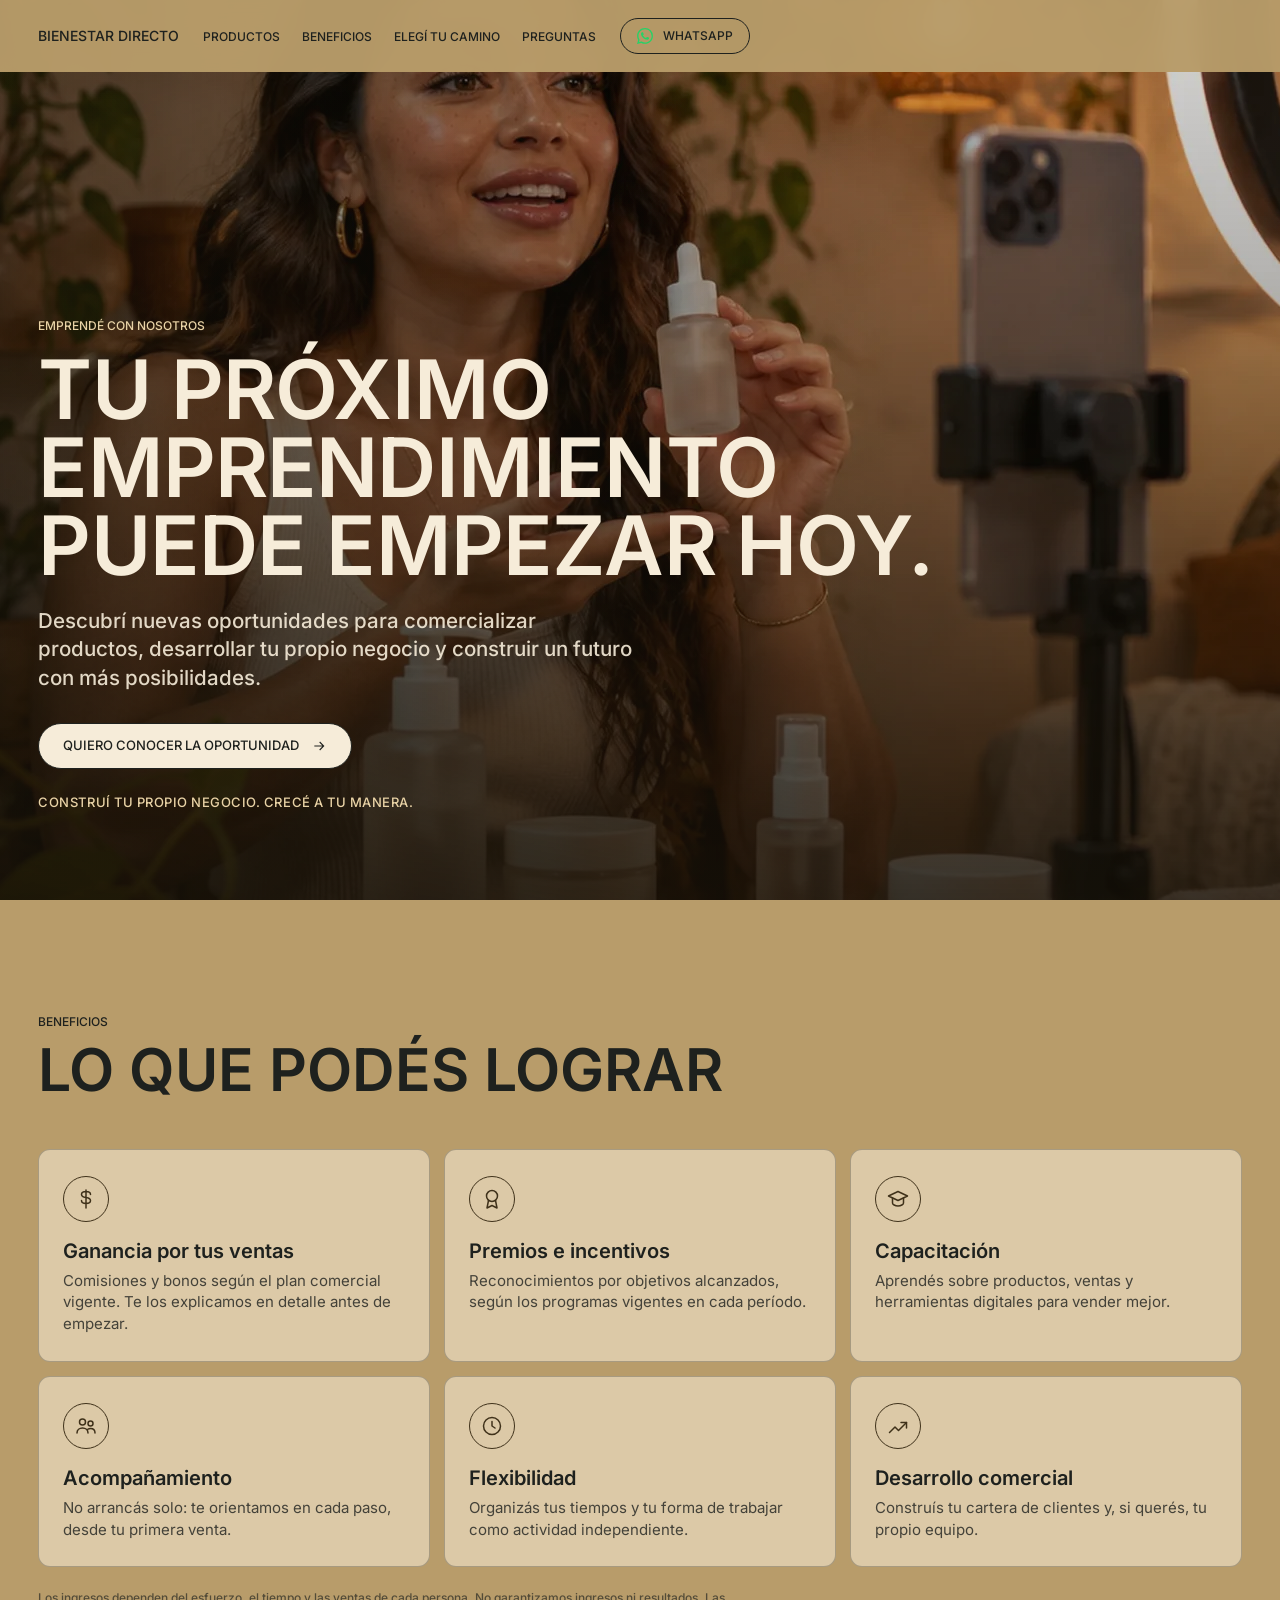
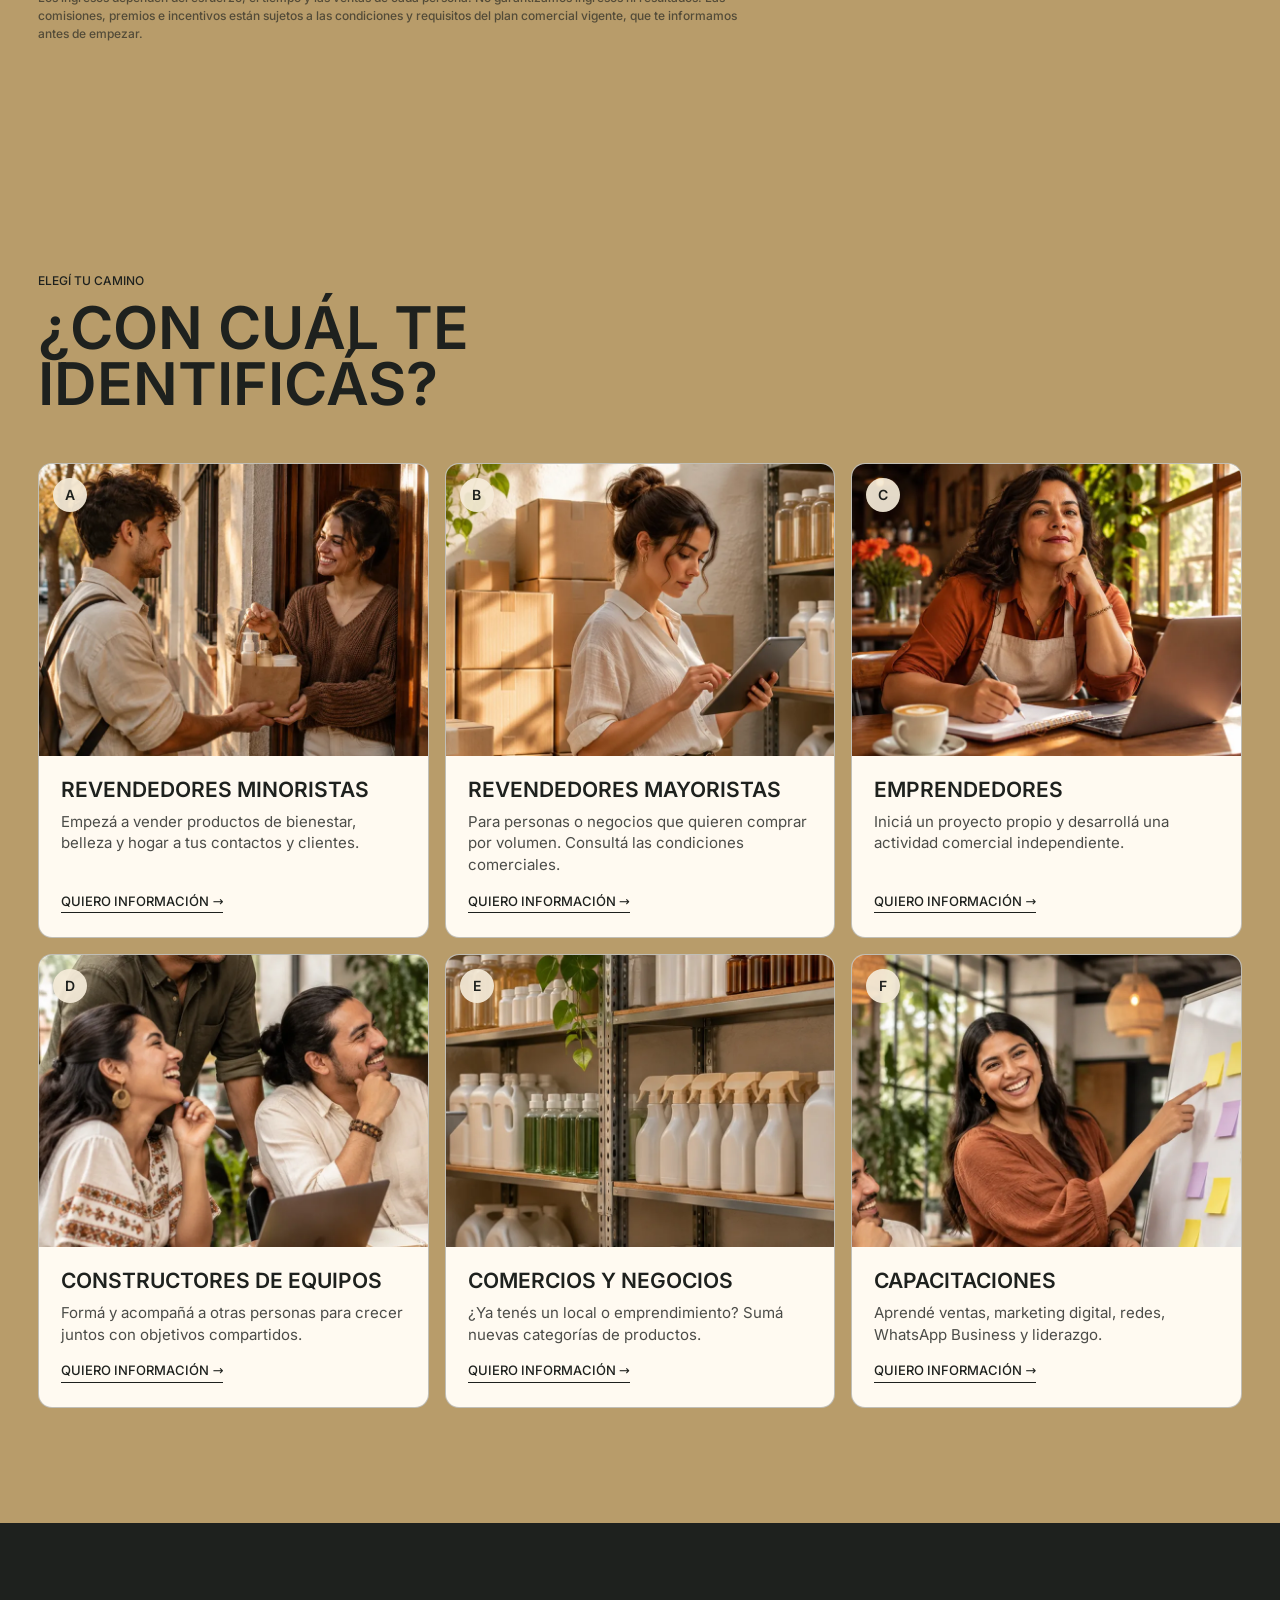
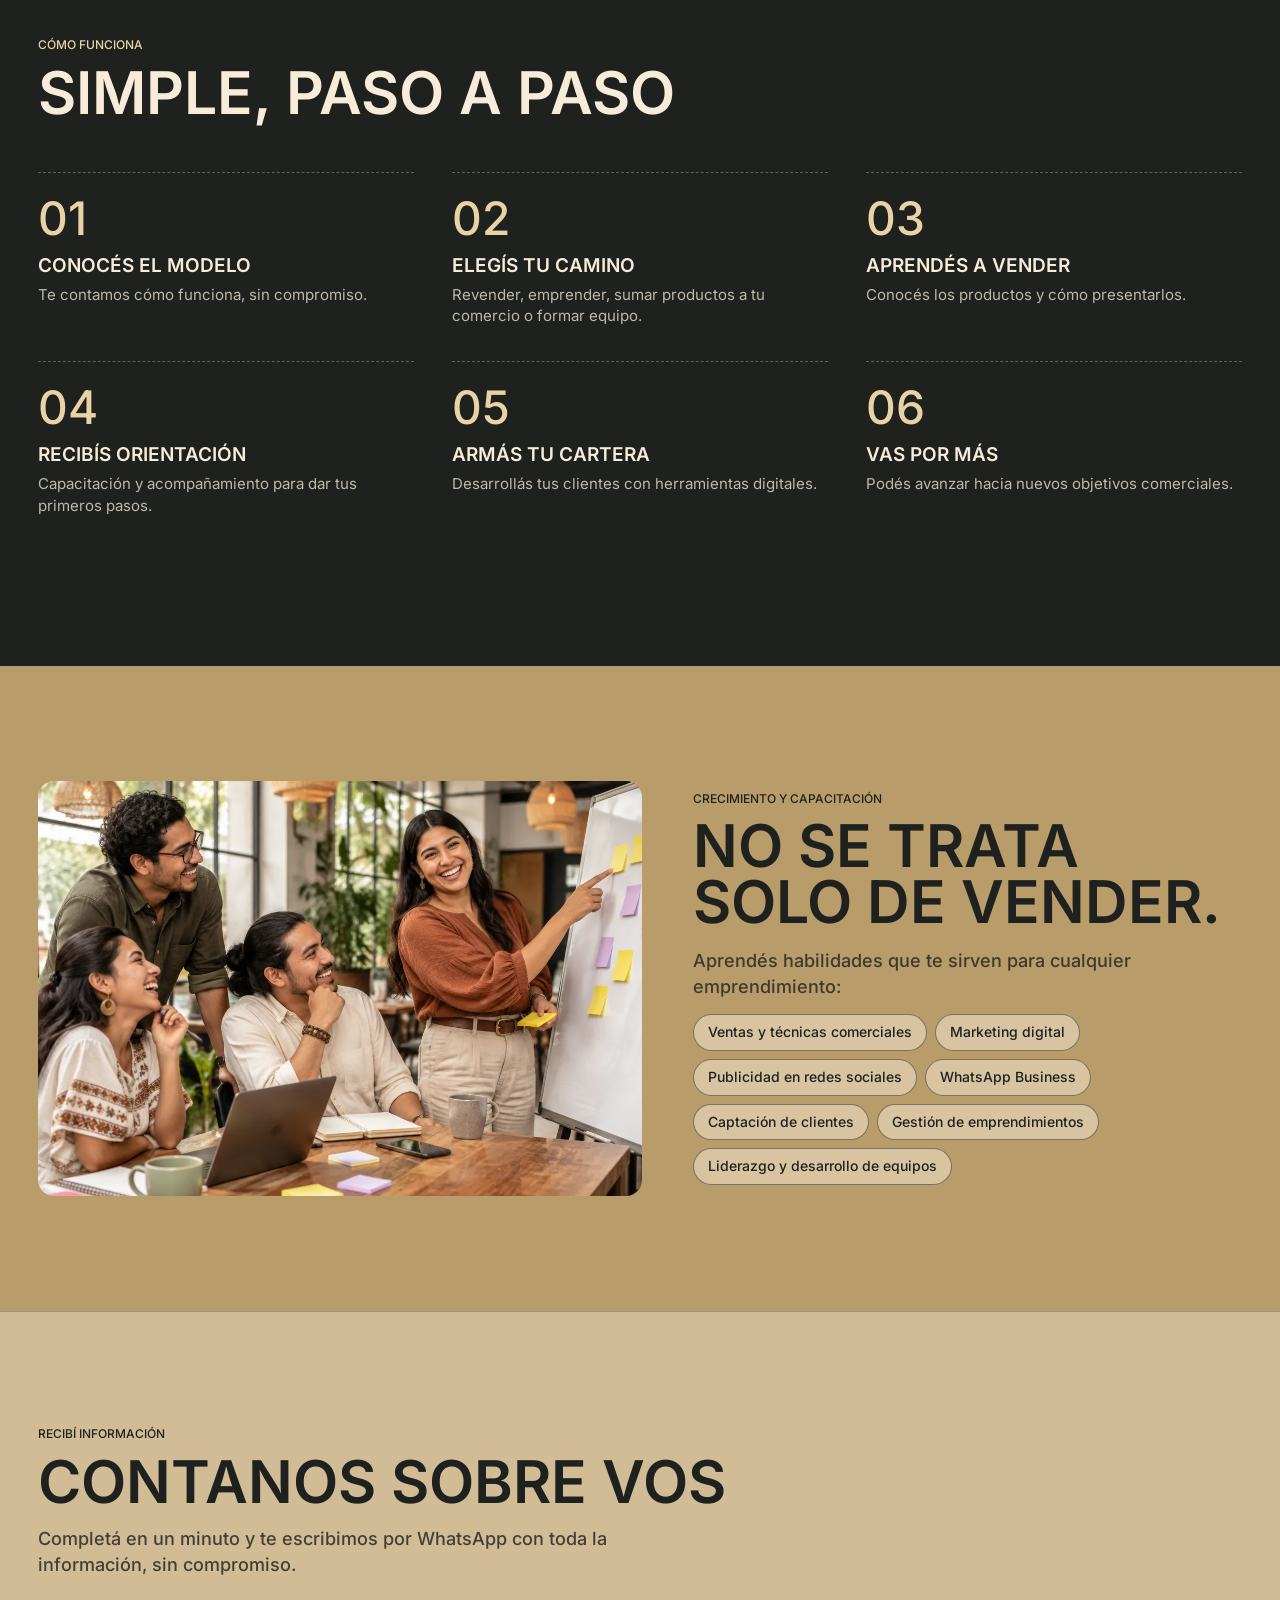
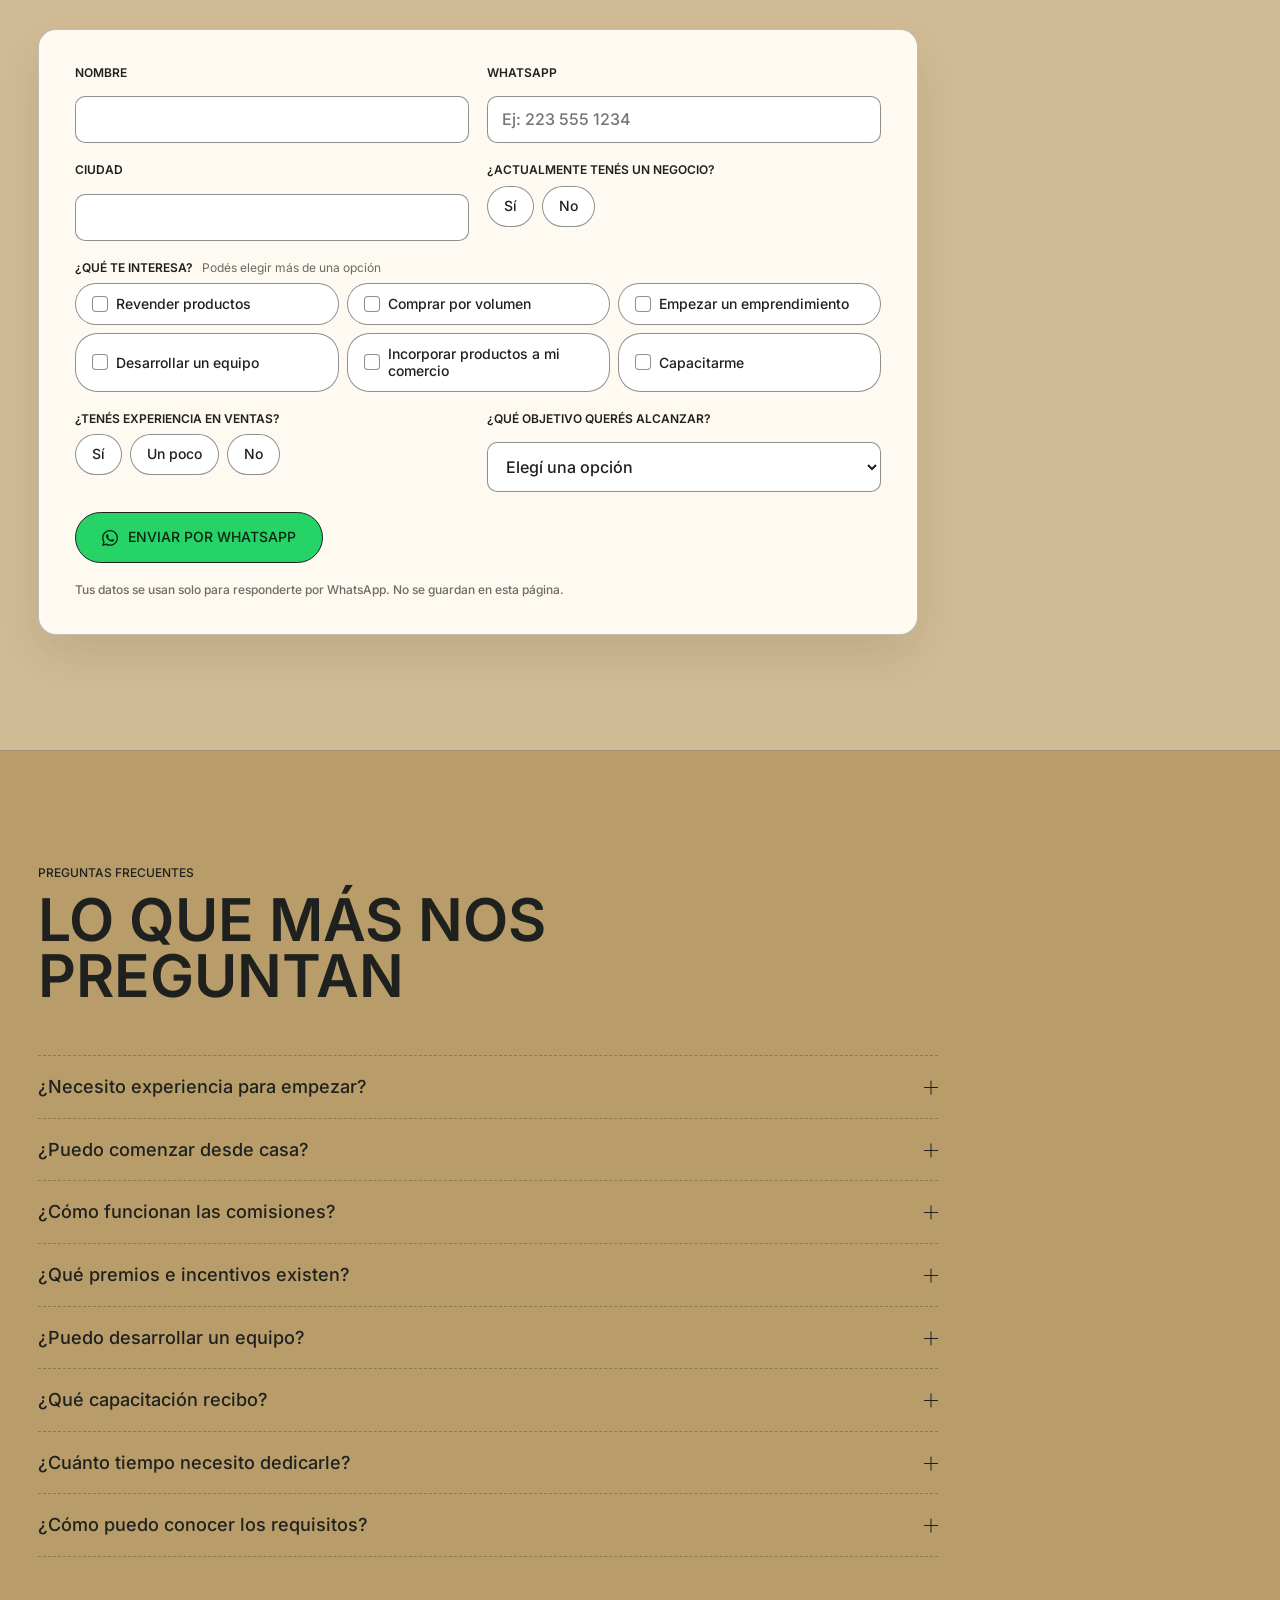
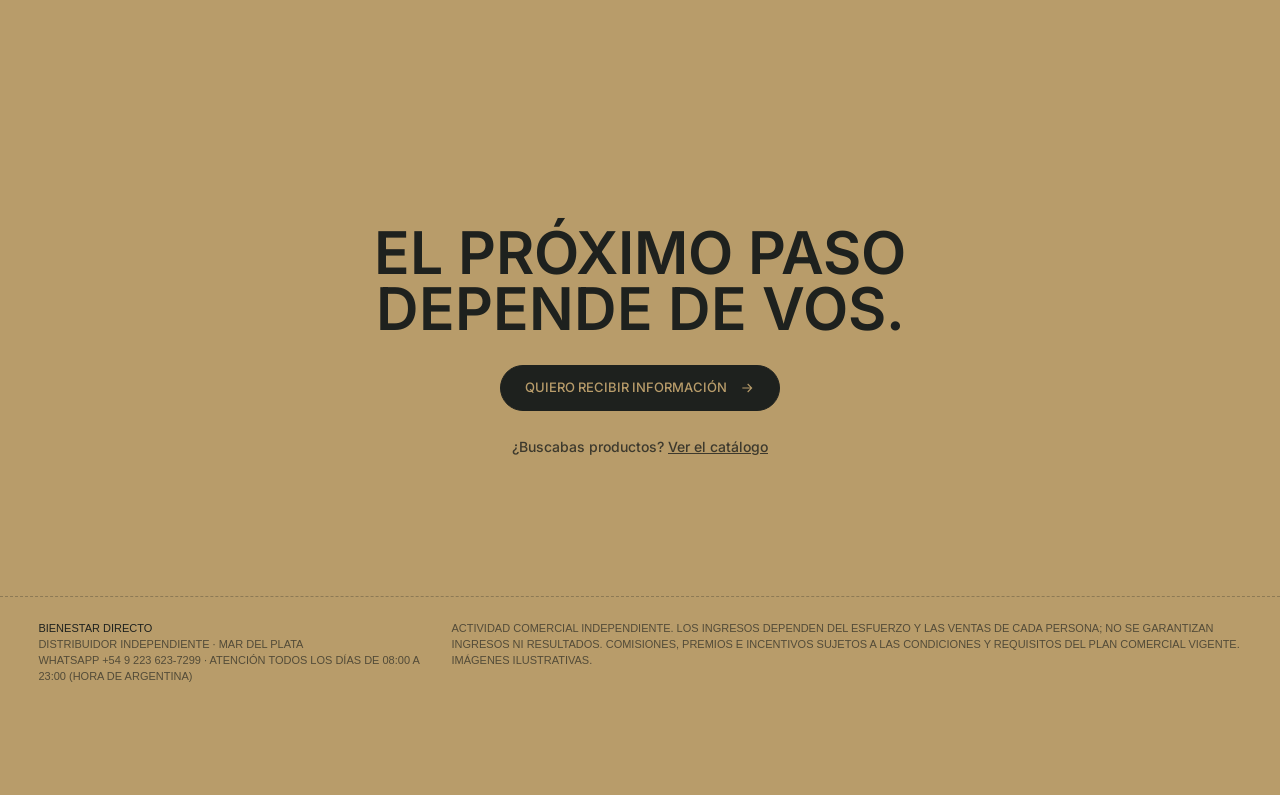
<file: emprende.html>
<!DOCTYPE html>
<html lang="es-AR" data-wa="5492236237299">
<head>
<meta charset="utf-8">
<meta name="viewport" content="width=device-width,initial-scale=1,viewport-fit=cover">
<title>Emprendé con nosotros | Bienestar Directo</title>
<meta name="description" content="Construí tu propio negocio. Crecé a tu manera. Revendé productos de bienestar, belleza y hogar, emprendé o formá tu equipo con capacitación y acompañamiento.">
<meta name="theme-color" content="#a58c5d">
<link rel="icon" href="assets/favicon.svg" type="image/svg+xml">
<link rel="preload" href="assets/fonts/inter-var.woff2" as="font" type="font/woff2" crossorigin>
<link rel="preload" href="images/emprende/hero.webp" as="image">
<meta property="og:type" content="website"><meta property="og:locale" content="es_AR"><meta property="og:title" content="Emprendé con nosotros | Bienestar Directo"><meta property="og:description" content="Construí tu propio negocio. Crecé a tu manera. Revendé productos de bienestar, belleza y hogar, emprendé o formá tu equipo con capacitación y acompañamiento."><meta property="og:image" content="https://bienestardirecto.github.io/salud.y.bienestar/images/emprende/hero.webp"><meta name="twitter:card" content="summary_large_image"><meta property="og:url" content="https://bienestardirecto.github.io/salud.y.bienestar/emprende.html"><link rel="canonical" href="https://bienestardirecto.github.io/salud.y.bienestar/emprende.html">
<link rel="stylesheet" href="assets/style.css">
<link rel="stylesheet" href="assets/emprende.css">

</head>
<body class="emp">
<svg width="0" height="0" style="position:absolute" aria-hidden="true"><symbol id="i-wa" viewBox="0 0 24 24"><path d="M17.472 14.382c-.297-.149-1.758-.867-2.03-.967-.273-.099-.471-.148-.67.15-.197.297-.767.966-.94 1.164-.173.199-.347.223-.644.075-.297-.15-1.255-.463-2.39-1.475-.883-.788-1.48-1.761-1.653-2.059-.173-.297-.018-.458.13-.606.134-.133.298-.347.446-.52.149-.174.198-.298.298-.497.099-.198.05-.371-.025-.52-.075-.149-.669-1.612-.916-2.207-.242-.579-.487-.5-.669-.51-.173-.008-.371-.01-.57-.01-.198 0-.52.074-.792.372-.272.297-1.04 1.016-1.04 2.479 0 1.462 1.065 2.875 1.213 3.074.149.198 2.096 3.2 5.077 4.487.709.306 1.262.489 1.694.625.712.227 1.36.195 1.871.118.571-.085 1.758-.719 2.006-1.413.248-.694.248-1.289.173-1.413-.074-.124-.272-.198-.57-.347m-5.421 7.403h-.004a9.87 9.87 0 01-5.031-1.378l-.361-.214-3.741.982.998-3.648-.235-.374a9.86 9.86 0 01-1.51-5.26c.001-5.45 4.436-9.884 9.888-9.884 2.64 0 5.122 1.03 6.988 2.898a9.825 9.825 0 012.893 6.994c-.003 5.45-4.437 9.884-9.885 9.884m8.413-18.297A11.815 11.815 0 0012.05 0C5.495 0 .16 5.335.157 11.892c0 2.096.547 4.142 1.588 5.945L.057 24l6.305-1.654a11.882 11.882 0 005.683 1.448h.005c6.554 0 11.89-5.335 11.893-11.893a11.821 11.821 0 00-3.48-8.413Z"/></symbol></svg>
<header class="nav solid"><a class="brand" href="index.html">Bienestar Directo</a><nav aria-label="Principal"><ul class="nav-links"><li><a href="index.html#catalogo">Productos</a></li><li><a href="#beneficios">Beneficios</a></li><li><a href="#caminos">Elegí tu camino</a></li><li><a href="#preguntas">Preguntas</a></li></ul></nav><a class="emp-chip emp-back" href="index.html#catalogo">Productos</a><a class="btn btn-nav" href="https://wa.me/5492236237299?text=Hola%2C%20quiero%20recibir%20informaci%C3%B3n%20sobre%20la%20oportunidad%20de%20emprendimiento%20de%20Bienestar%20Directo." target="_blank" rel="noopener" data-origen="emprende-menu"><svg aria-hidden="true"><use href="#i-wa"/></svg><span class="lbl">WhatsApp</span></a></header>
<main>
<section class="e-hero">
<img class="e-hero-img" src="images/emprende/hero.webp" alt="" width="1600" height="900" fetchpriority="high">
<div class="e-hero-in">
<p class="label e-tag">Emprendé con nosotros</p>
<h1>Tu próximo emprendimiento puede empezar hoy.</h1>
<p class="e-sub">Descubrí nuevas oportunidades para comercializar productos, desarrollar tu propio negocio y construir un futuro con más posibilidades.</p>
<a class="btn btn-fill e-cta" href="#formulario">Quiero conocer la oportunidad <svg class="arr" viewBox="0 0 24 24" aria-hidden="true"><path d="M5 12h13M13 6l6 6-6 6"/></svg></a>
<p class="e-claim">Construí tu propio negocio. Crecé a tu manera.</p>
</div>
</section>

<section class="e-sec" id="beneficios" aria-labelledby="h-ben">
<div class="e-head rv"><p class="label">Beneficios</p><h2 id="h-ben">Lo que podés lograr</h2></div>
<ul class="e-bens"><li class="e-ben rv"><span class="e-ico"><svg viewBox="0 0 24 24" fill="none" stroke="currentColor" stroke-width="1.5" stroke-linecap="round" stroke-linejoin="round" aria-hidden="true"><path d="M12 3v18M16.5 7.5c0-1.7-2-3-4.5-3s-4.5 1.3-4.5 3 2 2.6 4.5 3 4.5 1.3 4.5 3-2 3-4.5 3-4.5-1.3-4.5-3"/></svg></span><h3>Ganancia por tus ventas</h3><p>Comisiones y bonos según el plan comercial vigente. Te los explicamos en detalle antes de empezar.</p></li><li class="e-ben rv"><span class="e-ico"><svg viewBox="0 0 24 24" fill="none" stroke="currentColor" stroke-width="1.5" stroke-linecap="round" stroke-linejoin="round" aria-hidden="true"><circle cx="12" cy="9" r="5.5"/><path d="M8.5 13.5 7 21l5-2.5 5 2.5-1.5-7.5"/></svg></span><h3>Premios e incentivos</h3><p>Reconocimientos por objetivos alcanzados, según los programas vigentes en cada período.</p></li><li class="e-ben rv"><span class="e-ico"><svg viewBox="0 0 24 24" fill="none" stroke="currentColor" stroke-width="1.5" stroke-linecap="round" stroke-linejoin="round" aria-hidden="true"><path d="M2.5 9 12 4.5 21.5 9 12 13.5z"/><path d="M6.5 11v5c0 1.4 2.5 3 5.5 3s5.5-1.6 5.5-3v-5"/></svg></span><h3>Capacitación</h3><p>Aprendés sobre productos, ventas y herramientas digitales para vender mejor.</p></li><li class="e-ben rv"><span class="e-ico"><svg viewBox="0 0 24 24" fill="none" stroke="currentColor" stroke-width="1.5" stroke-linecap="round" stroke-linejoin="round" aria-hidden="true"><circle cx="8.5" cy="8" r="3"/><circle cx="16.5" cy="9.5" r="2.5"/><path d="M3 19c0-3 2.5-5 5.5-5s5.5 2 5.5 5M14 15.2c.8-.5 1.6-.7 2.5-.7 2.5 0 4.5 1.7 4.5 4.5"/></svg></span><h3>Acompañamiento</h3><p>No arrancás solo: te orientamos en cada paso, desde tu primera venta.</p></li><li class="e-ben rv"><span class="e-ico"><svg viewBox="0 0 24 24" fill="none" stroke="currentColor" stroke-width="1.5" stroke-linecap="round" stroke-linejoin="round" aria-hidden="true"><circle cx="12" cy="12" r="8.5"/><path d="M12 7.5V12l3 2"/></svg></span><h3>Flexibilidad</h3><p>Organizás tus tiempos y tu forma de trabajar como actividad independiente.</p></li><li class="e-ben rv"><span class="e-ico"><svg viewBox="0 0 24 24" fill="none" stroke="currentColor" stroke-width="1.5" stroke-linecap="round" stroke-linejoin="round" aria-hidden="true"><path d="M3.5 18.5 9 13l3.5 3.5 8-8"/><path d="M15 8.5h5.5V14"/></svg></span><h3>Desarrollo comercial</h3><p>Construís tu cartera de clientes y, si querés, tu propio equipo.</p></li></ul>
<p class="e-legal rv">Los ingresos dependen del esfuerzo, el tiempo y las ventas de cada persona. No garantizamos ingresos ni resultados. Las comisiones, premios e incentivos están sujetos a las condiciones y requisitos del plan comercial vigente, que te informamos antes de empezar.</p>
</section>

<section class="e-sec" id="caminos" aria-labelledby="h-cam">
<div class="e-head rv"><p class="label">Elegí tu camino</p><h2 id="h-cam">¿Con cuál te identificás?</h2></div>
<div class="e-pers"><article class="e-per rv"><div class="e-per-img"><img src="images/emprende/perfil-minorista.webp" alt="" loading="lazy" decoding="async" width="800" height="600"><span class="e-per-k">A</span></div>
<div class="e-per-b"><h3>Revendedores minoristas</h3><p>Empezá a vender productos de bienestar, belleza y hogar a tus contactos y clientes.</p><a class="e-link" href="#formulario" data-interes="revender">Quiero información <span aria-hidden="true">→</span></a></div></article><article class="e-per rv"><div class="e-per-img"><img src="images/emprende/perfil-mayorista.webp" alt="" loading="lazy" decoding="async" width="800" height="600"><span class="e-per-k">B</span></div>
<div class="e-per-b"><h3>Revendedores mayoristas</h3><p>Para personas o negocios que quieren comprar por volumen. Consultá las condiciones comerciales.</p><a class="e-link" href="#formulario" data-interes="volumen">Quiero información <span aria-hidden="true">→</span></a></div></article><article class="e-per rv"><div class="e-per-img"><img src="images/emprende/perfil-emprendedor.webp" alt="" loading="lazy" decoding="async" width="800" height="600"><span class="e-per-k">C</span></div>
<div class="e-per-b"><h3>Emprendedores</h3><p>Iniciá un proyecto propio y desarrollá una actividad comercial independiente.</p><a class="e-link" href="#formulario" data-interes="emprender">Quiero información <span aria-hidden="true">→</span></a></div></article><article class="e-per rv"><div class="e-per-img"><img src="images/emprende/perfil-equipos.webp" alt="" loading="lazy" decoding="async" width="800" height="600"><span class="e-per-k">D</span></div>
<div class="e-per-b"><h3>Constructores de equipos</h3><p>Formá y acompañá a otras personas para crecer juntos con objetivos compartidos.</p><a class="e-link" href="#formulario" data-interes="equipo">Quiero información <span aria-hidden="true">→</span></a></div></article><article class="e-per rv"><div class="e-per-img"><img src="images/emprende/perfil-comercio.webp" alt="" loading="lazy" decoding="async" width="800" height="600"><span class="e-per-k">E</span></div>
<div class="e-per-b"><h3>Comercios y negocios</h3><p>¿Ya tenés un local o emprendimiento? Sumá nuevas categorías de productos.</p><a class="e-link" href="#formulario" data-interes="comercio">Quiero información <span aria-hidden="true">→</span></a></div></article><article class="e-per rv"><div class="e-per-img"><img src="images/emprende/perfil-capacitacion.webp" alt="" loading="lazy" decoding="async" width="800" height="600"><span class="e-per-k">F</span></div>
<div class="e-per-b"><h3>Capacitaciones</h3><p>Aprendé ventas, marketing digital, redes, WhatsApp Business y liderazgo.</p><a class="e-link" href="#formulario" data-interes="capacitarme">Quiero información <span aria-hidden="true">→</span></a></div></article></div>
</section>

<section class="e-sec e-dark" id="como-funciona" aria-labelledby="h-cf">
<div class="e-head rv"><p class="label">Cómo funciona</p><h2 id="h-cf">Simple, paso a paso</h2></div>
<ol class="e-pasos"><li class="rv"><span class="n">01</span><h3>Conocés el modelo</h3><p>Te contamos cómo funciona, sin compromiso.</p></li><li class="rv"><span class="n">02</span><h3>Elegís tu camino</h3><p>Revender, emprender, sumar productos a tu comercio o formar equipo.</p></li><li class="rv"><span class="n">03</span><h3>Aprendés a vender</h3><p>Conocés los productos y cómo presentarlos.</p></li><li class="rv"><span class="n">04</span><h3>Recibís orientación</h3><p>Capacitación y acompañamiento para dar tus primeros pasos.</p></li><li class="rv"><span class="n">05</span><h3>Armás tu cartera</h3><p>Desarrollás tus clientes con herramientas digitales.</p></li><li class="rv"><span class="n">06</span><h3>Vas por más</h3><p>Podés avanzar hacia nuevos objetivos comerciales.</p></li></ol>
</section>

<section class="e-sec e-grow" aria-labelledby="h-gr">
<div class="e-grow-img rv"><img src="images/emprende/capacitacion.webp" alt="" loading="lazy" decoding="async" width="1600" height="900"></div>
<div class="e-grow-txt rv"><p class="label">Crecimiento y capacitación</p><h2 id="h-gr">No se trata solo de vender.</h2>
<p>Aprendés habilidades que te sirven para cualquier emprendimiento:</p><ul class="e-temas"><li>Ventas y técnicas comerciales</li><li>Marketing digital</li><li>Publicidad en redes sociales</li><li>WhatsApp Business</li><li>Captación de clientes</li><li>Gestión de emprendimientos</li><li>Liderazgo y desarrollo de equipos</li></ul></div>
</section>

<section class="e-sec e-form-sec" id="formulario" aria-labelledby="h-form">
<div class="e-head rv"><p class="label">Recibí información</p><h2 id="h-form">Contanos sobre vos</h2><p class="e-head-p">Completá en un minuto y te escribimos por WhatsApp con toda la información, sin compromiso.</p></div>
<form class="e-form rv" id="e-form" novalidate>
<div class="e-row"><label class="e-f"><span>Nombre</span><input name="nombre" autocomplete="given-name" required></label>
<label class="e-f"><span>WhatsApp</span><input name="whatsapp" type="tel" inputmode="tel" autocomplete="tel" placeholder="Ej: 223 555 1234" required></label></div>
<div class="e-row"><label class="e-f"><span>Ciudad</span><input name="ciudad" autocomplete="address-level2" required></label>
<fieldset class="e-f"><legend>¿Actualmente tenés un negocio?</legend><div class="e-seg"><label><input type="radio" name="negocio" value="Sí"><span>Sí</span></label><label><input type="radio" name="negocio" value="No"><span>No</span></label></div></fieldset></div>
<fieldset class="e-f"><legend>¿Qué te interesa? <small>Podés elegir más de una opción</small></legend><div class="e-chks"><label class="e-chk"><input type="checkbox" name="interes" value="Revender productos" data-k="revender"><span>Revender productos</span></label><label class="e-chk"><input type="checkbox" name="interes" value="Comprar por volumen" data-k="volumen"><span>Comprar por volumen</span></label><label class="e-chk"><input type="checkbox" name="interes" value="Empezar un emprendimiento" data-k="emprender"><span>Empezar un emprendimiento</span></label><label class="e-chk"><input type="checkbox" name="interes" value="Desarrollar un equipo" data-k="equipo"><span>Desarrollar un equipo</span></label><label class="e-chk"><input type="checkbox" name="interes" value="Incorporar productos a mi comercio" data-k="comercio"><span>Incorporar productos a mi comercio</span></label><label class="e-chk"><input type="checkbox" name="interes" value="Capacitarme" data-k="capacitarme"><span>Capacitarme</span></label></div></fieldset>
<div class="e-row"><fieldset class="e-f"><legend>¿Tenés experiencia en ventas?</legend><div class="e-seg"><label><input type="radio" name="experiencia" value="Sí"><span>Sí</span></label><label><input type="radio" name="experiencia" value="Un poco"><span>Un poco</span></label><label><input type="radio" name="experiencia" value="No"><span>No</span></label></div></fieldset>
<label class="e-f"><span>¿Qué objetivo querés alcanzar?</span><select name="objetivo"><option value="">Elegí una opción</option><option>Generar un ingreso extra</option><option>Construir un ingreso principal</option><option>Tener mi propio negocio</option><option>Ampliar mi comercio</option><option>Aprender y capacitarme</option><option>Otro</option></select></label></div>
<p class="e-err" role="alert" hidden></p>
<button class="btn btn-fill e-send" type="submit"><svg aria-hidden="true"><use href="#i-wa"/></svg><span class="lbl">Enviar por WhatsApp</span></button>
<p class="e-priv">Tus datos se usan solo para responderte por WhatsApp. No se guardan en esta página.</p>
</form>
</section>

<section class="e-sec" id="preguntas" aria-labelledby="h-faq">
<div class="e-head rv"><p class="label">Preguntas frecuentes</p><h2 id="h-faq">Lo que más nos preguntan</h2></div>
<ul class="faq-list e-faq"><li><details><summary>¿Necesito experiencia para empezar?<i aria-hidden="true"></i></summary><div class="ans">No hace falta experiencia para conocer la propuesta. Te contamos qué capacitación y acompañamiento hay disponibles para dar los primeros pasos.</div></details></li><li><details><summary>¿Puedo comenzar desde casa?<i aria-hidden="true"></i></summary><div class="ans">Sí. Es una actividad independiente que podés organizar desde tu casa, con WhatsApp y redes sociales.</div></details></li><li><details><summary>¿Cómo funcionan las comisiones?<i aria-hidden="true"></i></summary><div class="ans">Ganás por las ventas que realizás y existen bonos según el plan comercial vigente. Los porcentajes y requisitos exactos te los explicamos personalmente, antes de que decidas empezar.</div></details></li><li><details><summary>¿Qué premios e incentivos existen?<i aria-hidden="true"></i></summary><div class="ans">Hay programas de reconocimiento e incentivos que varían según el período. Te informamos cuáles están vigentes y qué requisitos tienen.</div></details></li><li><details><summary>¿Puedo desarrollar un equipo?<i aria-hidden="true"></i></summary><div class="ans">Sí, el modelo permite invitar y acompañar a otras personas que quieran desarrollar su propia actividad. Te explicamos cómo funciona y qué implica.</div></details></li><li><details><summary>¿Qué capacitación recibo?<i aria-hidden="true"></i></summary><div class="ans">Acompañamiento personal y capacitaciones sobre productos, ventas y herramientas digitales. Te contamos cuáles están disponibles al momento de empezar.</div></details></li><li><details><summary>¿Cuánto tiempo necesito dedicarle?<i aria-hidden="true"></i></summary><div class="ans">Lo definís vos. Los resultados dependen del tiempo, la constancia y las ventas de cada persona.</div></details></li><li><details><summary>¿Cómo puedo conocer los requisitos?<i aria-hidden="true"></i></summary><div class="ans">Completá el formulario o escribinos por WhatsApp y te enviamos toda la información y los requisitos, sin compromiso.</div></details></li></ul>
</section>

<section class="e-final">
<h2 class="rv">El próximo paso depende de vos.</h2>
<a class="btn btn-fill e-cta rv" href="#formulario">Quiero recibir información <svg class="arr" viewBox="0 0 24 24" aria-hidden="true"><path d="M5 12h13M13 6l6 6-6 6"/></svg></a>
<p class="e-back rv">¿Buscabas productos? <a href="index.html#catalogo">Ver el catálogo</a></p>
</section>
</main>
<footer>
<p><strong>Bienestar Directo</strong><br>Distribuidor independiente · Mar del Plata<br>WhatsApp +54 9 223 623-7299 · Atención todos los días de 08:00 a 23:00 (hora de Argentina)</p>
<div class="legal"><p>Actividad comercial independiente. Los ingresos dependen del esfuerzo y las ventas de cada persona; no se garantizan ingresos ni resultados. Comisiones, premios e incentivos sujetos a las condiciones y requisitos del plan comercial vigente. Imágenes ilustrativas.</p></div>
</footer>
<script src="assets/emprende.js" defer></script>
</body>
</html>
</file>
<file: assets/style.css>
/* =========================================================
   Sistema visual: "darkroom editorial" (DESIGN.md)
   Lienzo cálido casi negro, tipografía crema en mayúsculas 500,
   cuerpo descriptivo 400 en caja mixta, divisores punteados.
   ========================================================= */
@font-face{font-family:"InterVar";src:url(fonts/inter-var.woff2) format("woff2");font-weight:100 900;font-display:swap}

:root{
  /* Paleta vellum (DESIGN.md Leandra-isler): arena, tinta y bronce */
  --bg:#b89c6a; --surface:#c7ab7a; --fg:#1e211e; --ink:#000000;
  --bronze:#8f774b; --hay:#ba9d6a; --wheat:#d6bd97;
  --line:rgba(30,33,30,.28); --line-strong:rgba(30,33,30,.5); --accent:#3f311a;
  --fg-70:rgba(30,33,30,.8); --fg-50:rgba(30,33,30,.66); --fg-12:rgba(30,33,30,.12);
  --wa:#25D366;
  --font:"InterVar","Inter",ui-sans-serif,system-ui,-apple-system,"Segoe UI",Roboto,sans-serif;
  --t-display:clamp(54px,10.4vw,172px);
  --t-heading:clamp(38px,5.6vw,84px);
  --t-body:clamp(19px,1.95vw,29px);
  --t-sub:18px; --t-sm:24px;
  --g:18px; --pad:clamp(18px,3vw,41px);
  --r-card:12px; --r-pill:36px; --r-ghost:22.5px;
  --ease:cubic-bezier(.22,1,.36,1);
}
*,*::before,*::after{box-sizing:border-box}
html{background:var(--bg) linear-gradient(184deg,#93794b 0,#a58c5d 30vh,#ad935f 65vh,var(--bg) 100vh) no-repeat;-webkit-text-size-adjust:100%;scroll-behavior:smooth}
html.lenis,html.lenis body{height:auto}
.lenis.lenis-smooth{scroll-behavior:auto!important}
.lenis.lenis-stopped{overflow:hidden}
body{margin:0;background:transparent;color:var(--fg);font-family:var(--font);font-feature-settings:"ss01" on,"cv11" on;
  font-weight:500;font-size:14px;line-height:1.2;overflow-x:clip;-webkit-font-smoothing:antialiased;text-rendering:optimizeLegibility}
img{max-width:100%;display:block}
a{color:inherit}
button,select{font:inherit;color:inherit}
h1,h2,h3,p,ul,ol{margin:0;padding:0}
ul,ol{list-style:none}
.u{text-transform:uppercase}
.sr-only{position:absolute!important;width:1px;height:1px;overflow:hidden;clip:rect(0 0 0 0);white-space:nowrap}
.skip{position:fixed;left:12px;top:-60px;z-index:100;background:var(--fg);color:var(--bg);padding:10px 16px;border-radius:var(--r-pill);text-transform:uppercase;font-size:12px;text-decoration:none}
.skip:focus{top:12px}
:focus-visible{outline:2px dashed var(--fg);outline-offset:4px;border-radius:4px}
::selection{background:var(--fg);color:var(--bg)}

.label{font-size:12px;text-transform:uppercase;letter-spacing:0;color:var(--fg)}
.label .em,.ember{color:var(--accent)}
.body{font-weight:400;font-size:var(--t-body);line-height:1.26;text-transform:none;color:var(--fg)}
.dash{border:0;border-top:1px dashed var(--line);margin:0;transform-origin:left center}

/* ---------- Escena 3D y luz ambiental (detrás de todo) ---------- */
.stage{position:fixed;inset:0;z-index:0;pointer-events:none}
.stage #scene{position:absolute;inset:0;overflow:hidden;opacity:0;visibility:hidden;transition:opacity 1.2s var(--ease),visibility 0s 1.2s}
.objs img{position:absolute;left:0;top:0;max-width:none;will-change:transform,opacity;opacity:0;user-select:none;pointer-events:none}
.stage #scene.on{opacity:1;visibility:visible;transition:opacity 1.2s var(--ease),visibility 0s}
.glow{position:absolute;width:80vmax;height:80vmax;left:50%;top:50%;margin:-40vmax 0 0 -40vmax;border-radius:50%;opacity:0;
  transition:opacity 1.4s var(--ease);will-change:opacity,transform}
.glow.on{opacity:1}
.glow[data-glow="0"]{background:radial-gradient(closest-side,rgba(143,119,75,.16),rgba(143,119,75,0))}
.glow[data-glow="1"]{background:radial-gradient(closest-side,rgba(186,157,106,.16),rgba(186,157,106,0))}
.glow[data-glow="2"]{background:radial-gradient(closest-side,rgba(214,189,151,.2),rgba(214,189,151,0))}
.glow[data-glow="3"]{background:radial-gradient(closest-side,rgba(143,119,75,.14),rgba(143,119,75,0))}
.glow[data-glow="h"]{background:radial-gradient(closest-side,rgba(143,119,75,.18),rgba(143,119,75,0));transform:translate(18vw,-4vh)}
main,footer,.nav{position:relative;z-index:1}

/* ---------- Navegación fija ---------- */
.nav{position:fixed;top:0;left:0;right:0;z-index:40;padding:18px var(--pad);display:flex;align-items:center;gap:24px;
  transition:background-color .5s var(--ease)}
.nav.solid{background:rgba(184,156,106,.92);-webkit-backdrop-filter:blur(12px);backdrop-filter:blur(12px)}
.brand{font-size:14px;text-transform:uppercase;text-decoration:none;white-space:nowrap}
.nav-links{display:flex;gap:22px;margin-left:auto}
.nav-links a{font-size:12px;text-transform:uppercase;text-decoration:none;padding:6px 0;position:relative}
.nav-links a::after{content:"";position:absolute;left:0;right:0;bottom:0;border-bottom:1px dashed var(--fg);transform:scaleX(0);transform-origin:left;transition:transform .5s var(--ease)}
.nav-links a:hover::after,.nav-links a[aria-current="true"]::after{transform:scaleX(1)}
.progress{position:absolute;left:0;right:0;bottom:0;height:1px;background:var(--fg);transform:scaleX(0);transform-origin:left}

/* ---------- Botones ---------- */
.btn{display:inline-flex;align-items:center;justify-content:center;gap:10px;text-transform:uppercase;font-weight:500;font-size:12px;
  text-decoration:none;cursor:pointer;white-space:nowrap;border:1px solid var(--fg);background:transparent;color:var(--fg);
  transition:background-color .35s var(--ease),color .35s var(--ease),border-color .35s var(--ease)}
.btn svg{width:16px;height:16px;fill:currentColor;flex:none}
.btn-fill{background:var(--fg);color:var(--bg);border-radius:var(--r-pill);padding:14px 24px;font-size:13px}
.btn-fill svg{fill:var(--wa)}
.btn-fill:hover{background:var(--ink)}
.btn-ghost{border-radius:var(--r-ghost);padding:8px 16px}
.btn-ghost:hover{background:var(--fg);color:var(--bg)}
.btn-ghost:hover svg{fill:var(--wa)}
.btn-nav{padding:9px 16px;border-radius:var(--r-ghost)}
.btn-nav svg{fill:var(--wa)}
.btn-nav:hover svg{fill:#128C4B}
.btn .lbl{display:inline-block}
.btn.sent{background:var(--surface);border-color:var(--fg);color:var(--fg)}
.btn.sent svg{fill:var(--wa)}
.link{font-size:12px;text-transform:uppercase;text-decoration:none;border-bottom:1px solid var(--fg);padding-bottom:2px}
.magnetic{will-change:transform}

/* ---------- Hero ---------- */
/* Foto de fondo de la portada: detrás de los objetos flotantes, se funde con el mostaza abajo */
.hero-bg{position:absolute;left:0;top:0;width:100%;height:100vh;height:100lvh;z-index:-1;pointer-events:none;overflow:hidden}
.hero-bg::before{content:"";position:absolute;inset:-4% 0 0;background:url(../images/hero/fondo.webp) 60% 55%/cover no-repeat;will-change:transform;transform:translateY(var(--bgy,0))}
.hero-bg::after{content:"";position:absolute;inset:0;background:
  linear-gradient(90deg,rgba(14,22,6,.62) 0%,rgba(14,22,6,.38) 38%,rgba(14,22,6,0) 64%),
  linear-gradient(180deg,rgba(14,22,6,.25) 0%,rgba(14,22,6,0) 30%,rgba(184,156,106,0) 72%,var(--bg) 100%)}
@media (max-width:900px){.hero-bg::before{background-image:url(../images/hero/fondo-m.webp);background-position:72% 50%}
  .hero-bg::after{background:linear-gradient(180deg,rgba(14,22,6,.55) 0%,rgba(14,22,6,.25) 45%,rgba(184,156,106,.2) 78%,var(--bg) 100%)}}
.hero{color:#fffaf0;--fg:#fffaf0;--fg-70:rgba(255,250,240,.84);--fg-50:rgba(255,250,240,.66);--line:rgba(255,250,240,.35);--accent:#f6cf7c}
.hero .info,.hero .index a{--fg:#1e211e;--bg:#fffaf0;--fg-70:rgba(30,33,30,.8);--fg-50:rgba(30,33,30,.62);--line:rgba(30,33,30,.22);color:#1e211e}
.hero .info{background:rgba(255,246,228,.74);border:1px solid rgba(255,255,255,.5)}
.hero .index a{background:rgba(255,246,228,.7);border-color:rgba(255,255,255,.45)}
.hero .index a:hover{background:rgba(255,246,228,.92)}
html.motion .nav:not(.solid){--fg:#fffaf0;color:#fffaf0}
html.motion .nav:not(.solid) .progress{background:#fffaf0}
.hero{position:relative;min-height:100vh;min-height:100svh;padding:110px var(--pad) 104px;display:grid;grid-template-rows:auto 1fr auto;gap:var(--g)}
.hero-top{max-width:none}
.hero h1{font-size:clamp(40px,5.3vw,98px);line-height:.9;text-transform:uppercase;font-weight:500;letter-spacing:0;margin-top:14px}
.hero h1 .ln{display:block}
.hero h1 .g{background:linear-gradient(180deg,#fff3cf 0%,#f6cf7c 38%,#d9a03c 72%,#b27a1f 100%);-webkit-background-clip:text;background-clip:text;color:transparent;-webkit-text-fill-color:transparent;filter:drop-shadow(0 2px 5px rgba(45,28,6,.45))}
.hero-glow{display:block;height:2px;width:min(56vw,780px);margin-top:22px;transform-origin:left center;border-radius:2px;
  background:linear-gradient(90deg,rgba(246,207,124,0),#f6cf7c 30%,#fff3cf 55%,rgba(246,207,124,0));box-shadow:0 0 18px 2px rgba(246,207,124,.55)}
.btn .arr{width:16px;height:16px;fill:none;stroke:currentColor;stroke-width:1.8;transition:transform .4s var(--ease)}
.btn:hover .arr{transform:translateX(4px)}
.hero-tag{display:flex;gap:14px;flex-wrap:wrap}
.hero-tag .ember{color:var(--fg)}
.hero-bottom{display:flex;align-items:flex-end;justify-content:space-between;gap:var(--g)}
.info{width:min(440px,100%);padding:24px;border-radius:var(--r-card);background:rgba(199,171,122,.55);border:1px solid var(--line);
  -webkit-backdrop-filter:blur(10px);backdrop-filter:blur(10px)}
.info h2{font-size:12px;text-transform:uppercase;line-height:1.3}
.info .dash{margin:14px 0}
.info p.d{font-weight:400;font-size:17px;line-height:1.3;text-transform:none}
.info .row{display:flex;gap:12px;align-items:center;flex-wrap:wrap;margin-top:18px}
.index{display:grid;gap:8px;width:min(300px,100%)}
.index a{display:flex;justify-content:space-between;gap:12px;padding:12px 14px;border:1px solid var(--line);border-radius:var(--r-card);
  text-decoration:none;font-size:12px;text-transform:uppercase;background:rgba(184,156,106,.45);transition:border-color .3s,background-color .3s}
.index a:hover{border-color:var(--fg);background:rgba(199,171,122,.9)}
.index a span{color:var(--fg-50)}
.vert{position:absolute;right:14px;top:50%;transform:translateY(-50%);writing-mode:vertical-rl;font-size:11px;
  text-transform:uppercase;white-space:nowrap;color:var(--fg-70);pointer-events:none}
.cue{display:flex;align-items:center;gap:10px;font-size:11px;text-transform:uppercase;color:var(--fg-70)}
.cue i{width:1px;height:38px;background:linear-gradient(var(--fg),transparent);display:block;transform-origin:top;animation:cue 2.2s var(--ease) infinite}
@keyframes cue{0%{transform:scaleY(0)}50%{transform:scaleY(1);transform-origin:top}51%{transform-origin:bottom}100%{transform:scaleY(0);transform-origin:bottom}}

/* ---------- Cómo comprar (fijado con contenido cambiante) ---------- */
.how{position:relative;padding:clamp(70px,9vw,120px) var(--pad)}
.how-in{display:grid;grid-template-columns:minmax(0,1fr) minmax(0,2.2fr);gap:clamp(24px,4vw,60px);align-items:start}
.how h2{font-size:var(--t-heading);line-height:.9;text-transform:uppercase}
.how .label{margin-bottom:18px}
.steps{display:grid;grid-template-columns:repeat(3,1fr);gap:var(--g)}
.steps li{border-top:1px dashed var(--line);padding-top:20px}
.steps .n{font-size:clamp(30px,3vw,41px);line-height:.9;display:block;margin-bottom:14px}
.steps h3{font-size:18px;line-height:1.15;text-transform:uppercase;margin-bottom:10px}
.steps p{font-weight:400;font-size:16px;line-height:1.45;color:var(--fg-70)}

/* ---------- Categorías: presentación en "modo vacío" ---------- */
.cat-intro{position:relative;min-height:100vh;min-height:100svh;padding:110px var(--pad) 60px;display:grid;align-items:center;overflow:hidden}
/* Presentaciones de categoría en negro (el negro real lo pinta .stage-dark detrás del 3D) */
.cat-intro{background:#000;color:#f4e6cd;--fg:#f4e6cd;--bg:#000;--fg-70:rgba(244,230,205,.8);--fg-50:rgba(244,230,205,.62);--line:rgba(244,230,205,.25);--accent:#ba9d6a}
html.dark-layer .cat-intro{background:transparent}
.stage-bg{position:absolute;inset:0;background:#000 center/cover no-repeat;clip-path:inset(100% 0 0 0)}
.stage-bg::after,.cat-intro::before{content:"";position:absolute;inset:0;background:linear-gradient(90deg,rgba(8,14,3,.78) 0%,rgba(8,14,3,.58) 42%,rgba(8,14,3,.66) 100%),linear-gradient(180deg,rgba(8,14,3,.2),rgba(8,14,3,.4))}
html.dark-layer .cat-intro::before{display:none}
.cat-intro::before{z-index:0;pointer-events:none}
@media (max-width:900px){.stage-bg::after,.cat-intro::before{background:linear-gradient(180deg,rgba(8,14,3,.7),rgba(8,14,3,.58) 50%,rgba(8,14,3,.8))}}
.stage-bg[data-i="0"],.cat[data-i="0"] .cat-intro{background-image:url(../images/hero/cat-nutricion.webp)}
.stage-bg[data-i="1"],.cat[data-i="1"] .cat-intro{background-image:url(../images/hero/cat-belleza.webp)}
.stage-bg[data-i="2"],.cat[data-i="2"] .cat-intro{background-image:url(../images/hero/cat-cuidado-personal.webp)}
.stage-bg[data-i="3"],.cat[data-i="3"] .cat-intro{background-image:url(../images/hero/cat-hogar.webp)}
.cat .cat-intro{background-color:#000;background-size:cover;background-position:center;background-repeat:no-repeat}
html.dark-layer .cat .cat-intro{background:transparent}

.curtain{position:absolute;inset:0;background:linear-gradient(#ad935f,#b89c6a);transform-origin:top;transform:scaleY(0);pointer-events:none;z-index:0}
.cat-grid{position:relative;z-index:1;display:grid;grid-template-columns:1fr minmax(0,.8fr) 1fr;gap:var(--g);align-items:center}
.cat-l h2{font-size:var(--t-heading);line-height:.9;text-transform:uppercase;margin:16px 0 24px}
.cat-count{font-size:12px;text-transform:uppercase;color:var(--fg-70)}
.cat-count b{font-weight:500;color:var(--fg);font-variant-numeric:tabular-nums}
.cat-c{aspect-ratio:1;width:100%}
.cat-r{display:grid;gap:24px;justify-items:start}
.cat-r small{display:block;font-size:12px;line-height:1.35;color:var(--fg-50);font-weight:400;max-width:44ch}
.cat-vert{position:absolute;right:14px;bottom:80px;writing-mode:vertical-rl;font-size:11px;text-transform:uppercase;color:var(--fg-50);white-space:nowrap}

/* ---------- Catálogo interactivo ---------- */
.catalog{position:relative;background:var(--bg);padding:0 0 clamp(40px,5vw,72px)}
.cat-bar{display:flex;flex-wrap:wrap;align-items:center;justify-content:space-between;gap:14px;padding:24px var(--pad)}
.chips{position:relative;display:flex;flex-wrap:wrap;gap:6px}
.chip{position:relative;z-index:1;border:1px solid var(--line);background:transparent;border-radius:var(--r-ghost);padding:8px 14px;
  font-size:12px;text-transform:uppercase;cursor:pointer;transition:color .35s var(--ease),border-color .35s}
.chip:hover{border-color:var(--fg)}
.chip[aria-pressed="true"]{color:var(--bg);border-color:var(--fg)}
html:not(.motion) .chip[aria-pressed="true"]{background:var(--fg)}
.chip-ind{position:absolute;z-index:0;left:0;top:0;height:100%;border-radius:var(--r-ghost);background:var(--fg);pointer-events:none}
.rail-ctl{display:flex;align-items:center;gap:14px}
.rail-meta{font-size:12px;text-transform:uppercase;color:var(--fg-70);font-variant-numeric:tabular-nums;min-width:12ch;text-align:right}
.rail-line{width:120px;height:1px;background:var(--line);position:relative;overflow:hidden}
.rail-line b{position:absolute;inset:0;background:var(--fg);transform-origin:left;transform:scaleX(.1)}
.rail-btn{width:40px;height:40px;border-radius:50%;border:1px solid var(--fg);background:transparent;display:grid;place-items:center;cursor:pointer;
  transition:background-color .3s,color .3s,opacity .3s}
.rail-btn svg{width:16px;height:16px;fill:none;stroke:currentColor;stroke-width:1.6}
.rail-btn:hover:not(:disabled){background:var(--fg);color:var(--bg)}
.rail-btn:disabled{opacity:.3;cursor:default}
.rail{display:flex;gap:var(--g);overflow-x:auto;overscroll-behavior-x:contain;scroll-snap-type:x mandatory;scroll-padding:0 var(--pad);
  padding:8px var(--pad) 24px;scrollbar-width:none;cursor:grab;perspective:1200px}
.rail::-webkit-scrollbar{display:none}
.rail.dragging{cursor:grabbing;user-select:none}
.card{position:relative;flex:0 0 clamp(272px,23vw,340px);scroll-snap-align:start;display:flex;flex-direction:column;border:1px solid var(--line);
  border-radius:var(--r-card);background:var(--bg);transform-style:preserve-3d;transition:border-color .4s var(--ease)}
.card[hidden]{display:none}
.card:hover,.card:focus-within{border-color:var(--line-strong)}
.card.picked{border-color:var(--fg)}
.card-media{position:relative;aspect-ratio:4/3.4;border-radius:11px 11px 0 0;overflow:hidden;background:var(--surface);perspective:900px;cursor:zoom-in}
.card-media img{position:absolute;inset:-6%;width:112%;height:112%;object-fit:cover}
.card-media img.fit-contain{inset:9% 6% 7%;width:88%;height:84%;object-fit:contain;filter:drop-shadow(0 22px 22px rgba(60,42,15,.35))}
.card-media img.fit-photo{inset:6%;width:88%;height:88%;object-fit:contain;border-radius:6px}
.card-media.has-img .ph svg,.card-media.has-img .ph span{display:none}
.card-media img{transform-origin:50% 55%;backface-visibility:visible;will-change:transform}
.card:hover,.card:focus-within{z-index:3}
.zoom-cue{position:absolute;z-index:2;right:12px;bottom:12px;width:30px;height:30px;border-radius:50%;border:1px solid var(--line-strong);display:grid;place-items:center;pointer-events:none;transition:opacity .4s}
.zoom-cue svg{width:14px;height:14px;fill:none;stroke:var(--fg);stroke-width:1.5}
.card-media:hover .zoom-cue{opacity:0}
.ph{position:absolute;inset:-6%;display:grid;place-items:center;align-content:center;gap:14px;
  background:radial-gradient(110% 85% at 50% 30%,#d2b888,var(--surface) 70%)}
.ph svg{width:46px;height:46px;fill:none;stroke:var(--fg);stroke-width:1;opacity:.85}
.ph span{font-size:11px;text-transform:uppercase;color:var(--fg-70)}
.badge{position:absolute;z-index:2;top:12px;left:12px;font-size:10px;text-transform:uppercase;padding:5px 10px;border-radius:var(--r-ghost);
  border:1px solid var(--fg);background:rgba(199,171,122,.85)}
.card-body{display:flex;flex-direction:column;gap:8px;padding:24px;flex:1;background:#ffffff;border-radius:0 0 11px 11px}
.card-body .card-desc{color:rgba(30,33,30,.72)}
.card-body .code,.card-body .card-pres{color:rgba(30,33,30,.62)}
.card-body .card-buy{border-top-color:rgba(30,33,30,.18)}
.card-brand{font-size:11px;text-transform:uppercase;color:var(--accent)}
.card-title{font-size:18px;line-height:1.05;text-transform:uppercase;font-weight:500}
.card-pres{font-size:12px;text-transform:uppercase;color:var(--fg-70)}
.card-desc{font-weight:400;font-size:14px;line-height:1.38;color:var(--fg-70);margin-top:4px}
.tono{margin-top:6px}
.tono select{width:100%;appearance:none;background:transparent url("data:image/svg+xml,%3Csvg xmlns='http://www.w3.org/2000/svg' viewBox='0 0 24 24' fill='none' stroke='%231e211e' stroke-width='1.6'%3E%3Cpath d='M6 9l6 6 6-6'/%3E%3C/svg%3E") right 2px center/16px no-repeat;
  border:0;border-bottom:1px solid var(--fg);border-radius:0;padding:8px 26px 8px 2px;font-size:12px;text-transform:uppercase;cursor:pointer}
.tono select option{background:#ffffff;color:var(--fg)}
.tono-pick{display:block;font-size:11px;text-transform:uppercase;color:var(--accent);min-height:14px;margin-top:6px}
.card-buy{margin-top:auto;padding-top:16px;border-top:1px dashed var(--line);display:flex;flex-direction:column;align-items:stretch;justify-content:space-between;gap:10px}
.price{display:block;font-size:24px;line-height:1;font-variant-numeric:tabular-nums;white-space:nowrap}
.code{display:block;font-size:10px;text-transform:uppercase;color:var(--fg-50);margin-top:6px}
.cat-foot{display:flex;flex-wrap:wrap;gap:14px 18px;align-items:center;justify-content:space-between;padding:4px var(--pad) 0}
.cat-note{font-size:11px;text-transform:uppercase;color:var(--fg-50)}
.more-btn{border:1px solid var(--fg);background:transparent;border-radius:var(--r-ghost);padding:12px 18px;font-size:12px;text-transform:uppercase;cursor:pointer;width:100%}

/* ---------- Videos de TikTok ---------- */
.tt{padding:clamp(70px,10vw,140px) 0 clamp(40px,5vw,72px)}
.tt-head{display:grid;grid-template-columns:1fr 1fr;gap:var(--g);align-items:end;padding:0 var(--pad);margin-bottom:clamp(28px,4vw,48px)}
.tt h2{font-size:var(--t-heading);line-height:.9;text-transform:uppercase;margin-top:16px}
.tt-rail{display:flex;gap:var(--g);overflow-x:auto;overscroll-behavior-x:contain;scroll-snap-type:x mandatory;scroll-padding:0 var(--pad);padding:4px var(--pad) 24px;scrollbar-width:none}
.tt-rail::-webkit-scrollbar{display:none}
.tt-card{flex:0 0 clamp(220px,19vw,280px);scroll-snap-align:start;display:grid;gap:12px;align-content:start}
.tt-face,.tt-frame{display:block;width:100%;aspect-ratio:9/16;border-radius:var(--r-card);border:0}
.tt-face{position:relative;overflow:hidden;text-decoration:none;color:#f4e6cd;background:radial-gradient(120% 70% at 50% 35%,#2a2a2a,#000 70%)}
.tt-frame{background:#000}
.tt-face .tt-top{position:absolute;top:16px;left:16px;font-size:12px;text-transform:uppercase;letter-spacing:.02em}
.tt-face .tt-play{position:absolute;left:50%;top:50%;width:68px;height:68px;margin:-34px 0 0 -34px;border-radius:50%;border:1px solid rgba(244,230,205,.5);display:grid;place-items:center;transition:transform .5s var(--ease),background-color .4s}
.tt-face .tt-play svg{width:24px;height:24px;fill:#f4e6cd;margin-left:3px}
.tt-face:hover .tt-play,.tt-face:focus-visible .tt-play{transform:scale(1.1);background:rgba(244,230,205,.14)}
.tt-face .tt-user{position:absolute;left:16px;right:16px;bottom:40px;font-size:15px;line-height:1.2;word-break:break-all}
.tt-face .tt-hint{position:absolute;left:16px;bottom:18px;font-size:11px;text-transform:uppercase;color:rgba(244,230,205,.6)}
.tt-wa{justify-self:start}
@media (max-width:900px){.tt-head{grid-template-columns:1fr}.tt-card{flex-basis:62vw}}

/* ---------- Confianza ---------- */
.trust{padding:clamp(80px,12vw,180px) var(--pad)}
.trust h2,.faq h2{font-size:var(--t-heading);line-height:.9;text-transform:uppercase;margin:16px 0 clamp(36px,5vw,68px);max-width:14ch}
.trust ul{display:grid;grid-template-columns:repeat(4,1fr);gap:var(--g)}
.trust li{border-top:1px dashed var(--line);padding-top:24px}
.trust .n{font-size:12px;color:var(--accent)}
.trust h3{font-size:var(--t-sm);line-height:1.09;text-transform:uppercase;margin:18px 0 12px}
.trust p{font-weight:400;font-size:17px;line-height:1.35;color:var(--fg-70)}

/* ---------- Preguntas ---------- */
.faq{padding:0 var(--pad) clamp(80px,12vw,180px);display:grid;grid-template-columns:1fr 1.4fr;gap:var(--g)}
.faq ul{border-top:1px dashed var(--line)}
.faq li{border-bottom:1px dashed var(--line)}
.faq summary{list-style:none;cursor:pointer;display:flex;justify-content:space-between;gap:18px;padding:22px 0;font-size:var(--t-sub);line-height:1.15;text-transform:uppercase}
.faq summary::-webkit-details-marker{display:none}
.faq summary i{flex:none;width:14px;height:14px;position:relative;margin-top:2px}
.faq summary i::before,.faq summary i::after{content:"";position:absolute;left:0;right:0;top:50%;border-top:1px solid var(--fg);transition:transform .45s var(--ease)}
.faq summary i::after{transform:rotate(90deg)}
.faq details[open] summary i::after{transform:rotate(0)}
.faq .ans{font-weight:400;font-size:17px;line-height:1.4;color:var(--fg-70);padding:0 0 24px;max-width:60ch;overflow:hidden}

/* ---------- Cierre ---------- */
.final{position:relative;min-height:100vh;min-height:100svh;padding:120px var(--pad) 60px;display:grid;align-content:end;gap:28px}
.final h2{font-size:clamp(46px,7.4vw,128px);line-height:.9;text-transform:uppercase;max-width:11ch}
.final .row{display:flex;flex-wrap:wrap;align-items:center;gap:24px;justify-content:space-between}
.final .num{font-size:var(--t-sm);font-variant-numeric:tabular-nums}

footer{padding:24px var(--pad) 110px;border-top:1px dashed var(--line);display:grid;grid-template-columns:1fr 2fr;gap:var(--g)}
footer p{font-family:Arial,system-ui,sans-serif;font-size:11px;line-height:1.45;text-transform:uppercase;color:var(--fg-50);font-weight:500}
footer strong{color:var(--fg);font-weight:500}
footer .legal{display:grid;gap:8px}

/* ---------- WhatsApp flotante ---------- */
.float-wa{position:fixed;right:18px;bottom:18px;z-index:50;display:inline-flex;align-items:center;gap:10px;padding:12px 18px 12px 14px;
  border-radius:var(--r-pill);background:var(--fg);color:var(--bg);border:1px solid var(--line);text-decoration:none;
  font-size:12px;text-transform:uppercase;transition:background-color .3s}
.float-wa svg{width:22px;height:22px;fill:var(--wa)}
.float-wa:hover{background:var(--ink)}
.float-wa .dot{position:absolute;top:8px;left:31px;width:7px;height:7px;border-radius:50%;background:var(--wa);box-shadow:0 0 0 0 rgba(37,211,102,.6);animation:ping 2.4s infinite}
@keyframes ping{0%{box-shadow:0 0 0 0 rgba(37,211,102,.5)}70%{box-shadow:0 0 0 10px rgba(37,211,102,0)}100%{box-shadow:0 0 0 0 rgba(37,211,102,0)}}

.sl-mask{padding-top:.14em;margin-top:-.14em;padding-bottom:.06em;margin-bottom:-.06em}
@media (min-width:901px){.hero h1 .ln{white-space:nowrap}}
/* ---------- Estados iniciales de movimiento (solo si JS de movimiento está activo) ---------- */
html.motion .m-fade{opacity:0}
html.motion .hero h1 .ln{opacity:0}

/* ---------- Responsive ---------- */
@media (max-width:1100px){
  .nav-links{display:none}
  .btn-nav{margin-left:auto}
  .trust ul{grid-template-columns:repeat(2,1fr)}
}
@media (max-width:900px){
  .hero{padding-top:100px;grid-template-rows:auto 1fr auto}
  .hero-top{max-width:none}
  .hero-bottom{flex-direction:column;align-items:stretch}
  .hero h1{font-size:10.2vw}
  .hero h1 .ln{white-space:nowrap}
  .hero-slot{min-height:150px}
  .index{width:100%;grid-template-columns:1fr 1fr}
  .vert,.cat-vert{display:none}
  .cue{display:none}
  .how-in{grid-template-columns:1fr;min-height:0;padding:90px 0 40px;gap:28px}
  .cat-intro{min-height:0;padding:100px var(--pad) 40px}
  .cat-grid{grid-template-columns:1fr;gap:28px}
  .cat-c{aspect-ratio:auto;height:62vw;max-height:360px}
  .faq{grid-template-columns:1fr}
  .final{min-height:80svh}
  footer{grid-template-columns:1fr}
}
@media (max-width:560px){
  .brand{font-size:12px}
  .index{grid-template-columns:1fr}
  .hero{gap:28px}
  .info{padding:18px}
  .rail-line{display:none}
  .trust ul{grid-template-columns:1fr}
  .card{flex-basis:82vw}
  .float-wa .t{display:none}
  .float-wa{padding:14px}
  .float-wa .dot{left:33px}
}
@media (prefers-reduced-motion:reduce){
  html{scroll-behavior:auto}
  *,*::before,*::after{animation-duration:.01ms!important;animation-iteration-count:1!important;transition-duration:.01ms!important}
}

/* ---------- Portada: propuesta concreta + botón visible ---------- */
.hero-lead{font-weight:400;font-size:clamp(16px,1.3vw,20px);line-height:1.45;max-width:46ch;margin-top:20px;color:var(--fg-70);text-transform:none}
.hero-lead b{font-weight:500;color:var(--fg)}
.hero-cta{display:flex;flex-wrap:wrap;align-items:center;gap:14px 22px;margin-top:22px}
.hero-note{font-size:11px;text-transform:uppercase;color:var(--fg-50);margin-top:14px}
.hero-who{font-size:13px;margin-top:8px;color:var(--fg-70)}
.btn-buy{justify-content:center;padding:11px 14px}

/* ---------- Atajos ¿Qué buscás? ---------- */
.find{padding:clamp(56px,7vw,96px) var(--pad) 0}
.find-head{display:flex;align-items:baseline;gap:18px;margin-bottom:22px}
.find h2{font-size:clamp(28px,3.4vw,52px);line-height:.95;text-transform:uppercase}
.find-list{display:grid;grid-template-columns:repeat(4,1fr);gap:10px}
.find-list a{position:relative;display:grid;gap:4px;padding:18px 54px 18px 18px;border-radius:var(--r-card);text-decoration:none;
  background:rgba(255,246,228,.5);border:1px solid var(--line);transition:background-color .3s,border-color .3s,transform .3s var(--ease)}
.find-list a:hover,.find-list a:focus-visible{background:rgba(255,246,228,.85);border-color:var(--fg);transform:translateY(-2px)}
.find-list b{font-size:15px;font-weight:500;text-transform:uppercase;line-height:1.15}
.find-list span{font-size:13px;font-weight:400;color:var(--fg-70)}
.find-list em{position:absolute;right:16px;top:16px;font-style:normal;font-size:12px;font-variant-numeric:tabular-nums;color:var(--fg-70)}

/* ---------- Quién te atiende ---------- */

/* ---------- Videos: la portada se ve hasta que el reproductor terminó de cargar ---------- */
.tt-box{position:relative}
.tt-box .tt-frame{position:absolute;inset:0;opacity:0;transition:opacity .6s var(--ease)}
.tt-box .tt-frame.ready{opacity:1}

@media (max-width:1100px){.find-list{grid-template-columns:repeat(2,1fr)}}
@media (max-width:900px){
  .how-in{grid-template-columns:1fr}
  .steps,.ship{grid-template-columns:1fr}
  .hero{padding-bottom:96px}
}
/* ---------- Celular: lista vertical en lugar de carrusel ---------- */
@media (max-width:700px){
  .find-list{grid-template-columns:1fr 1fr}
  .find-list a{padding:14px 40px 14px 14px}
  .find-list b{font-size:13px}
  .find-list span{font-size:12px}
  .find-list em{right:12px;top:14px}
  .rail-ctl{display:none}
  .rail{flex-direction:column;overflow:visible;scroll-snap-type:none;padding:6px var(--pad) 14px;cursor:auto;perspective:none;gap:12px}
  .card{flex:none;width:100%;display:grid;grid-template-columns:118px 1fr;transform:none!important}
  .card-media{aspect-ratio:auto;height:100%;min-height:168px;border-radius:11px 0 0 11px}
  .card-body{padding:14px 14px 14px 16px;border-radius:0 11px 11px 0;gap:5px}
  .card-desc{display:none}
  .card-title{font-size:15px}
  .price{font-size:20px}
  .card-buy{padding-top:10px}
  .btn-buy{padding:10px 12px}
  .rail .card.more-hidden{display:none}
  .badge{top:8px;left:8px;font-size:9px;padding:4px 8px}
  .zoom-cue{display:none}
}

/* Bloque Naturaleza y Ciencia */.nc{padding:clamp(48px,6vw,84px) var(--pad);border-top:1px solid var(--line);border-bottom:1px solid var(--line)}
.nc-head{display:grid;grid-template-columns:minmax(0,1fr) minmax(0,1.3fr);gap:clamp(18px,4vw,60px);align-items:end;margin-bottom:clamp(28px,4vw,48px)}
.nc .label{font-size:12px;text-transform:uppercase;color:var(--accent);margin:0 0 12px}
.nc h2{margin:0;font-size:clamp(28px,3.6vw,52px);line-height:.95;font-weight:600;text-transform:uppercase;letter-spacing:-.01em}
.nc-lead{margin:0;font-size:clamp(16px,1.35vw,20px);line-height:1.4;color:var(--fg-70);max-width:46ch}
.nc-list{list-style:none;margin:0;padding:0;display:grid;grid-template-columns:repeat(4,minmax(0,1fr));gap:12px}
.nc-item{background:var(--surface);border:1px solid var(--line);border-radius:12px;padding:20px 18px 18px;display:flex;flex-direction:column;gap:10px}
.nc-ico{width:44px;height:44px;border-radius:50%;border:1px solid var(--accent);display:grid;place-items:center;color:var(--accent)}
.nc-ico svg{width:24px;height:24px}
.nc-item h3{margin:4px 0 0;font-size:16px;line-height:1.15;font-weight:600}
.nc-item p{margin:0;font-size:14px;line-height:1.4;color:var(--fg-70)}
.nc-scope{margin-top:auto!important;padding-top:8px;border-top:1px solid var(--line);font-size:11px!important;text-transform:uppercase;color:var(--fg-50)!important}
.nc-note{margin:18px 0 0;font-size:12px;color:var(--fg-50)}
.nc-note a{color:inherit}
/* animación suave */
.nc [data-in]{opacity:0;transform:translateY(16px);transition:opacity .7s var(--ease),transform .7s var(--ease)}
.nc.is-in [data-in]{opacity:1;transform:none}
.nc.is-in .nc-item:nth-child(2){transition-delay:.08s}.nc.is-in .nc-item:nth-child(3){transition-delay:.16s}.nc.is-in .nc-item:nth-child(4){transition-delay:.24s}
@media (prefers-reduced-motion:reduce){.nc [data-in]{opacity:1;transform:none;transition:none}}
@media (max-width:900px){.nc-list{grid-template-columns:repeat(2,minmax(0,1fr))}.nc-head{grid-template-columns:1fr;align-items:start}}
@media (max-width:520px){.nc-list{grid-template-columns:1fr}.nc-item{flex-direction:row;flex-wrap:wrap;align-items:flex-start;gap:6px 14px}
 .nc-ico{flex:0 0 40px;width:40px;height:40px}.nc-txt{flex:1 1 0;min-width:0}.nc-scope{flex-basis:100%}}

/* Quién te atiende */
.who{padding:clamp(56px,7vw,96px) var(--pad) 0}
.who-in{display:grid;grid-template-columns:auto 1fr auto;gap:28px;align-items:center;padding:24px;border-radius:var(--r-card);background:rgba(255,246,228,.5);border:1px solid var(--line)}
.who img{width:132px;height:132px;border-radius:var(--r-card);object-fit:cover;display:block}
.who h2{font-size:clamp(26px,2.6vw,38px);text-transform:uppercase;line-height:1;margin:10px 0 6px}
.who-meta{font-size:12px;text-transform:uppercase;color:var(--fg-70)}
.who-txt{font-weight:400;font-size:16px;line-height:1.5;margin-top:10px;max-width:56ch}
@media(max-width:900px){.who-in{grid-template-columns:auto 1fr}.who-cta{grid-column:1/-1}}
@media(max-width:520px){.who-in{grid-template-columns:1fr}.who img{width:96px;height:96px}.who-cta .btn{width:100%;justify-content:center}}
/* Envíos, pagos y atención */
.info-grid{display:grid;grid-template-columns:repeat(3,minmax(0,1fr));gap:12px;margin-top:clamp(36px,5vw,60px)}
.ic{background:rgba(255,246,228,.5);border:1px solid var(--line);border-radius:var(--r-card);padding:22px 20px;display:flex;flex-direction:column;gap:12px}
.ic-top{display:flex;align-items:center;gap:12px}
.ic-ico{width:40px;height:40px;border-radius:50%;border:1px solid var(--accent);display:grid;place-items:center;color:var(--accent);flex:none}
.ic-ico svg{width:22px;height:22px}
.ic h3{margin:0;font-size:13px;text-transform:uppercase}
.ic-big{margin:0;font-size:clamp(24px,2.3vw,32px);line-height:1.05;font-weight:600}
.ic ul{margin:0;padding:0;list-style:none;display:flex;flex-direction:column;gap:6px;font-weight:400;font-size:15px;line-height:1.4;color:var(--fg-70)}
.ic ul li::before{content:"— ";color:var(--fg-50)}
.chips{display:flex;flex-wrap:wrap;gap:6px}
.chips span{border:1px solid var(--line);border-radius:var(--r-ghost);padding:7px 12px;font-size:13px;font-weight:400;background:rgba(255,255,255,.35)}
.ic small{font-size:12px;font-weight:400;color:var(--fg-50);margin-top:auto}
@media(max-width:900px){.info-grid{grid-template-columns:1fr}}

/* Rendimiento en celulares: sin desenfoque (blur) detrás del menú y paneles */
@media (max-width:900px),(pointer:coarse){
  .nav.solid{background:rgba(184,156,106,.97);-webkit-backdrop-filter:none;backdrop-filter:none}
  .info{-webkit-backdrop-filter:none;backdrop-filter:none;background:rgba(199,171,122,.92)}
}
@media (max-width:900px){
  /* capas fijas gigantes que en celular casi no se ven pero cuestan mucho al hacer scroll */
  .stage .glow,.stage .stage-bg{display:none}
}

/* Videos: flechas y contador para ver los que quedan fuera de pantalla */
.tt-ctrl{display:flex;align-items:center;justify-content:flex-end;gap:10px;padding:0 var(--pad);margin:-8px 0 16px}
.tt-count{margin-right:auto;font-size:12px;text-transform:uppercase;color:var(--fg-70)}
.tt-rail::after{content:"";flex:0 0 1px}
@media (max-width:900px){.tt-ctrl{margin-top:0}.tt-btn{width:44px;height:44px}}

/* Celulares y pantallas táctiles: foto fija dentro de la tarjeta, sin efecto 3D */
@media (max-width:900px),(pointer:coarse){
  .card{transform-style:flat}
  .card-media{perspective:none;cursor:default}
  .card-media img,.card-media .ph{transform:none!important;will-change:auto}
  .zoom-cue{display:none}
}

/* Celular: tarjeta de producto con alto fijo y foto contenida (corrige tarjetas gigantes en Safari de iPhone) */
@media (max-width:700px){
  .rail .card{grid-template-columns:118px minmax(0,1fr);align-items:stretch;height:auto}
  .rail .card-media{height:auto;min-height:168px;max-height:240px;align-self:stretch;overflow:hidden;isolation:isolate;-webkit-mask-image:-webkit-radial-gradient(white,black)}
  .rail .card-media img,.rail .card-media img.fit-contain,.rail .card-media img.fit-photo{
    position:absolute;top:10px;left:8px;right:auto;bottom:auto;width:calc(100% - 16px);height:calc(100% - 20px);
    max-width:none;object-fit:contain;translate:none;transform:none!important;filter:drop-shadow(0 10px 10px rgba(60,42,15,.28))}
  .rail .card-media img.fit-photo{border-radius:6px;filter:none}
  .rail .card-media img.fit-cover{top:0;left:0;width:100%;height:100%;object-fit:cover;filter:none}
  .rail .card-media .ph{top:0;left:0;width:100%;height:100%}
  .rail .card-body{min-width:0}
}

/* Pedido con varios productos */
.btn-add{display:inline-flex;align-items:center;justify-content:center;gap:8px;width:100%;margin-top:8px;padding:9px 12px;border:1px dashed var(--line-strong);border-radius:var(--r-pill);
  background:transparent;color:var(--fg);font:inherit;font-size:12px;text-transform:uppercase;cursor:pointer;transition:background-color .3s,border-color .3s,color .3s}
.btn-add:hover{border-style:solid;border-color:var(--fg)}
.add-i{font-size:15px;line-height:1;font-weight:600}
.card.in-cart{border-color:var(--fg)}
.card.in-cart .btn-add{background:var(--fg);color:#f3e7cf;border-style:solid;border-color:var(--fg)}
.cart{position:fixed;left:50%;bottom:16px;transform:translateX(-50%);z-index:60;width:min(560px,calc(100% - 24px))}
.cart[hidden]{display:none}
.cart-bar{display:flex;align-items:center;gap:10px;padding:8px 8px 8px 10px;border-radius:40px;background:#1e211e;color:#f3e7cf;box-shadow:0 14px 40px rgba(30,20,5,.35)}
.cart.bump .cart-bar{animation:cartbump .45s var(--ease)}
@keyframes cartbump{40%{transform:scale(1.04)}}
.cart-sum{flex:1;min-width:0;display:flex;align-items:center;gap:12px;background:none;border:0;color:inherit;font:inherit;text-align:left;cursor:pointer;padding:0}
.cart-n{flex:none;width:34px;height:34px;border-radius:50%;background:#f3e7cf;color:#1e211e;display:grid;place-items:center;font-weight:600;font-size:14px}
.cart-t{display:flex;flex-direction:column;min-width:0;font-size:12px;line-height:1.25;text-transform:uppercase}
.cart-t b{font-weight:600}
.cart-tot{opacity:.8;white-space:nowrap;overflow:hidden;text-overflow:ellipsis;text-transform:none;font-size:13px}
.cart-ch{opacity:.7;font-size:12px}
.cart-send{flex:none;background:#25D366!important;color:#0b2414!important;border-color:#25D366!important}
.cart-panel{margin-bottom:8px;max-height:min(60vh,460px);overflow:auto;padding:16px;border-radius:16px;background:#f6ecd9;border:1px solid var(--line);box-shadow:0 14px 40px rgba(30,20,5,.25)}
.cart-head{display:flex;justify-content:space-between;align-items:center;margin-bottom:8px;text-transform:uppercase;font-size:13px}
.cart-x{background:none;border:0;font-size:24px;line-height:1;cursor:pointer;color:var(--fg)}
.cart-list{list-style:none;margin:0;padding:0}
.cart-list li{display:flex;justify-content:space-between;align-items:center;gap:12px;padding:10px 0;border-bottom:1px dashed var(--line)}
.ci-t{display:flex;flex-direction:column;gap:2px;min-width:0;font-size:13px;line-height:1.3}
.ci-t b{font-weight:600}
.ci-t span{color:var(--fg-70);font-size:12px}
.ci-q{display:flex;align-items:center;gap:8px;flex:none}
.ci-q button{width:30px;height:30px;border-radius:50%;border:1px solid var(--fg);background:transparent;font:inherit;font-size:16px;cursor:pointer;color:var(--fg)}
.ci-q span{min-width:16px;text-align:center;font-weight:600}
.cart-note{font-size:11px;color:var(--fg-50);margin:10px 0 6px}
.cart-clear{background:none;border:0;padding:0;font:inherit;font-size:12px;text-decoration:underline;cursor:pointer;color:var(--fg-70)}
html.has-cart .float-wa{display:none}
html.has-cart footer{padding-bottom:96px}
@media (max-width:700px){
  .btn-add{padding:8px 10px;font-size:11px;margin-top:6px}
  .cart{bottom:10px}
  .cart-send{padding:12px 16px}
  .cart-send .lbl{font-size:12px}
}
.cart-send svg{fill:#0b2414!important;color:#0b2414!important}

/* Enlace en la landing principal */
.nav-emp{font-weight:600}
.nav-links a.nav-emp{border:1px solid var(--fg);border-radius:var(--r-ghost);padding:6px 12px}
.nav-links a.nav-emp::after{display:none}
.emp-band{margin:0 var(--pad) clamp(40px,6vw,80px);border-radius:18px;overflow:hidden;position:relative;display:grid;grid-template-columns:1fr auto;gap:24px;align-items:center;padding:clamp(28px,4vw,48px);background:#1e211e;color:#f6ecd9;text-decoration:none}
.emp-band b{display:block;font-size:clamp(24px,3vw,40px);line-height:1;text-transform:uppercase;font-weight:600}
.emp-band span{display:block;margin-top:10px;font-size:16px;color:rgba(246,236,217,.75);font-weight:400}
.emp-band em{font-style:normal;font-size:13px;text-transform:uppercase;border:1px solid #f6ecd9;border-radius:var(--r-pill);padding:12px 20px;white-space:nowrap;transition:background-color .3s,color .3s}
.emp-band:hover em{background:#f6ecd9;color:#1e211e}

.emp-chip{display:none;font-size:11px;text-transform:uppercase;text-decoration:none;padding:8px 12px;border:1px solid var(--fg);border-radius:var(--r-ghost);white-space:nowrap}
@media (max-width:900px){.emp-chip{display:inline-flex;margin-left:auto}.nav .emp-chip+.btn-nav{margin-left:8px}}
@media (max-width:640px){.emp-band{grid-template-columns:1fr}.emp-band em{justify-self:start}}
@media (max-width:420px){.nav .emp-chip{padding:7px 9px;font-size:10px}.nav .emp-chip~.btn-nav{padding:8px 10px}.nav .emp-chip~.btn-nav .lbl{display:none}}
@media (max-width:1100px){.emp-chip{display:inline-flex;margin-left:auto}.nav .emp-chip+.btn-nav{margin-left:8px}}
</file>
<file: assets/emprende.css>
/* Página Emprendé con nosotros */
body.emp{background:var(--bg)}
.emp main{position:relative;z-index:1}
.emp .nav{background:rgba(184,156,106,.97)}
.emp-chip{display:none;font-size:11px;text-transform:uppercase;text-decoration:none;padding:8px 12px;border:1px solid var(--fg);border-radius:var(--r-ghost);white-space:nowrap}
.rv{opacity:0;transform:translateY(22px);transition:opacity .8s var(--ease),transform .8s var(--ease)}
.rv.in{opacity:1;transform:none}
@media (prefers-reduced-motion:reduce){.rv{opacity:1;transform:none;transition:none}}

.e-hero{position:relative;min-height:100vh;min-height:100svh;display:flex;align-items:flex-end;overflow:hidden;color:#f6ecd9}
.e-hero-img{position:absolute;inset:0;width:100%;height:100%;object-fit:cover;transform:scale(1.06);animation:ezoom 2.4s var(--ease) forwards}
@keyframes ezoom{to{transform:scale(1)}}
.e-hero::after{content:"";position:absolute;inset:0;background:linear-gradient(180deg,rgba(20,16,8,.15) 0%,rgba(20,16,8,.35) 40%,rgba(20,16,8,.82) 100%),linear-gradient(90deg,rgba(20,16,8,.55),rgba(20,16,8,0) 70%)}
.e-hero-in{position:relative;z-index:1;padding:120px var(--pad) clamp(48px,7vw,96px);max-width:980px;animation:eup 1.1s .2s var(--ease) both}
@keyframes eup{from{opacity:0;transform:translateY(30px)}to{opacity:1;transform:none}}
.e-tag{color:#e9d3a6;margin-bottom:18px}
.e-hero h1{font-size:clamp(40px,6.4vw,96px);line-height:.95;text-transform:uppercase;font-weight:600;letter-spacing:-.01em;margin:0 0 22px}
.e-sub{font-size:clamp(17px,1.6vw,22px);line-height:1.4;max-width:46ch;color:rgba(246,236,217,.9);margin:0 0 30px}
.e-cta{gap:12px}
.e-hero .e-cta{background:#f6ecd9;color:#1e211e}
.btn .arr{width:16px;height:16px;fill:none;stroke:currentColor;stroke-width:1.6}
.e-claim{margin:26px 0 0;font-size:13px;text-transform:uppercase;letter-spacing:.04em;color:#e9d3a6}

.e-sec{padding:clamp(70px,9vw,130px) var(--pad)}
.e-head{max-width:760px;margin-bottom:clamp(30px,4vw,54px)}
.e-head h2,.e-grow h2,.e-final h2{font-size:clamp(34px,4.6vw,68px);line-height:.95;text-transform:uppercase;font-weight:600;margin:12px 0 0}
.e-head-p{font-size:18px;line-height:1.45;color:var(--fg-70);margin:16px 0 0;max-width:52ch}

.e-bens{list-style:none;margin:0;padding:0;display:grid;grid-template-columns:repeat(3,minmax(0,1fr));gap:14px}
.e-ben{background:rgba(255,246,228,.5);border:1px solid var(--line);border-radius:var(--r-card);padding:26px 24px;transition:transform .5s var(--ease),background-color .4s,box-shadow .5s var(--ease)}
.e-ben:hover{transform:translateY(-4px);background:rgba(255,246,228,.75);box-shadow:0 18px 40px rgba(60,42,15,.15)}
.e-ico{width:46px;height:46px;border-radius:50%;border:1px solid var(--accent);color:var(--accent);display:grid;place-items:center;margin-bottom:18px}
.e-ico svg{width:24px;height:24px}
.e-ben h3{font-size:20px;line-height:1.1;margin:0 0 8px;font-weight:600}
.e-ben p{margin:0;font-size:15px;line-height:1.45;color:var(--fg-70);font-weight:400}
.e-legal{margin:22px 0 0;font-size:12px;line-height:1.5;color:var(--fg-50);max-width:90ch}

.e-pers{display:grid;grid-template-columns:repeat(3,minmax(0,1fr));gap:16px}
.e-per{background:#fffaf1;border:1px solid var(--line);border-radius:14px;overflow:hidden;display:flex;flex-direction:column;transition:transform .6s var(--ease),box-shadow .6s var(--ease)}
.e-per-img{position:relative;aspect-ratio:4/3;overflow:hidden;background:var(--surface)}
.e-per-img img{width:100%;height:100%;object-fit:cover;display:block;transition:transform 1.2s var(--ease)}
.e-per-k{position:absolute;top:14px;left:14px;width:34px;height:34px;border-radius:50%;background:rgba(246,236,217,.92);display:grid;place-items:center;font-weight:600;font-size:14px}
.e-per-b{padding:22px 22px 24px;display:flex;flex-direction:column;gap:10px;flex:1}
.e-per h3{margin:0;font-size:21px;line-height:1.1;font-weight:600;text-transform:uppercase}
.e-per p{margin:0;font-size:15px;line-height:1.45;color:var(--fg-70);font-weight:400}
.e-link{margin-top:auto;padding-top:8px;align-self:flex-start;font-size:13px;text-transform:uppercase;text-decoration:none;border-bottom:1px solid var(--fg);padding-bottom:3px}
.e-link span{display:inline-block;transition:transform .4s var(--ease)}
@media (hover:hover){
  .e-per:hover{transform:translateY(-6px);box-shadow:0 24px 50px rgba(60,42,15,.2)}
  .e-per:hover .e-per-img img{transform:scale(1.06)}
  .e-per:hover .e-link span{transform:translateX(4px)}
}

.e-dark{background:#1e211e;color:#f6ecd9}
.e-dark .label{color:#e9d3a6}
.e-pasos{list-style:none;margin:0;padding:0;display:grid;grid-template-columns:repeat(3,minmax(0,1fr));gap:0 clamp(18px,3vw,40px)}
.e-pasos li{border-top:1px dashed rgba(246,236,217,.3);padding:22px 0 34px}
.e-pasos .n{font-size:clamp(34px,3.6vw,54px);font-weight:500;line-height:1;color:#e9d3a6}
.e-pasos h3{margin:14px 0 6px;font-size:19px;text-transform:uppercase;font-weight:600}
.e-pasos p{margin:0;font-size:15px;line-height:1.45;color:rgba(246,236,217,.75);font-weight:400}

.e-grow{display:grid;grid-template-columns:1.1fr 1fr;gap:clamp(24px,4vw,64px);align-items:center}
.e-grow-img{border-radius:16px;overflow:hidden;aspect-ratio:16/11}
.e-grow-img img{width:100%;height:100%;object-fit:cover;display:block}
.e-grow-txt>p:not(.label){font-size:18px;line-height:1.45;color:var(--fg-70);margin:18px 0 14px}
.e-temas{list-style:none;margin:0;padding:0;display:flex;flex-wrap:wrap;gap:8px}
.e-temas li{border:1px solid var(--line-strong);border-radius:var(--r-ghost);padding:9px 14px;font-size:14px;background:rgba(255,246,228,.45)}

.e-form-sec{background:rgba(255,246,228,.35);border-top:1px solid var(--line);border-bottom:1px solid var(--line)}
.e-form{max-width:880px;background:#fffaf1;border:1px solid var(--line);border-radius:18px;padding:clamp(20px,3vw,36px);display:flex;flex-direction:column;gap:20px;box-shadow:0 20px 50px rgba(60,42,15,.12)}
.e-row{display:grid;grid-template-columns:1fr 1fr;gap:18px}
.e-f{display:flex;flex-direction:column;gap:8px;border:0;padding:0;margin:0;min-width:0}
.e-f>span,.e-f legend{font-size:12px;text-transform:uppercase;font-weight:600;padding:0;margin-bottom:8px}
.e-f legend small{font-weight:400;text-transform:none;color:var(--fg-50);font-size:12px;margin-left:6px}
.e-f input:not([type=radio]):not([type=checkbox]),.e-f select{font:inherit;font-size:16px;padding:13px 14px;border:1px solid var(--line-strong);border-radius:10px;background:#fff;color:var(--fg);width:100%}
.e-f input:focus,.e-f select:focus{outline:2px solid var(--accent);outline-offset:1px}
.e-f input.bad{border-color:#a3341f}
.e-seg{display:flex;gap:8px;flex-wrap:wrap}
.e-seg label,.e-chk{position:relative;cursor:pointer}
.e-seg input,.e-chk input{position:absolute;opacity:0;pointer-events:none}
.e-seg span,.e-chk span{display:inline-flex;align-items:center;gap:8px;padding:11px 16px;border:1px solid var(--line-strong);border-radius:var(--r-ghost);font-size:14px;background:#fff;transition:background-color .25s,color .25s,border-color .25s}
.e-chks{display:grid;grid-template-columns:repeat(3,minmax(0,1fr));gap:8px}
.e-chk span{width:100%;height:100%;line-height:1.25}
.e-chk span::before{content:"";flex:none;width:16px;height:16px;border:1px solid var(--line-strong);border-radius:4px;background:#fff}
.e-seg input:checked+span,.e-chk input:checked+span{background:#1e211e;color:#f6ecd9;border-color:#1e211e}
.e-chk input:checked+span::before{background:#25D366;border-color:#25D366;box-shadow:inset 0 0 0 3px #1e211e}
.e-seg input:focus-visible+span,.e-chk input:focus-visible+span{outline:2px solid var(--accent);outline-offset:2px}
.e-err{margin:0;color:#a3341f;font-size:14px}
.e-send{align-self:flex-start;background:#25D366!important;color:#0b2414!important;padding:16px 26px;font-size:14px}
.e-send svg{fill:#0b2414}
.e-priv{margin:0;font-size:12px;color:var(--fg-50)}

.e-faq{list-style:none;margin:0;padding:0;border-top:1px dashed var(--line);max-width:900px}
.e-faq li{border-bottom:1px dashed var(--line)}
.e-faq summary{list-style:none;cursor:pointer;display:flex;justify-content:space-between;gap:18px;padding:20px 0;font-size:18px;line-height:1.2;font-weight:500}
.e-faq summary::-webkit-details-marker{display:none}
.e-faq summary i{flex:none;width:14px;height:14px;position:relative;margin-top:4px}
.e-faq summary i::before,.e-faq summary i::after{content:"";position:absolute;left:0;right:0;top:50%;border-top:1px solid var(--fg);transition:transform .4s var(--ease)}
.e-faq summary i::after{transform:rotate(90deg)}
.e-faq details[open] summary i::after{transform:rotate(0)}
.e-faq .ans{font-weight:400;font-size:16px;line-height:1.5;color:var(--fg-70);padding:0 0 22px;max-width:68ch}

.e-final{padding:clamp(80px,11vw,160px) var(--pad);text-align:center;display:flex;flex-direction:column;align-items:center;gap:28px}
.e-final h2{max-width:14ch}
.e-back{font-size:14px;color:var(--fg-70);margin:0}
.e-back a{color:inherit}

/* Enlace en la landing principal */
.nav-emp{font-weight:600}
.nav-links a.nav-emp{border:1px solid var(--fg);border-radius:var(--r-ghost);padding:6px 12px}
.nav-links a.nav-emp::after{display:none}
.emp-band{margin:0 var(--pad) clamp(40px,6vw,80px);border-radius:18px;overflow:hidden;position:relative;display:grid;grid-template-columns:1fr auto;gap:24px;align-items:center;padding:clamp(28px,4vw,48px);background:#1e211e;color:#f6ecd9;text-decoration:none}
.emp-band b{display:block;font-size:clamp(24px,3vw,40px);line-height:1;text-transform:uppercase;font-weight:600}
.emp-band span{display:block;margin-top:10px;font-size:16px;color:rgba(246,236,217,.75);font-weight:400}
.emp-band em{font-style:normal;font-size:13px;text-transform:uppercase;border:1px solid #f6ecd9;border-radius:var(--r-pill);padding:12px 20px;white-space:nowrap;transition:background-color .3s,color .3s}
.emp-band:hover em{background:#f6ecd9;color:#1e211e}

@media (max-width:1000px){
  .e-bens,.e-pers{grid-template-columns:repeat(2,minmax(0,1fr))}
  .e-grow{grid-template-columns:1fr}
  .e-chks{grid-template-columns:repeat(2,minmax(0,1fr))}
}
@media (max-width:900px){
  .emp-chip{display:inline-flex;margin-left:auto}
  .nav .emp-chip+.btn-nav{margin-left:8px}
}
@media (max-width:640px){
  .e-bens,.e-pers,.e-pasos{grid-template-columns:1fr}
  .e-row,.e-chks{grid-template-columns:1fr}
  .e-hero h1{font-size:clamp(36px,11vw,52px)}
  .e-send{align-self:stretch;justify-content:center}
  .e-ben{padding:22px 20px}
  .emp-band{grid-template-columns:1fr}
  .emp-band em{justify-self:start}
  .e-pasos li{padding:18px 0 22px}
}
@media (max-width:640px){
  .e-hero h1{font-size:clamp(28px,8.4vw,44px);overflow-wrap:anywhere}
  .emp .btn-nav{padding:9px 11px}
  .emp .btn-nav .lbl{display:none}
  .emp .brand{font-size:12px}
}
@media (max-width:1100px){.emp-chip{display:inline-flex;margin-left:auto}.nav .emp-chip+.btn-nav{margin-left:8px}}
</file>
